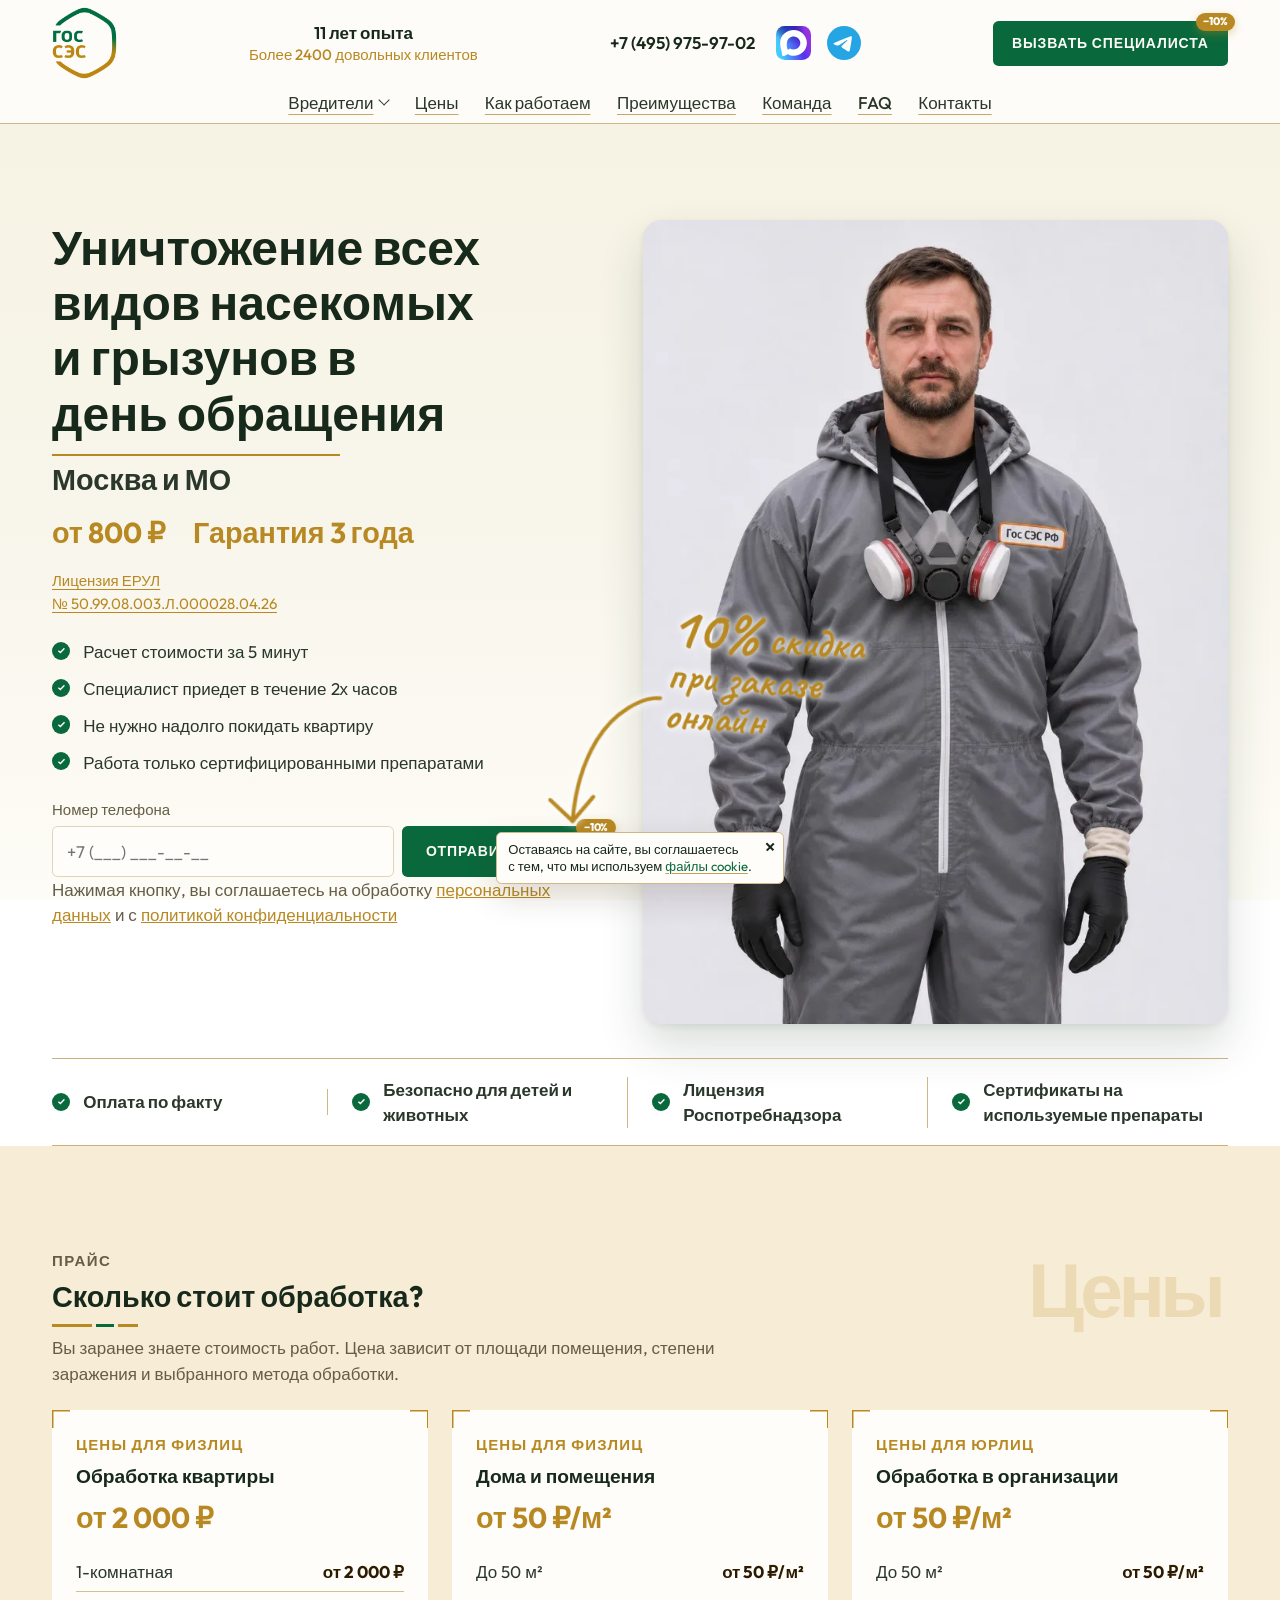
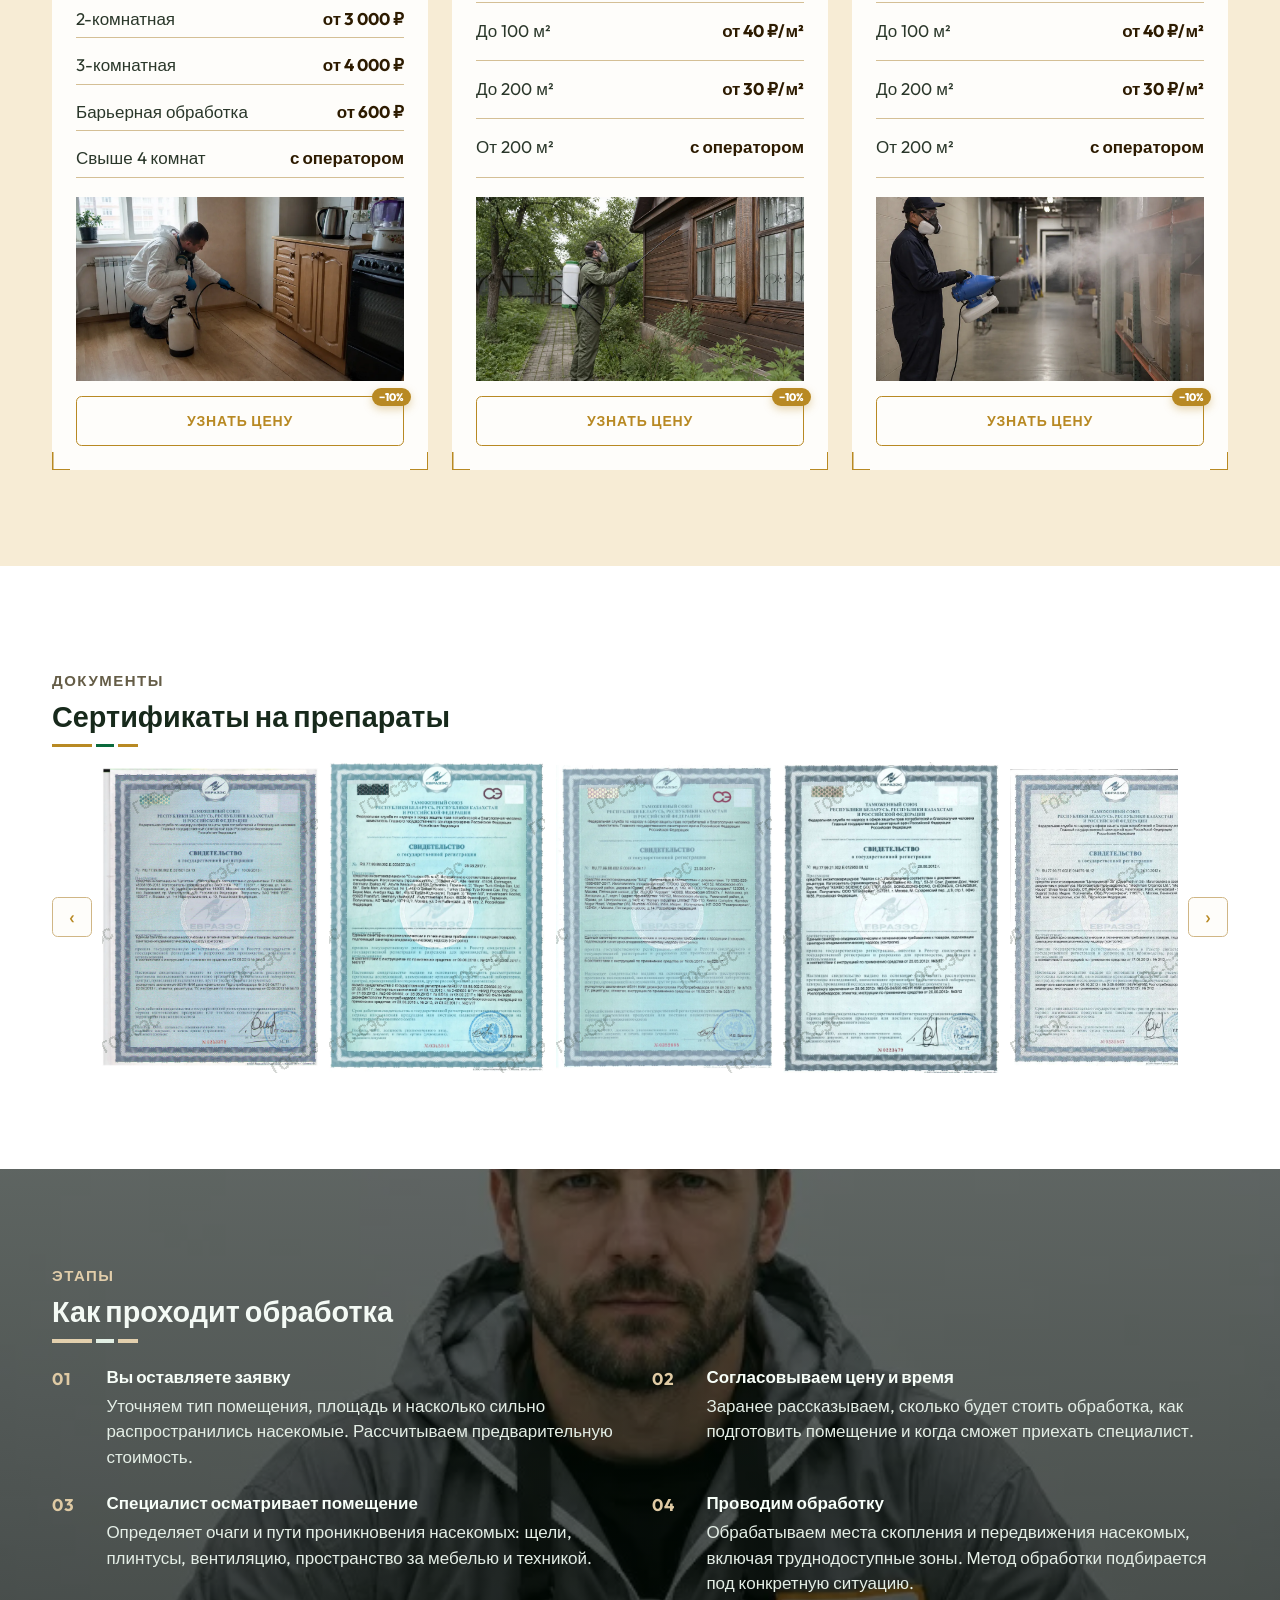
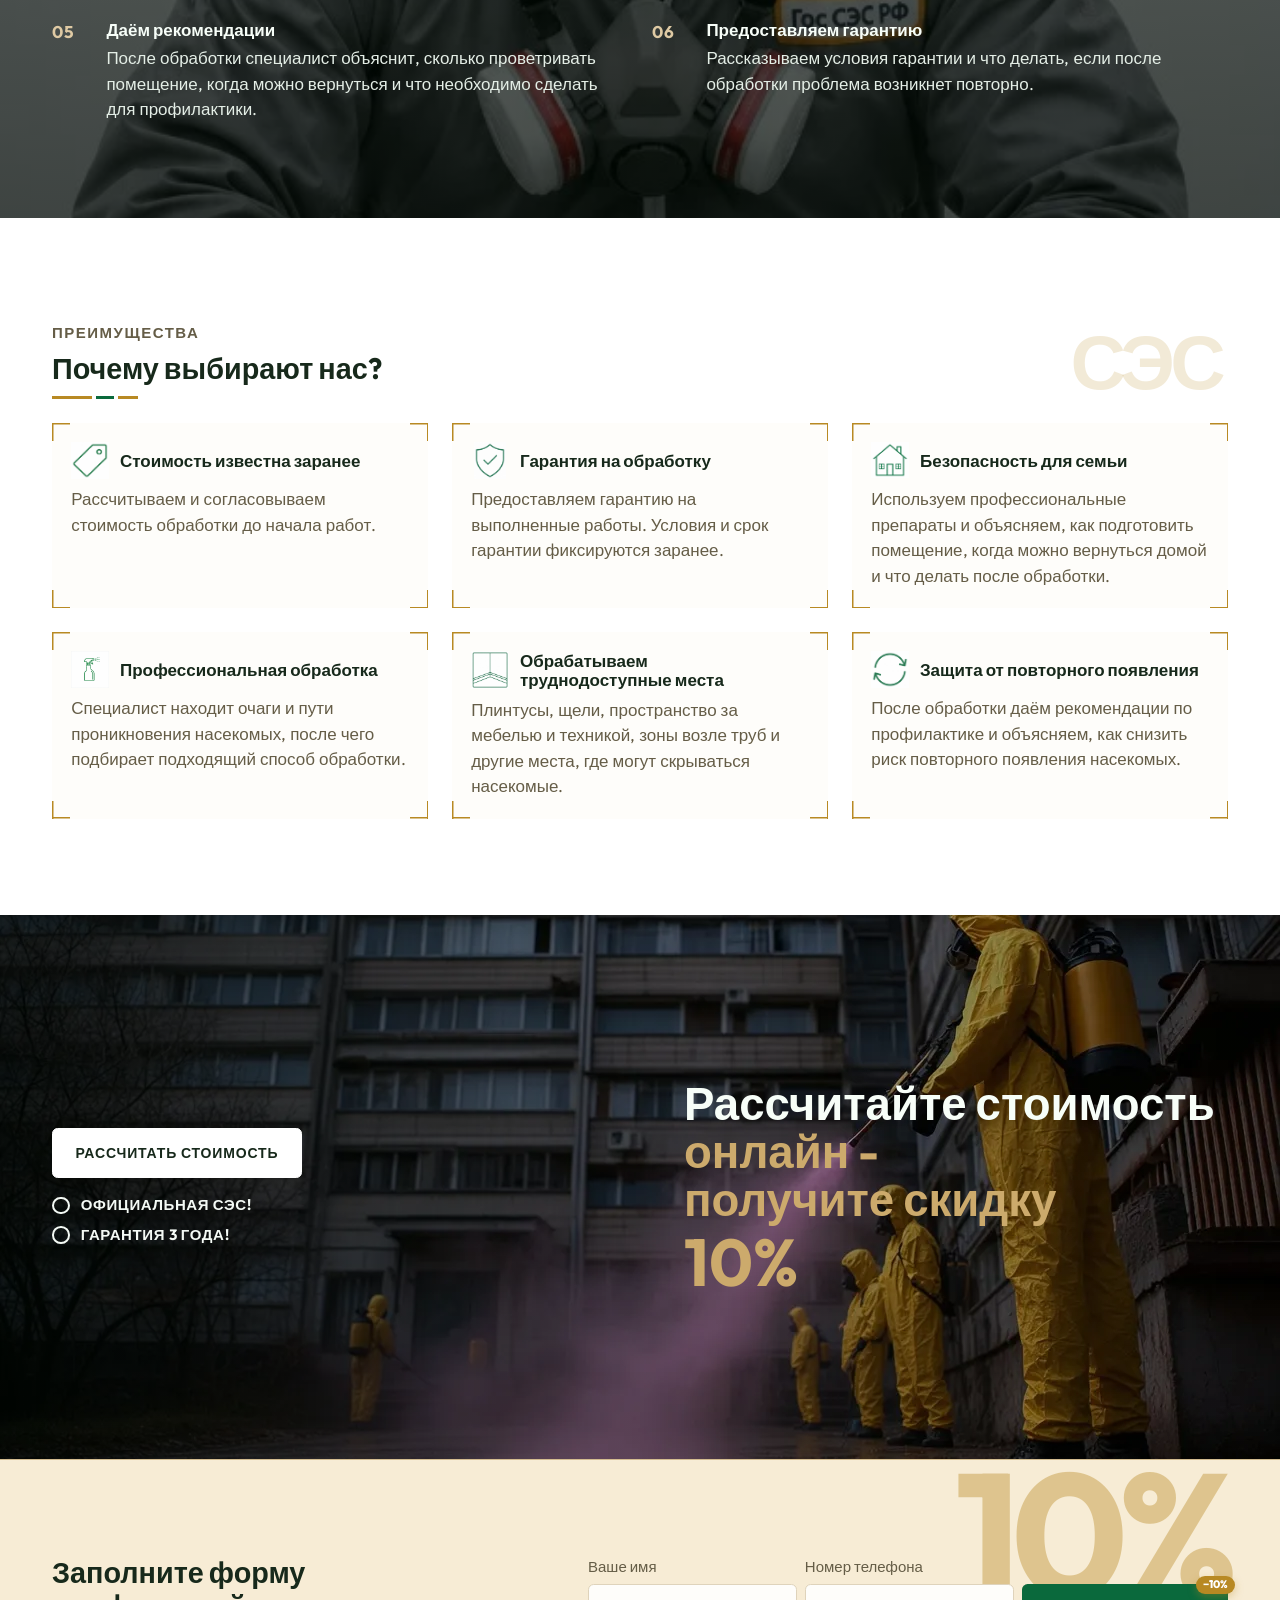
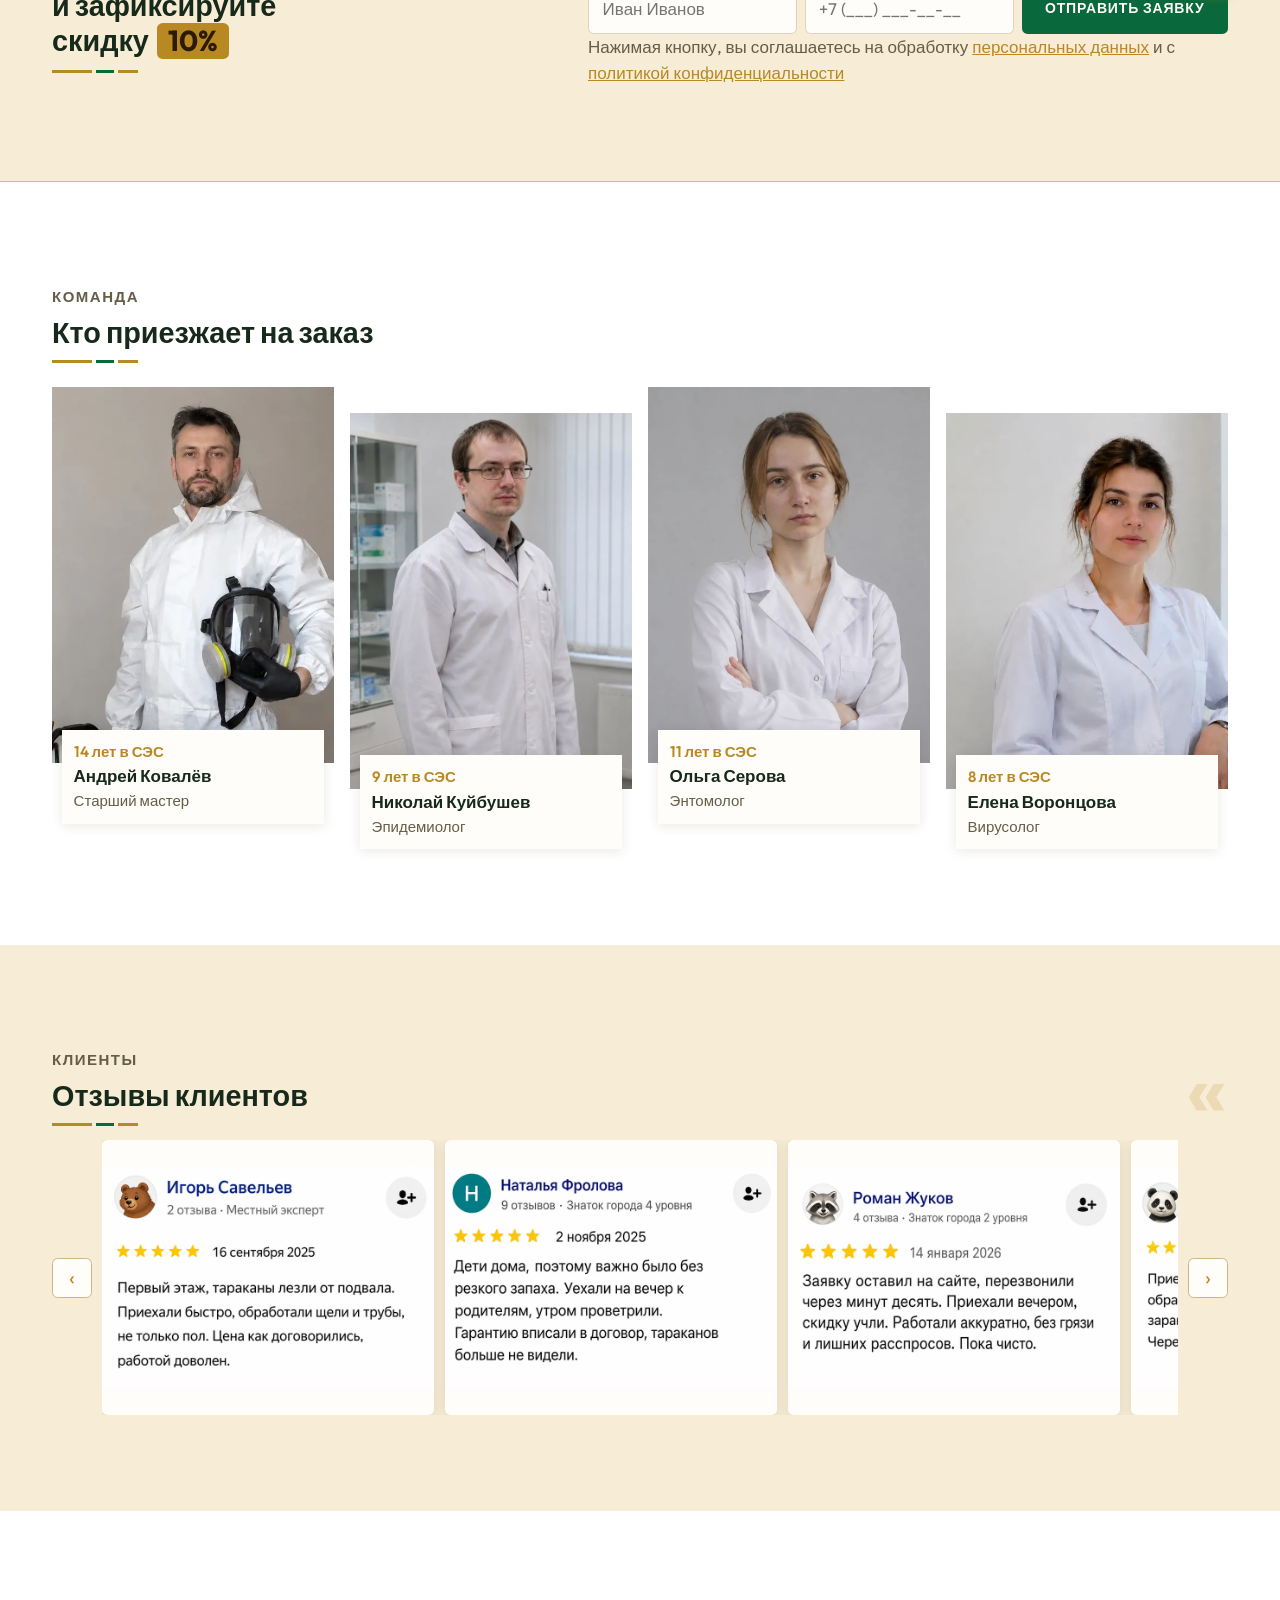
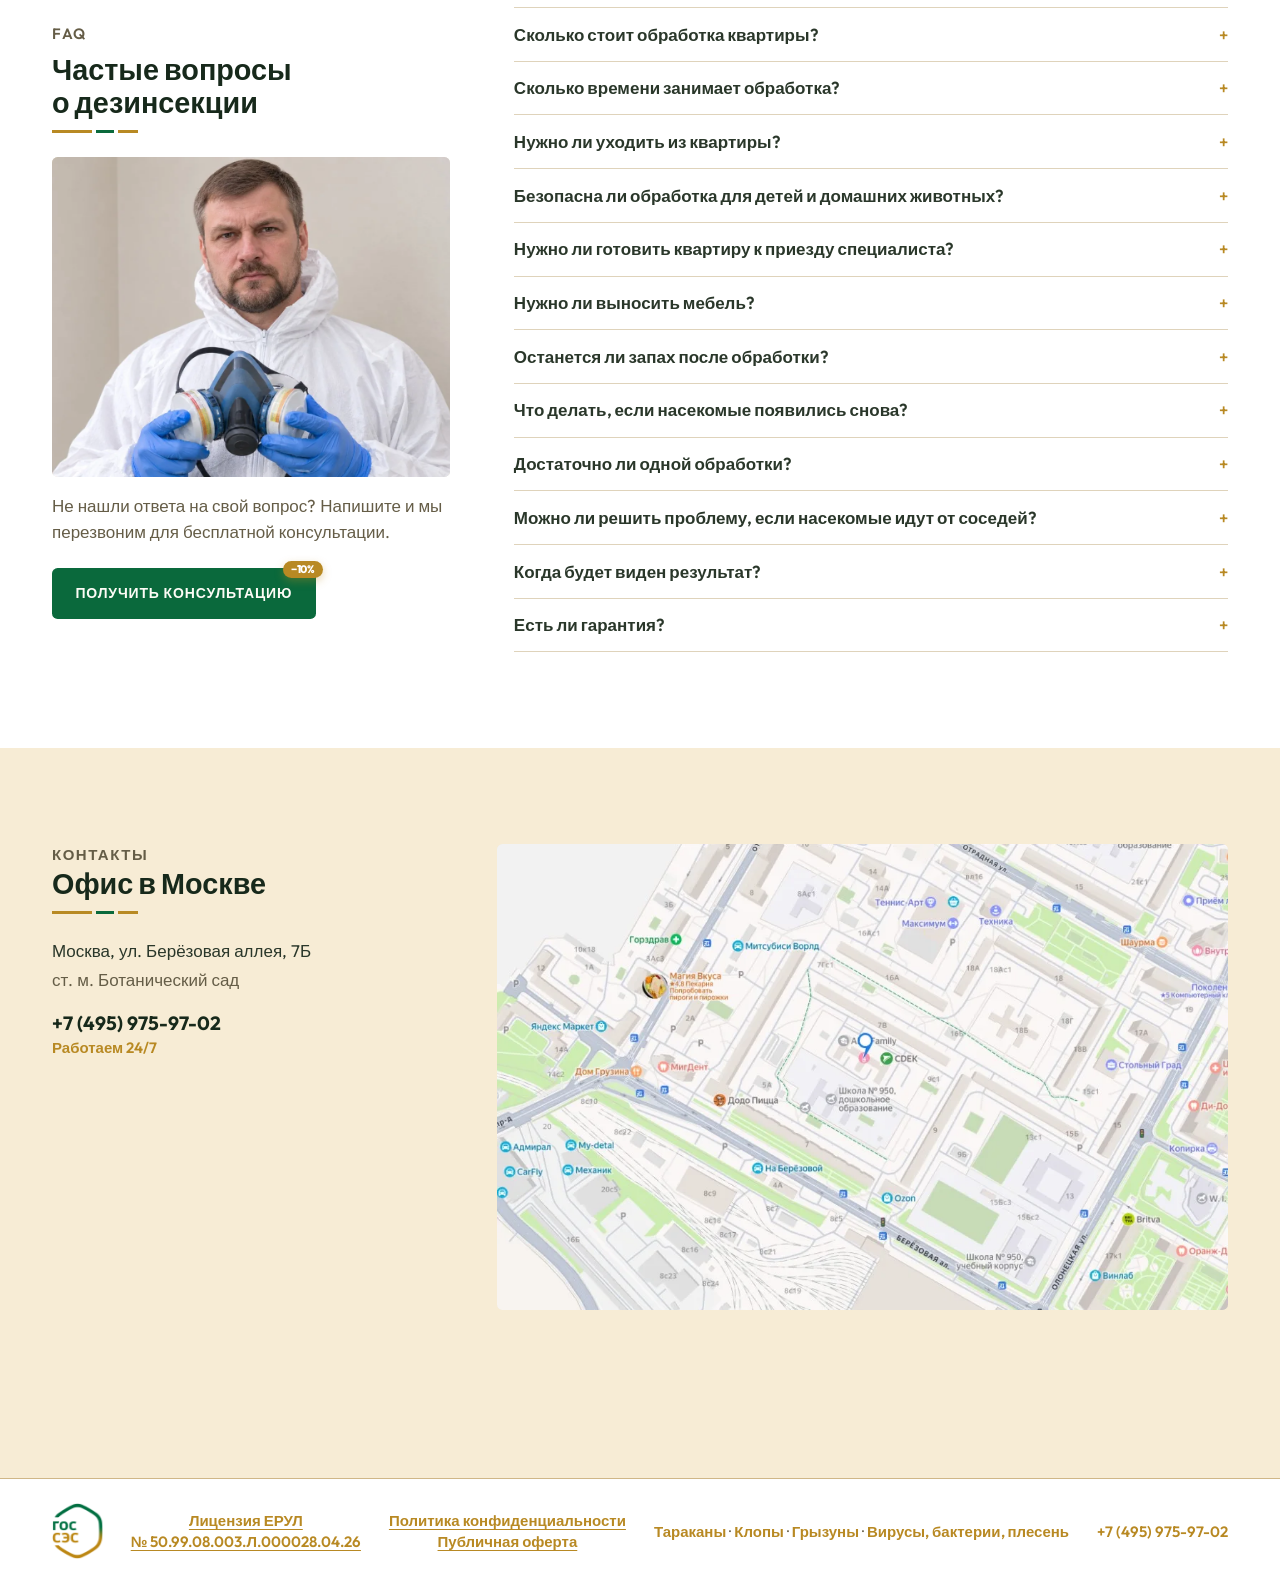
<file: index.html>
<!DOCTYPE html>
<html lang="ru">
<head>
    <meta charset="utf-8">
    <meta name="viewport" content="width=device-width, initial-scale=1">
    <title>Уничтожение всех видов насекомых и грызунов в день обращения</title>
    <meta name="description" content="Профессиональная обработка квартир и домов. Гарантия в договоре. Цена известна заранее. Выезд от 30–60 минут.">
    <link rel="icon" href="assets/img/favicon/favicon.svg" type="image/svg+xml">
    <link rel="icon" href="assets/img/favicon/favicon.ico" sizes="48x48">
    <link rel="apple-touch-icon" href="assets/img/favicon/apple-touch-icon.png">
    <meta name="theme-color" content="#f4f0e6">
    <link rel="preconnect" href="https://fonts.googleapis.com">
    <link rel="preconnect" href="https://fonts.gstatic.com" crossorigin>
    <link href="https://fonts.googleapis.com/css2?family=Caveat:wght@700&family=Outfit:wght@400;500;600;700&display=swap" rel="stylesheet">
    <link rel="stylesheet" href="assets/css/main.css">
    <!-- Yandex.Metrika counter -->
    <script type="text/javascript">
        (function(m,e,t,r,i,k,a){
            m[i]=m[i]||function(){(m[i].a=m[i].a||[]).push(arguments)};
            m[i].l=1*new Date();
            for (var j = 0; j < document.scripts.length; j++) {if (document.scripts[j].src === r) { return; }}
            k=e.createElement(t),a=e.getElementsByTagName(t)[0],k.async=1,k.src=r,a.parentNode.insertBefore(k,a)
        })(window, document,'script','https://mc.yandex.ru/metrika/tag.js?id=114209573', 'ym');

        ym(114209573, 'init', {ssr:true, webvisor:true, clickmap:true, ecommerce:"dataLayer", referrer: document.referrer, url: location.href, accurateTrackBounce:true, trackLinks:true});
    </script>
    <noscript><div><img src="https://mc.yandex.ru/watch/114209573" style="position:absolute; left:-9999px;" alt="" /></div></noscript>
    <!-- /Yandex.Metrika counter -->
</head>
<body>
    <header class="site-header">
        <div class="wrap">
            <a class="site-logo" href="index.html">
                <img src="assets/img/logo.webp" alt="ГОС СЭС">
                <span>ГОС СЭС</span>
            </a>
            <input class="nav-check visually-hidden" id="nav-on" type="checkbox">
            <div class="header-end">
                <div class="header-meta is-stats">
                    <p class="header-city">11 лет опыта</p>
                    <p class="header-hours">Более 2400 довольных клиентов</p>
                </div>
                <div class="header-mid">
                    <a class="header-phone" href="tel:+74959759702">+7 (495) 975-97-02</a>
                    <div class="header-social">
                        <a href="https://max.ru/u/f9LHodD0cOJitkMRdVPSU_ykallpCi2oolahQbnlsm-IitpahW5vZCmAij8" target="_blank" rel="noopener noreferrer"><img src="assets/img/social-max.svg" alt="Макс" width="24" height="24"></a>
                        <a href="https://t.me/dezcentrses" target="_blank" rel="noopener noreferrer"><img src="assets/img/social-tg.svg" alt="Telegram" width="24" height="24"></a>
                    </div>
                </div>
                <a class="btn btn-primary" href="#call" data-open-modal>Вызвать специалиста<span class="btn-off" aria-hidden="true">−10%</span></a>
            </div>
            <label class="nav-burger" for="nav-on">
                <span class="visually-hidden">Меню</span>
                <span class="nav-burger-icon" aria-hidden="true"></span>
            </label>
            <div class="nav-modal">
                <label class="nav-modal-dismiss" for="nav-on">
                    <span class="visually-hidden">Закрыть меню</span>
                </label>
                <div class="nav-modal-card">
                    <nav class="site-nav" aria-label="Разделы">
                        <details class="nav-drop">
                            <summary>Вредители</summary>
                            <div class="nav-drop-list">
                                <a href="tarakany.html">Тараканы</a>
                                <a href="klopy.html">Клопы</a>
                                <a href="gryzuny.html">Грызуны</a>
                                <a href="dezinfekciya.html">Вирусы, бактерии, плесень</a>
                            </div>
                        </details>
                        <a href="#services">Цены</a>
                        <a href="#process">Как работаем</a>
                        <a href="#why">Преимущества</a>
                        <a href="#team">Команда</a>
                        <a href="#faq">FAQ</a>
                        <a href="#contacts">Контакты</a>
                    </nav>
                    <div class="nav-modal-end">
                        <div class="header-meta is-stats">
                            <p class="header-city">11 лет опыта</p>
                            <p class="header-hours">Более 2400 довольных клиентов</p>
                        </div>
                        <div class="header-social">
                            <a href="https://max.ru/u/f9LHodD0cOJitkMRdVPSU_ykallpCi2oolahQbnlsm-IitpahW5vZCmAij8" target="_blank" rel="noopener noreferrer"><img src="assets/img/social-max.svg" alt="Макс" width="24" height="24"></a>
                            <a href="https://t.me/dezcentrses" target="_blank" rel="noopener noreferrer"><img src="assets/img/social-tg.svg" alt="Telegram" width="24" height="24"></a>
                        </div>
                        <a class="header-phone" href="tel:+74959759702">+7 (495) 975-97-02</a>
                        <a class="btn btn-primary" href="#call" data-open-modal>Вызвать специалиста<span class="btn-off" aria-hidden="true">−10%</span></a>
                    </div>
                </div>
            </div>
        </div>
    </header>

    <main id="content">
        <section class="hero">
            <div class="wrap hero-grid">
                <div class="hero-copy">
                    <div class="hero-lead">
                        <h1>Уничтожение всех видов насекомых и грызунов в день обращения</h1>
                        <p class="hero-place">Москва и МО</p>
                    </div>
                    <p class="hero-price"><span class="hero-price-sum">от 800 ₽</span><span class="hero-guarantee">Гарантия 3 года</span></p>
                    <p class="hero-license"><a href="assets/img/license-erul.webp" data-open-doc>Лицензия ЕРУЛ<br>№ 50.99.08.003.Л.000028.04.26</a></p>
                    <ul class="checks" role="list">
                        <li>Расчет стоимости за 5 минут</li>
                        <li>Специалист приедет в течение 2х часов</li>
                        <li>Не нужно надолго покидать квартиру</li>
                        <li>Работа только сертифицированными препаратами</li>
                    </ul>
                    <div class="hero-form">
                    <p class="hero-offer">
                        <span class="hero-offer-text"><b>10%</b> скидка при заказе онлайн</span>
                        <svg class="hero-offer-arrow" viewBox="0 0 160 136" fill="none" aria-hidden="true">
                            <path d="M148 16c-18-6-52 2-78 28-18 18-34 42-46 78"/>
                            <path d="M6 94 24 122 52 102"/>
                        </svg>
                    </p>
                    <div class="form-box">
                        <form action="#" method="post" novalidate>
                            <div class="form-row is-phone">
                                <div class="field">
                                    <label for="hero-phone">Номер телефона</label>
                                    <input id="hero-phone" name="phone" type="tel" inputmode="tel" autocomplete="tel" placeholder="+7 (___) ___-__-__" required>
                                </div>
                                <button class="btn btn-primary" type="submit">Отправить заявку<span class="btn-off" aria-hidden="true">−10%</span></button>
                            </div>
                            <p class="form-error" hidden></p>
                            <p class="form-note">Нажимая кнопку, вы соглашаетесь на обработку <a href="soglasie.html">персональных данных</a> и с <a href="privacy.html">политикой конфиденциальности</a></p>
                        </form>
                        <p class="form-done" hidden>Заявка принята. Перезвоним согласовать время.</p>
                    </div>
                    </div>
                </div>
                <figure class="hero-visual">
                    <img src="assets/img/hero.webp" alt="Специалист Гос СЭС в защитном костюме" width="745" height="1024" fetchpriority="high">
                </figure>
            </div>
        </section>

        <section class="trust" aria-label="Коротко">
            <ul class="trust-list checks wrap" role="list">
                <li>Оплата по факту</li>
                <li>Безопасно для детей и животных</li>
                <li>Лицензия Роспотребнадзора</li>
                <li>Сертификаты на используемые препараты</li>
            </ul>
        </section>

        <section class="section" id="services" data-mark="Цены">
            <div class="wrap">
                <div class="section-head">
                    <p class="section-kicker">Прайс</p>
                    <h2>Сколько стоит обработка?</h2>
                    <p>Вы заранее знаете стоимость работ. Цена зависит от площади помещения, степени заражения и выбранного метода обработки.</p>
                </div>
                <div class="price-board" id="price">
                    <article class="price-row mark-frame">
                        <p class="price-kind">Цены для физлиц</p>
                        <h3>Обработка квартиры</h3>
                        <p class="amount">от 2 000 ₽</p>
                        <ul class="price-list" role="list">
                            <li><span>1-комнатная</span><b>от 2 000 ₽</b></li>
                            <li><span>2-комнатная</span><b>от 3 000 ₽</b></li>
                            <li><span>3-комнатная</span><b>от 4 000 ₽</b></li>
                            <li><span>Барьерная обработка</span><b>от 600 ₽</b></li>
                            <li><span>Свыше 4 комнат</span><b>с оператором</b></li>
                        </ul>
                        <figure class="price-shot">
                            <img src="assets/img/price-apartment.webp" alt="Обработка квартиры" width="1200" height="800" loading="lazy">
                        </figure>
                        <a class="btn btn-ghost" href="#call" data-open-modal data-plan="Обработка квартиры">Узнать цену<span class="btn-off" aria-hidden="true">−10%</span></a>
                    </article>
                    <article class="price-row mark-frame">
                        <p class="price-kind">Цены для физлиц</p>
                        <h3>Дома и помещения</h3>
                        <p class="amount">от 50 ₽/м²</p>
                        <ul class="price-list" role="list">
                            <li><span>До 50 м²</span><b>от 50 ₽/м²</b></li>
                            <li><span>До 100 м²</span><b>от 40 ₽/м²</b></li>
                            <li><span>До 200 м²</span><b>от 30 ₽/м²</b></li>
                            <li><span>От 200 м²</span><b>с оператором</b></li>
                        </ul>
                        <figure class="price-shot">
                            <img src="assets/img/price-house.webp" alt="Обработка частного дома" width="1200" height="800" loading="lazy">
                        </figure>
                        <a class="btn btn-ghost" href="#call" data-open-modal data-plan="Дома и помещения">Узнать цену<span class="btn-off" aria-hidden="true">−10%</span></a>
                    </article>
                    <article class="price-row mark-frame">
                        <p class="price-kind">Цены для юрлиц</p>
                        <h3>Обработка в организации</h3>
                        <p class="amount">от 50 ₽/м²</p>
                        <ul class="price-list" role="list">
                            <li><span>До 50 м²</span><b>от 50 ₽/м²</b></li>
                            <li><span>До 100 м²</span><b>от 40 ₽/м²</b></li>
                            <li><span>До 200 м²</span><b>от 30 ₽/м²</b></li>
                            <li><span>От 200 м²</span><b>с оператором</b></li>
                        </ul>
                        <figure class="price-shot">
                            <img src="assets/img/price-org.webp" alt="Обработка организации" width="1200" height="800" loading="lazy">
                        </figure>
                        <a class="btn btn-ghost" href="#call" data-open-modal data-plan="Обработка в организации">Узнать цену<span class="btn-off" aria-hidden="true">−10%</span></a>
                    </article>
                </div>
            </div>
        </section>

        <section class="section" id="certs">
            <div class="wrap">
                <div class="section-head">
                    <p class="section-kicker">Документы</p>
                    <h2>Сертификаты на препараты</h2>
                </div>
                <div class="certs-carousel" data-shot-carousel="#cert-view">
                    <button class="certs-arrow is-prev" type="button" aria-label="Назад">‹</button>
                    <div class="certs-track">
                        <button class="certs-item" type="button" data-cert-src="assets/img/certs/01-cigatrin.webp">
                            <img src="assets/img/certs/01-cigatrin.webp" alt="Свидетельство: Цигатрин" width="1221" height="1680" loading="lazy">
                        </button>
                        <button class="certs-item" type="button" data-cert-src="assets/img/certs/02-solfac-ew50.webp">
                            <img src="assets/img/certs/02-solfac-ew50.webp" alt="Свидетельство: Сольфак EW 50" width="1187" height="1680" loading="lazy">
                        </button>
                        <button class="certs-item" type="button" data-cert-src="assets/img/certs/03-bac-2017.webp">
                            <img src="assets/img/certs/03-bac-2017.webp" alt="Свидетельство о государственной регистрации, 2017" width="1180" height="1680" loading="lazy">
                        </button>
                        <button class="certs-item" type="button" data-cert-src="assets/img/certs/04-sv-2012.webp">
                            <img src="assets/img/certs/04-sv-2012.webp" alt="Свидетельство о государственной регистрации, 2012" width="1197" height="1680" loading="lazy">
                        </button>
                        <button class="certs-item" type="button" data-cert-src="assets/img/certs/05-scan.webp">
                            <img src="assets/img/certs/05-scan.webp" alt="Свидетельство: Циперметрин 25" width="744" height="1024" loading="lazy">
                        </button>
                        <button class="certs-item" type="button" data-cert-src="assets/img/certs/06-agran.webp">
                            <img src="assets/img/certs/06-agran.webp" alt="Свидетельство: Агран" width="1187" height="1680" loading="lazy">
                        </button>
                        <button class="certs-item" type="button" data-cert-src="assets/img/certs/07-acetin-super.webp">
                            <img src="assets/img/certs/07-acetin-super.webp" alt="Свидетельство: Ацетин Супер КЭ" width="1188" height="1680" loading="lazy">
                        </button>
                        <button class="certs-item" type="button" data-cert-src="assets/img/certs/08-titan.webp">
                            <img src="assets/img/certs/08-titan.webp" alt="Свидетельство: Титан" width="1226" height="1680" loading="lazy">
                        </button>
                        <button class="certs-item" type="button" data-cert-src="assets/img/certs/09-imidin-forte.webp">
                            <img src="assets/img/certs/09-imidin-forte.webp" alt="Свидетельство: Имидин Фортэ" width="1177" height="1680" loading="lazy">
                        </button>
                        <button class="certs-item" type="button" data-cert-src="assets/img/certs/10-solfac-duo.webp">
                            <img src="assets/img/certs/10-solfac-duo.webp" alt="Свидетельство: Сольфак Дуо СК 7,5%" width="1187" height="1679" loading="lazy">
                        </button>
                        <button class="certs-item" type="button" data-cert-src="assets/img/certs/11-k-othrine.webp">
                            <img src="assets/img/certs/11-k-othrine.webp" alt="Свидетельство: К-Отрин СК 50" width="1186" height="1680" loading="lazy">
                        </button>
                        <button class="certs-item" type="button" data-cert-src="assets/img/certs/12-effectiv.webp">
                            <img src="assets/img/certs/12-effectiv.webp" alt="Свидетельство: Эффектив" width="1186" height="1680" loading="lazy">
                        </button>
                        <button class="certs-item" type="button" data-cert-src="assets/img/certs/13-bombei.webp">
                            <img src="assets/img/certs/13-bombei.webp" alt="Свидетельство: Бомбей" width="1188" height="1680" loading="lazy">
                        </button>
                    </div>
                    <button class="certs-arrow is-next" type="button" aria-label="Вперёд">›</button>
                </div>
            </div>
        </section>

        <section class="process" id="process">
            <div class="process-bg" aria-hidden="true">
                <img src="assets/img/process.webp" alt="" width="683" height="1024" loading="lazy">
            </div>
            <div class="wrap process-copy">
                <p class="section-kicker">Этапы</p>
                <h2>Как проходит обработка</h2>
                <ol class="process-list">
                    <li>
                        <span class="process-num" aria-hidden="true">01</span>
                        <div>
                            <h3>Вы оставляете заявку</h3>
                            <p>Уточняем тип помещения, площадь и насколько сильно распространились насекомые. Рассчитываем предварительную стоимость.</p>
                        </div>
                    </li>
                    <li>
                        <span class="process-num" aria-hidden="true">02</span>
                        <div>
                            <h3>Согласовываем цену и время</h3>
                            <p>Заранее рассказываем, сколько будет стоить обработка, как подготовить помещение и когда сможет приехать специалист.</p>
                        </div>
                    </li>
                    <li>
                        <span class="process-num" aria-hidden="true">03</span>
                        <div>
                            <h3>Специалист осматривает помещение</h3>
                            <p>Определяет очаги и пути проникновения насекомых: щели, плинтусы, вентиляцию, пространство за мебелью и техникой.</p>
                        </div>
                    </li>
                    <li>
                        <span class="process-num" aria-hidden="true">04</span>
                        <div>
                            <h3>Проводим обработку</h3>
                            <p>Обрабатываем места скопления и передвижения насекомых, включая труднодоступные зоны. Метод обработки подбирается под конкретную ситуацию.</p>
                        </div>
                    </li>
                    <li>
                        <span class="process-num" aria-hidden="true">05</span>
                        <div>
                            <h3>Даём рекомендации</h3>
                            <p>После обработки специалист объяснит, сколько проветривать помещение, когда можно вернуться и что необходимо сделать для профилактики.</p>
                        </div>
                    </li>
                    <li>
                        <span class="process-num" aria-hidden="true">06</span>
                        <div>
                            <h3>Предоставляем гарантию</h3>
                            <p>Рассказываем условия гарантии и что делать, если после обработки проблема возникнет повторно.</p>
                        </div>
                    </li>
                </ol>
            </div>
        </section>

        <section class="section" id="why" data-mark="СЭС">
            <div class="wrap">
                <div class="section-head">
                    <p class="section-kicker">Преимущества</p>
                    <h2>Почему выбирают нас?</h2>
                </div>
                <ul class="reasons-list" role="list">
                    <li>
                        <div class="reasons-head">
                            <img src="assets/img/icons/icon-price.webp" alt="" width="48" height="48">
                            <h3>Стоимость известна заранее</h3>
                        </div>
                        <p>Рассчитываем и согласовываем стоимость обработки до начала работ.</p>
                    </li>
                    <li>
                        <div class="reasons-head">
                            <img src="assets/img/icons/icon-guarantee.webp" alt="" width="48" height="48">
                            <h3>Гарантия на обработку</h3>
                        </div>
                        <p>Предоставляем гарантию на выполненные работы. Условия и срок гарантии фиксируются заранее.</p>
                    </li>
                    <li>
                        <div class="reasons-head">
                            <img src="assets/img/icons/icon-family.webp" alt="" width="48" height="48">
                            <h3>Безопасность для семьи</h3>
                        </div>
                        <p>Используем профессиональные препараты и объясняем, как подготовить помещение, когда можно вернуться домой и что делать после обработки.</p>
                    </li>
                    <li>
                        <div class="reasons-head">
                            <img src="assets/img/icons/icon-treatment.webp" alt="" width="48" height="48">
                            <h3>Профессиональная обработка</h3>
                        </div>
                        <p>Специалист находит очаги и пути проникновения насекомых, после чего подбирает подходящий способ обработки.</p>
                    </li>
                    <li>
                        <div class="reasons-head">
                            <img src="assets/img/icons/icon-corners.webp" alt="" width="48" height="48">
                            <h3>Обрабатываем труднодоступные места</h3>
                        </div>
                        <p>Плинтусы, щели, пространство за мебелью и техникой, зоны возле труб и другие места, где могут скрываться насекомые.</p>
                    </li>
                    <li>
                        <div class="reasons-head">
                            <img src="assets/img/icons/icon-prevention.webp" alt="" width="48" height="48">
                            <h3>Защита от повторного появления</h3>
                        </div>
                        <p>После обработки даём рекомендации по профилактике и объясняем, как снизить риск повторного появления насекомых.</p>
                    </li>
                </ul>
            </div>
        </section>

        <section class="quiz">
            <div class="quiz-bg" aria-hidden="true">
                <img src="assets/img/quiz-treatment.webp" alt="" width="1280" height="720" loading="lazy">
            </div>
            <div class="wrap quiz-grid">
                <div class="quiz-side">
                    <button class="btn quiz-start" type="button">Рассчитать стоимость</button>
                    <ul class="quiz-points" role="list">
                        <li>Официальная СЭС!</li>
                        <li>Гарантия 3 года!</li>
                    </ul>
                </div>
                <div class="quiz-copy">
                    <h2>Рассчитайте стоимость<span class="quiz-offer">онлайн - получите скидку</span><span class="quiz-off">10%</span></h2>
                </div>
            </div>
            <div class="wrap quiz-panel is-off">
                <button class="quiz-back" type="button"><img src="assets/img/quiz/back.svg" alt="" width="24" height="24">Назад</button>
                <div class="quiz-step">
                    <h3 tabindex="-1">Какая у вас проблема?</h3>
                    <div class="quiz-options">
                        <button class="quiz-option" type="button" data-quiz-value="Насекомые">
                            <img src="assets/img/quiz/bug.svg" alt="" width="48" height="48">
                            <span>Насекомые</span>
                        </button>
                        <button class="quiz-option" type="button" data-quiz-value="Грызуны">
                            <img src="assets/img/quiz/rodent.svg" alt="" width="48" height="48">
                            <span>Грызуны</span>
                        </button>
                        <button class="quiz-option" type="button" data-quiz-value="Запах">
                            <img src="assets/img/quiz/smell.svg" alt="" width="48" height="48">
                            <span>Запах</span>
                        </button>
                        <button class="quiz-option" type="button" data-quiz-value="Плесень">
                            <img src="assets/img/quiz/mold.svg" alt="" width="48" height="48">
                            <span>Плесень</span>
                        </button>
                        <button class="quiz-option" type="button" data-quiz-value="Другое">
                            <img src="assets/img/quiz/other.svg" alt="" width="48" height="48">
                            <span>Другое</span>
                        </button>
                    </div>
                </div>
                <div class="quiz-step is-off">
                    <h3 tabindex="-1">Где необходимо произвести обработку?</h3>
                    <div class="quiz-options">
                        <button class="quiz-option" type="button" data-quiz-value="Квартира">
                            <img src="assets/img/quiz/flat.svg" alt="" width="48" height="48">
                            <span>Квартира</span>
                        </button>
                        <button class="quiz-option" type="button" data-quiz-value="Дом">
                            <img src="assets/img/quiz/house.svg" alt="" width="48" height="48">
                            <span>Дом</span>
                        </button>
                        <button class="quiz-option" type="button" data-quiz-value="Участок">
                            <img src="assets/img/quiz/plot.svg" alt="" width="48" height="48">
                            <span>Участок</span>
                        </button>
                        <button class="quiz-option" type="button" data-quiz-value="Коммерческое помещение">
                            <img src="assets/img/quiz/shop.svg" alt="" width="48" height="48">
                            <span>Коммерческое помещение</span>
                        </button>
                        <button class="quiz-option" type="button" data-quiz-value="Другое">
                            <img src="assets/img/quiz/other.svg" alt="" width="48" height="48">
                            <span>Другое</span>
                        </button>
                    </div>
                </div>
                <div class="quiz-step is-off">
                    <h3 tabindex="-1">Как быстро требуется обработка?</h3>
                    <div class="quiz-options">
                        <button class="quiz-option" type="button" data-quiz-value="Срочно — сегодня">
                            <img src="assets/img/quiz/clock.svg" alt="" width="48" height="48">
                            <span>Срочно — сегодня</span>
                        </button>
                        <button class="quiz-option" type="button" data-quiz-value="В ближайшие 2–3 дня">
                            <img src="assets/img/quiz/calendar.svg" alt="" width="48" height="48">
                            <span>В ближайшие 2–3 дня</span>
                        </button>
                        <button class="quiz-option" type="button" data-quiz-value="В течение недели">
                            <img src="assets/img/quiz/week.svg" alt="" width="48" height="48">
                            <span>В течение недели</span>
                        </button>
                        <button class="quiz-option" type="button" data-quiz-value="Другое">
                            <img src="assets/img/quiz/other.svg" alt="" width="48" height="48">
                            <span>Другое</span>
                        </button>
                    </div>
                </div>
                <div class="quiz-step is-off">
                    <h3 tabindex="-1">Уже пробовали бороться с проблемой?</h3>
                    <div class="quiz-options">
                        <button class="quiz-option" type="button" data-quiz-value="Да, самостоятельно, но без результата">
                            <img src="assets/img/quiz/self.svg" alt="" width="48" height="48">
                            <span>Да, самостоятельно, но без результата</span>
                        </button>
                        <button class="quiz-option" type="button" data-quiz-value="Да, вызывали других специалистов — не помогло">
                            <img src="assets/img/quiz/specialists.svg" alt="" width="48" height="48">
                            <span>Да, вызывали других специалистов — не помогло</span>
                        </button>
                        <button class="quiz-option" type="button" data-quiz-value="Нет, сразу к профессионалам">
                            <img src="assets/img/quiz/shield.svg" alt="" width="48" height="48">
                            <span>Нет, сразу к профессионалам</span>
                        </button>
                    </div>
                </div>
                <form class="quiz-form quiz-step is-off" action="#" method="post" novalidate>
                    <h3 tabindex="-1">Куда отправить расчёт?</h3>
                    <input type="hidden" name="note" value="">
                    <div class="quiz-body">
                    <div class="quiz-fields">
                        <div class="field">
                            <label for="quiz-phone">Номер телефона</label>
                            <input id="quiz-phone" name="phone" type="tel" inputmode="tel" autocomplete="tel" maxlength="18" placeholder="+7 (___) ___-__-__" required>
                        </div>
                        <div class="field">
                            <label for="quiz-name">Ваше имя</label>
                            <input id="quiz-name" name="name" type="text" autocomplete="name" required>
                        </div>
                    </div>
                    <label class="quiz-consent">
                        <input type="checkbox" name="consent">
                        <span>Я согласен(-на) на обработку <a href="soglasie.html">персональных данных</a> и с <a href="privacy.html">политикой конфиденциальности</a></span>
                    </label>
                    <p class="form-error" hidden></p>
                    <button class="btn btn-primary" type="submit">Отправить</button>
                    </div>
                </form>
            </div>
        </section>

        <section class="lead" id="lead">
            <div class="wrap lead-grid">
                <h2>Заполните форму и зафиксируйте скидку <span class="lead-off">10%</span></h2>
                <div class="form-box">
                    <form action="#" method="post" novalidate>
                        <div class="form-row is-lead">
                            <div class="field">
                                <label for="lead-name">Ваше имя</label>
                                <input id="lead-name" name="name" type="text" autocomplete="name" placeholder="Иван Иванов" required>
                            </div>
                            <div class="field">
                                <label for="lead-phone">Номер телефона</label>
                                <input id="lead-phone" name="phone" type="tel" inputmode="tel" autocomplete="tel" placeholder="+7 (___) ___-__-__" required>
                            </div>
                            <button class="btn btn-primary" type="submit">Отправить заявку<span class="btn-off" aria-hidden="true">−10%</span></button>
                        </div>
                        <p class="form-error" hidden></p>
                        <p class="form-note">Нажимая кнопку, вы соглашаетесь на обработку <a href="soglasie.html">персональных данных</a> и с <a href="privacy.html">политикой конфиденциальности</a></p>
                    </form>
                    <p class="form-done" hidden>Заявка принята. Перезвоним и зафиксируем скидку.</p>
                </div>
            </div>
        </section>

        <section class="section team" id="team">
            <div class="wrap">
                <div class="section-head">
                    <p class="section-kicker">Команда</p>
                    <h2>Кто приезжает на заказ</h2>
                </div>
                <ul class="team-list" role="list">
                    <li>
                        <figure class="team-card">
                            <img src="assets/img/team-master.webp" alt="Андрей Ковалёв, старший мастер" width="1024" height="682" loading="lazy">
                            <figcaption>
                                <p class="team-years">14 лет в СЭС</p>
                                <h3>Андрей Ковалёв</h3>
                                <p>Старший мастер</p>
                            </figcaption>
                        </figure>
                    </li>
                    <li>
                        <figure class="team-card">
                            <img class="is-down" src="assets/img/team-epidemiolog.webp" alt="Николай Куйбушев, эпидемиолог" width="682" height="1024" loading="lazy">
                            <figcaption>
                                <p class="team-years">9 лет в СЭС</p>
                                <h3>Николай Куйбушев</h3>
                                <p>Эпидемиолог</p>
                            </figcaption>
                        </figure>
                    </li>
                    <li>
                        <figure class="team-card">
                            <img src="assets/img/team-entomolog.webp" alt="Ольга Серова, энтомолог" width="1024" height="1004" loading="lazy">
                            <figcaption>
                                <p class="team-years">11 лет в СЭС</p>
                                <h3>Ольга Серова</h3>
                                <p>Энтомолог</p>
                            </figcaption>
                        </figure>
                    </li>
                    <li>
                        <figure class="team-card">
                            <img class="is-side" src="assets/img/team-virolog.webp" alt="Елена Воронцова, вирусолог" width="1024" height="682" loading="lazy">
                            <figcaption>
                                <p class="team-years">8 лет в СЭС</p>
                                <h3>Елена Воронцова</h3>
                                <p>Вирусолог</p>
                            </figcaption>
                        </figure>
                    </li>
                </ul>
            </div>
        </section>

        <section class="reviews" id="reviews" data-mark="«">
            <div class="wrap">
                <div class="section-head">
                    <p class="section-kicker">Клиенты</p>
                    <h2>Отзывы клиентов</h2>
                </div>
                <div class="certs-carousel reviews-carousel" data-shot-carousel="#review-view">
                    <button class="certs-arrow is-prev" type="button" aria-label="Назад">‹</button>
                    <div class="certs-track">
                        <button class="certs-item" type="button" data-cert-src="assets/img/reviews/review-maps-igor.webp">
                            <img src="assets/img/reviews/review-maps-igor.webp" alt="Отзыв Игоря Савельева на Яндекс Картах" width="1536" height="1024" loading="lazy">
                        </button>
                        <button class="certs-item" type="button" data-cert-src="assets/img/reviews/review-maps-natalya.webp">
                            <img src="assets/img/reviews/review-maps-natalya.webp" alt="Отзыв Натальи Фроловой на Яндекс Картах" width="1536" height="1024" loading="lazy">
                        </button>
                        <button class="certs-item" type="button" data-cert-src="assets/img/reviews/review-maps-roman.webp">
                            <img src="assets/img/reviews/review-maps-roman.webp" alt="Отзыв Романа Жукова на Яндекс Картах" width="1536" height="1024" loading="lazy">
                        </button>
                        <button class="certs-item" type="button" data-cert-src="assets/img/reviews/review-maps-maria.webp">
                            <img src="assets/img/reviews/review-maps-maria.webp" alt="Отзыв Марии Соколовой на Яндекс Картах" width="1536" height="1024" loading="lazy">
                        </button>
                        <button class="certs-item" type="button" data-cert-src="assets/img/reviews/review-maps-anna.webp">
                            <img src="assets/img/reviews/review-maps-anna.webp" alt="Отзыв Анны Кузнецовой на Яндекс Картах" width="959" height="609" loading="lazy">
                        </button>
                        <button class="certs-item" type="button" data-cert-src="assets/img/reviews/review-maps-andrey.webp">
                            <img src="assets/img/reviews/review-maps-andrey.webp" alt="Отзыв Андрея Белова на Яндекс Картах" width="1536" height="1024" loading="lazy">
                        </button>
                        <button class="certs-item" type="button" data-cert-src="assets/img/reviews/review-maps-dmitry.webp">
                            <img src="assets/img/reviews/review-maps-dmitry.webp" alt="Отзыв Дмитрия Орлова на Яндекс Картах" width="960" height="617" loading="lazy">
                        </button>
                        <button class="certs-item" type="button" data-cert-src="assets/img/reviews/review-maps-elena.webp">
                            <img src="assets/img/reviews/review-maps-elena.webp" alt="Отзыв Елены Смирновой на Яндекс Картах" width="956" height="792" loading="lazy">
                        </button>
                        <button class="certs-item" type="button" data-cert-src="assets/img/reviews/review-maps-olga.webp">
                            <img src="assets/img/reviews/review-maps-olga.webp" alt="Отзыв Ольги Васильевой на Яндекс Картах" width="1536" height="1024" loading="lazy">
                        </button>
                        <button class="certs-item" type="button" data-cert-src="assets/img/reviews/review-maps-ivan.webp">
                            <img src="assets/img/reviews/review-maps-ivan.webp" alt="Отзыв Ивана Петрова на Яндекс Картах" width="952" height="750" loading="lazy">
                        </button>
                    </div>
                    <button class="certs-arrow is-next" type="button" aria-label="Вперёд">›</button>
                </div>
            </div>
        </section>

        <section class="section faq" id="faq">
            <div class="wrap faq-grid">
                <div class="faq-intro">
                    <p class="section-kicker">FAQ</p>
                    <h2>Частые вопросы о дезинсекции</h2>
                    <figure class="faq-shot">
                        <img src="assets/img/faq.webp" alt="Специалист со средством защиты" width="1024" height="768" loading="lazy">
                    </figure>
                    <p>Не нашли ответа на свой вопрос? Напишите и мы перезвоним для бесплатной консультации.</p>
                    <a class="btn btn-primary" href="#call" data-open-modal>Получить консультацию<span class="btn-off" aria-hidden="true">−10%</span></a>
                </div>
                <div class="faq-list">
                    <details>
                        <summary>Сколько стоит обработка квартиры?</summary>
                        <p>Стоимость зависит от площади помещения, вида насекомых, степени заражения и выбранного метода. Предварительную цену специалист рассчитает до выезда после нескольких уточняющих вопросов.</p>
                    </details>
                    <details>
                        <summary>Сколько времени занимает обработка?</summary>
                        <p>Продолжительность зависит от площади и степени заражения. В большинстве случаев обработка обычной квартиры занимает около 30–60 минут.</p>
                    </details>
                    <details>
                        <summary>Нужно ли уходить из квартиры?</summary>
                        <p>Во время обработки в помещении не должны находиться посторонние люди и домашние животные. Специалист заранее расскажет, когда можно будет вернуться и сколько времени необходимо проветривать квартиру.</p>
                    </details>
                    <details>
                        <summary>Безопасна ли обработка для детей и домашних животных?</summary>
                        <p>Используем профессиональные средства для дезинсекции и соблюдаем требования к их применению. Перед обработкой расскажем, как подготовить помещение, продукты, детские вещи и домашних животных.</p>
                    </details>
                    <details>
                        <summary>Нужно ли готовить квартиру к приезду специалиста?</summary>
                        <p>Да, но сложной подготовки обычно не требуется. Необходимо убрать открытые продукты и посуду, обеспечить доступ к плинтусам и местам возможного скопления насекомых. Подробную инструкцию дадим заранее.</p>
                    </details>
                    <details>
                        <summary>Нужно ли выносить мебель?</summary>
                        <p>Обычно нет. Важно обеспечить специалисту доступ к плинтусам, трубам, пространству под раковиной и другим скрытым зонам.</p>
                    </details>
                    <details>
                        <summary>Останется ли запах после обработки?</summary>
                        <p>Это зависит от применяемого препарата и способа обработки. После завершения работ специалист расскажет, сколько необходимо проветривать помещение и какие поверхности следует протереть.</p>
                    </details>
                    <details>
                        <summary>Что делать, если насекомые появились снова?</summary>
                        <p>Повторное появление возможно, например, если они проникают из соседних квартир или общедомовых помещений. Специалист поможет определить возможные пути проникновения и даст рекомендации по профилактике. Если случай подпадает под условия гарантии, действуем согласно гарантийным обязательствам.</p>
                    </details>
                    <details>
                        <summary>Достаточно ли одной обработки?</summary>
                        <p>Во многих случаях одной профессиональной обработки достаточно, однако результат зависит от степени заражения, состояния помещения и источника появления насекомых. При сложных случаях специалист заранее объяснит, может ли потребоваться повторная обработка.</p>
                    </details>
                    <details>
                        <summary>Можно ли решить проблему, если насекомые идут от соседей?</summary>
                        <p>Обработка позволяет уничтожить насекомых в квартире и значительно снизить риск их повторного появления. Дополнительно специалист может рекомендовать обработку путей проникновения — вентиляции, щелей, зон возле труб и коммуникаций.</p>
                    </details>
                    <details>
                        <summary>Когда будет виден результат?</summary>
                        <p>Часть насекомых погибает во время и вскоре после обработки, однако действие препаратов продолжается некоторое время. Поэтому отдельные особи могут встречаться и после проведения дезинсекции.</p>
                    </details>
                    <details>
                        <summary>Есть ли гарантия?</summary>
                        <p>Да, на обработку предоставляется гарантия в соответствии с условиями оказания услуги. Срок и условия гарантии сообщаем до начала работ.</p>
                    </details>
                </div>
            </div>
        </section>

        <section class="section contacts" id="contacts">
            <div class="wrap contacts-grid">
                <div class="contacts-copy">
                    <div class="section-head">
                        <p class="section-kicker">Контакты</p>
                        <h2>Офис в Москве</h2>
                    </div>
                    <address class="contacts-address">
                        <p>Москва, ул. Берёзовая аллея, 7Б</p>
                        <p class="contacts-metro">ст. м. Ботанический сад</p>
                    </address>
                    <p><a class="contacts-phone" href="tel:+74959759702">+7 (495) 975-97-02</a></p>
                    <p class="contacts-hours">Работаем 24/7</p>
                </div>
                <div class="contacts-map">
                    <img src="assets/img/office-map.webp" alt="Офис на карте: Москва, ул. Берёзовая аллея, 7Б" width="1024" height="653" loading="lazy">
                </div>
            </div>
        </section>
    </main>

    <footer class="site-footer">
        <div class="wrap">
            <a class="site-logo" href="index.html">
                <img src="assets/img/logo.webp" alt="ГОС СЭС">
                <span>ГОС СЭС</span>
            </a>
            <p><a class="is-doc" href="assets/img/license-erul.webp" data-open-doc>Лицензия ЕРУЛ<br>№ 50.99.08.003.Л.000028.04.26</a></p>
            <p><a class="is-doc" href="privacy.html">Политика конфиденциальности</a><br><a class="is-doc" href="oferta.html">Публичная оферта</a></p>
            <p><a href="tarakany.html">Тараканы</a> · <a href="klopy.html">Клопы</a> · <a href="gryzuny.html">Грызуны</a> · <a href="dezinfekciya.html">Вирусы, бактерии, плесень</a></p>
            <p><a href="tel:+74959759702">+7 (495) 975-97-02</a></p>
        </div>
    </footer>

    <dialog class="modal" id="call" aria-labelledby="call-title">
        <button class="modal-close" type="button" data-close-modal aria-label="Закрыть"></button>
        <h2 id="call-title">Оставьте номер</h2>
        <div class="modal-deal">
            <span class="modal-deal-badge">−10%</span>
            <p class="modal-deal-text">Зафиксируем скидку 10% для заказа с сайта</p>
        </div>
        <p class="modal-lead">Перезвоним и согласуем время выезда.</p>
        <div class="form-box">
            <form action="#" method="post" novalidate>
                <input type="hidden" id="lead-plan" name="plan" value="">
                <div class="field">
                    <label for="modal-name">Ваше имя</label>
                    <input id="modal-name" name="name" type="text" autocomplete="name" placeholder="Иван Иванов" required>
                </div>
                <div class="field">
                    <label for="modal-phone">Номер телефона</label>
                    <input id="modal-phone" name="phone" type="tel" inputmode="tel" autocomplete="tel" placeholder="+7 (___) ___-__-__" required>
                </div>
                <button class="btn btn-primary" type="submit">Отправить заявку<span class="btn-off" aria-hidden="true">−10%</span></button>
                <p class="form-error" hidden></p>
                <p class="form-note">Нажимая кнопку, вы соглашаетесь на обработку <a href="soglasie.html">персональных данных</a> и с <a href="privacy.html">политикой конфиденциальности</a></p>
            </form>
            <p class="form-done" hidden>Заявка принята. Перезвоним согласовать время.</p>
        </div>
    </dialog>

    <dialog class="cert-lightbox" id="cert-view" aria-label="Просмотр сертификата">
        <button class="cert-lightbox-close" type="button" data-cert-close aria-label="Закрыть"></button>
        <div class="cert-lightbox-stage">
            <button class="certs-arrow is-prev" type="button" data-cert-prev aria-label="Предыдущий">‹</button>
            <img alt="">
            <button class="certs-arrow is-next" type="button" data-cert-next aria-label="Следующий">›</button>
        </div>
    </dialog>

    <dialog class="cert-lightbox" id="review-view" aria-label="Просмотр отзыва">
        <button class="cert-lightbox-close" type="button" data-cert-close aria-label="Закрыть"></button>
        <div class="cert-lightbox-stage">
            <button class="certs-arrow is-prev" type="button" data-cert-prev aria-label="Предыдущий">‹</button>
            <img alt="">
            <button class="certs-arrow is-next" type="button" data-cert-next aria-label="Следующий">›</button>
        </div>
    </dialog>

    <dialog class="cert-lightbox" id="license-view" aria-label="Просмотр лицензии">
        <button class="cert-lightbox-close" type="button" data-cert-close aria-label="Закрыть"></button>
        <div class="cert-lightbox-stage">
            <img src="assets/img/license-erul.webp" alt="Лицензия ЕРУЛ № 50.99.08.003.Л.000028.04.26" width="1309" height="1853">
        </div>
    </dialog>

    <script src="assets/js/media.js"></script>
    <script src="assets/js/nav.js" defer></script>
    <script src="assets/js/forms.js" defer></script>
    <script src="assets/js/quiz.js" defer></script>
    <script src="assets/js/certs.js" defer></script>
    <div class="cookie" id="cookie" hidden>
        <p>Оставаясь на сайте, вы соглашаетесь<br>с тем, что мы используем <a href="cookies.html">файлы cookie</a>.</p>
        <button class="cookie-x" type="button" aria-label="Закрыть"></button>
    </div>
    <script src="assets/js/cookie.js"></script>

    <link rel="stylesheet" href="https://cdn.envybox.io/widget/cbk.css">
    <script type="text/javascript" src="https://cdn.envybox.io/widget/cbk.js?wcb_code=e65398c9c5c36e1660ae6822b784f4d7" charset="UTF-8" async></script>
</body>
</html>
</file>
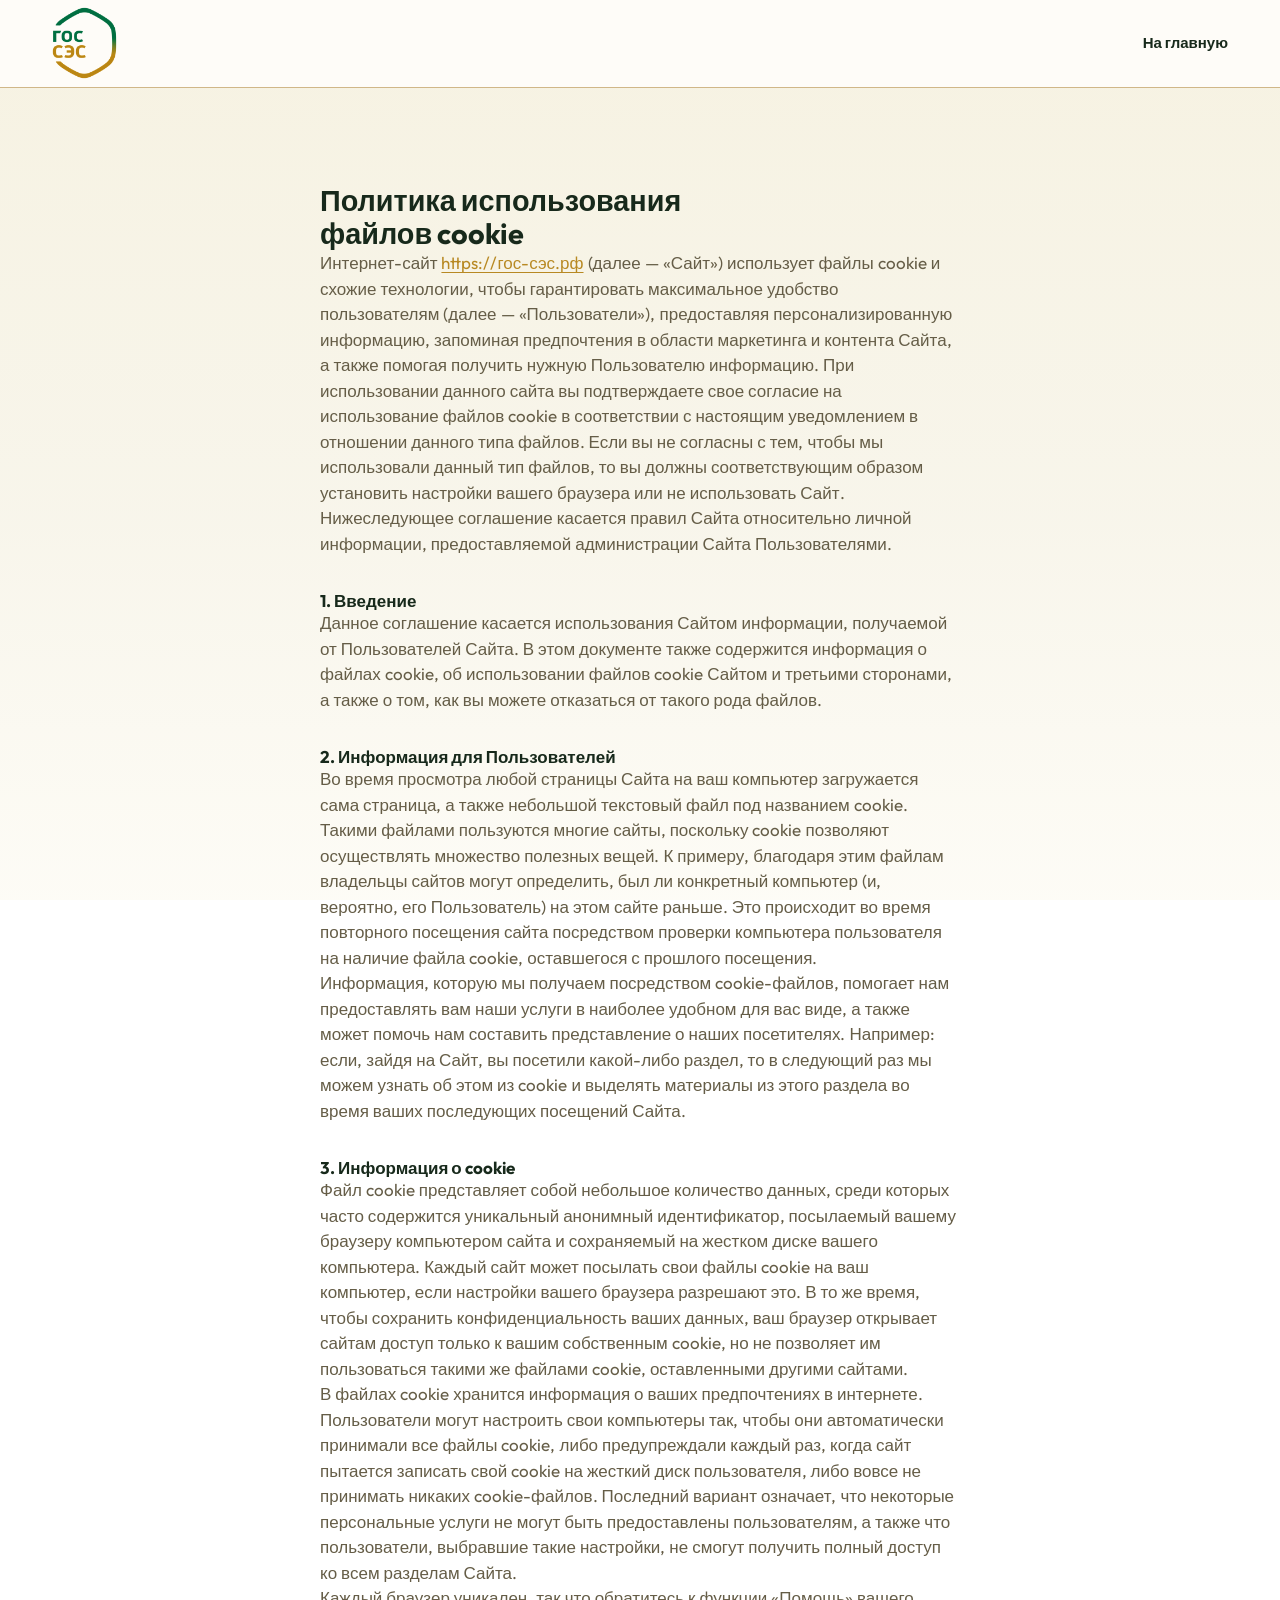
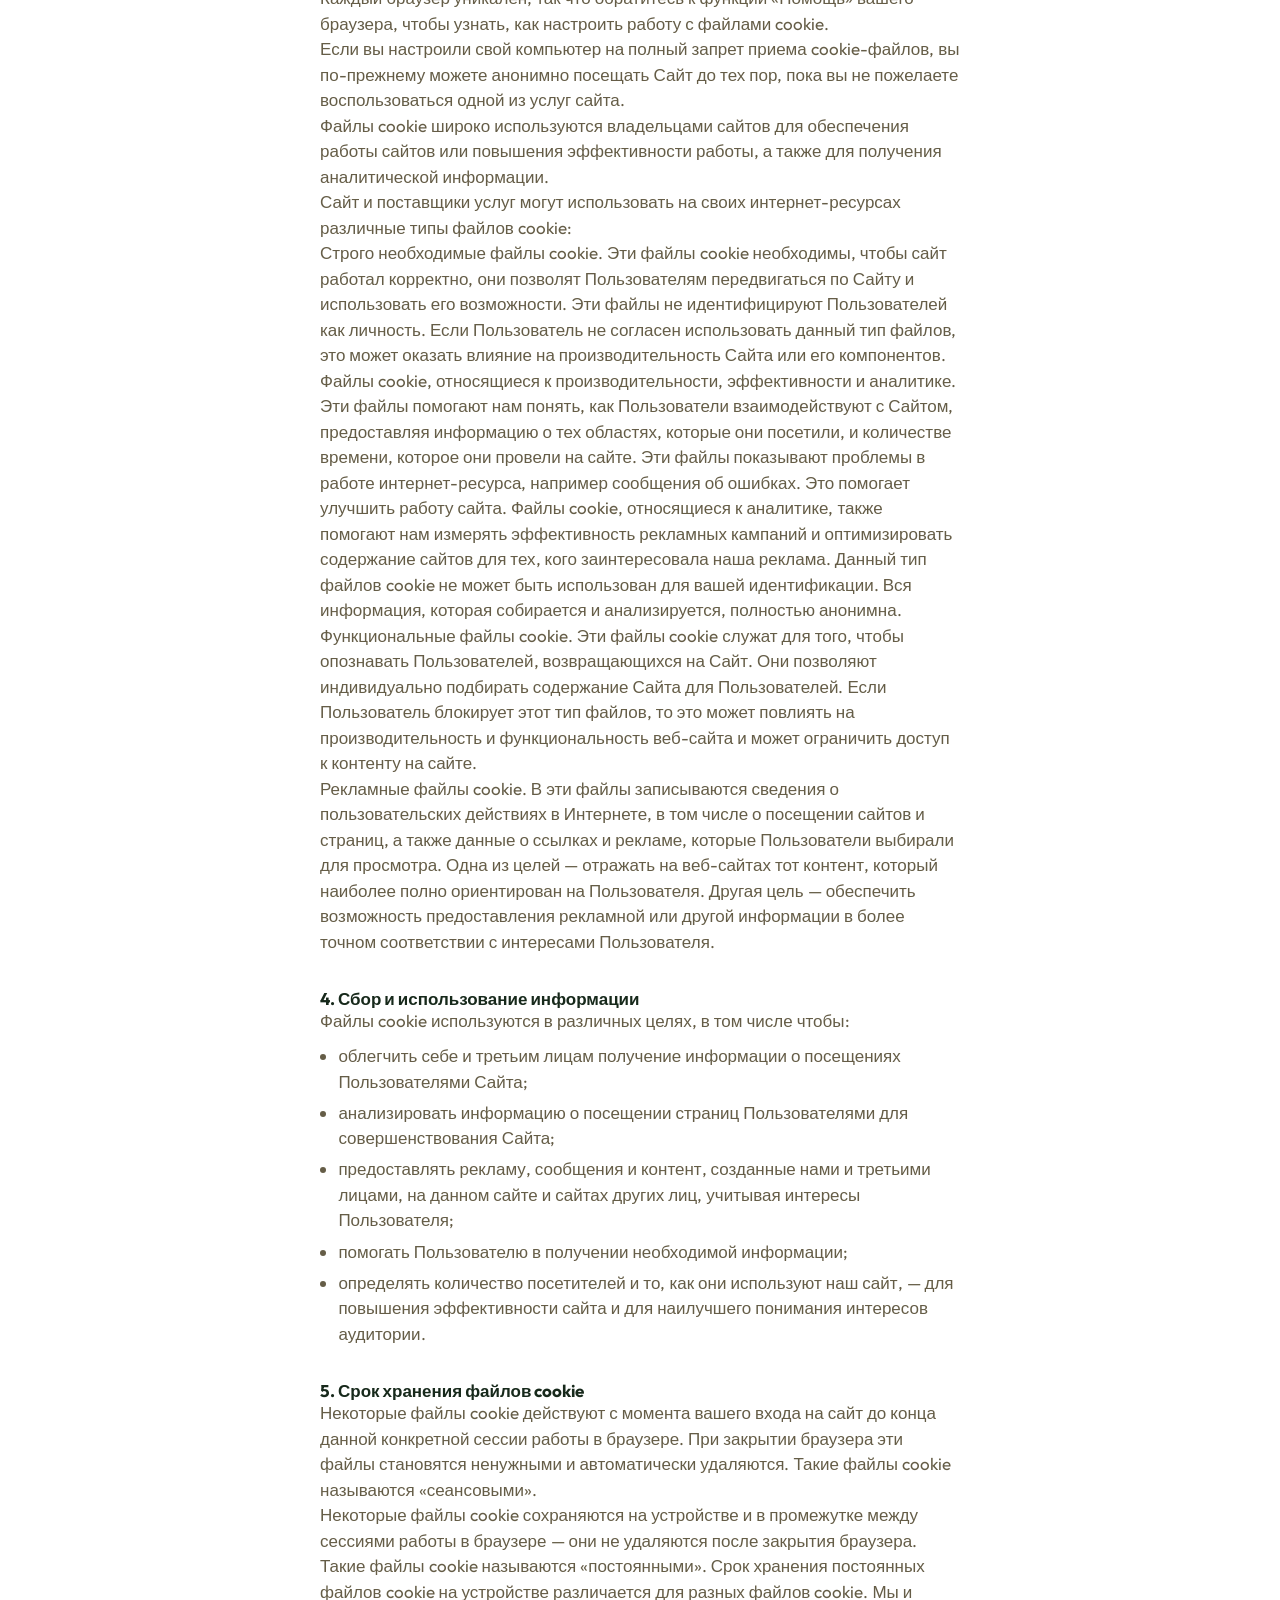
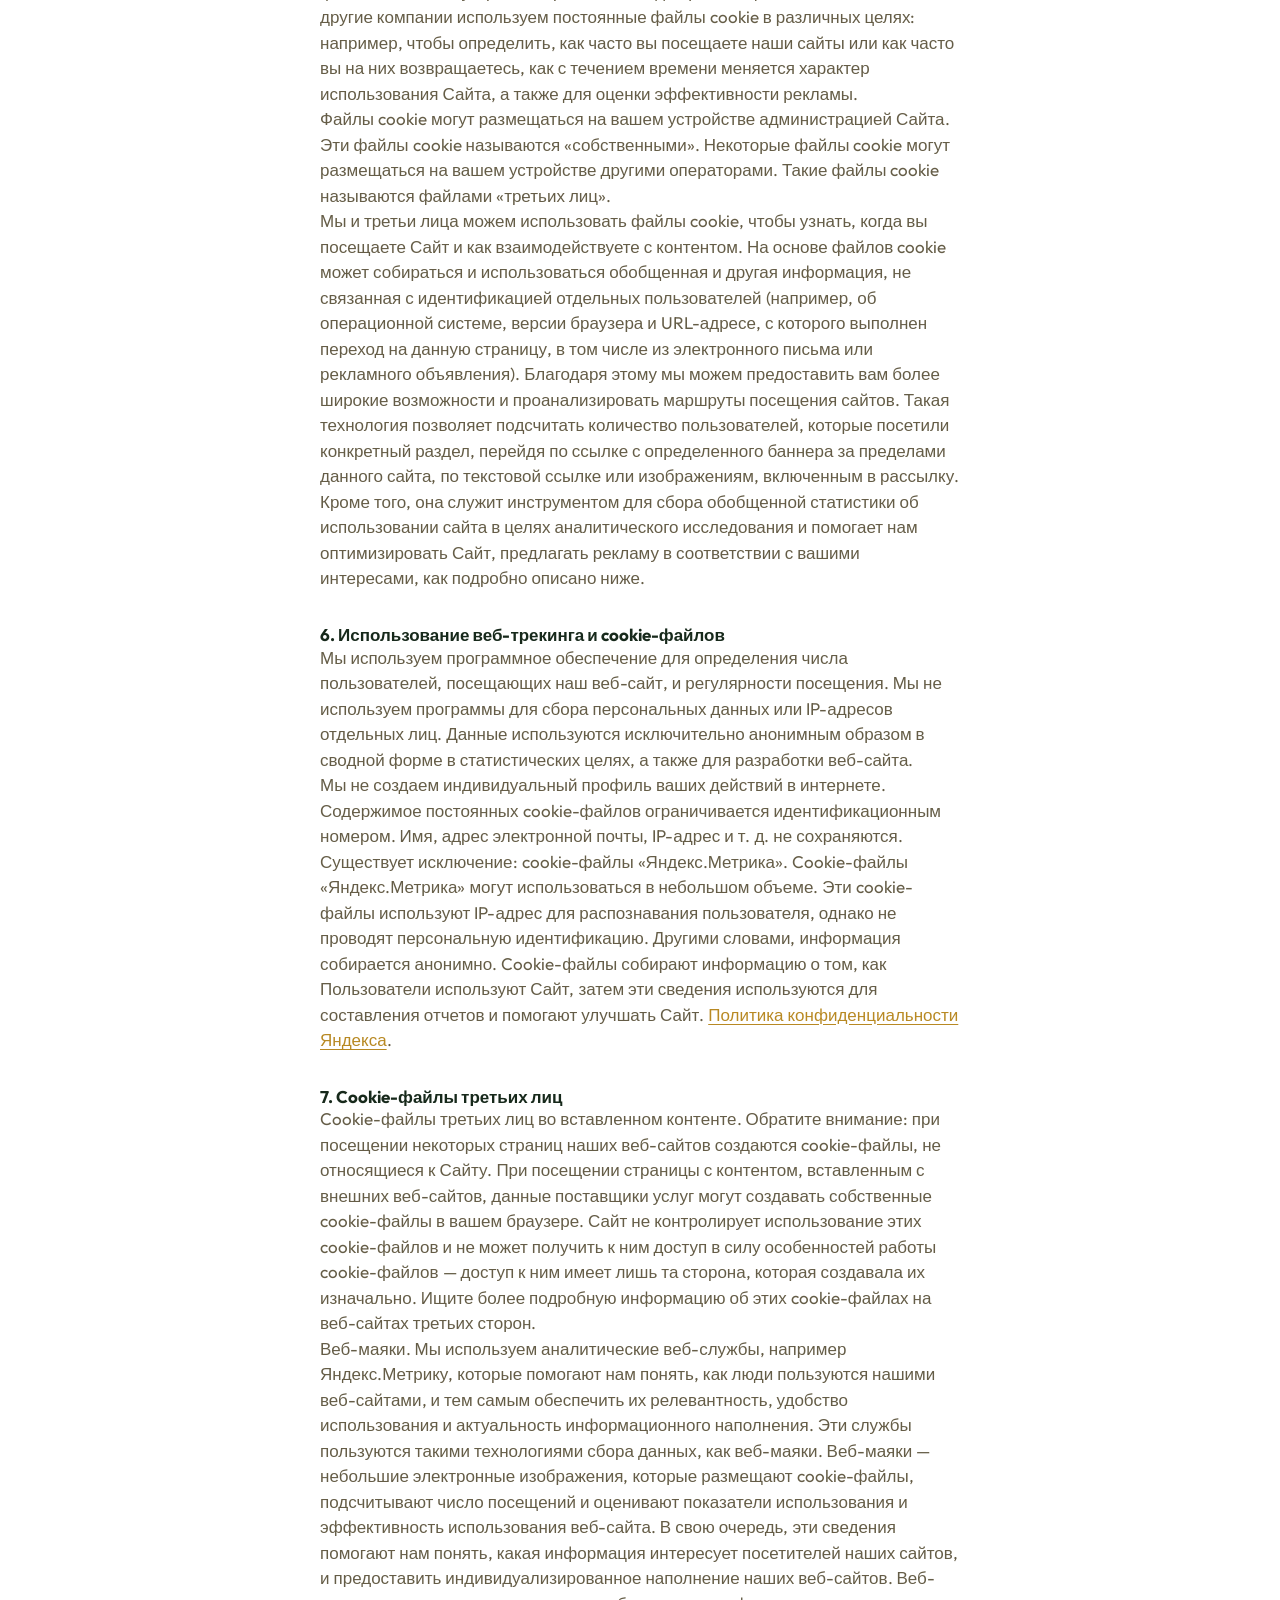
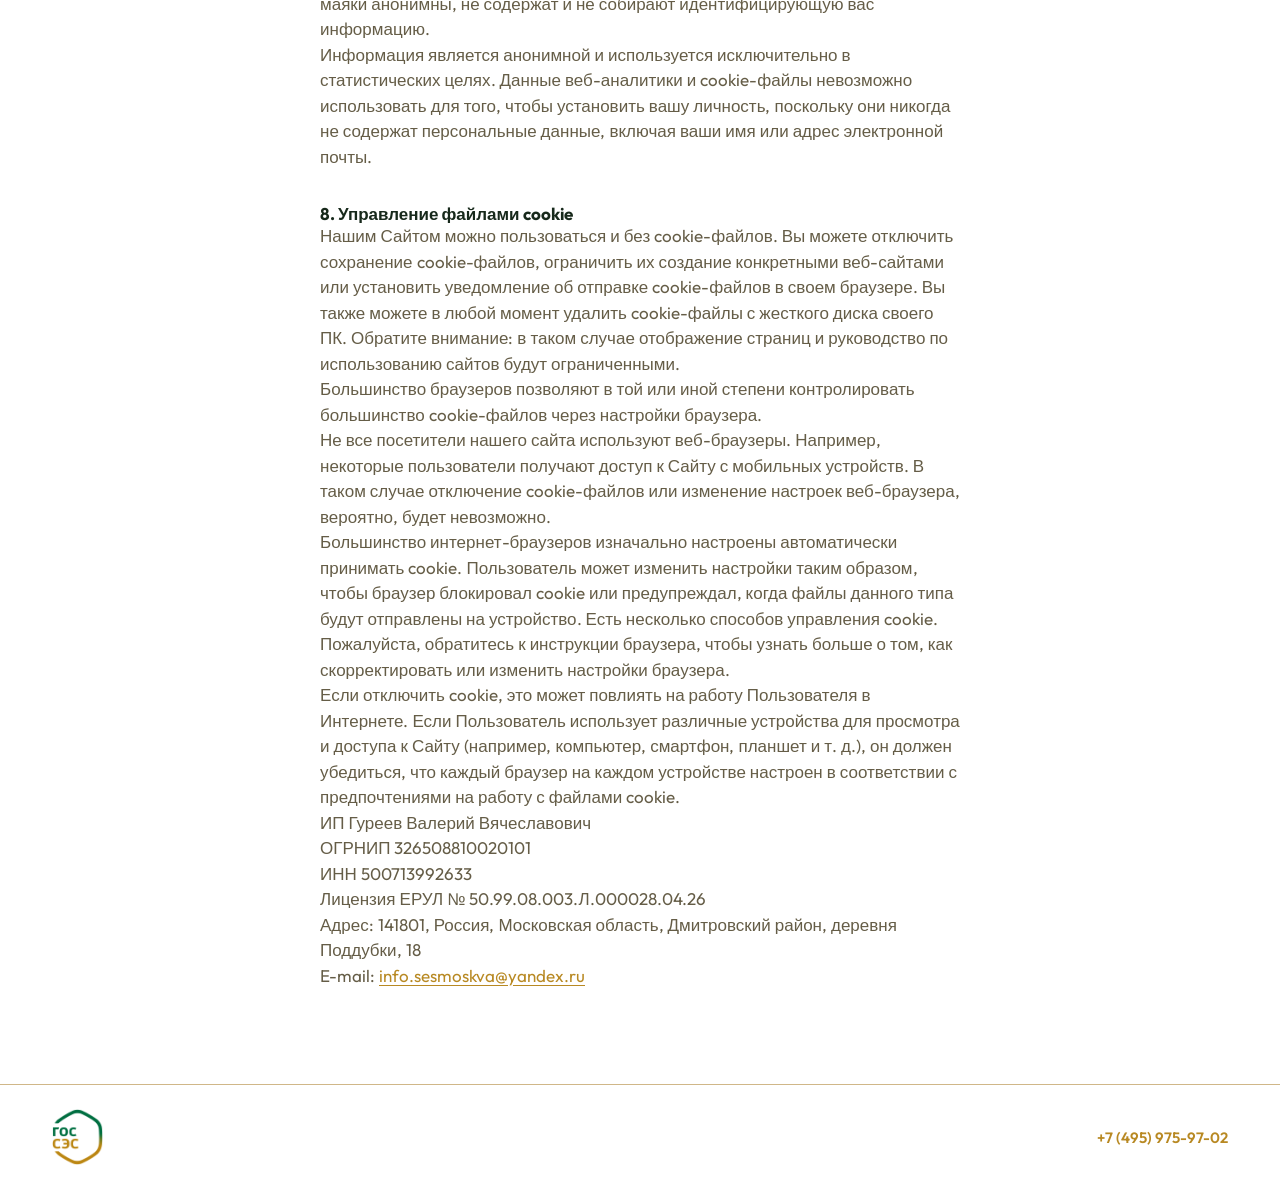
<file: cookies.html>
<!DOCTYPE html>
<html lang="ru">
<head>
    <meta charset="utf-8">
    <meta name="viewport" content="width=device-width, initial-scale=1">
    <title>Политика использования файлов cookie — ГОС СЭС</title>
    <meta name="description" content="Как сайт гос-сэс.рф использует файлы cookie.">
    <link rel="icon" href="assets/img/favicon/favicon.svg" type="image/svg+xml">
    <link rel="icon" href="assets/img/favicon/favicon.ico" sizes="48x48">
    <link rel="apple-touch-icon" href="assets/img/favicon/apple-touch-icon.png">
    <meta name="theme-color" content="#f4f0e6">
    <link rel="preconnect" href="https://fonts.googleapis.com">
    <link rel="preconnect" href="https://fonts.gstatic.com" crossorigin>
    <link href="https://fonts.googleapis.com/css2?family=Outfit:wght@400;500;600;700&display=swap" rel="stylesheet">
    <link rel="stylesheet" href="assets/css/main.css">
    <link rel="stylesheet" href="assets/css/sections/legal.css">
    <!-- Yandex.Metrika counter -->
    <script type="text/javascript">
        (function(m,e,t,r,i,k,a){
            m[i]=m[i]||function(){(m[i].a=m[i].a||[]).push(arguments)};
            m[i].l=1*new Date();
            for (var j = 0; j < document.scripts.length; j++) {if (document.scripts[j].src === r) { return; }}
            k=e.createElement(t),a=e.getElementsByTagName(t)[0],k.async=1,k.src=r,a.parentNode.insertBefore(k,a)
        })(window, document,'script','https://mc.yandex.ru/metrika/tag.js?id=114209573', 'ym');

        ym(114209573, 'init', {ssr:true, webvisor:true, clickmap:true, ecommerce:"dataLayer", referrer: document.referrer, url: location.href, accurateTrackBounce:true, trackLinks:true});
    </script>
    <noscript><div><img src="https://mc.yandex.ru/watch/114209573" style="position:absolute; left:-9999px;" alt="" /></div></noscript>
    <!-- /Yandex.Metrika counter -->
</head>
<body>
    <header class="site-header">
        <div class="wrap">
            <a class="site-logo" href="index.html">
                <img src="assets/img/logo.webp" alt="ГОС СЭС">
                <span>ГОС СЭС</span>
            </a>
            <a class="legal-back" href="index.html">На главную</a>
        </div>
    </header>

    <main class="legal">
        <article class="wrap legal-doc">
            <h1>Политика использования файлов cookie</h1>
            <p>Интернет-сайт <a href="https://гос-сэс.рф">https://гос-сэс.рф</a> (далее — «Сайт») использует файлы cookie и схожие технологии, чтобы гарантировать максимальное удобство пользователям (далее — «Пользователи»), предоставляя персонализированную информацию, запоминая предпочтения в области маркетинга и контента Сайта, а также помогая получить нужную Пользователю информацию. При использовании данного сайта вы подтверждаете свое согласие на использование файлов cookie в соответствии с настоящим уведомлением в отношении данного типа файлов. Если вы не согласны с тем, чтобы мы использовали данный тип файлов, то вы должны соответствующим образом установить настройки вашего браузера или не использовать Сайт.</p>
            <p>Нижеследующее соглашение касается правил Сайта относительно личной информации, предоставляемой администрации Сайта Пользователями.</p>

            <h2>1. Введение</h2>
            <p>Данное соглашение касается использования Сайтом информации, получаемой от Пользователей Сайта. В этом документе также содержится информация о файлах cookie, об использовании файлов cookie Сайтом и третьими сторонами, а также о том, как вы можете отказаться от такого рода файлов.</p>

            <h2>2. Информация для Пользователей</h2>
            <p>Во время просмотра любой страницы Сайта на ваш компьютер загружается сама страница, а также небольшой текстовый файл под названием cookie. Такими файлами пользуются многие сайты, поскольку cookie позволяют осуществлять множество полезных вещей. К примеру, благодаря этим файлам владельцы сайтов могут определить, был ли конкретный компьютер (и, вероятно, его Пользователь) на этом сайте раньше. Это происходит во время повторного посещения сайта посредством проверки компьютера пользователя на наличие файла cookie, оставшегося с прошлого посещения.</p>
            <p>Информация, которую мы получаем посредством cookie-файлов, помогает нам предоставлять вам наши услуги в наиболее удобном для вас виде, а также может помочь нам составить представление о наших посетителях. Например: если, зайдя на Сайт, вы посетили какой-либо раздел, то в следующий раз мы можем узнать об этом из cookie и выделять материалы из этого раздела во время ваших последующих посещений Сайта.</p>

            <h2>3. Информация о cookie</h2>
            <p>Файл cookie представляет собой небольшое количество данных, среди которых часто содержится уникальный анонимный идентификатор, посылаемый вашему браузеру компьютером сайта и сохраняемый на жестком диске вашего компьютера. Каждый сайт может посылать свои файлы cookie на ваш компьютер, если настройки вашего браузера разрешают это. В то же время, чтобы сохранить конфиденциальность ваших данных, ваш браузер открывает сайтам доступ только к вашим собственным cookie, но не позволяет им пользоваться такими же файлами cookie, оставленными другими сайтами.</p>
            <p>В файлах cookie хранится информация о ваших предпочтениях в интернете. Пользователи могут настроить свои компьютеры так, чтобы они автоматически принимали все файлы cookie, либо предупреждали каждый раз, когда сайт пытается записать свой cookie на жесткий диск пользователя, либо вовсе не принимать никаких cookie-файлов. Последний вариант означает, что некоторые персональные услуги не могут быть предоставлены пользователям, а также что пользователи, выбравшие такие настройки, не смогут получить полный доступ ко всем разделам Сайта.</p>
            <p>Каждый браузер уникален, так что обратитесь к функции «Помощь» вашего браузера, чтобы узнать, как настроить работу с файлами cookie.</p>
            <p>Если вы настроили свой компьютер на полный запрет приема cookie-файлов, вы по-прежнему можете анонимно посещать Сайт до тех пор, пока вы не пожелаете воспользоваться одной из услуг сайта.</p>
            <p>Файлы cookie широко используются владельцами сайтов для обеспечения работы сайтов или повышения эффективности работы, а также для получения аналитической информации.</p>
            <p>Сайт и поставщики услуг могут использовать на своих интернет-ресурсах различные типы файлов cookie:</p>
            <p>Строго необходимые файлы cookie. Эти файлы cookie необходимы, чтобы сайт работал корректно, они позволят Пользователям передвигаться по Сайту и использовать его возможности. Эти файлы не идентифицируют Пользователей как личность. Если Пользователь не согласен использовать данный тип файлов, это может оказать влияние на производительность Сайта или его компонентов.</p>
            <p>Файлы cookie, относящиеся к производительности, эффективности и аналитике. Эти файлы помогают нам понять, как Пользователи взаимодействуют с Сайтом, предоставляя информацию о тех областях, которые они посетили, и количестве времени, которое они провели на сайте. Эти файлы показывают проблемы в работе интернет-ресурса, например сообщения об ошибках. Это помогает улучшить работу сайта. Файлы cookie, относящиеся к аналитике, также помогают нам измерять эффективность рекламных кампаний и оптимизировать содержание сайтов для тех, кого заинтересовала наша реклама. Данный тип файлов cookie не может быть использован для вашей идентификации. Вся информация, которая собирается и анализируется, полностью анонимна.</p>
            <p>Функциональные файлы cookie. Эти файлы cookie служат для того, чтобы опознавать Пользователей, возвращающихся на Сайт. Они позволяют индивидуально подбирать содержание Сайта для Пользователей. Если Пользователь блокирует этот тип файлов, то это может повлиять на производительность и функциональность веб-сайта и может ограничить доступ к контенту на сайте.</p>
            <p>Рекламные файлы cookie. В эти файлы записываются сведения о пользовательских действиях в Интернете, в том числе о посещении сайтов и страниц, а также данные о ссылках и рекламе, которые Пользователи выбирали для просмотра. Одна из целей — отражать на веб-сайтах тот контент, который наиболее полно ориентирован на Пользователя. Другая цель — обеспечить возможность предоставления рекламной или другой информации в более точном соответствии с интересами Пользователя.</p>

            <h2>4. Сбор и использование информации</h2>
            <p>Файлы cookie используются в различных целях, в том числе чтобы:</p>
            <ul>
                <li>облегчить себе и третьим лицам получение информации о посещениях Пользователями Сайта;</li>
                <li>анализировать информацию о посещении страниц Пользователями для совершенствования Сайта;</li>
                <li>предоставлять рекламу, сообщения и контент, созданные нами и третьими лицами, на данном сайте и сайтах других лиц, учитывая интересы Пользователя;</li>
                <li>помогать Пользователю в получении необходимой информации;</li>
                <li>определять количество посетителей и то, как они используют наш сайт, — для повышения эффективности сайта и для наилучшего понимания интересов аудитории.</li>
            </ul>

            <h2>5. Срок хранения файлов cookie</h2>
            <p>Некоторые файлы cookie действуют с момента вашего входа на сайт до конца данной конкретной сессии работы в браузере. При закрытии браузера эти файлы становятся ненужными и автоматически удаляются. Такие файлы cookie называются «сеансовыми».</p>
            <p>Некоторые файлы cookie сохраняются на устройстве и в промежутке между сессиями работы в браузере — они не удаляются после закрытия браузера. Такие файлы cookie называются «постоянными». Срок хранения постоянных файлов cookie на устройстве различается для разных файлов cookie. Мы и другие компании используем постоянные файлы cookie в различных целях: например, чтобы определить, как часто вы посещаете наши сайты или как часто вы на них возвращаетесь, как с течением времени меняется характер использования Сайта, а также для оценки эффективности рекламы.</p>
            <p>Файлы cookie могут размещаться на вашем устройстве администрацией Сайта. Эти файлы cookie называются «собственными». Некоторые файлы cookie могут размещаться на вашем устройстве другими операторами. Такие файлы cookie называются файлами «третьих лиц».</p>
            <p>Мы и третьи лица можем использовать файлы cookie, чтобы узнать, когда вы посещаете Сайт и как взаимодействуете с контентом. На основе файлов cookie может собираться и использоваться обобщенная и другая информация, не связанная с идентификацией отдельных пользователей (например, об операционной системе, версии браузера и URL-адресе, с которого выполнен переход на данную страницу, в том числе из электронного письма или рекламного объявления). Благодаря этому мы можем предоставить вам более широкие возможности и проанализировать маршруты посещения сайтов. Такая технология позволяет подсчитать количество пользователей, которые посетили конкретный раздел, перейдя по ссылке с определенного баннера за пределами данного сайта, по текстовой ссылке или изображениям, включенным в рассылку. Кроме того, она служит инструментом для сбора обобщенной статистики об использовании сайта в целях аналитического исследования и помогает нам оптимизировать Сайт, предлагать рекламу в соответствии с вашими интересами, как подробно описано ниже.</p>

            <h2>6. Использование веб-трекинга и cookie-файлов</h2>
            <p>Мы используем программное обеспечение для определения числа пользователей, посещающих наш веб-сайт, и регулярности посещения. Мы не используем программы для сбора персональных данных или IP-адресов отдельных лиц. Данные используются исключительно анонимным образом в сводной форме в статистических целях, а также для разработки веб-сайта.</p>
            <p>Мы не создаем индивидуальный профиль ваших действий в интернете. Содержимое постоянных cookie-файлов ограничивается идентификационным номером. Имя, адрес электронной почты, IP-адрес и т. д. не сохраняются.</p>
            <p>Существует исключение: cookie-файлы «Яндекс.Метрика». Cookie-файлы «Яндекс.Метрика» могут использоваться в небольшом объеме. Эти cookie-файлы используют IP-адрес для распознавания пользователя, однако не проводят персональную идентификацию. Другими словами, информация собирается анонимно. Cookie-файлы собирают информацию о том, как Пользователи используют Сайт, затем эти сведения используются для составления отчетов и помогают улучшать Сайт. <a href="https://yandex.ru/legal/confidential/">Политика конфиденциальности Яндекса</a>.</p>

            <h2>7. Cookie-файлы третьих лиц</h2>
            <p>Cookie-файлы третьих лиц во вставленном контенте. Обратите внимание: при посещении некоторых страниц наших веб-сайтов создаются cookie-файлы, не относящиеся к Сайту. При посещении страницы с контентом, вставленным с внешних веб-сайтов, данные поставщики услуг могут создавать собственные cookie-файлы в вашем браузере. Сайт не контролирует использование этих cookie-файлов и не может получить к ним доступ в силу особенностей работы cookie-файлов — доступ к ним имеет лишь та сторона, которая создавала их изначально. Ищите более подробную информацию об этих cookie-файлах на веб-сайтах третьих сторон.</p>
            <p>Веб-маяки. Мы используем аналитические веб-службы, например Яндекс.Метрику, которые помогают нам понять, как люди пользуются нашими веб-сайтами, и тем самым обеспечить их релевантность, удобство использования и актуальность информационного наполнения. Эти службы пользуются такими технологиями сбора данных, как веб-маяки. Веб-маяки — небольшие электронные изображения, которые размещают cookie-файлы, подсчитывают число посещений и оценивают показатели использования и эффективность использования веб-сайта. В свою очередь, эти сведения помогают нам понять, какая информация интересует посетителей наших сайтов, и предоставить индивидуализированное наполнение наших веб-сайтов. Веб-маяки анонимны, не содержат и не собирают идентифицирующую вас информацию.</p>
            <p>Информация является анонимной и используется исключительно в статистических целях. Данные веб-аналитики и cookie-файлы невозможно использовать для того, чтобы установить вашу личность, поскольку они никогда не содержат персональные данные, включая ваши имя или адрес электронной почты.</p>

            <h2>8. Управление файлами cookie</h2>
            <p>Нашим Сайтом можно пользоваться и без cookie-файлов. Вы можете отключить сохранение cookie-файлов, ограничить их создание конкретными веб-сайтами или установить уведомление об отправке cookie-файлов в своем браузере. Вы также можете в любой момент удалить cookie-файлы с жесткого диска своего ПК. Обратите внимание: в таком случае отображение страниц и руководство по использованию сайтов будут ограниченными.</p>
            <p>Большинство браузеров позволяют в той или иной степени контролировать большинство cookie-файлов через настройки браузера.</p>
            <p>Не все посетители нашего сайта используют веб-браузеры. Например, некоторые пользователи получают доступ к Сайту с мобильных устройств. В таком случае отключение cookie-файлов или изменение настроек веб-браузера, вероятно, будет невозможно.</p>
            <p>Большинство интернет-браузеров изначально настроены автоматически принимать cookie. Пользователь может изменить настройки таким образом, чтобы браузер блокировал cookie или предупреждал, когда файлы данного типа будут отправлены на устройство. Есть несколько способов управления cookie. Пожалуйста, обратитесь к инструкции браузера, чтобы узнать больше о том, как скорректировать или изменить настройки браузера.</p>
            <p>Если отключить cookie, это может повлиять на работу Пользователя в Интернете. Если Пользователь использует различные устройства для просмотра и доступа к Сайту (например, компьютер, смартфон, планшет и т. д.), он должен убедиться, что каждый браузер на каждом устройстве настроен в соответствии с предпочтениями на работу с файлами cookie.</p>

            <p>ИП Гуреев Валерий Вячеславович<br>ОГРНИП 326508810020101<br>ИНН 500713992633<br>Лицензия ЕРУЛ № 50.99.08.003.Л.000028.04.26<br>Адрес: 141801, Россия, Московская область, Дмитровский район, деревня Поддубки, 18<br>E-mail: <a href="mailto:info.sesmoskva@yandex.ru">info.sesmoskva@yandex.ru</a></p>
        </article>
    </main>

    <footer class="site-footer">
        <div class="wrap">
            <a class="site-logo" href="index.html">
                <img src="assets/img/logo.webp" alt="ГОС СЭС">
                <span>ГОС СЭС</span>
            </a>
            <p><a href="tel:+74959759702">+7 (495) 975-97-02</a></p>
        </div>
    </footer>
</body>
</html>
</file>
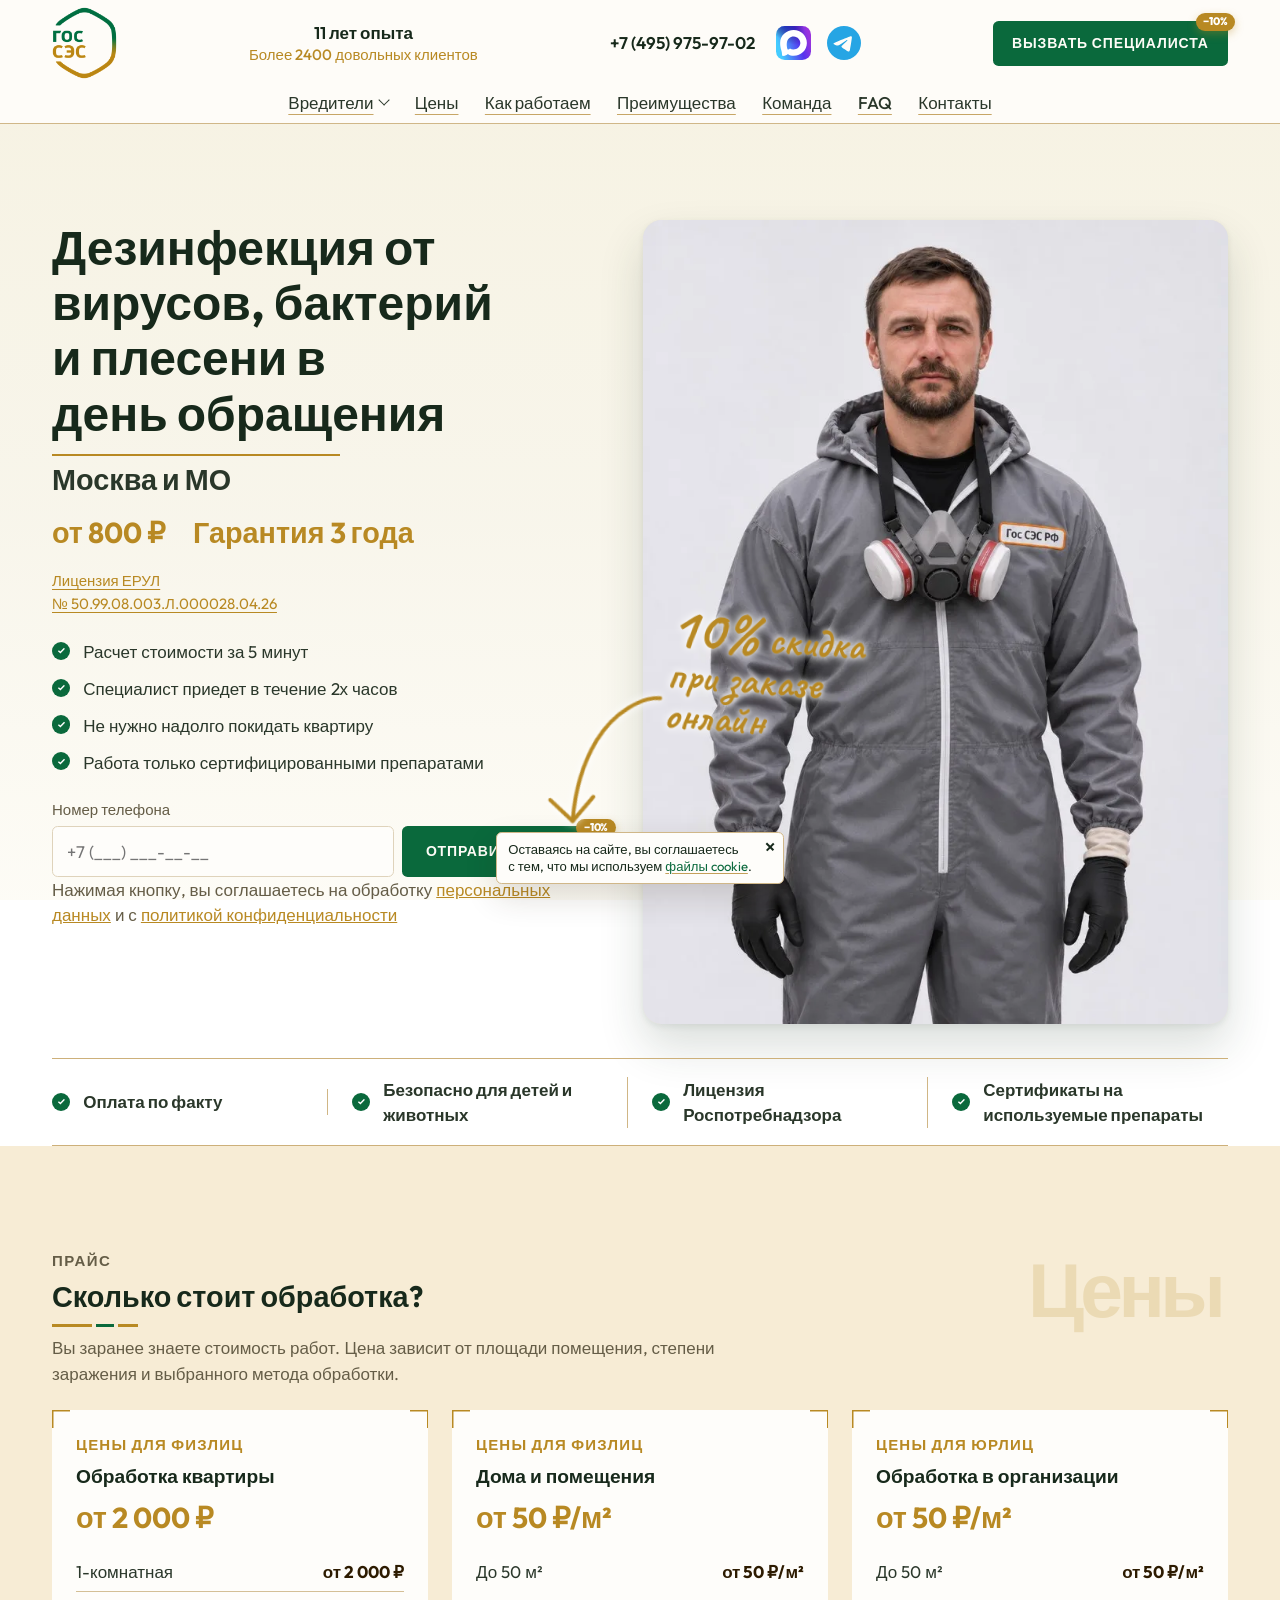
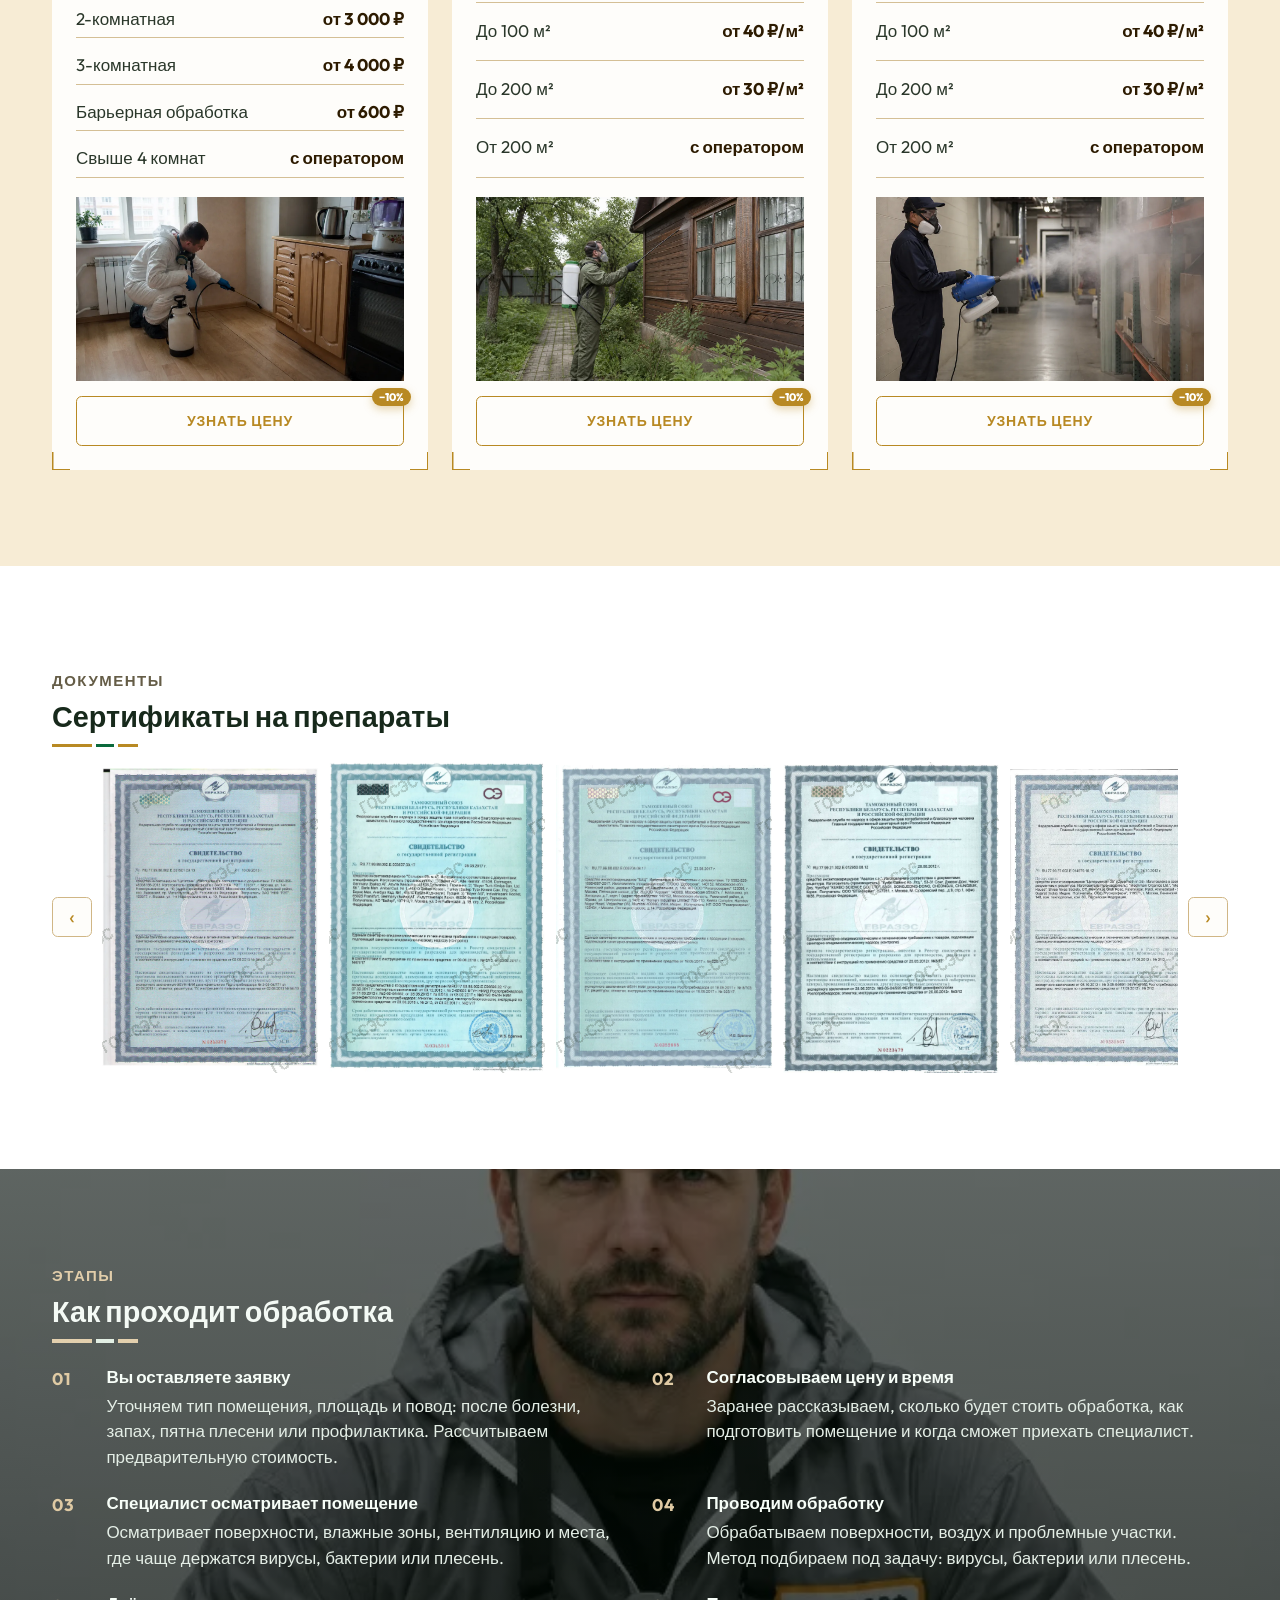
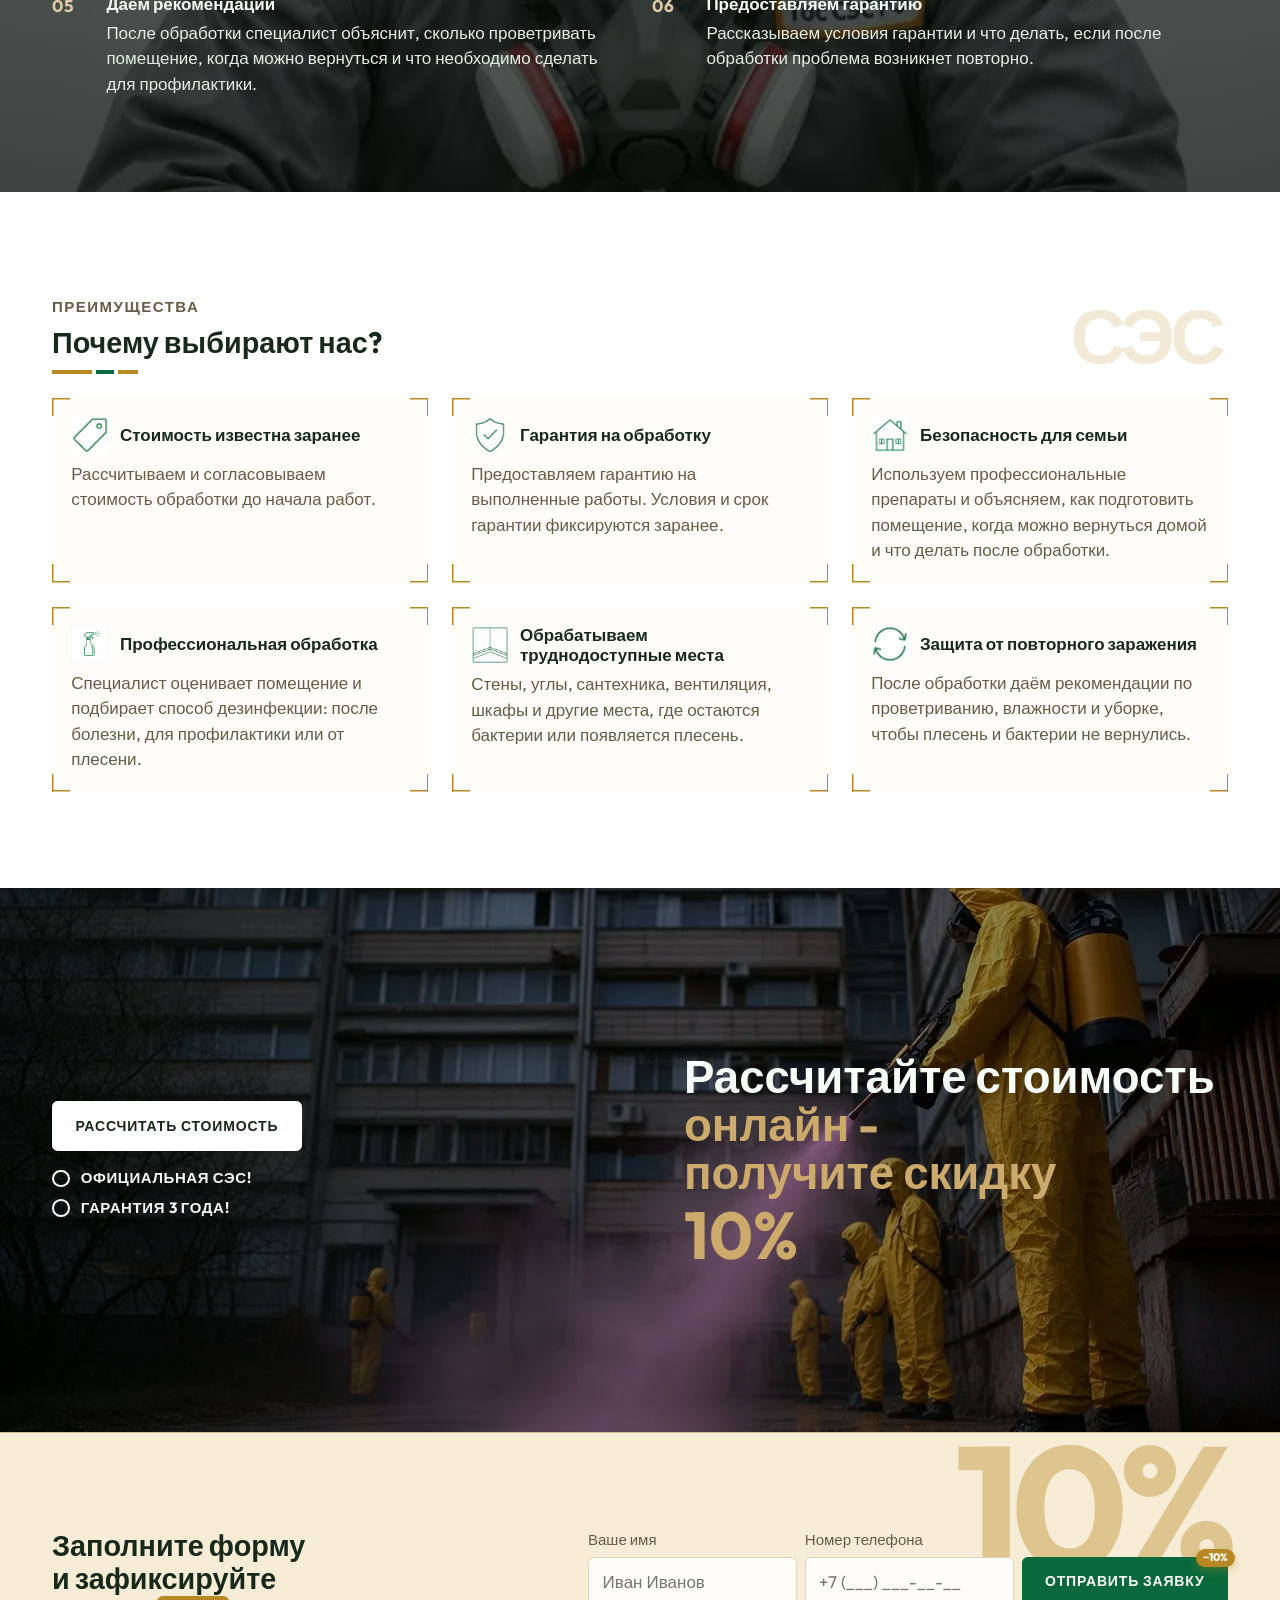
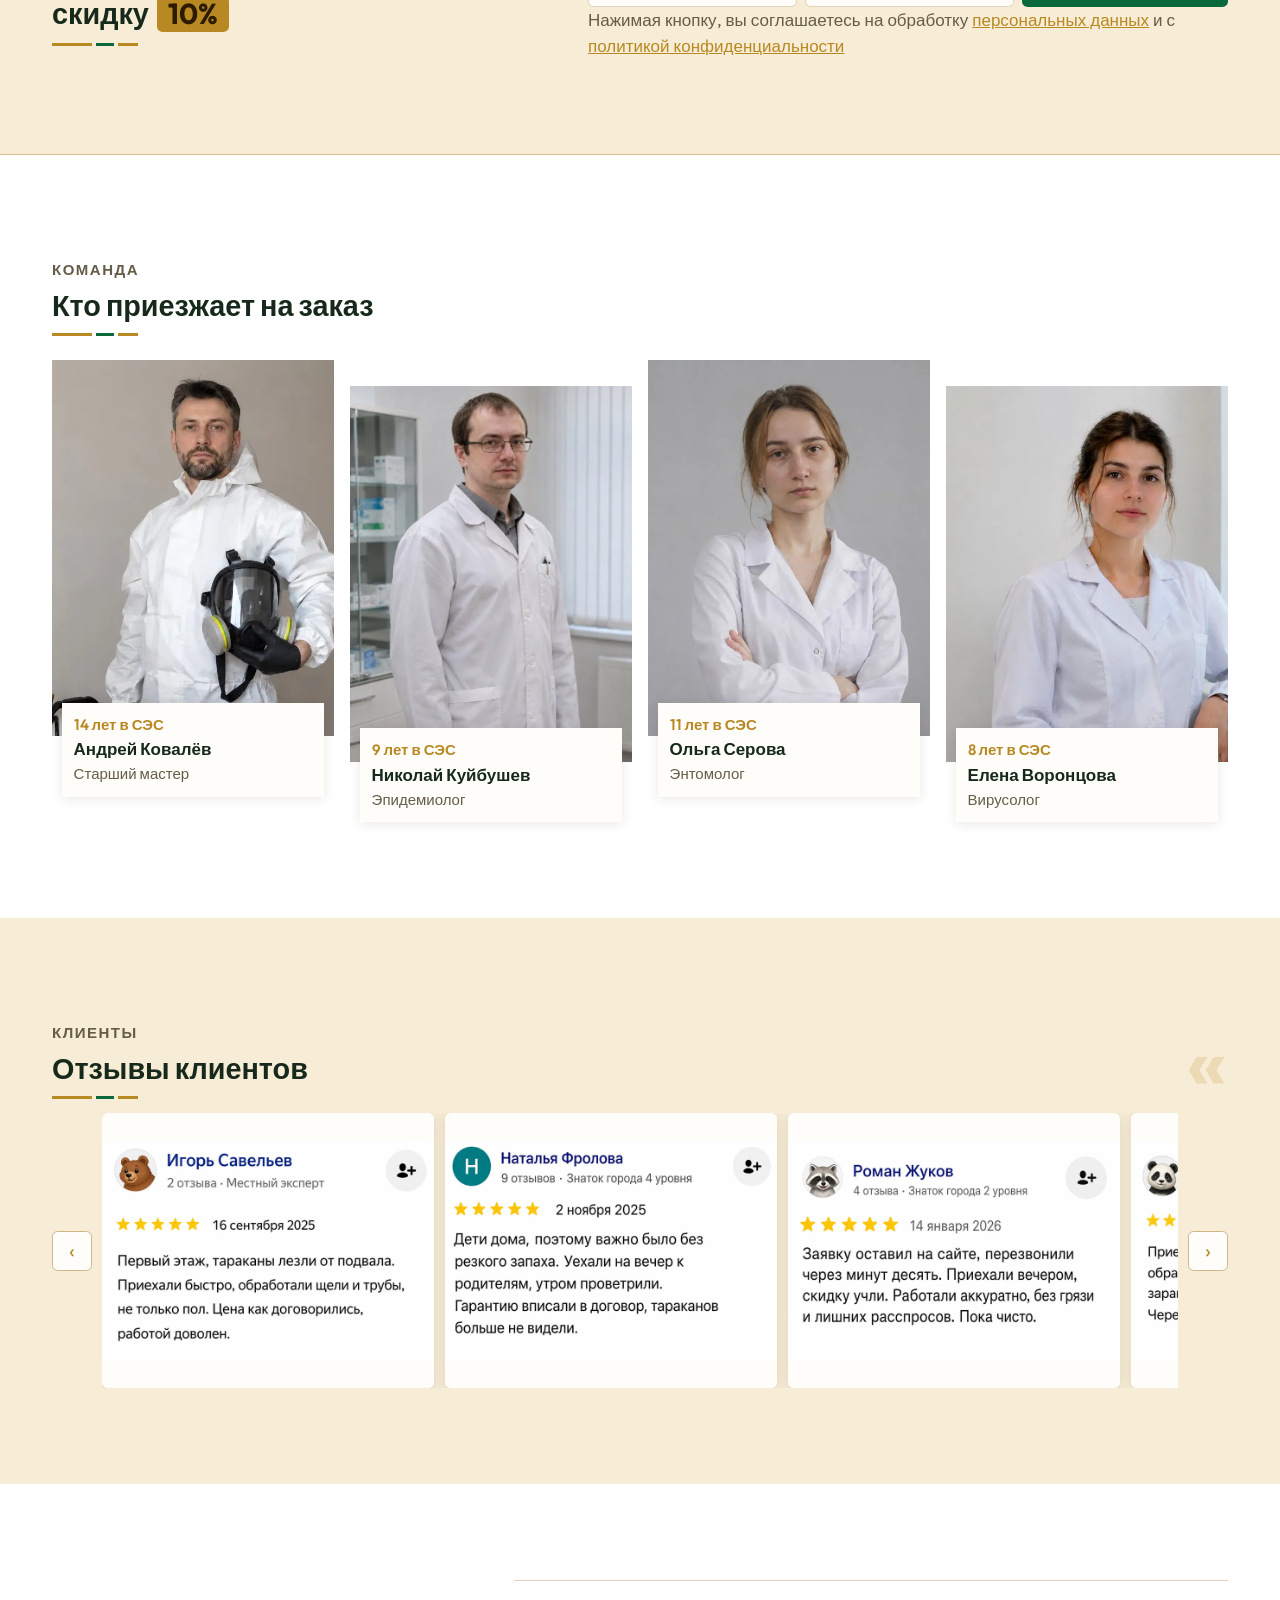
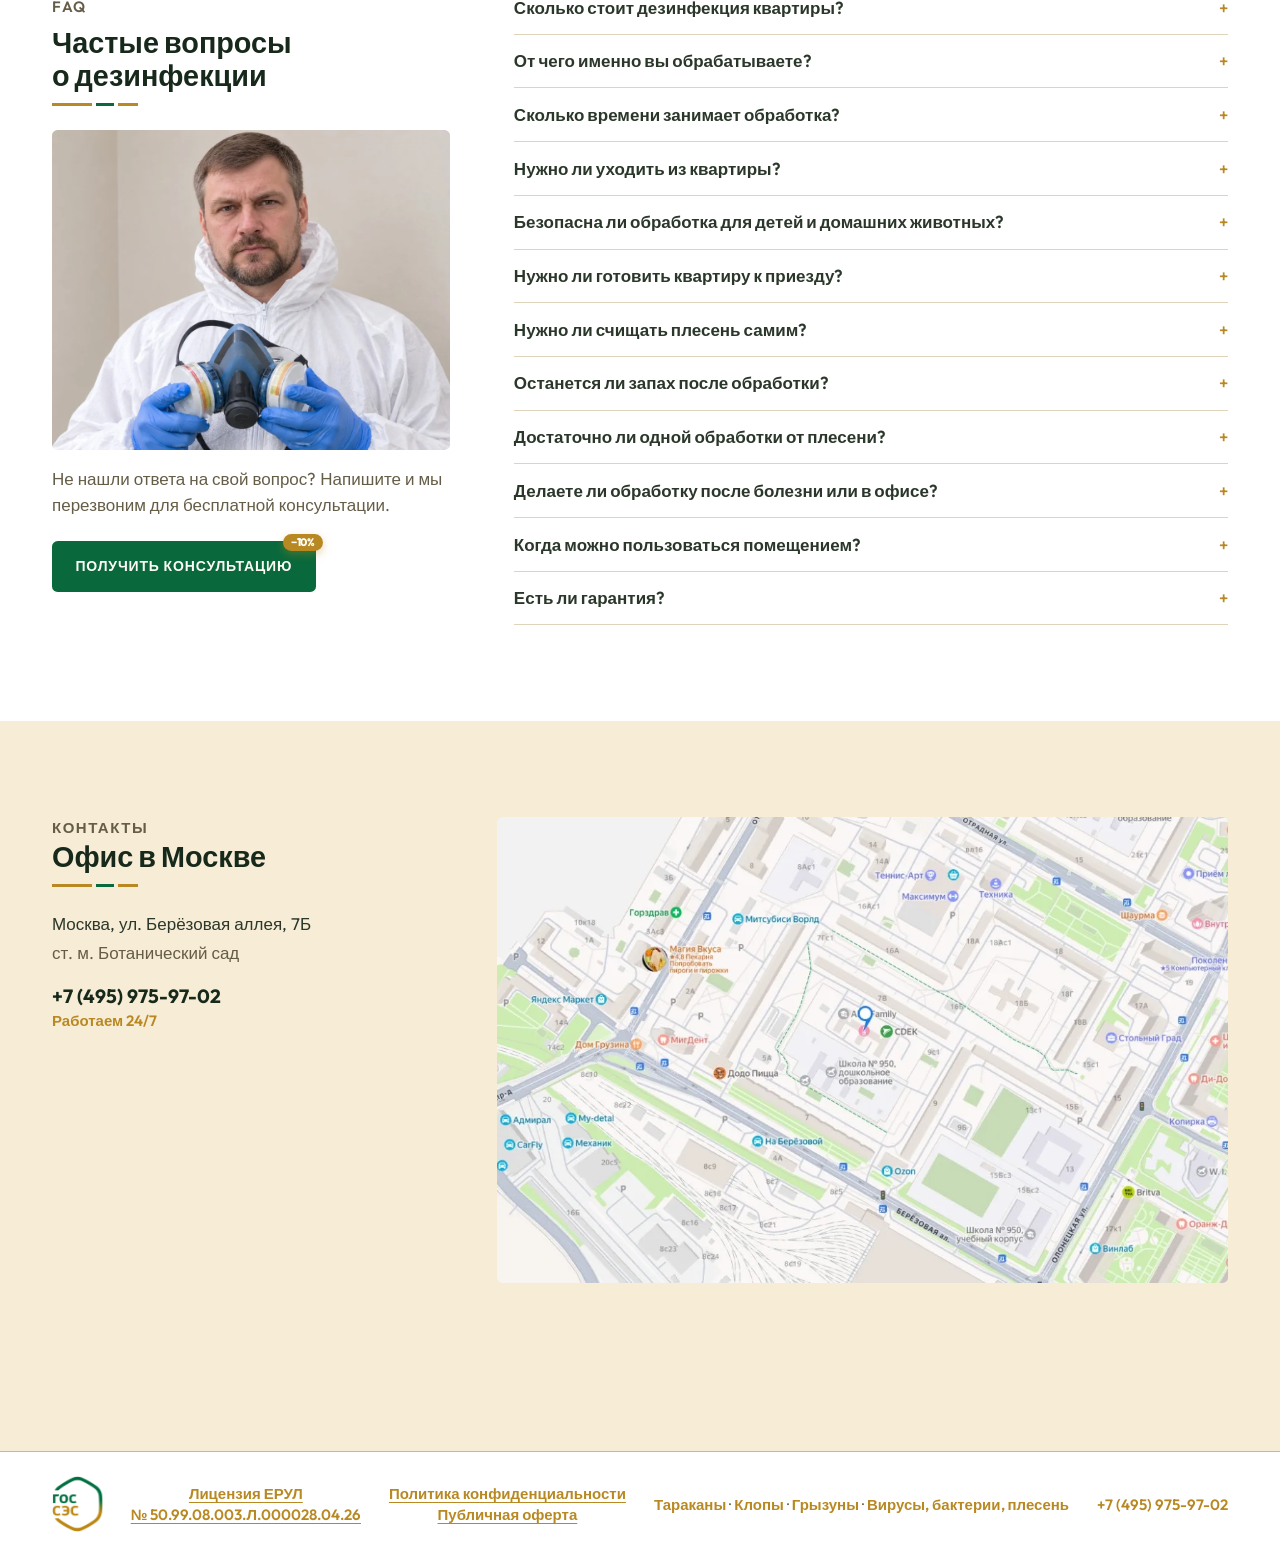
<file: dezinfekciya.html>
<!DOCTYPE html>
<html lang="ru">
<head>
    <meta charset="utf-8">
    <meta name="viewport" content="width=device-width, initial-scale=1">
    <title>Дезинфекция от вирусов, бактерий и плесени в день обращения</title>
    <meta name="description" content="Профессиональная дезинфекция помещений от вирусов, бактерий и плесени. Цена известна заранее. Выезд от 30–60 минут.">
    <link rel="icon" href="assets/img/favicon/favicon.svg" type="image/svg+xml">
    <link rel="icon" href="assets/img/favicon/favicon.ico" sizes="48x48">
    <link rel="apple-touch-icon" href="assets/img/favicon/apple-touch-icon.png">
    <meta name="theme-color" content="#f4f0e6">
    <link rel="preconnect" href="https://fonts.googleapis.com">
    <link rel="preconnect" href="https://fonts.gstatic.com" crossorigin>
    <link href="https://fonts.googleapis.com/css2?family=Caveat:wght@700&family=Outfit:wght@400;500;600;700&display=swap" rel="stylesheet">
    <link rel="stylesheet" href="assets/css/main.css">
    <!-- Yandex.Metrika counter -->
    <script type="text/javascript">
        (function(m,e,t,r,i,k,a){
            m[i]=m[i]||function(){(m[i].a=m[i].a||[]).push(arguments)};
            m[i].l=1*new Date();
            for (var j = 0; j < document.scripts.length; j++) {if (document.scripts[j].src === r) { return; }}
            k=e.createElement(t),a=e.getElementsByTagName(t)[0],k.async=1,k.src=r,a.parentNode.insertBefore(k,a)
        })(window, document,'script','https://mc.yandex.ru/metrika/tag.js?id=114209573', 'ym');

        ym(114209573, 'init', {ssr:true, webvisor:true, clickmap:true, ecommerce:"dataLayer", referrer: document.referrer, url: location.href, accurateTrackBounce:true, trackLinks:true});
    </script>
    <noscript><div><img src="https://mc.yandex.ru/watch/114209573" style="position:absolute; left:-9999px;" alt="" /></div></noscript>
    <!-- /Yandex.Metrika counter -->
</head>
<body>
    <header class="site-header">
        <div class="wrap">
            <a class="site-logo" href="index.html">
                <img src="assets/img/logo.webp" alt="ГОС СЭС">
                <span>ГОС СЭС</span>
            </a>
            <input class="nav-check visually-hidden" id="nav-on" type="checkbox">
            <div class="header-end">
                <div class="header-meta is-stats">
                    <p class="header-city">11 лет опыта</p>
                    <p class="header-hours">Более 2400 довольных клиентов</p>
                </div>
                <div class="header-mid">
                    <a class="header-phone" href="tel:+74959759702">+7 (495) 975-97-02</a>
                    <div class="header-social">
                        <a href="https://max.ru/u/f9LHodD0cOJitkMRdVPSU_ykallpCi2oolahQbnlsm-IitpahW5vZCmAij8" target="_blank" rel="noopener noreferrer"><img src="assets/img/social-max.svg" alt="Макс" width="24" height="24"></a>
                        <a href="https://t.me/dezcentrses" target="_blank" rel="noopener noreferrer"><img src="assets/img/social-tg.svg" alt="Telegram" width="24" height="24"></a>
                    </div>
                </div>
                <a class="btn btn-primary" href="#call" data-open-modal>Вызвать специалиста<span class="btn-off" aria-hidden="true">−10%</span></a>
            </div>
            <label class="nav-burger" for="nav-on">
                <span class="visually-hidden">Меню</span>
                <span class="nav-burger-icon" aria-hidden="true"></span>
            </label>
            <div class="nav-modal">
                <label class="nav-modal-dismiss" for="nav-on">
                    <span class="visually-hidden">Закрыть меню</span>
                </label>
                <div class="nav-modal-card">
                    <nav class="site-nav" aria-label="Разделы">
                        <details class="nav-drop">
                            <summary>Вредители</summary>
                            <div class="nav-drop-list">
                                <a href="tarakany.html">Тараканы</a>
                                <a href="klopy.html">Клопы</a>
                                <a href="gryzuny.html">Грызуны</a>
                                <a href="dezinfekciya.html">Вирусы, бактерии, плесень</a>
                            </div>
                        </details>
                        <a href="#services">Цены</a>
                        <a href="#process">Как работаем</a>
                        <a href="#why">Преимущества</a>
                        <a href="#team">Команда</a>
                        <a href="#faq">FAQ</a>
                        <a href="#contacts">Контакты</a>
                    </nav>
                    <div class="nav-modal-end">
                        <div class="header-meta is-stats">
                            <p class="header-city">11 лет опыта</p>
                            <p class="header-hours">Более 2400 довольных клиентов</p>
                        </div>
                        <div class="header-social">
                            <a href="https://max.ru/u/f9LHodD0cOJitkMRdVPSU_ykallpCi2oolahQbnlsm-IitpahW5vZCmAij8" target="_blank" rel="noopener noreferrer"><img src="assets/img/social-max.svg" alt="Макс" width="24" height="24"></a>
                            <a href="https://t.me/dezcentrses" target="_blank" rel="noopener noreferrer"><img src="assets/img/social-tg.svg" alt="Telegram" width="24" height="24"></a>
                        </div>
                        <a class="header-phone" href="tel:+74959759702">+7 (495) 975-97-02</a>
                        <a class="btn btn-primary" href="#call" data-open-modal>Вызвать специалиста<span class="btn-off" aria-hidden="true">−10%</span></a>
                    </div>
                </div>
            </div>
        </div>
    </header>

    <main id="content">
        <section class="hero">
            <div class="wrap hero-grid">
                <div class="hero-copy">
                    <div class="hero-lead">
                        <h1>Дезинфекция от вирусов, бактерий и плесени в день обращения</h1>
                        <p class="hero-place">Москва и МО</p>
                    </div>
                    <p class="hero-price"><span class="hero-price-sum">от 800 ₽</span><span class="hero-guarantee">Гарантия 3 года</span></p>
                    <p class="hero-license"><a href="assets/img/license-erul.webp" data-open-doc>Лицензия ЕРУЛ<br>№ 50.99.08.003.Л.000028.04.26</a></p>
                    <ul class="checks" role="list">
                        <li>Расчет стоимости за 5 минут</li>
                        <li>Специалист приедет в течение 2х часов</li>
                        <li>Не нужно надолго покидать квартиру</li>
                        <li>Работа только сертифицированными препаратами</li>
                    </ul>
                    <div class="hero-form">
                    <p class="hero-offer">
                        <span class="hero-offer-text"><b>10%</b> скидка при заказе онлайн</span>
                        <svg class="hero-offer-arrow" viewBox="0 0 160 136" fill="none" aria-hidden="true">
                            <path d="M148 16c-18-6-52 2-78 28-18 18-34 42-46 78"/>
                            <path d="M6 94 24 122 52 102"/>
                        </svg>
                    </p>
                    <div class="form-box">
                        <form action="#" method="post" novalidate>
                            <div class="form-row is-phone">
                                <div class="field">
                                    <label for="hero-phone">Номер телефона</label>
                                    <input id="hero-phone" name="phone" type="tel" inputmode="tel" autocomplete="tel" placeholder="+7 (___) ___-__-__" required>
                                </div>
                                <button class="btn btn-primary" type="submit">Отправить заявку<span class="btn-off" aria-hidden="true">−10%</span></button>
                            </div>
                            <p class="form-error" hidden></p>
                            <p class="form-note">Нажимая кнопку, вы соглашаетесь на обработку <a href="soglasie.html">персональных данных</a> и с <a href="privacy.html">политикой конфиденциальности</a></p>
                        </form>
                        <p class="form-done" hidden>Заявка принята. Перезвоним согласовать время.</p>
                    </div>
                    </div>
                </div>
                <figure class="hero-visual">
                    <img src="assets/img/hero.webp" alt="Специалист Гос СЭС в защитном костюме" width="745" height="1024" fetchpriority="high">
                </figure>
            </div>
        </section>

        <section class="trust" aria-label="Коротко">
            <ul class="trust-list checks wrap" role="list">
                <li>Оплата по факту</li>
                <li>Безопасно для детей и животных</li>
                <li>Лицензия Роспотребнадзора</li>
                <li>Сертификаты на используемые препараты</li>
            </ul>
        </section>

        <section class="section" id="services" data-mark="Цены">
            <div class="wrap">
                <div class="section-head">
                    <p class="section-kicker">Прайс</p>
                    <h2>Сколько стоит обработка?</h2>
                    <p>Вы заранее знаете стоимость работ. Цена зависит от площади помещения, степени заражения и выбранного метода обработки.</p>
                </div>
                <div class="price-board" id="price">
                    <article class="price-row mark-frame">
                        <p class="price-kind">Цены для физлиц</p>
                        <h3>Обработка квартиры</h3>
                        <p class="amount">от 2 000 ₽</p>
                        <ul class="price-list" role="list">
                            <li><span>1-комнатная</span><b>от 2 000 ₽</b></li>
                            <li><span>2-комнатная</span><b>от 3 000 ₽</b></li>
                            <li><span>3-комнатная</span><b>от 4 000 ₽</b></li>
                            <li><span>Барьерная обработка</span><b>от 600 ₽</b></li>
                            <li><span>Свыше 4 комнат</span><b>с оператором</b></li>
                        </ul>
                        <figure class="price-shot">
                            <img src="assets/img/price-apartment.webp" alt="Обработка квартиры" width="1200" height="800" loading="lazy">
                        </figure>
                        <a class="btn btn-ghost" href="#call" data-open-modal data-plan="Обработка квартиры">Узнать цену<span class="btn-off" aria-hidden="true">−10%</span></a>
                    </article>
                    <article class="price-row mark-frame">
                        <p class="price-kind">Цены для физлиц</p>
                        <h3>Дома и помещения</h3>
                        <p class="amount">от 50 ₽/м²</p>
                        <ul class="price-list" role="list">
                            <li><span>До 50 м²</span><b>от 50 ₽/м²</b></li>
                            <li><span>До 100 м²</span><b>от 40 ₽/м²</b></li>
                            <li><span>До 200 м²</span><b>от 30 ₽/м²</b></li>
                            <li><span>От 200 м²</span><b>с оператором</b></li>
                        </ul>
                        <figure class="price-shot">
                            <img src="assets/img/price-house.webp" alt="Обработка частного дома" width="1200" height="800" loading="lazy">
                        </figure>
                        <a class="btn btn-ghost" href="#call" data-open-modal data-plan="Дома и помещения">Узнать цену<span class="btn-off" aria-hidden="true">−10%</span></a>
                    </article>
                    <article class="price-row mark-frame">
                        <p class="price-kind">Цены для юрлиц</p>
                        <h3>Обработка в организации</h3>
                        <p class="amount">от 50 ₽/м²</p>
                        <ul class="price-list" role="list">
                            <li><span>До 50 м²</span><b>от 50 ₽/м²</b></li>
                            <li><span>До 100 м²</span><b>от 40 ₽/м²</b></li>
                            <li><span>До 200 м²</span><b>от 30 ₽/м²</b></li>
                            <li><span>От 200 м²</span><b>с оператором</b></li>
                        </ul>
                        <figure class="price-shot">
                            <img src="assets/img/price-org.webp" alt="Обработка организации" width="1200" height="800" loading="lazy">
                        </figure>
                        <a class="btn btn-ghost" href="#call" data-open-modal data-plan="Обработка в организации">Узнать цену<span class="btn-off" aria-hidden="true">−10%</span></a>
                    </article>
                </div>
            </div>
        </section>

        <section class="section" id="certs">
            <div class="wrap">
                <div class="section-head">
                    <p class="section-kicker">Документы</p>
                    <h2>Сертификаты на препараты</h2>
                </div>
                <div class="certs-carousel" data-shot-carousel="#cert-view">
                    <button class="certs-arrow is-prev" type="button" aria-label="Назад">‹</button>
                    <div class="certs-track">
                        <button class="certs-item" type="button" data-cert-src="assets/img/certs/01-cigatrin.webp">
                            <img src="assets/img/certs/01-cigatrin.webp" alt="Свидетельство: Цигатрин" width="1221" height="1680" loading="lazy">
                        </button>
                        <button class="certs-item" type="button" data-cert-src="assets/img/certs/02-solfac-ew50.webp">
                            <img src="assets/img/certs/02-solfac-ew50.webp" alt="Свидетельство: Сольфак EW 50" width="1187" height="1680" loading="lazy">
                        </button>
                        <button class="certs-item" type="button" data-cert-src="assets/img/certs/03-bac-2017.webp">
                            <img src="assets/img/certs/03-bac-2017.webp" alt="Свидетельство о государственной регистрации, 2017" width="1180" height="1680" loading="lazy">
                        </button>
                        <button class="certs-item" type="button" data-cert-src="assets/img/certs/04-sv-2012.webp">
                            <img src="assets/img/certs/04-sv-2012.webp" alt="Свидетельство о государственной регистрации, 2012" width="1197" height="1680" loading="lazy">
                        </button>
                        <button class="certs-item" type="button" data-cert-src="assets/img/certs/05-scan.webp">
                            <img src="assets/img/certs/05-scan.webp" alt="Свидетельство: Циперметрин 25" width="744" height="1024" loading="lazy">
                        </button>
                        <button class="certs-item" type="button" data-cert-src="assets/img/certs/06-agran.webp">
                            <img src="assets/img/certs/06-agran.webp" alt="Свидетельство: Агран" width="1187" height="1680" loading="lazy">
                        </button>
                        <button class="certs-item" type="button" data-cert-src="assets/img/certs/07-acetin-super.webp">
                            <img src="assets/img/certs/07-acetin-super.webp" alt="Свидетельство: Ацетин Супер КЭ" width="1188" height="1680" loading="lazy">
                        </button>
                        <button class="certs-item" type="button" data-cert-src="assets/img/certs/08-titan.webp">
                            <img src="assets/img/certs/08-titan.webp" alt="Свидетельство: Титан" width="1226" height="1680" loading="lazy">
                        </button>
                        <button class="certs-item" type="button" data-cert-src="assets/img/certs/09-imidin-forte.webp">
                            <img src="assets/img/certs/09-imidin-forte.webp" alt="Свидетельство: Имидин Фортэ" width="1177" height="1680" loading="lazy">
                        </button>
                        <button class="certs-item" type="button" data-cert-src="assets/img/certs/10-solfac-duo.webp">
                            <img src="assets/img/certs/10-solfac-duo.webp" alt="Свидетельство: Сольфак Дуо СК 7,5%" width="1187" height="1679" loading="lazy">
                        </button>
                        <button class="certs-item" type="button" data-cert-src="assets/img/certs/11-k-othrine.webp">
                            <img src="assets/img/certs/11-k-othrine.webp" alt="Свидетельство: К-Отрин СК 50" width="1186" height="1680" loading="lazy">
                        </button>
                        <button class="certs-item" type="button" data-cert-src="assets/img/certs/12-effectiv.webp">
                            <img src="assets/img/certs/12-effectiv.webp" alt="Свидетельство: Эффектив" width="1186" height="1680" loading="lazy">
                        </button>
                        <button class="certs-item" type="button" data-cert-src="assets/img/certs/13-bombei.webp">
                            <img src="assets/img/certs/13-bombei.webp" alt="Свидетельство: Бомбей" width="1188" height="1680" loading="lazy">
                        </button>
                    </div>
                    <button class="certs-arrow is-next" type="button" aria-label="Вперёд">›</button>
                </div>
            </div>
        </section>

        <section class="process" id="process">
            <div class="process-bg" aria-hidden="true">
                <img src="assets/img/process.webp" alt="" width="683" height="1024" loading="lazy">
            </div>
            <div class="wrap process-copy">
                <p class="section-kicker">Этапы</p>
                <h2>Как проходит обработка</h2>
                <ol class="process-list">
                    <li>
                        <span class="process-num" aria-hidden="true">01</span>
                        <div>
                            <h3>Вы оставляете заявку</h3>
                            <p>Уточняем тип помещения, площадь и повод: после болезни, запах, пятна плесени или профилактика. Рассчитываем предварительную стоимость.</p>
                        </div>
                    </li>
                    <li>
                        <span class="process-num" aria-hidden="true">02</span>
                        <div>
                            <h3>Согласовываем цену и время</h3>
                            <p>Заранее рассказываем, сколько будет стоить обработка, как подготовить помещение и когда сможет приехать специалист.</p>
                        </div>
                    </li>
                    <li>
                        <span class="process-num" aria-hidden="true">03</span>
                        <div>
                            <h3>Специалист осматривает помещение</h3>
                            <p>Осматривает поверхности, влажные зоны, вентиляцию и места, где чаще держатся вирусы, бактерии или плесень.</p>
                        </div>
                    </li>
                    <li>
                        <span class="process-num" aria-hidden="true">04</span>
                        <div>
                            <h3>Проводим обработку</h3>
                            <p>Обрабатываем поверхности, воздух и проблемные участки. Метод подбираем под задачу: вирусы, бактерии или плесень.</p>
                        </div>
                    </li>
                    <li>
                        <span class="process-num" aria-hidden="true">05</span>
                        <div>
                            <h3>Даём рекомендации</h3>
                            <p>После обработки специалист объяснит, сколько проветривать помещение, когда можно вернуться и что необходимо сделать для профилактики.</p>
                        </div>
                    </li>
                    <li>
                        <span class="process-num" aria-hidden="true">06</span>
                        <div>
                            <h3>Предоставляем гарантию</h3>
                            <p>Рассказываем условия гарантии и что делать, если после обработки проблема возникнет повторно.</p>
                        </div>
                    </li>
                </ol>
            </div>
        </section>

        <section class="section" id="why" data-mark="СЭС">
            <div class="wrap">
                <div class="section-head">
                    <p class="section-kicker">Преимущества</p>
                    <h2>Почему выбирают нас?</h2>
                </div>
                <ul class="reasons-list" role="list">
                    <li>
                        <div class="reasons-head">
                            <img src="assets/img/icons/icon-price.webp" alt="" width="48" height="48">
                            <h3>Стоимость известна заранее</h3>
                        </div>
                        <p>Рассчитываем и согласовываем стоимость обработки до начала работ.</p>
                    </li>
                    <li>
                        <div class="reasons-head">
                            <img src="assets/img/icons/icon-guarantee.webp" alt="" width="48" height="48">
                            <h3>Гарантия на обработку</h3>
                        </div>
                        <p>Предоставляем гарантию на выполненные работы. Условия и срок гарантии фиксируются заранее.</p>
                    </li>
                    <li>
                        <div class="reasons-head">
                            <img src="assets/img/icons/icon-family.webp" alt="" width="48" height="48">
                            <h3>Безопасность для семьи</h3>
                        </div>
                        <p>Используем профессиональные препараты и объясняем, как подготовить помещение, когда можно вернуться домой и что делать после обработки.</p>
                    </li>
                    <li>
                        <div class="reasons-head">
                            <img src="assets/img/icons/icon-treatment.webp" alt="" width="48" height="48">
                            <h3>Профессиональная обработка</h3>
                        </div>
                        <p>Специалист оценивает помещение и подбирает способ дезинфекции: после болезни, для профилактики или от плесени.</p>
                    </li>
                    <li>
                        <div class="reasons-head">
                            <img src="assets/img/icons/icon-corners.webp" alt="" width="48" height="48">
                            <h3>Обрабатываем труднодоступные места</h3>
                        </div>
                        <p>Стены, углы, сантехника, вентиляция, шкафы и другие места, где остаются бактерии или появляется плесень.</p>
                    </li>
                    <li>
                        <div class="reasons-head">
                            <img src="assets/img/icons/icon-prevention.webp" alt="" width="48" height="48">
                            <h3>Защита от повторного заражения</h3>
                        </div>
                        <p>После обработки даём рекомендации по проветриванию, влажности и уборке, чтобы плесень и бактерии не вернулись.</p>
                    </li>
                </ul>
            </div>
        </section>

        <section class="quiz">
            <div class="quiz-bg" aria-hidden="true">
                <img src="assets/img/quiz-treatment.webp" alt="" width="1280" height="720" loading="lazy">
            </div>
            <div class="wrap quiz-grid">
                <div class="quiz-side">
                    <button class="btn quiz-start" type="button">Рассчитать стоимость</button>
                    <ul class="quiz-points" role="list">
                        <li>Официальная СЭС!</li>
                        <li>Гарантия 3 года!</li>
                    </ul>
                </div>
                <div class="quiz-copy">
                    <h2>Рассчитайте стоимость<span class="quiz-offer">онлайн - получите скидку</span><span class="quiz-off">10%</span></h2>
                </div>
            </div>
            <div class="wrap quiz-panel is-off">
                <button class="quiz-back" type="button"><img src="assets/img/quiz/back.svg" alt="" width="24" height="24">Назад</button>
                <div class="quiz-step">
                    <h3 tabindex="-1">Какая у вас проблема?</h3>
                    <div class="quiz-options">
                        <button class="quiz-option" type="button" data-quiz-value="Насекомые">
                            <img src="assets/img/quiz/bug.svg" alt="" width="48" height="48">
                            <span>Насекомые</span>
                        </button>
                        <button class="quiz-option" type="button" data-quiz-value="Грызуны">
                            <img src="assets/img/quiz/rodent.svg" alt="" width="48" height="48">
                            <span>Грызуны</span>
                        </button>
                        <button class="quiz-option" type="button" data-quiz-value="Запах">
                            <img src="assets/img/quiz/smell.svg" alt="" width="48" height="48">
                            <span>Запах</span>
                        </button>
                        <button class="quiz-option" type="button" data-quiz-value="Плесень">
                            <img src="assets/img/quiz/mold.svg" alt="" width="48" height="48">
                            <span>Плесень</span>
                        </button>
                        <button class="quiz-option" type="button" data-quiz-value="Другое">
                            <img src="assets/img/quiz/other.svg" alt="" width="48" height="48">
                            <span>Другое</span>
                        </button>
                    </div>
                </div>
                <div class="quiz-step is-off">
                    <h3 tabindex="-1">Где необходимо произвести обработку?</h3>
                    <div class="quiz-options">
                        <button class="quiz-option" type="button" data-quiz-value="Квартира">
                            <img src="assets/img/quiz/flat.svg" alt="" width="48" height="48">
                            <span>Квартира</span>
                        </button>
                        <button class="quiz-option" type="button" data-quiz-value="Дом">
                            <img src="assets/img/quiz/house.svg" alt="" width="48" height="48">
                            <span>Дом</span>
                        </button>
                        <button class="quiz-option" type="button" data-quiz-value="Участок">
                            <img src="assets/img/quiz/plot.svg" alt="" width="48" height="48">
                            <span>Участок</span>
                        </button>
                        <button class="quiz-option" type="button" data-quiz-value="Коммерческое помещение">
                            <img src="assets/img/quiz/shop.svg" alt="" width="48" height="48">
                            <span>Коммерческое помещение</span>
                        </button>
                        <button class="quiz-option" type="button" data-quiz-value="Другое">
                            <img src="assets/img/quiz/other.svg" alt="" width="48" height="48">
                            <span>Другое</span>
                        </button>
                    </div>
                </div>
                <div class="quiz-step is-off">
                    <h3 tabindex="-1">Как быстро требуется обработка?</h3>
                    <div class="quiz-options">
                        <button class="quiz-option" type="button" data-quiz-value="Срочно — сегодня">
                            <img src="assets/img/quiz/clock.svg" alt="" width="48" height="48">
                            <span>Срочно — сегодня</span>
                        </button>
                        <button class="quiz-option" type="button" data-quiz-value="В ближайшие 2–3 дня">
                            <img src="assets/img/quiz/calendar.svg" alt="" width="48" height="48">
                            <span>В ближайшие 2–3 дня</span>
                        </button>
                        <button class="quiz-option" type="button" data-quiz-value="В течение недели">
                            <img src="assets/img/quiz/week.svg" alt="" width="48" height="48">
                            <span>В течение недели</span>
                        </button>
                        <button class="quiz-option" type="button" data-quiz-value="Другое">
                            <img src="assets/img/quiz/other.svg" alt="" width="48" height="48">
                            <span>Другое</span>
                        </button>
                    </div>
                </div>
                <div class="quiz-step is-off">
                    <h3 tabindex="-1">Уже пробовали бороться с проблемой?</h3>
                    <div class="quiz-options">
                        <button class="quiz-option" type="button" data-quiz-value="Да, самостоятельно, но без результата">
                            <img src="assets/img/quiz/self.svg" alt="" width="48" height="48">
                            <span>Да, самостоятельно, но без результата</span>
                        </button>
                        <button class="quiz-option" type="button" data-quiz-value="Да, вызывали других специалистов — не помогло">
                            <img src="assets/img/quiz/specialists.svg" alt="" width="48" height="48">
                            <span>Да, вызывали других специалистов — не помогло</span>
                        </button>
                        <button class="quiz-option" type="button" data-quiz-value="Нет, сразу к профессионалам">
                            <img src="assets/img/quiz/shield.svg" alt="" width="48" height="48">
                            <span>Нет, сразу к профессионалам</span>
                        </button>
                    </div>
                </div>
                <form class="quiz-form quiz-step is-off" action="#" method="post" novalidate>
                    <h3 tabindex="-1">Куда отправить расчёт?</h3>
                    <input type="hidden" name="note" value="">
                    <div class="quiz-body">
                    <div class="quiz-fields">
                        <div class="field">
                            <label for="quiz-phone">Номер телефона</label>
                            <input id="quiz-phone" name="phone" type="tel" inputmode="tel" autocomplete="tel" maxlength="18" placeholder="+7 (___) ___-__-__" required>
                        </div>
                        <div class="field">
                            <label for="quiz-name">Ваше имя</label>
                            <input id="quiz-name" name="name" type="text" autocomplete="name" required>
                        </div>
                    </div>
                    <label class="quiz-consent">
                        <input type="checkbox" name="consent">
                        <span>Я согласен(-на) на обработку <a href="soglasie.html">персональных данных</a> и с <a href="privacy.html">политикой конфиденциальности</a></span>
                    </label>
                    <p class="form-error" hidden></p>
                    <button class="btn btn-primary" type="submit">Отправить</button>
                    </div>
                </form>
            </div>
        </section>

        <section class="lead" id="lead">
            <div class="wrap lead-grid">
                <h2>Заполните форму и зафиксируйте скидку <span class="lead-off">10%</span></h2>
                <div class="form-box">
                    <form action="#" method="post" novalidate>
                        <div class="form-row is-lead">
                            <div class="field">
                                <label for="lead-name">Ваше имя</label>
                                <input id="lead-name" name="name" type="text" autocomplete="name" placeholder="Иван Иванов" required>
                            </div>
                            <div class="field">
                                <label for="lead-phone">Номер телефона</label>
                                <input id="lead-phone" name="phone" type="tel" inputmode="tel" autocomplete="tel" placeholder="+7 (___) ___-__-__" required>
                            </div>
                            <button class="btn btn-primary" type="submit">Отправить заявку<span class="btn-off" aria-hidden="true">−10%</span></button>
                        </div>
                        <p class="form-error" hidden></p>
                        <p class="form-note">Нажимая кнопку, вы соглашаетесь на обработку <a href="soglasie.html">персональных данных</a> и с <a href="privacy.html">политикой конфиденциальности</a></p>
                    </form>
                    <p class="form-done" hidden>Заявка принята. Перезвоним и зафиксируем скидку.</p>
                </div>
            </div>
        </section>

        <section class="section team" id="team">
            <div class="wrap">
                <div class="section-head">
                    <p class="section-kicker">Команда</p>
                    <h2>Кто приезжает на заказ</h2>
                </div>
                <ul class="team-list" role="list">
                    <li>
                        <figure class="team-card">
                            <img src="assets/img/team-master.webp" alt="Андрей Ковалёв, старший мастер" width="1024" height="682" loading="lazy">
                            <figcaption>
                                <p class="team-years">14 лет в СЭС</p>
                                <h3>Андрей Ковалёв</h3>
                                <p>Старший мастер</p>
                            </figcaption>
                        </figure>
                    </li>
                    <li>
                        <figure class="team-card">
                            <img class="is-down" src="assets/img/team-epidemiolog.webp" alt="Николай Куйбушев, эпидемиолог" width="682" height="1024" loading="lazy">
                            <figcaption>
                                <p class="team-years">9 лет в СЭС</p>
                                <h3>Николай Куйбушев</h3>
                                <p>Эпидемиолог</p>
                            </figcaption>
                        </figure>
                    </li>
                    <li>
                        <figure class="team-card">
                            <img src="assets/img/team-entomolog.webp" alt="Ольга Серова, энтомолог" width="1024" height="1004" loading="lazy">
                            <figcaption>
                                <p class="team-years">11 лет в СЭС</p>
                                <h3>Ольга Серова</h3>
                                <p>Энтомолог</p>
                            </figcaption>
                        </figure>
                    </li>
                    <li>
                        <figure class="team-card">
                            <img class="is-side" src="assets/img/team-virolog.webp" alt="Елена Воронцова, вирусолог" width="1024" height="682" loading="lazy">
                            <figcaption>
                                <p class="team-years">8 лет в СЭС</p>
                                <h3>Елена Воронцова</h3>
                                <p>Вирусолог</p>
                            </figcaption>
                        </figure>
                    </li>
                </ul>
            </div>
        </section>

        <section class="reviews" id="reviews" data-mark="«">
            <div class="wrap">
                <div class="section-head">
                    <p class="section-kicker">Клиенты</p>
                    <h2>Отзывы клиентов</h2>
                </div>
                <div class="certs-carousel reviews-carousel" data-shot-carousel="#review-view">
                    <button class="certs-arrow is-prev" type="button" aria-label="Назад">‹</button>
                    <div class="certs-track">
                        <button class="certs-item" type="button" data-cert-src="assets/img/reviews/review-maps-igor.webp">
                            <img src="assets/img/reviews/review-maps-igor.webp" alt="Отзыв Игоря Савельева на Яндекс Картах" width="1536" height="1024" loading="lazy">
                        </button>
                        <button class="certs-item" type="button" data-cert-src="assets/img/reviews/review-maps-natalya.webp">
                            <img src="assets/img/reviews/review-maps-natalya.webp" alt="Отзыв Натальи Фроловой на Яндекс Картах" width="1536" height="1024" loading="lazy">
                        </button>
                        <button class="certs-item" type="button" data-cert-src="assets/img/reviews/review-maps-roman.webp">
                            <img src="assets/img/reviews/review-maps-roman.webp" alt="Отзыв Романа Жукова на Яндекс Картах" width="1536" height="1024" loading="lazy">
                        </button>
                        <button class="certs-item" type="button" data-cert-src="assets/img/reviews/review-maps-maria.webp">
                            <img src="assets/img/reviews/review-maps-maria.webp" alt="Отзыв Марии Соколовой на Яндекс Картах" width="1536" height="1024" loading="lazy">
                        </button>
                        <button class="certs-item" type="button" data-cert-src="assets/img/reviews/review-maps-anna.webp">
                            <img src="assets/img/reviews/review-maps-anna.webp" alt="Отзыв Анны Кузнецовой на Яндекс Картах" width="959" height="609" loading="lazy">
                        </button>
                        <button class="certs-item" type="button" data-cert-src="assets/img/reviews/review-maps-andrey.webp">
                            <img src="assets/img/reviews/review-maps-andrey.webp" alt="Отзыв Андрея Белова на Яндекс Картах" width="1536" height="1024" loading="lazy">
                        </button>
                        <button class="certs-item" type="button" data-cert-src="assets/img/reviews/review-maps-dmitry.webp">
                            <img src="assets/img/reviews/review-maps-dmitry.webp" alt="Отзыв Дмитрия Орлова на Яндекс Картах" width="960" height="617" loading="lazy">
                        </button>
                        <button class="certs-item" type="button" data-cert-src="assets/img/reviews/review-maps-elena.webp">
                            <img src="assets/img/reviews/review-maps-elena.webp" alt="Отзыв Елены Смирновой на Яндекс Картах" width="956" height="792" loading="lazy">
                        </button>
                        <button class="certs-item" type="button" data-cert-src="assets/img/reviews/review-maps-olga.webp">
                            <img src="assets/img/reviews/review-maps-olga.webp" alt="Отзыв Ольги Васильевой на Яндекс Картах" width="1536" height="1024" loading="lazy">
                        </button>
                        <button class="certs-item" type="button" data-cert-src="assets/img/reviews/review-maps-ivan.webp">
                            <img src="assets/img/reviews/review-maps-ivan.webp" alt="Отзыв Ивана Петрова на Яндекс Картах" width="952" height="750" loading="lazy">
                        </button>
                    </div>
                    <button class="certs-arrow is-next" type="button" aria-label="Вперёд">›</button>
                </div>
            </div>
        </section>

        <section class="section faq" id="faq">
            <div class="wrap faq-grid">
                <div class="faq-intro">
                    <p class="section-kicker">FAQ</p>
                    <h2>Частые вопросы о дезинфекции</h2>
                    <figure class="faq-shot">
                        <img src="assets/img/faq.webp" alt="Специалист со средством защиты" width="1024" height="768" loading="lazy">
                    </figure>
                    <p>Не нашли ответа на свой вопрос? Напишите и мы перезвоним для бесплатной консультации.</p>
                    <a class="btn btn-primary" href="#call" data-open-modal>Получить консультацию<span class="btn-off" aria-hidden="true">−10%</span></a>
                </div>
                <div class="faq-list">
                    <details>
                        <summary>Сколько стоит дезинфекция квартиры?</summary>
                        <p>Цена зависит от площади, повода обработки и того, нужна ли работа по плесени или только обработка поверхностей после болезни. Предварительную стоимость назовём до выезда.</p>
                    </details>
                    <details>
                        <summary>От чего именно вы обрабатываете?</summary>
                        <p>От вирусов и бактерий — после болезни, в офисе или для профилактики. От плесени — на стенах, в ванной, на откосах и во влажных зонах. Средство и объём работ подбираем под задачу.</p>
                    </details>
                    <details>
                        <summary>Сколько времени занимает обработка?</summary>
                        <p>Обычная квартира — около 40–90 минут. Если плесень на большой площади или нужно пройти несколько помещений, время согласуем заранее.</p>
                    </details>
                    <details>
                        <summary>Нужно ли уходить из квартиры?</summary>
                        <p>На время обработки в помещении не должно быть людей и животных. Специалист скажет, когда можно вернуться и сколько проветривать.</p>
                    </details>
                    <details>
                        <summary>Безопасна ли обработка для детей и домашних животных?</summary>
                        <p>Используем профессиональные средства для дезинфекции по инструкции. Перед выездом расскажем, как убрать продукты, детские вещи и животных и когда можно пользоваться помещением.</p>
                    </details>
                    <details>
                        <summary>Нужно ли готовить квартиру к приезду?</summary>
                        <p>Уберите открытые продукты и посуду, обеспечьте доступ к стенам, санузлу, вентиляции и участкам с плесенью. Сложной подготовки обычно не нужно — инструкцию дадим заранее.</p>
                    </details>
                    <details>
                        <summary>Нужно ли счищать плесень самим?</summary>
                        <p>До приезда лучше не счищать насухо и не закрашивать. Специалист обработает очаг и подскажет, что делать с влажностью, чтобы плесень не вернулась.</p>
                    </details>
                    <details>
                        <summary>Останется ли запах после обработки?</summary>
                        <p>Зависит от препарата. После работ скажем, сколько проветривать и какие поверхности протереть.</p>
                    </details>
                    <details>
                        <summary>Достаточно ли одной обработки от плесени?</summary>
                        <p>Очаг обрабатываем за выезд, но если течёт труба или нет вентиляции, плесень может вернуться. Об этом скажем сразу и дадим рекомендации по влажности.</p>
                    </details>
                    <details>
                        <summary>Делаете ли обработку после болезни или в офисе?</summary>
                        <p>Да. Обрабатываем квартиры после гриппа и других инфекций, а также офисы, кабинеты и общие зоны — от вирусов и бактерий.</p>
                    </details>
                    <details>
                        <summary>Когда можно пользоваться помещением?</summary>
                        <p>После проветривания в срок, который назовёт специалист. Обычно это несколько часов. Точное время зависит от препарата и площади.</p>
                    </details>
                    <details>
                        <summary>Есть ли гарантия?</summary>
                        <p>Да, на дезинфекцию даём гарантию по условиям договора. Срок и условия сообщаем до начала работ.</p>
                    </details>
                </div>
            </div>
        </section>

        <section class="section contacts" id="contacts">
            <div class="wrap contacts-grid">
                <div class="contacts-copy">
                    <div class="section-head">
                        <p class="section-kicker">Контакты</p>
                        <h2>Офис в Москве</h2>
                    </div>
                    <address class="contacts-address">
                        <p>Москва, ул. Берёзовая аллея, 7Б</p>
                        <p class="contacts-metro">ст. м. Ботанический сад</p>
                    </address>
                    <p><a class="contacts-phone" href="tel:+74959759702">+7 (495) 975-97-02</a></p>
                    <p class="contacts-hours">Работаем 24/7</p>
                </div>
                <div class="contacts-map">
                    <img src="assets/img/office-map.webp" alt="Офис на карте: Москва, ул. Берёзовая аллея, 7Б" width="1024" height="653" loading="lazy">
                </div>
            </div>
        </section>
    </main>

    <footer class="site-footer">
        <div class="wrap">
            <a class="site-logo" href="index.html">
                <img src="assets/img/logo.webp" alt="ГОС СЭС">
                <span>ГОС СЭС</span>
            </a>
            <p><a class="is-doc" href="assets/img/license-erul.webp" data-open-doc>Лицензия ЕРУЛ<br>№ 50.99.08.003.Л.000028.04.26</a></p>
            <p><a class="is-doc" href="privacy.html">Политика конфиденциальности</a><br><a class="is-doc" href="oferta.html">Публичная оферта</a></p>
            <p><a href="tarakany.html">Тараканы</a> · <a href="klopy.html">Клопы</a> · <a href="gryzuny.html">Грызуны</a> · <a href="dezinfekciya.html">Вирусы, бактерии, плесень</a></p>
            <p><a href="tel:+74959759702">+7 (495) 975-97-02</a></p>
        </div>
    </footer>

    <dialog class="modal" id="call" aria-labelledby="call-title">
        <button class="modal-close" type="button" data-close-modal aria-label="Закрыть"></button>
        <h2 id="call-title">Оставьте номер</h2>
        <div class="modal-deal">
            <span class="modal-deal-badge">−10%</span>
            <p class="modal-deal-text">Зафиксируем скидку 10% для заказа с сайта</p>
        </div>
        <p class="modal-lead">Перезвоним и согласуем время выезда.</p>
        <div class="form-box">
            <form action="#" method="post" novalidate>
                <input type="hidden" id="lead-plan" name="plan" value="">
                <div class="field">
                    <label for="modal-name">Ваше имя</label>
                    <input id="modal-name" name="name" type="text" autocomplete="name" placeholder="Иван Иванов" required>
                </div>
                <div class="field">
                    <label for="modal-phone">Номер телефона</label>
                    <input id="modal-phone" name="phone" type="tel" inputmode="tel" autocomplete="tel" placeholder="+7 (___) ___-__-__" required>
                </div>
                <button class="btn btn-primary" type="submit">Отправить заявку<span class="btn-off" aria-hidden="true">−10%</span></button>
                <p class="form-error" hidden></p>
                <p class="form-note">Нажимая кнопку, вы соглашаетесь на обработку <a href="soglasie.html">персональных данных</a> и с <a href="privacy.html">политикой конфиденциальности</a></p>
            </form>
            <p class="form-done" hidden>Заявка принята. Перезвоним согласовать время.</p>
        </div>
    </dialog>

    <dialog class="cert-lightbox" id="cert-view" aria-label="Просмотр сертификата">
        <button class="cert-lightbox-close" type="button" data-cert-close aria-label="Закрыть"></button>
        <div class="cert-lightbox-stage">
            <button class="certs-arrow is-prev" type="button" data-cert-prev aria-label="Предыдущий">‹</button>
            <img alt="">
            <button class="certs-arrow is-next" type="button" data-cert-next aria-label="Следующий">›</button>
        </div>
    </dialog>

    <dialog class="cert-lightbox" id="review-view" aria-label="Просмотр отзыва">
        <button class="cert-lightbox-close" type="button" data-cert-close aria-label="Закрыть"></button>
        <div class="cert-lightbox-stage">
            <button class="certs-arrow is-prev" type="button" data-cert-prev aria-label="Предыдущий">‹</button>
            <img alt="">
            <button class="certs-arrow is-next" type="button" data-cert-next aria-label="Следующий">›</button>
        </div>
    </dialog>

    <dialog class="cert-lightbox" id="license-view" aria-label="Просмотр лицензии">
        <button class="cert-lightbox-close" type="button" data-cert-close aria-label="Закрыть"></button>
        <div class="cert-lightbox-stage">
            <img src="assets/img/license-erul.webp" alt="Лицензия ЕРУЛ № 50.99.08.003.Л.000028.04.26" width="1309" height="1853">
        </div>
    </dialog>

    <script src="assets/js/media.js"></script>
    <script src="assets/js/nav.js" defer></script>
    <script src="assets/js/forms.js" defer></script>
    <script src="assets/js/quiz.js" defer></script>
    <script src="assets/js/certs.js" defer></script>
    <div class="cookie" id="cookie" hidden>
        <p>Оставаясь на сайте, вы соглашаетесь<br>с тем, что мы используем <a href="cookies.html">файлы cookie</a>.</p>
        <button class="cookie-x" type="button" aria-label="Закрыть"></button>
    </div>
    <script src="assets/js/cookie.js"></script>

    <link rel="stylesheet" href="https://cdn.envybox.io/widget/cbk.css">
    <script type="text/javascript" src="https://cdn.envybox.io/widget/cbk.js?wcb_code=e65398c9c5c36e1660ae6822b784f4d7" charset="UTF-8" async></script>
</body>
</html>
</file>
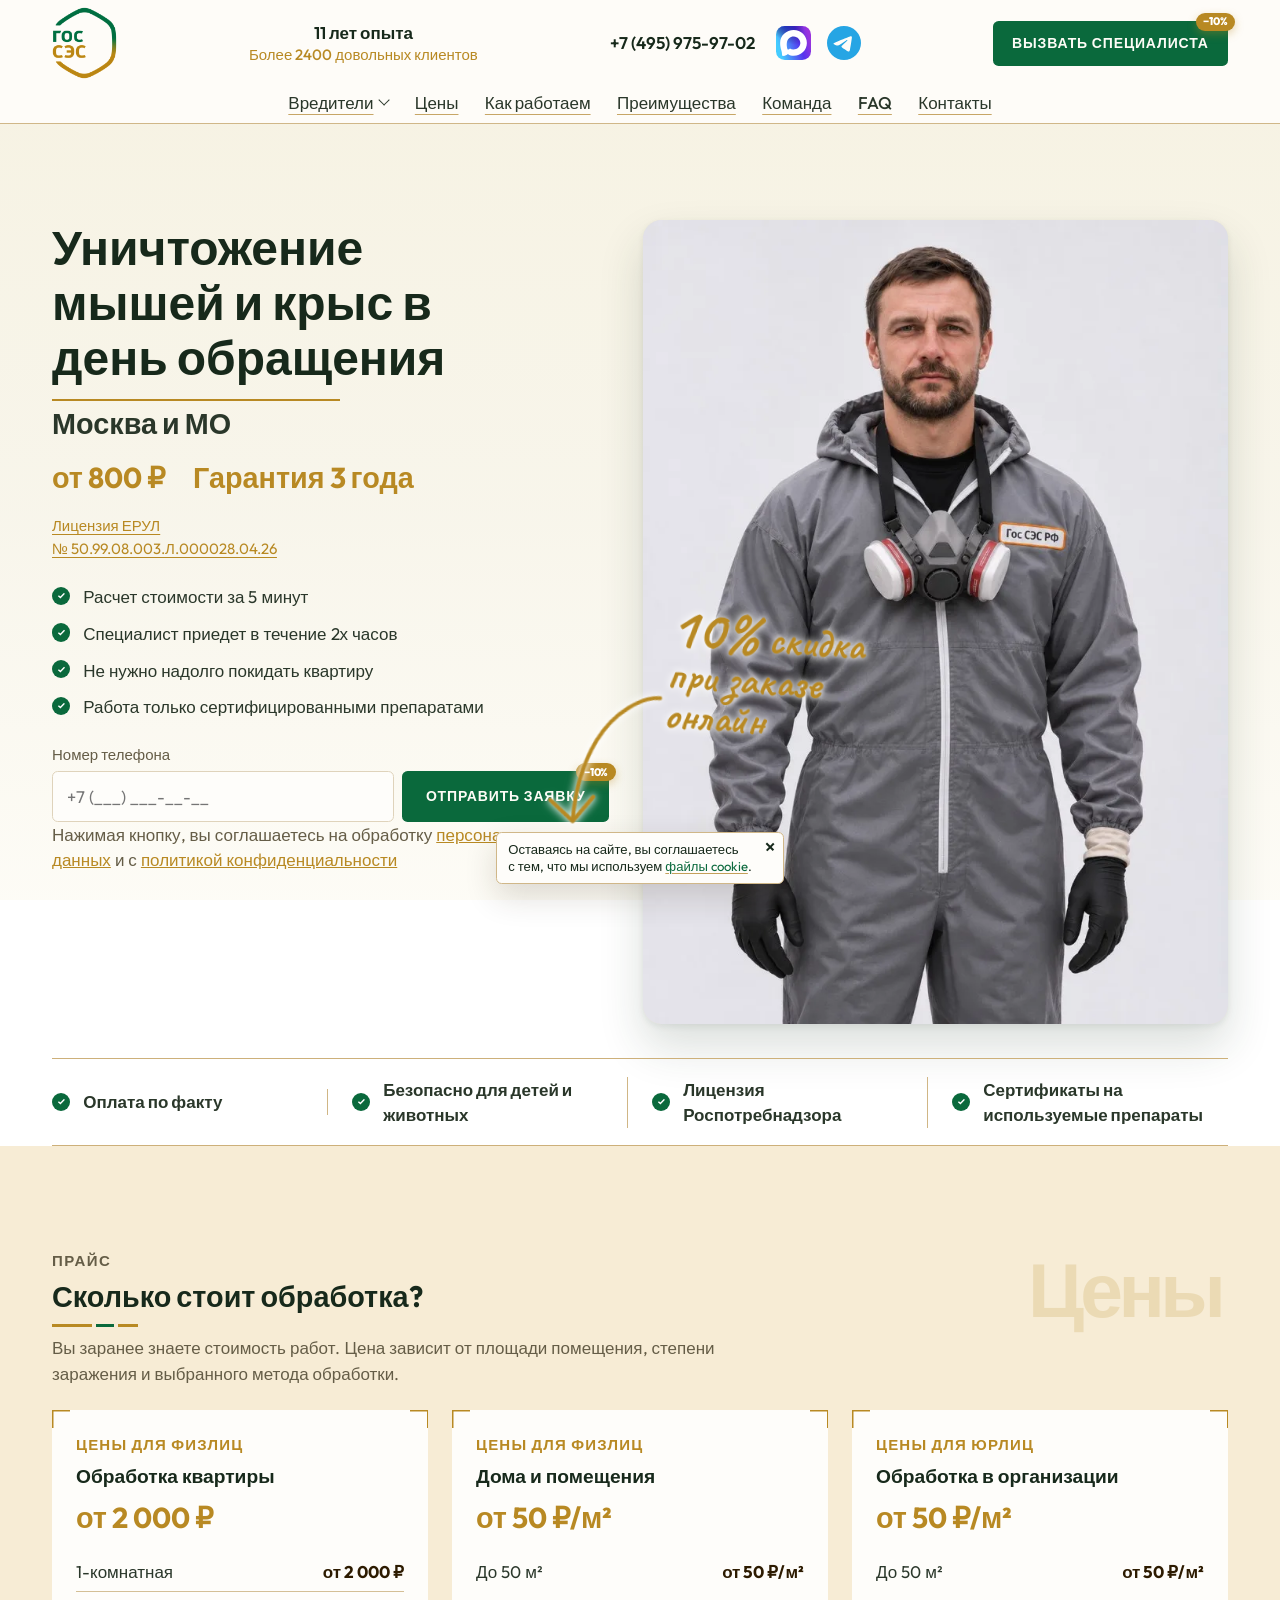
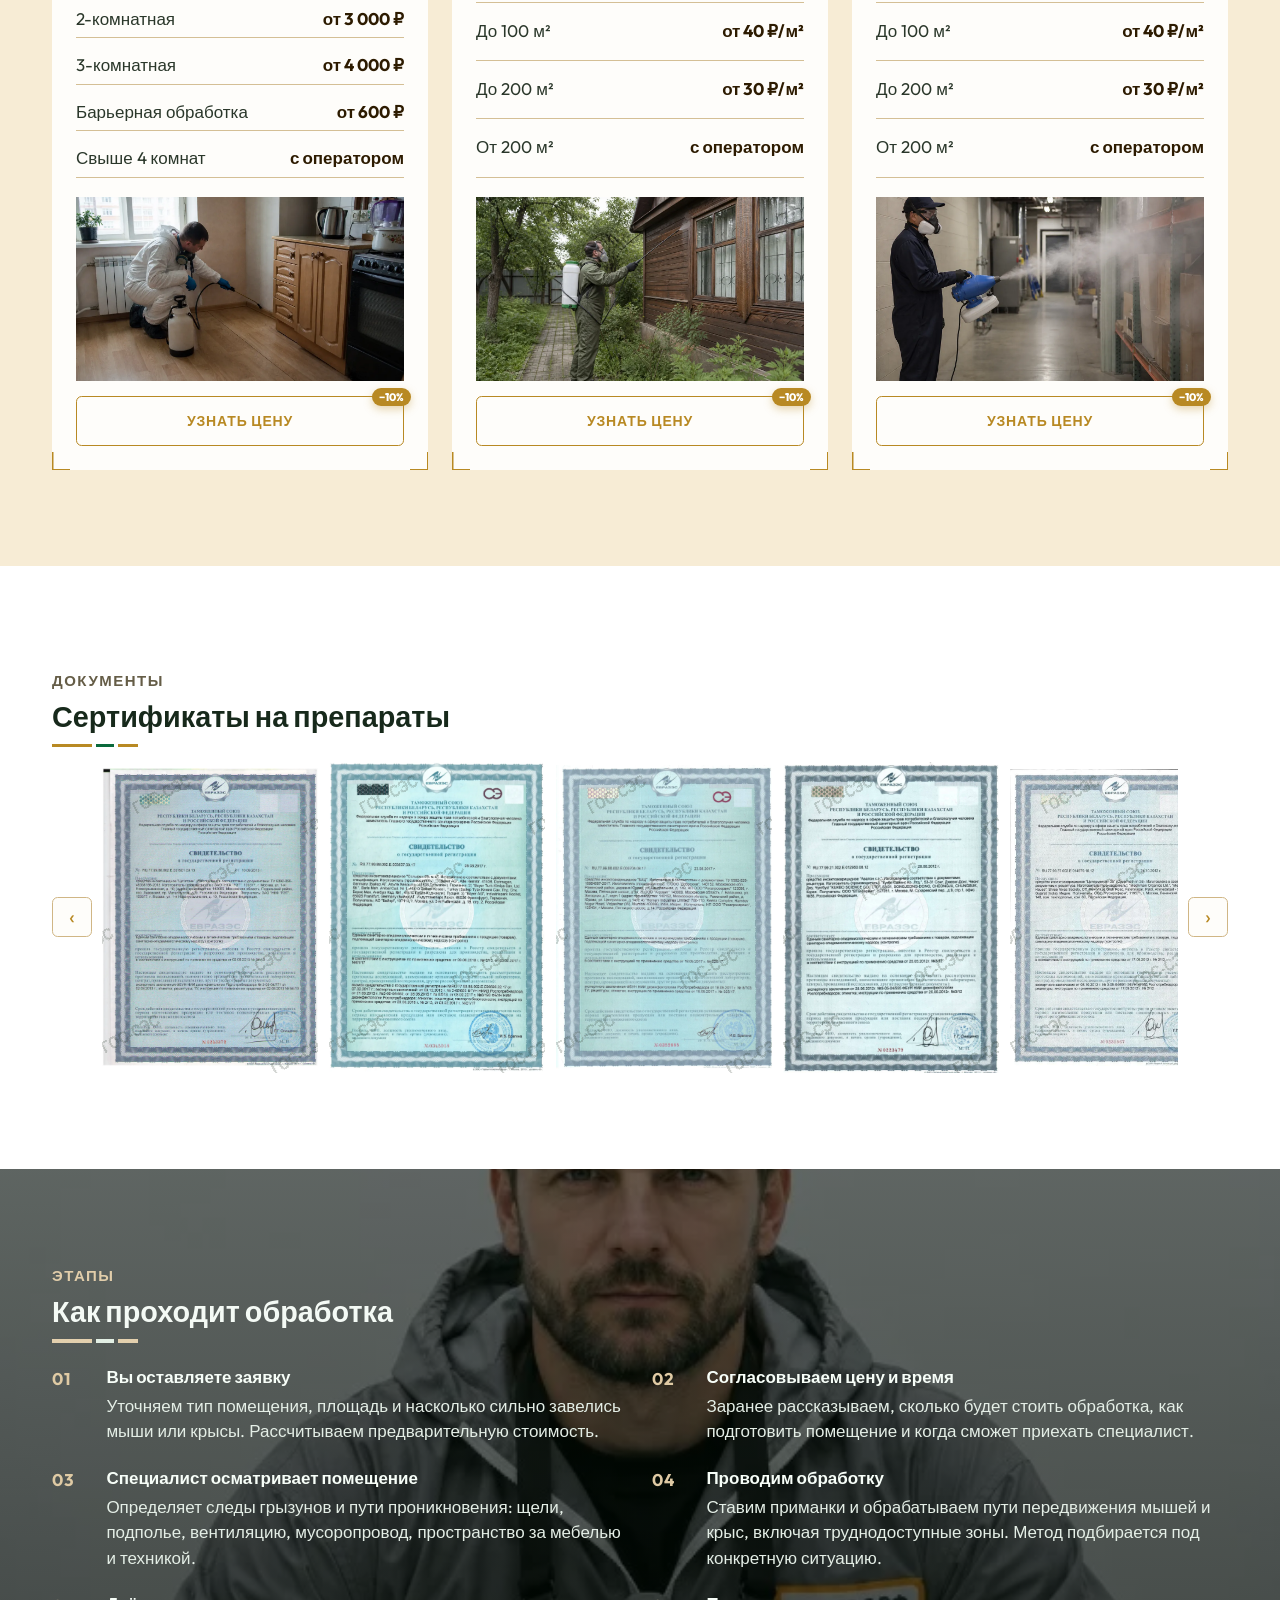
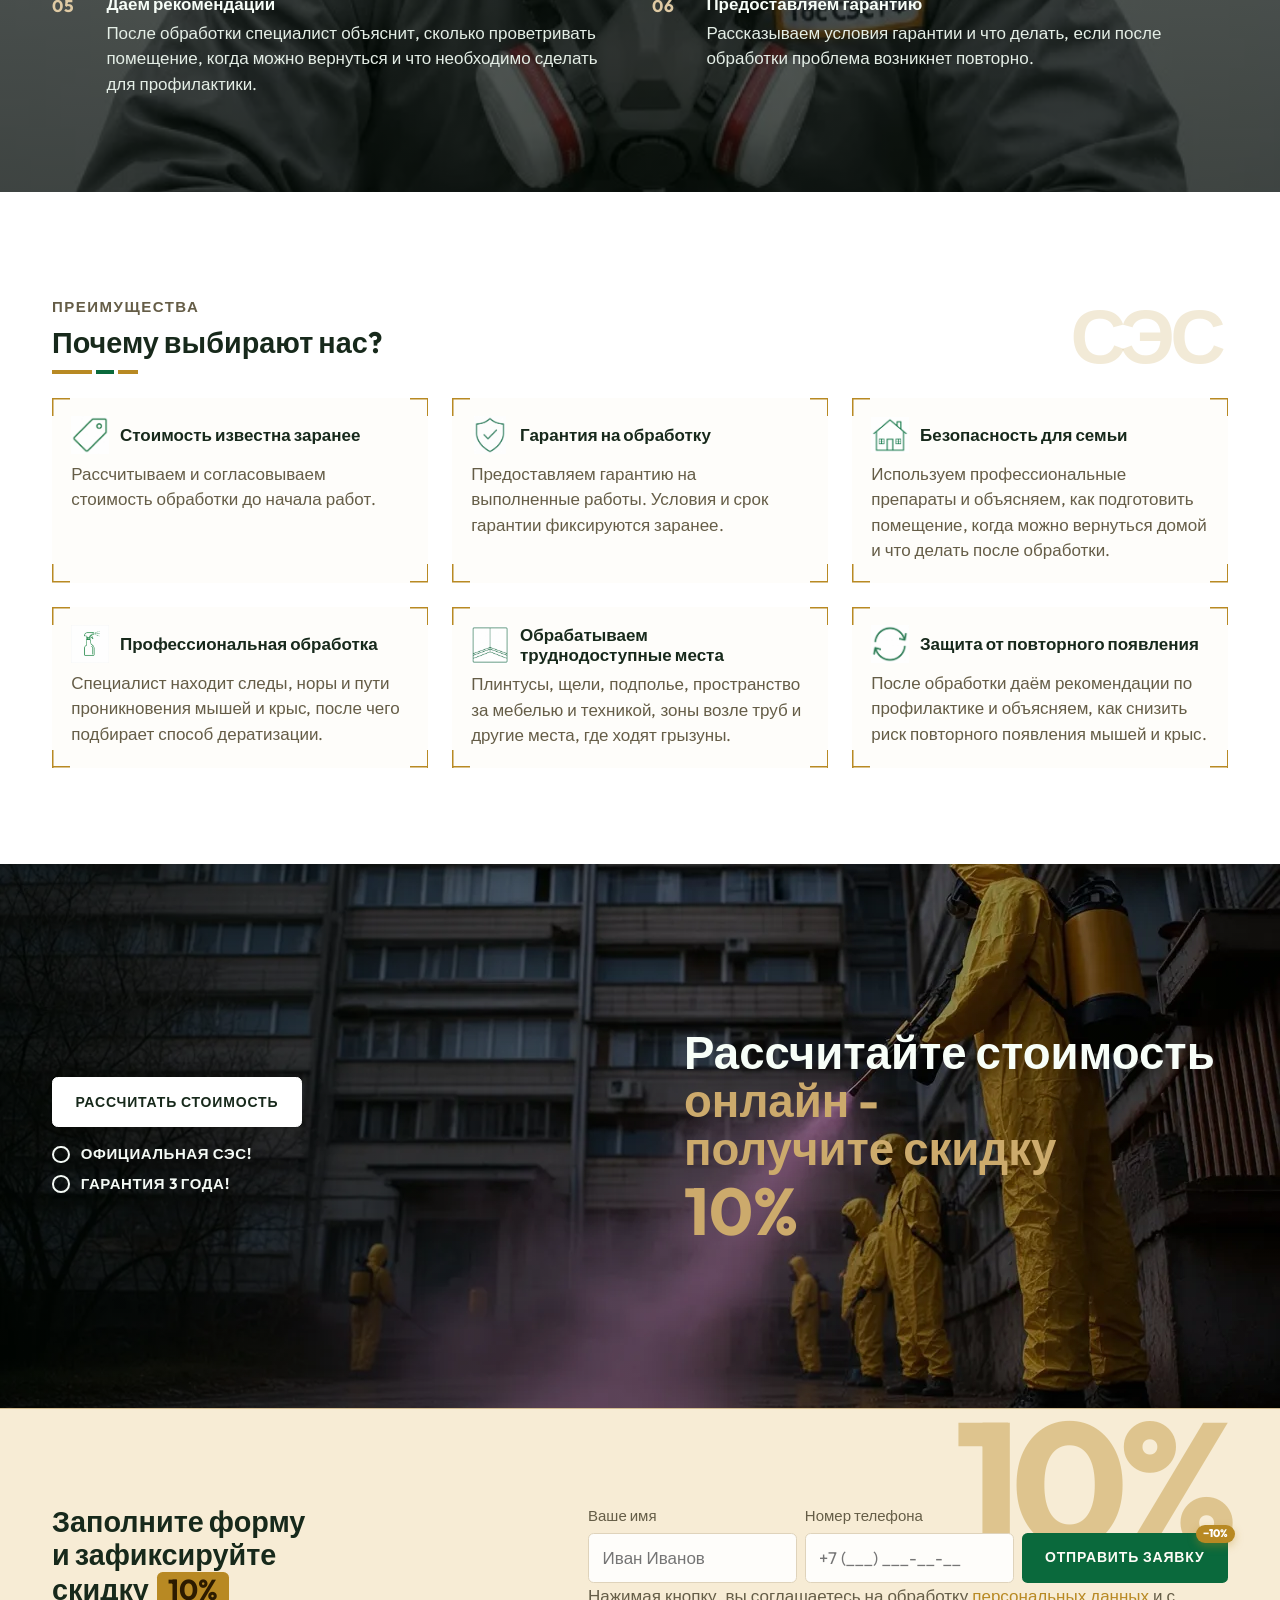
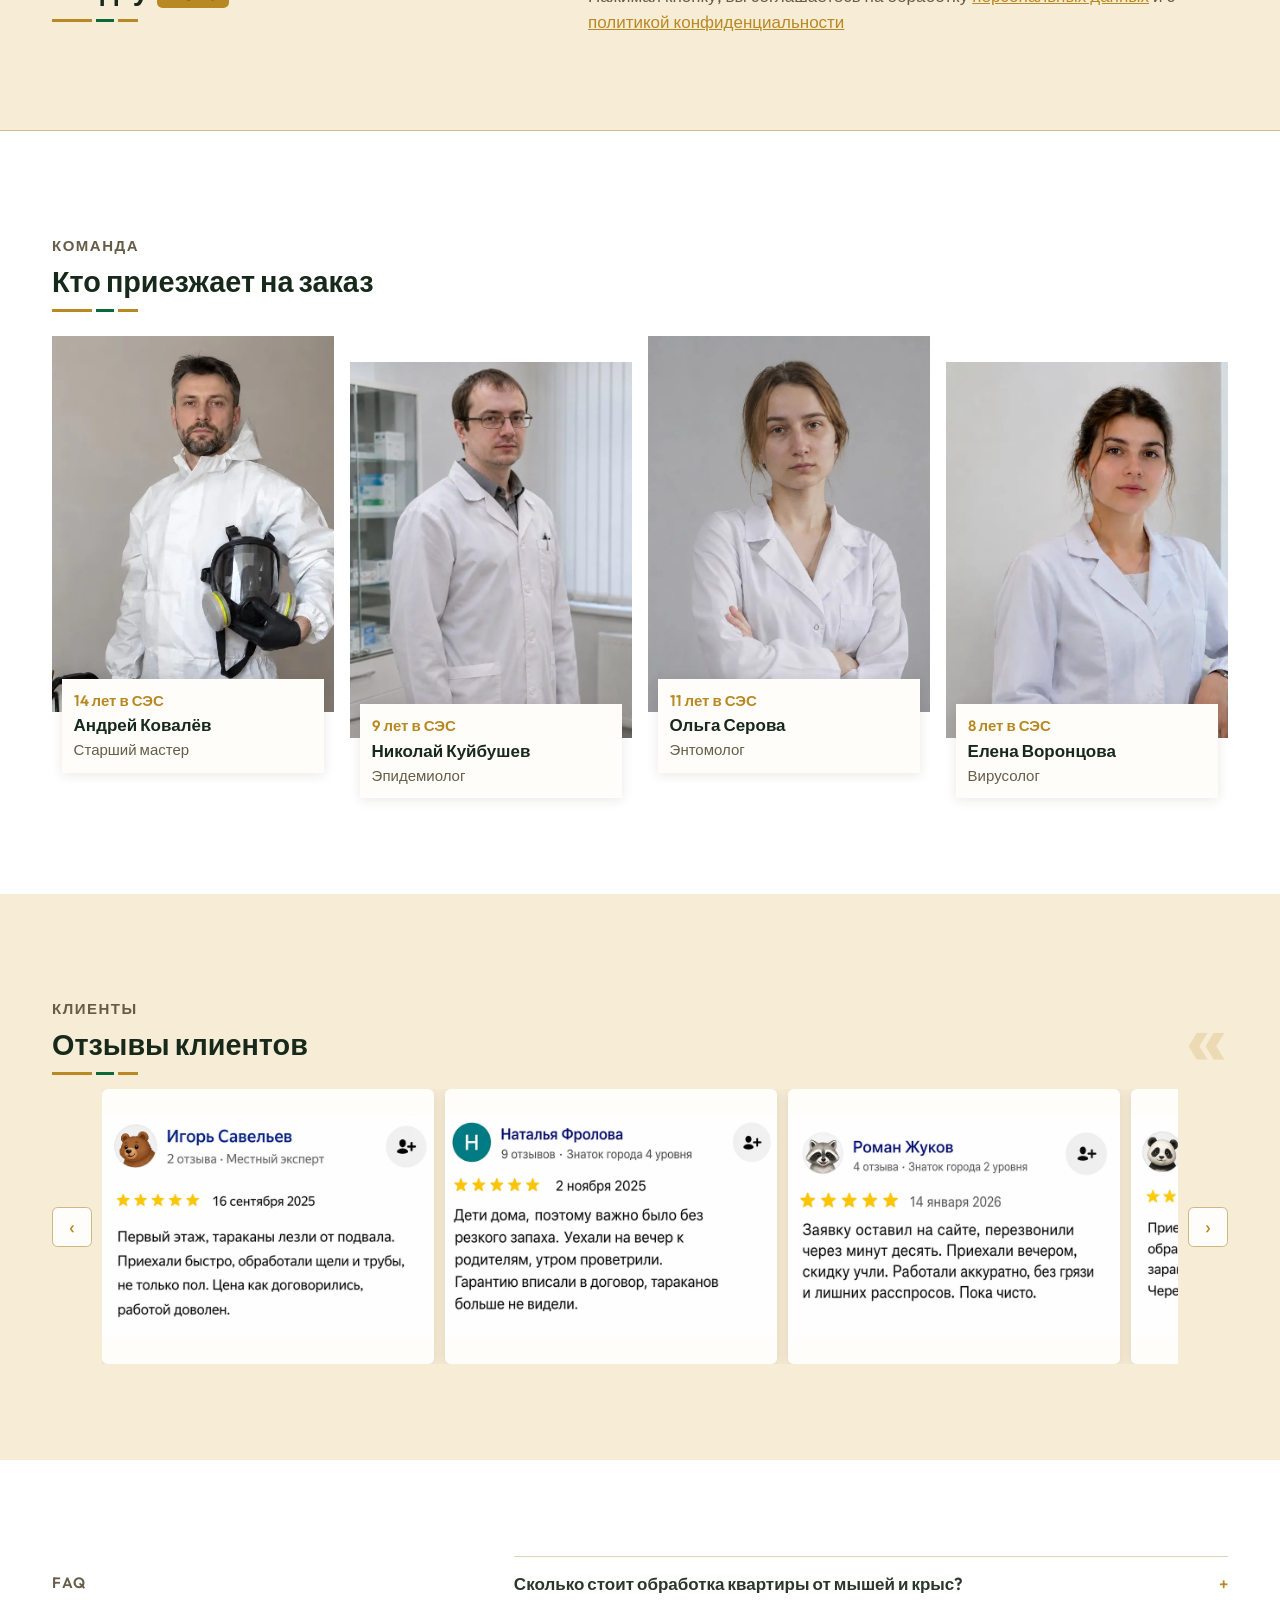
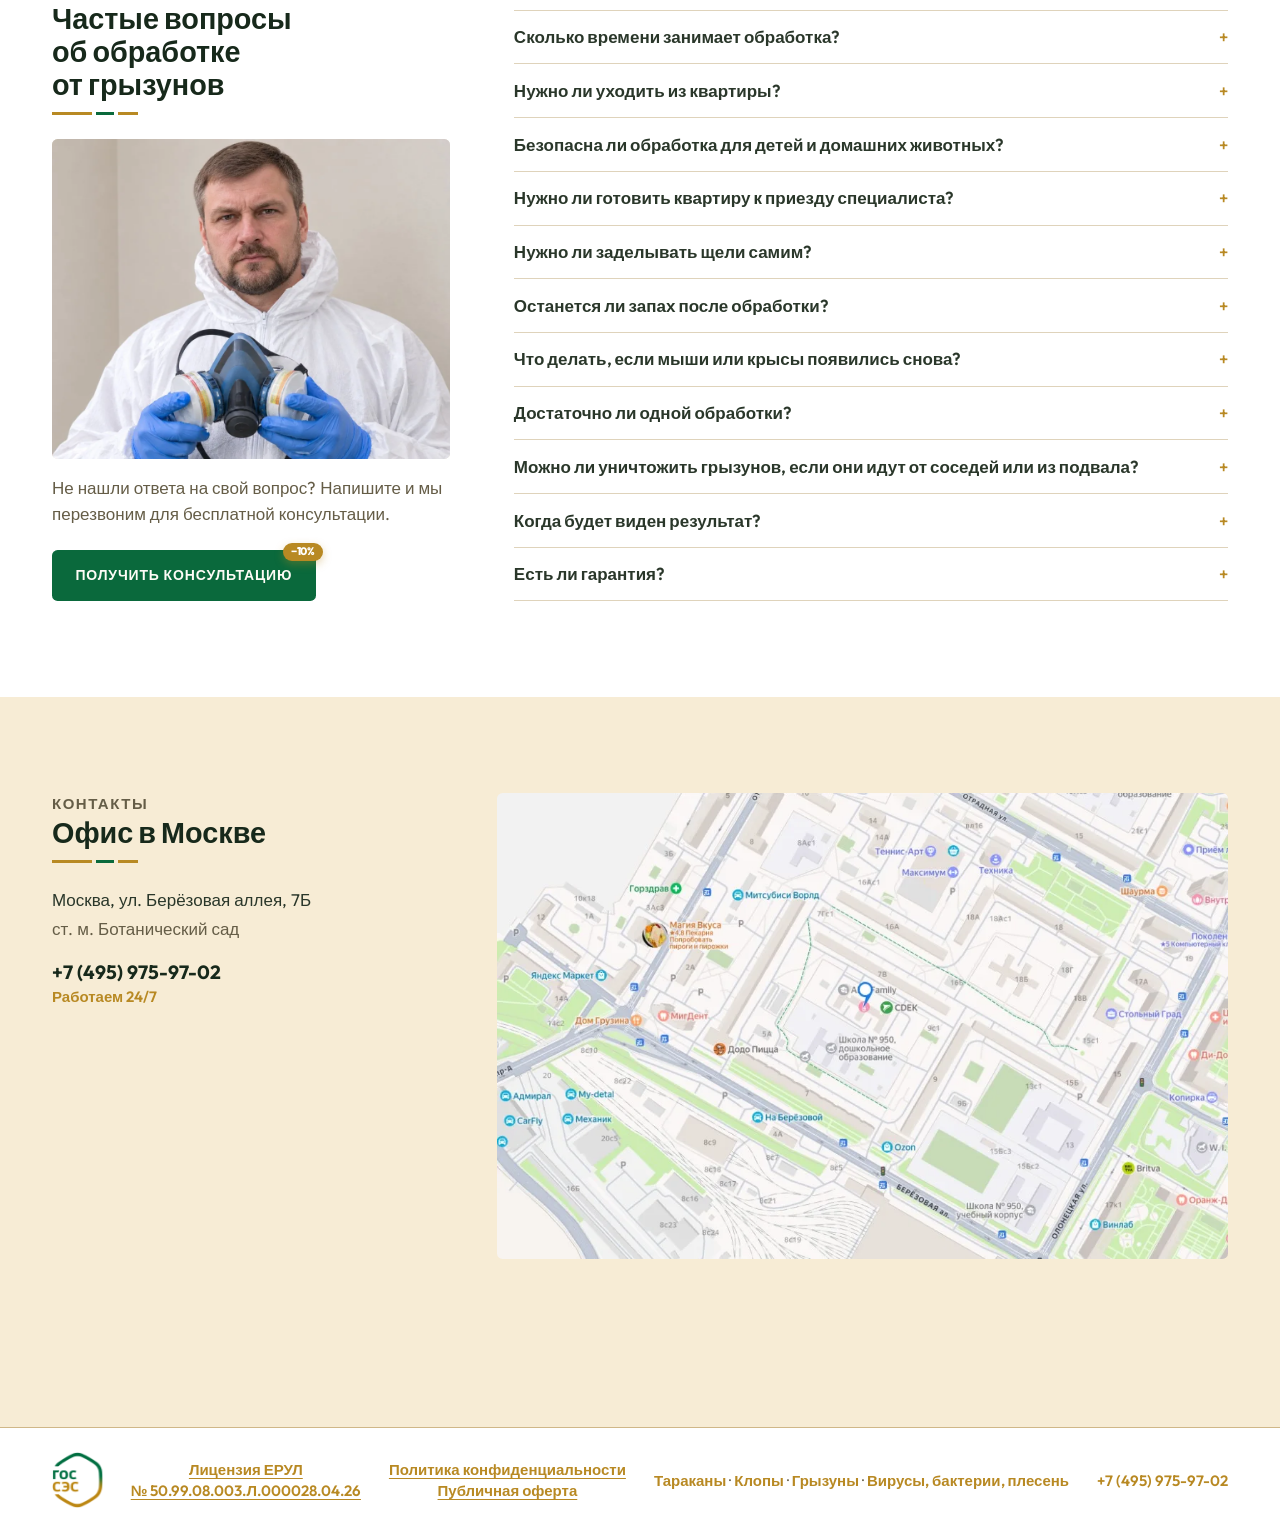
<file: gryzuny.html>
<!DOCTYPE html>
<html lang="ru">
<head>
    <meta charset="utf-8">
    <meta name="viewport" content="width=device-width, initial-scale=1">
    <title>Уничтожение мышей и крыс в день обращения</title>
    <meta name="description" content="Дератизация от мышей и крыс с гарантией в договоре. Цена известна заранее. Выезд от 30–60 минут.">
    <link rel="icon" href="assets/img/favicon/favicon.svg" type="image/svg+xml">
    <link rel="icon" href="assets/img/favicon/favicon.ico" sizes="48x48">
    <link rel="apple-touch-icon" href="assets/img/favicon/apple-touch-icon.png">
    <meta name="theme-color" content="#f4f0e6">
    <link rel="preconnect" href="https://fonts.googleapis.com">
    <link rel="preconnect" href="https://fonts.gstatic.com" crossorigin>
    <link href="https://fonts.googleapis.com/css2?family=Caveat:wght@700&family=Outfit:wght@400;500;600;700&display=swap" rel="stylesheet">
    <link rel="stylesheet" href="assets/css/main.css">
    <!-- Yandex.Metrika counter -->
    <script type="text/javascript">
        (function(m,e,t,r,i,k,a){
            m[i]=m[i]||function(){(m[i].a=m[i].a||[]).push(arguments)};
            m[i].l=1*new Date();
            for (var j = 0; j < document.scripts.length; j++) {if (document.scripts[j].src === r) { return; }}
            k=e.createElement(t),a=e.getElementsByTagName(t)[0],k.async=1,k.src=r,a.parentNode.insertBefore(k,a)
        })(window, document,'script','https://mc.yandex.ru/metrika/tag.js?id=114209573', 'ym');

        ym(114209573, 'init', {ssr:true, webvisor:true, clickmap:true, ecommerce:"dataLayer", referrer: document.referrer, url: location.href, accurateTrackBounce:true, trackLinks:true});
    </script>
    <noscript><div><img src="https://mc.yandex.ru/watch/114209573" style="position:absolute; left:-9999px;" alt="" /></div></noscript>
    <!-- /Yandex.Metrika counter -->
</head>
<body>
    <header class="site-header">
        <div class="wrap">
            <a class="site-logo" href="index.html">
                <img src="assets/img/logo.webp" alt="ГОС СЭС">
                <span>ГОС СЭС</span>
            </a>
            <input class="nav-check visually-hidden" id="nav-on" type="checkbox">
            <div class="header-end">
                <div class="header-meta is-stats">
                    <p class="header-city">11 лет опыта</p>
                    <p class="header-hours">Более 2400 довольных клиентов</p>
                </div>
                <div class="header-mid">
                    <a class="header-phone" href="tel:+74959759702">+7 (495) 975-97-02</a>
                    <div class="header-social">
                        <a href="https://max.ru/u/f9LHodD0cOJitkMRdVPSU_ykallpCi2oolahQbnlsm-IitpahW5vZCmAij8" target="_blank" rel="noopener noreferrer"><img src="assets/img/social-max.svg" alt="Макс" width="24" height="24"></a>
                        <a href="https://t.me/dezcentrses" target="_blank" rel="noopener noreferrer"><img src="assets/img/social-tg.svg" alt="Telegram" width="24" height="24"></a>
                    </div>
                </div>
                <a class="btn btn-primary" href="#call" data-open-modal>Вызвать специалиста<span class="btn-off" aria-hidden="true">−10%</span></a>
            </div>
            <label class="nav-burger" for="nav-on">
                <span class="visually-hidden">Меню</span>
                <span class="nav-burger-icon" aria-hidden="true"></span>
            </label>
            <div class="nav-modal">
                <label class="nav-modal-dismiss" for="nav-on">
                    <span class="visually-hidden">Закрыть меню</span>
                </label>
                <div class="nav-modal-card">
                    <nav class="site-nav" aria-label="Разделы">
                        <details class="nav-drop">
                            <summary>Вредители</summary>
                            <div class="nav-drop-list">
                                <a href="tarakany.html">Тараканы</a>
                                <a href="klopy.html">Клопы</a>
                                <a href="gryzuny.html">Грызуны</a>
                                <a href="dezinfekciya.html">Вирусы, бактерии, плесень</a>
                            </div>
                        </details>
                        <a href="#services">Цены</a>
                        <a href="#process">Как работаем</a>
                        <a href="#why">Преимущества</a>
                        <a href="#team">Команда</a>
                        <a href="#faq">FAQ</a>
                        <a href="#contacts">Контакты</a>
                    </nav>
                    <div class="nav-modal-end">
                        <div class="header-meta is-stats">
                            <p class="header-city">11 лет опыта</p>
                            <p class="header-hours">Более 2400 довольных клиентов</p>
                        </div>
                        <div class="header-social">
                            <a href="https://max.ru/u/f9LHodD0cOJitkMRdVPSU_ykallpCi2oolahQbnlsm-IitpahW5vZCmAij8" target="_blank" rel="noopener noreferrer"><img src="assets/img/social-max.svg" alt="Макс" width="24" height="24"></a>
                            <a href="https://t.me/dezcentrses" target="_blank" rel="noopener noreferrer"><img src="assets/img/social-tg.svg" alt="Telegram" width="24" height="24"></a>
                        </div>
                        <a class="header-phone" href="tel:+74959759702">+7 (495) 975-97-02</a>
                        <a class="btn btn-primary" href="#call" data-open-modal>Вызвать специалиста<span class="btn-off" aria-hidden="true">−10%</span></a>
                    </div>
                </div>
            </div>
        </div>
    </header>

    <main id="content">
        <section class="hero">
            <div class="wrap hero-grid">
                <div class="hero-copy">
                    <div class="hero-lead">
                        <h1>Уничтожение мышей и крыс в день обращения</h1>
                        <p class="hero-place">Москва и МО</p>
                    </div>
                    <p class="hero-price"><span class="hero-price-sum">от 800 ₽</span><span class="hero-guarantee">Гарантия 3 года</span></p>
                    <p class="hero-license"><a href="assets/img/license-erul.webp" data-open-doc>Лицензия ЕРУЛ<br>№ 50.99.08.003.Л.000028.04.26</a></p>
                    <ul class="checks" role="list">
                        <li>Расчет стоимости за 5 минут</li>
                        <li>Специалист приедет в течение 2х часов</li>
                        <li>Не нужно надолго покидать квартиру</li>
                        <li>Работа только сертифицированными препаратами</li>
                    </ul>
                    <div class="hero-form">
                    <p class="hero-offer">
                        <span class="hero-offer-text"><b>10%</b> скидка при заказе онлайн</span>
                        <svg class="hero-offer-arrow" viewBox="0 0 160 136" fill="none" aria-hidden="true">
                            <path d="M148 16c-18-6-52 2-78 28-18 18-34 42-46 78"/>
                            <path d="M6 94 24 122 52 102"/>
                        </svg>
                    </p>
                    <div class="form-box">
                        <form action="#" method="post" novalidate>
                            <div class="form-row is-phone">
                                <div class="field">
                                    <label for="hero-phone">Номер телефона</label>
                                    <input id="hero-phone" name="phone" type="tel" inputmode="tel" autocomplete="tel" placeholder="+7 (___) ___-__-__" required>
                                </div>
                                <button class="btn btn-primary" type="submit">Отправить заявку<span class="btn-off" aria-hidden="true">−10%</span></button>
                            </div>
                            <p class="form-error" hidden></p>
                            <p class="form-note">Нажимая кнопку, вы соглашаетесь на обработку <a href="soglasie.html">персональных данных</a> и с <a href="privacy.html">политикой конфиденциальности</a></p>
                        </form>
                        <p class="form-done" hidden>Заявка принята. Перезвоним согласовать время.</p>
                    </div>
                    </div>
                </div>
                <figure class="hero-visual">
                    <img src="assets/img/hero.webp" alt="Специалист Гос СЭС в защитном костюме" width="745" height="1024" fetchpriority="high">
                </figure>
            </div>
        </section>

        <section class="trust" aria-label="Коротко">
            <ul class="trust-list checks wrap" role="list">
                <li>Оплата по факту</li>
                <li>Безопасно для детей и животных</li>
                <li>Лицензия Роспотребнадзора</li>
                <li>Сертификаты на используемые препараты</li>
            </ul>
        </section>

        <section class="section" id="services" data-mark="Цены">
            <div class="wrap">
                <div class="section-head">
                    <p class="section-kicker">Прайс</p>
                    <h2>Сколько стоит обработка?</h2>
                    <p>Вы заранее знаете стоимость работ. Цена зависит от площади помещения, степени заражения и выбранного метода обработки.</p>
                </div>
                <div class="price-board" id="price">
                    <article class="price-row mark-frame">
                        <p class="price-kind">Цены для физлиц</p>
                        <h3>Обработка квартиры</h3>
                        <p class="amount">от 2 000 ₽</p>
                        <ul class="price-list" role="list">
                            <li><span>1-комнатная</span><b>от 2 000 ₽</b></li>
                            <li><span>2-комнатная</span><b>от 3 000 ₽</b></li>
                            <li><span>3-комнатная</span><b>от 4 000 ₽</b></li>
                            <li><span>Барьерная обработка</span><b>от 600 ₽</b></li>
                            <li><span>Свыше 4 комнат</span><b>с оператором</b></li>
                        </ul>
                        <figure class="price-shot">
                            <img src="assets/img/price-apartment.webp" alt="Обработка квартиры" width="1200" height="800" loading="lazy">
                        </figure>
                        <a class="btn btn-ghost" href="#call" data-open-modal data-plan="Обработка квартиры">Узнать цену<span class="btn-off" aria-hidden="true">−10%</span></a>
                    </article>
                    <article class="price-row mark-frame">
                        <p class="price-kind">Цены для физлиц</p>
                        <h3>Дома и помещения</h3>
                        <p class="amount">от 50 ₽/м²</p>
                        <ul class="price-list" role="list">
                            <li><span>До 50 м²</span><b>от 50 ₽/м²</b></li>
                            <li><span>До 100 м²</span><b>от 40 ₽/м²</b></li>
                            <li><span>До 200 м²</span><b>от 30 ₽/м²</b></li>
                            <li><span>От 200 м²</span><b>с оператором</b></li>
                        </ul>
                        <figure class="price-shot">
                            <img src="assets/img/price-house.webp" alt="Обработка частного дома" width="1200" height="800" loading="lazy">
                        </figure>
                        <a class="btn btn-ghost" href="#call" data-open-modal data-plan="Дома и помещения">Узнать цену<span class="btn-off" aria-hidden="true">−10%</span></a>
                    </article>
                    <article class="price-row mark-frame">
                        <p class="price-kind">Цены для юрлиц</p>
                        <h3>Обработка в организации</h3>
                        <p class="amount">от 50 ₽/м²</p>
                        <ul class="price-list" role="list">
                            <li><span>До 50 м²</span><b>от 50 ₽/м²</b></li>
                            <li><span>До 100 м²</span><b>от 40 ₽/м²</b></li>
                            <li><span>До 200 м²</span><b>от 30 ₽/м²</b></li>
                            <li><span>От 200 м²</span><b>с оператором</b></li>
                        </ul>
                        <figure class="price-shot">
                            <img src="assets/img/price-org.webp" alt="Обработка организации" width="1200" height="800" loading="lazy">
                        </figure>
                        <a class="btn btn-ghost" href="#call" data-open-modal data-plan="Обработка в организации">Узнать цену<span class="btn-off" aria-hidden="true">−10%</span></a>
                    </article>
                </div>
            </div>
        </section>

        <section class="section" id="certs">
            <div class="wrap">
                <div class="section-head">
                    <p class="section-kicker">Документы</p>
                    <h2>Сертификаты на препараты</h2>
                </div>
                <div class="certs-carousel" data-shot-carousel="#cert-view">
                    <button class="certs-arrow is-prev" type="button" aria-label="Назад">‹</button>
                    <div class="certs-track">
                        <button class="certs-item" type="button" data-cert-src="assets/img/certs/01-cigatrin.webp">
                            <img src="assets/img/certs/01-cigatrin.webp" alt="Свидетельство: Цигатрин" width="1221" height="1680" loading="lazy">
                        </button>
                        <button class="certs-item" type="button" data-cert-src="assets/img/certs/02-solfac-ew50.webp">
                            <img src="assets/img/certs/02-solfac-ew50.webp" alt="Свидетельство: Сольфак EW 50" width="1187" height="1680" loading="lazy">
                        </button>
                        <button class="certs-item" type="button" data-cert-src="assets/img/certs/03-bac-2017.webp">
                            <img src="assets/img/certs/03-bac-2017.webp" alt="Свидетельство о государственной регистрации, 2017" width="1180" height="1680" loading="lazy">
                        </button>
                        <button class="certs-item" type="button" data-cert-src="assets/img/certs/04-sv-2012.webp">
                            <img src="assets/img/certs/04-sv-2012.webp" alt="Свидетельство о государственной регистрации, 2012" width="1197" height="1680" loading="lazy">
                        </button>
                        <button class="certs-item" type="button" data-cert-src="assets/img/certs/05-scan.webp">
                            <img src="assets/img/certs/05-scan.webp" alt="Свидетельство: Циперметрин 25" width="744" height="1024" loading="lazy">
                        </button>
                        <button class="certs-item" type="button" data-cert-src="assets/img/certs/06-agran.webp">
                            <img src="assets/img/certs/06-agran.webp" alt="Свидетельство: Агран" width="1187" height="1680" loading="lazy">
                        </button>
                        <button class="certs-item" type="button" data-cert-src="assets/img/certs/07-acetin-super.webp">
                            <img src="assets/img/certs/07-acetin-super.webp" alt="Свидетельство: Ацетин Супер КЭ" width="1188" height="1680" loading="lazy">
                        </button>
                        <button class="certs-item" type="button" data-cert-src="assets/img/certs/08-titan.webp">
                            <img src="assets/img/certs/08-titan.webp" alt="Свидетельство: Титан" width="1226" height="1680" loading="lazy">
                        </button>
                        <button class="certs-item" type="button" data-cert-src="assets/img/certs/09-imidin-forte.webp">
                            <img src="assets/img/certs/09-imidin-forte.webp" alt="Свидетельство: Имидин Фортэ" width="1177" height="1680" loading="lazy">
                        </button>
                        <button class="certs-item" type="button" data-cert-src="assets/img/certs/10-solfac-duo.webp">
                            <img src="assets/img/certs/10-solfac-duo.webp" alt="Свидетельство: Сольфак Дуо СК 7,5%" width="1187" height="1679" loading="lazy">
                        </button>
                        <button class="certs-item" type="button" data-cert-src="assets/img/certs/11-k-othrine.webp">
                            <img src="assets/img/certs/11-k-othrine.webp" alt="Свидетельство: К-Отрин СК 50" width="1186" height="1680" loading="lazy">
                        </button>
                        <button class="certs-item" type="button" data-cert-src="assets/img/certs/12-effectiv.webp">
                            <img src="assets/img/certs/12-effectiv.webp" alt="Свидетельство: Эффектив" width="1186" height="1680" loading="lazy">
                        </button>
                        <button class="certs-item" type="button" data-cert-src="assets/img/certs/13-bombei.webp">
                            <img src="assets/img/certs/13-bombei.webp" alt="Свидетельство: Бомбей" width="1188" height="1680" loading="lazy">
                        </button>
                    </div>
                    <button class="certs-arrow is-next" type="button" aria-label="Вперёд">›</button>
                </div>
            </div>
        </section>

        <section class="process" id="process">
            <div class="process-bg" aria-hidden="true">
                <img src="assets/img/process.webp" alt="" width="683" height="1024" loading="lazy">
            </div>
            <div class="wrap process-copy">
                <p class="section-kicker">Этапы</p>
                <h2>Как проходит обработка</h2>
                <ol class="process-list">
                    <li>
                        <span class="process-num" aria-hidden="true">01</span>
                        <div>
                            <h3>Вы оставляете заявку</h3>
                            <p>Уточняем тип помещения, площадь и насколько сильно завелись мыши или крысы. Рассчитываем предварительную стоимость.</p>
                        </div>
                    </li>
                    <li>
                        <span class="process-num" aria-hidden="true">02</span>
                        <div>
                            <h3>Согласовываем цену и время</h3>
                            <p>Заранее рассказываем, сколько будет стоить обработка, как подготовить помещение и когда сможет приехать специалист.</p>
                        </div>
                    </li>
                    <li>
                        <span class="process-num" aria-hidden="true">03</span>
                        <div>
                            <h3>Специалист осматривает помещение</h3>
                            <p>Определяет следы грызунов и пути проникновения: щели, подполье, вентиляцию, мусоропровод, пространство за мебелью и техникой.</p>
                        </div>
                    </li>
                    <li>
                        <span class="process-num" aria-hidden="true">04</span>
                        <div>
                            <h3>Проводим обработку</h3>
                            <p>Ставим приманки и обрабатываем пути передвижения мышей и крыс, включая труднодоступные зоны. Метод подбирается под конкретную ситуацию.</p>
                        </div>
                    </li>
                    <li>
                        <span class="process-num" aria-hidden="true">05</span>
                        <div>
                            <h3>Даём рекомендации</h3>
                            <p>После обработки специалист объяснит, сколько проветривать помещение, когда можно вернуться и что необходимо сделать для профилактики.</p>
                        </div>
                    </li>
                    <li>
                        <span class="process-num" aria-hidden="true">06</span>
                        <div>
                            <h3>Предоставляем гарантию</h3>
                            <p>Рассказываем условия гарантии и что делать, если после обработки проблема возникнет повторно.</p>
                        </div>
                    </li>
                </ol>
            </div>
        </section>

        <section class="section" id="why" data-mark="СЭС">
            <div class="wrap">
                <div class="section-head">
                    <p class="section-kicker">Преимущества</p>
                    <h2>Почему выбирают нас?</h2>
                </div>
                <ul class="reasons-list" role="list">
                    <li>
                        <div class="reasons-head">
                            <img src="assets/img/icons/icon-price.webp" alt="" width="48" height="48">
                            <h3>Стоимость известна заранее</h3>
                        </div>
                        <p>Рассчитываем и согласовываем стоимость обработки до начала работ.</p>
                    </li>
                    <li>
                        <div class="reasons-head">
                            <img src="assets/img/icons/icon-guarantee.webp" alt="" width="48" height="48">
                            <h3>Гарантия на обработку</h3>
                        </div>
                        <p>Предоставляем гарантию на выполненные работы. Условия и срок гарантии фиксируются заранее.</p>
                    </li>
                    <li>
                        <div class="reasons-head">
                            <img src="assets/img/icons/icon-family.webp" alt="" width="48" height="48">
                            <h3>Безопасность для семьи</h3>
                        </div>
                        <p>Используем профессиональные препараты и объясняем, как подготовить помещение, когда можно вернуться домой и что делать после обработки.</p>
                    </li>
                    <li>
                        <div class="reasons-head">
                            <img src="assets/img/icons/icon-treatment.webp" alt="" width="48" height="48">
                            <h3>Профессиональная обработка</h3>
                        </div>
                        <p>Специалист находит следы, норы и пути проникновения мышей и крыс, после чего подбирает способ дератизации.</p>
                    </li>
                    <li>
                        <div class="reasons-head">
                            <img src="assets/img/icons/icon-corners.webp" alt="" width="48" height="48">
                            <h3>Обрабатываем труднодоступные места</h3>
                        </div>
                        <p>Плинтусы, щели, подполье, пространство за мебелью и техникой, зоны возле труб и другие места, где ходят грызуны.</p>
                    </li>
                    <li>
                        <div class="reasons-head">
                            <img src="assets/img/icons/icon-prevention.webp" alt="" width="48" height="48">
                            <h3>Защита от повторного появления</h3>
                        </div>
                        <p>После обработки даём рекомендации по профилактике и объясняем, как снизить риск повторного появления мышей и крыс.</p>
                    </li>
                </ul>
            </div>
        </section>

        <section class="quiz">
            <div class="quiz-bg" aria-hidden="true">
                <img src="assets/img/quiz-treatment.webp" alt="" width="1280" height="720" loading="lazy">
            </div>
            <div class="wrap quiz-grid">
                <div class="quiz-side">
                    <button class="btn quiz-start" type="button">Рассчитать стоимость</button>
                    <ul class="quiz-points" role="list">
                        <li>Официальная СЭС!</li>
                        <li>Гарантия 3 года!</li>
                    </ul>
                </div>
                <div class="quiz-copy">
                    <h2>Рассчитайте стоимость<span class="quiz-offer">онлайн - получите скидку</span><span class="quiz-off">10%</span></h2>
                </div>
            </div>
            <div class="wrap quiz-panel is-off">
                <button class="quiz-back" type="button"><img src="assets/img/quiz/back.svg" alt="" width="24" height="24">Назад</button>
                <div class="quiz-step">
                    <h3 tabindex="-1">Какая у вас проблема?</h3>
                    <div class="quiz-options">
                        <button class="quiz-option" type="button" data-quiz-value="Насекомые">
                            <img src="assets/img/quiz/bug.svg" alt="" width="48" height="48">
                            <span>Насекомые</span>
                        </button>
                        <button class="quiz-option" type="button" data-quiz-value="Грызуны">
                            <img src="assets/img/quiz/rodent.svg" alt="" width="48" height="48">
                            <span>Грызуны</span>
                        </button>
                        <button class="quiz-option" type="button" data-quiz-value="Запах">
                            <img src="assets/img/quiz/smell.svg" alt="" width="48" height="48">
                            <span>Запах</span>
                        </button>
                        <button class="quiz-option" type="button" data-quiz-value="Плесень">
                            <img src="assets/img/quiz/mold.svg" alt="" width="48" height="48">
                            <span>Плесень</span>
                        </button>
                        <button class="quiz-option" type="button" data-quiz-value="Другое">
                            <img src="assets/img/quiz/other.svg" alt="" width="48" height="48">
                            <span>Другое</span>
                        </button>
                    </div>
                </div>
                <div class="quiz-step is-off">
                    <h3 tabindex="-1">Где необходимо произвести обработку?</h3>
                    <div class="quiz-options">
                        <button class="quiz-option" type="button" data-quiz-value="Квартира">
                            <img src="assets/img/quiz/flat.svg" alt="" width="48" height="48">
                            <span>Квартира</span>
                        </button>
                        <button class="quiz-option" type="button" data-quiz-value="Дом">
                            <img src="assets/img/quiz/house.svg" alt="" width="48" height="48">
                            <span>Дом</span>
                        </button>
                        <button class="quiz-option" type="button" data-quiz-value="Участок">
                            <img src="assets/img/quiz/plot.svg" alt="" width="48" height="48">
                            <span>Участок</span>
                        </button>
                        <button class="quiz-option" type="button" data-quiz-value="Коммерческое помещение">
                            <img src="assets/img/quiz/shop.svg" alt="" width="48" height="48">
                            <span>Коммерческое помещение</span>
                        </button>
                        <button class="quiz-option" type="button" data-quiz-value="Другое">
                            <img src="assets/img/quiz/other.svg" alt="" width="48" height="48">
                            <span>Другое</span>
                        </button>
                    </div>
                </div>
                <div class="quiz-step is-off">
                    <h3 tabindex="-1">Как быстро требуется обработка?</h3>
                    <div class="quiz-options">
                        <button class="quiz-option" type="button" data-quiz-value="Срочно — сегодня">
                            <img src="assets/img/quiz/clock.svg" alt="" width="48" height="48">
                            <span>Срочно — сегодня</span>
                        </button>
                        <button class="quiz-option" type="button" data-quiz-value="В ближайшие 2–3 дня">
                            <img src="assets/img/quiz/calendar.svg" alt="" width="48" height="48">
                            <span>В ближайшие 2–3 дня</span>
                        </button>
                        <button class="quiz-option" type="button" data-quiz-value="В течение недели">
                            <img src="assets/img/quiz/week.svg" alt="" width="48" height="48">
                            <span>В течение недели</span>
                        </button>
                        <button class="quiz-option" type="button" data-quiz-value="Другое">
                            <img src="assets/img/quiz/other.svg" alt="" width="48" height="48">
                            <span>Другое</span>
                        </button>
                    </div>
                </div>
                <div class="quiz-step is-off">
                    <h3 tabindex="-1">Уже пробовали бороться с проблемой?</h3>
                    <div class="quiz-options">
                        <button class="quiz-option" type="button" data-quiz-value="Да, самостоятельно, но без результата">
                            <img src="assets/img/quiz/self.svg" alt="" width="48" height="48">
                            <span>Да, самостоятельно, но без результата</span>
                        </button>
                        <button class="quiz-option" type="button" data-quiz-value="Да, вызывали других специалистов — не помогло">
                            <img src="assets/img/quiz/specialists.svg" alt="" width="48" height="48">
                            <span>Да, вызывали других специалистов — не помогло</span>
                        </button>
                        <button class="quiz-option" type="button" data-quiz-value="Нет, сразу к профессионалам">
                            <img src="assets/img/quiz/shield.svg" alt="" width="48" height="48">
                            <span>Нет, сразу к профессионалам</span>
                        </button>
                    </div>
                </div>
                <form class="quiz-form quiz-step is-off" action="#" method="post" novalidate>
                    <h3 tabindex="-1">Куда отправить расчёт?</h3>
                    <input type="hidden" name="note" value="">
                    <div class="quiz-body">
                    <div class="quiz-fields">
                        <div class="field">
                            <label for="quiz-phone">Номер телефона</label>
                            <input id="quiz-phone" name="phone" type="tel" inputmode="tel" autocomplete="tel" maxlength="18" placeholder="+7 (___) ___-__-__" required>
                        </div>
                        <div class="field">
                            <label for="quiz-name">Ваше имя</label>
                            <input id="quiz-name" name="name" type="text" autocomplete="name" required>
                        </div>
                    </div>
                    <label class="quiz-consent">
                        <input type="checkbox" name="consent">
                        <span>Я согласен(-на) на обработку <a href="soglasie.html">персональных данных</a> и с <a href="privacy.html">политикой конфиденциальности</a></span>
                    </label>
                    <p class="form-error" hidden></p>
                    <button class="btn btn-primary" type="submit">Отправить</button>
                    </div>
                </form>
            </div>
        </section>

        <section class="lead" id="lead">
            <div class="wrap lead-grid">
                <h2>Заполните форму и зафиксируйте скидку <span class="lead-off">10%</span></h2>
                <div class="form-box">
                    <form action="#" method="post" novalidate>
                        <div class="form-row is-lead">
                            <div class="field">
                                <label for="lead-name">Ваше имя</label>
                                <input id="lead-name" name="name" type="text" autocomplete="name" placeholder="Иван Иванов" required>
                            </div>
                            <div class="field">
                                <label for="lead-phone">Номер телефона</label>
                                <input id="lead-phone" name="phone" type="tel" inputmode="tel" autocomplete="tel" placeholder="+7 (___) ___-__-__" required>
                            </div>
                            <button class="btn btn-primary" type="submit">Отправить заявку<span class="btn-off" aria-hidden="true">−10%</span></button>
                        </div>
                        <p class="form-error" hidden></p>
                        <p class="form-note">Нажимая кнопку, вы соглашаетесь на обработку <a href="soglasie.html">персональных данных</a> и с <a href="privacy.html">политикой конфиденциальности</a></p>
                    </form>
                    <p class="form-done" hidden>Заявка принята. Перезвоним и зафиксируем скидку.</p>
                </div>
            </div>
        </section>

        <section class="section team" id="team">
            <div class="wrap">
                <div class="section-head">
                    <p class="section-kicker">Команда</p>
                    <h2>Кто приезжает на заказ</h2>
                </div>
                <ul class="team-list" role="list">
                    <li>
                        <figure class="team-card">
                            <img src="assets/img/team-master.webp" alt="Андрей Ковалёв, старший мастер" width="1024" height="682" loading="lazy">
                            <figcaption>
                                <p class="team-years">14 лет в СЭС</p>
                                <h3>Андрей Ковалёв</h3>
                                <p>Старший мастер</p>
                            </figcaption>
                        </figure>
                    </li>
                    <li>
                        <figure class="team-card">
                            <img class="is-down" src="assets/img/team-epidemiolog.webp" alt="Николай Куйбушев, эпидемиолог" width="682" height="1024" loading="lazy">
                            <figcaption>
                                <p class="team-years">9 лет в СЭС</p>
                                <h3>Николай Куйбушев</h3>
                                <p>Эпидемиолог</p>
                            </figcaption>
                        </figure>
                    </li>
                    <li>
                        <figure class="team-card">
                            <img src="assets/img/team-entomolog.webp" alt="Ольга Серова, энтомолог" width="1024" height="1004" loading="lazy">
                            <figcaption>
                                <p class="team-years">11 лет в СЭС</p>
                                <h3>Ольга Серова</h3>
                                <p>Энтомолог</p>
                            </figcaption>
                        </figure>
                    </li>
                    <li>
                        <figure class="team-card">
                            <img class="is-side" src="assets/img/team-virolog.webp" alt="Елена Воронцова, вирусолог" width="1024" height="682" loading="lazy">
                            <figcaption>
                                <p class="team-years">8 лет в СЭС</p>
                                <h3>Елена Воронцова</h3>
                                <p>Вирусолог</p>
                            </figcaption>
                        </figure>
                    </li>
                </ul>
            </div>
        </section>

        <section class="reviews" id="reviews" data-mark="«">
            <div class="wrap">
                <div class="section-head">
                    <p class="section-kicker">Клиенты</p>
                    <h2>Отзывы клиентов</h2>
                </div>
                <div class="certs-carousel reviews-carousel" data-shot-carousel="#review-view">
                    <button class="certs-arrow is-prev" type="button" aria-label="Назад">‹</button>
                    <div class="certs-track">
                        <button class="certs-item" type="button" data-cert-src="assets/img/reviews/review-maps-igor.webp">
                            <img src="assets/img/reviews/review-maps-igor.webp" alt="Отзыв Игоря Савельева на Яндекс Картах" width="1536" height="1024" loading="lazy">
                        </button>
                        <button class="certs-item" type="button" data-cert-src="assets/img/reviews/review-maps-natalya.webp">
                            <img src="assets/img/reviews/review-maps-natalya.webp" alt="Отзыв Натальи Фроловой на Яндекс Картах" width="1536" height="1024" loading="lazy">
                        </button>
                        <button class="certs-item" type="button" data-cert-src="assets/img/reviews/review-maps-roman.webp">
                            <img src="assets/img/reviews/review-maps-roman.webp" alt="Отзыв Романа Жукова на Яндекс Картах" width="1536" height="1024" loading="lazy">
                        </button>
                        <button class="certs-item" type="button" data-cert-src="assets/img/reviews/review-maps-maria.webp">
                            <img src="assets/img/reviews/review-maps-maria.webp" alt="Отзыв Марии Соколовой на Яндекс Картах" width="1536" height="1024" loading="lazy">
                        </button>
                        <button class="certs-item" type="button" data-cert-src="assets/img/reviews/review-maps-anna.webp">
                            <img src="assets/img/reviews/review-maps-anna.webp" alt="Отзыв Анны Кузнецовой на Яндекс Картах" width="959" height="609" loading="lazy">
                        </button>
                        <button class="certs-item" type="button" data-cert-src="assets/img/reviews/review-maps-andrey.webp">
                            <img src="assets/img/reviews/review-maps-andrey.webp" alt="Отзыв Андрея Белова на Яндекс Картах" width="1536" height="1024" loading="lazy">
                        </button>
                        <button class="certs-item" type="button" data-cert-src="assets/img/reviews/review-maps-dmitry.webp">
                            <img src="assets/img/reviews/review-maps-dmitry.webp" alt="Отзыв Дмитрия Орлова на Яндекс Картах" width="960" height="617" loading="lazy">
                        </button>
                        <button class="certs-item" type="button" data-cert-src="assets/img/reviews/review-maps-elena.webp">
                            <img src="assets/img/reviews/review-maps-elena.webp" alt="Отзыв Елены Смирновой на Яндекс Картах" width="956" height="792" loading="lazy">
                        </button>
                        <button class="certs-item" type="button" data-cert-src="assets/img/reviews/review-maps-olga.webp">
                            <img src="assets/img/reviews/review-maps-olga.webp" alt="Отзыв Ольги Васильевой на Яндекс Картах" width="1536" height="1024" loading="lazy">
                        </button>
                        <button class="certs-item" type="button" data-cert-src="assets/img/reviews/review-maps-ivan.webp">
                            <img src="assets/img/reviews/review-maps-ivan.webp" alt="Отзыв Ивана Петрова на Яндекс Картах" width="952" height="750" loading="lazy">
                        </button>
                    </div>
                    <button class="certs-arrow is-next" type="button" aria-label="Вперёд">›</button>
                </div>
            </div>
        </section>

        <section class="section faq" id="faq">
            <div class="wrap faq-grid">
                <div class="faq-intro">
                    <p class="section-kicker">FAQ</p>
                    <h2>Частые вопросы об обработке от грызунов</h2>
                    <figure class="faq-shot">
                        <img src="assets/img/faq.webp" alt="Специалист со средством защиты" width="1024" height="768" loading="lazy">
                    </figure>
                    <p>Не нашли ответа на свой вопрос? Напишите и мы перезвоним для бесплатной консультации.</p>
                    <a class="btn btn-primary" href="#call" data-open-modal>Получить консультацию<span class="btn-off" aria-hidden="true">−10%</span></a>
                </div>
                <div class="faq-list">
                    <details>
                        <summary>Сколько стоит обработка квартиры от мышей и крыс?</summary>
                        <p>Стоимость зависит от площади, вида грызунов и того, откуда они заходят — из квартиры, подвала или соседних помещений. Предварительную цену специалист рассчитает до выезда после нескольких уточняющих вопросов.</p>
                    </details>
                    <details>
                        <summary>Сколько времени занимает обработка?</summary>
                        <p>Осмотр путей и установка приманок в обычной квартире занимают около 40–90 минут. Если нужно обработать подвал, коммуникации или частный дом, время согласуем заранее.</p>
                    </details>
                    <details>
                        <summary>Нужно ли уходить из квартиры?</summary>
                        <p>При работе с закрытыми приманками обычно не нужно надолго покидать жильё. Если дополнительно обрабатывают пути проникновения, специалист заранее скажет, нужно ли временно вывести детей и животных и сколько проветривать.</p>
                    </details>
                    <details>
                        <summary>Безопасна ли обработка для детей и домашних животных?</summary>
                        <p>Приманки ставим в закрытые станции, недоступные детям и питомцам. Перед выездом расскажем, куда убрать корм животных, как закрыть клетки и что нельзя трогать после установки.</p>
                    </details>
                    <details>
                        <summary>Нужно ли готовить квартиру к приезду специалиста?</summary>
                        <p>Сложной подготовки обычно не требуется. Уберите открытые продукты, обеспечьте доступ к плинтусам, подполью, шкафам под мойкой и местам, где слышен шорох или видны погрызы. Инструкцию дадим заранее.</p>
                    </details>
                    <details>
                        <summary>Нужно ли заделывать щели самим?</summary>
                        <p>До выезда — не обязательно. Специалист найдёт норы и щели, поставит приманки и подскажет, что закрыть после обработки: вентиляцию, отверстия у труб, зазоры у плинтусов. Если заделать всё сразу, грызуны могут остаться внутри.</p>
                    </details>
                    <details>
                        <summary>Останется ли запах после обработки?</summary>
                        <p>Закрытые приманки почти не пахнут. Если дополнительно обрабатывают пути проникновения, специалист скажет, сколько проветривать и какие поверхности протереть.</p>
                    </details>
                    <details>
                        <summary>Что делать, если мыши или крысы появились снова?</summary>
                        <p>Часто они снова заходят из подвала, мусоропровода или соседних квартир. Специалист поможет найти ход и даст рекомендации по профилактике. Если случай подпадает под гарантию, действуем по её условиям.</p>
                    </details>
                    <details>
                        <summary>Достаточно ли одной обработки?</summary>
                        <p>Приманки работают несколько дней, поэтому результат виден не сразу. При сильном заражении или постоянном источнике снаружи специалист заранее скажет, нужен ли контрольный выезд.</p>
                    </details>
                    <details>
                        <summary>Можно ли уничтожить грызунов, если они идут от соседей или из подвала?</summary>
                        <p>В квартире мышей и крыс убираем, но если ход остаётся открытым, они могут вернуться. Дополнительно рекомендуем закрыть вентиляцию, щели и зоны у труб после того, как приманки сработают.</p>
                    </details>
                    <details>
                        <summary>Когда будет виден результат?</summary>
                        <p>Активность обычно снижается в первые дни. Приманки продолжают действовать, поэтому отдельные зверьки могут ещё попадаться. Шорох и новые погрызы должны прекратиться в ближайшую неделю.</p>
                    </details>
                    <details>
                        <summary>Есть ли гарантия?</summary>
                        <p>Да, на дератизацию даём гарантию по условиям договора. Срок и условия сообщаем до начала работ.</p>
                    </details>
                </div>
            </div>
        </section>

        <section class="section contacts" id="contacts">
            <div class="wrap contacts-grid">
                <div class="contacts-copy">
                    <div class="section-head">
                        <p class="section-kicker">Контакты</p>
                        <h2>Офис в Москве</h2>
                    </div>
                    <address class="contacts-address">
                        <p>Москва, ул. Берёзовая аллея, 7Б</p>
                        <p class="contacts-metro">ст. м. Ботанический сад</p>
                    </address>
                    <p><a class="contacts-phone" href="tel:+74959759702">+7 (495) 975-97-02</a></p>
                    <p class="contacts-hours">Работаем 24/7</p>
                </div>
                <div class="contacts-map">
                    <img src="assets/img/office-map.webp" alt="Офис на карте: Москва, ул. Берёзовая аллея, 7Б" width="1024" height="653" loading="lazy">
                </div>
            </div>
        </section>
    </main>

    <footer class="site-footer">
        <div class="wrap">
            <a class="site-logo" href="index.html">
                <img src="assets/img/logo.webp" alt="ГОС СЭС">
                <span>ГОС СЭС</span>
            </a>
            <p><a class="is-doc" href="assets/img/license-erul.webp" data-open-doc>Лицензия ЕРУЛ<br>№ 50.99.08.003.Л.000028.04.26</a></p>
            <p><a class="is-doc" href="privacy.html">Политика конфиденциальности</a><br><a class="is-doc" href="oferta.html">Публичная оферта</a></p>
            <p><a href="tarakany.html">Тараканы</a> · <a href="klopy.html">Клопы</a> · <a href="gryzuny.html">Грызуны</a> · <a href="dezinfekciya.html">Вирусы, бактерии, плесень</a></p>
            <p><a href="tel:+74959759702">+7 (495) 975-97-02</a></p>
        </div>
    </footer>

    <dialog class="modal" id="call" aria-labelledby="call-title">
        <button class="modal-close" type="button" data-close-modal aria-label="Закрыть"></button>
        <h2 id="call-title">Оставьте номер</h2>
        <div class="modal-deal">
            <span class="modal-deal-badge">−10%</span>
            <p class="modal-deal-text">Зафиксируем скидку 10% для заказа с сайта</p>
        </div>
        <p class="modal-lead">Перезвоним и согласуем время выезда.</p>
        <div class="form-box">
            <form action="#" method="post" novalidate>
                <input type="hidden" id="lead-plan" name="plan" value="">
                <div class="field">
                    <label for="modal-name">Ваше имя</label>
                    <input id="modal-name" name="name" type="text" autocomplete="name" placeholder="Иван Иванов" required>
                </div>
                <div class="field">
                    <label for="modal-phone">Номер телефона</label>
                    <input id="modal-phone" name="phone" type="tel" inputmode="tel" autocomplete="tel" placeholder="+7 (___) ___-__-__" required>
                </div>
                <button class="btn btn-primary" type="submit">Отправить заявку<span class="btn-off" aria-hidden="true">−10%</span></button>
                <p class="form-error" hidden></p>
                <p class="form-note">Нажимая кнопку, вы соглашаетесь на обработку <a href="soglasie.html">персональных данных</a> и с <a href="privacy.html">политикой конфиденциальности</a></p>
            </form>
            <p class="form-done" hidden>Заявка принята. Перезвоним согласовать время.</p>
        </div>
    </dialog>

    <dialog class="cert-lightbox" id="cert-view" aria-label="Просмотр сертификата">
        <button class="cert-lightbox-close" type="button" data-cert-close aria-label="Закрыть"></button>
        <div class="cert-lightbox-stage">
            <button class="certs-arrow is-prev" type="button" data-cert-prev aria-label="Предыдущий">‹</button>
            <img alt="">
            <button class="certs-arrow is-next" type="button" data-cert-next aria-label="Следующий">›</button>
        </div>
    </dialog>

    <dialog class="cert-lightbox" id="review-view" aria-label="Просмотр отзыва">
        <button class="cert-lightbox-close" type="button" data-cert-close aria-label="Закрыть"></button>
        <div class="cert-lightbox-stage">
            <button class="certs-arrow is-prev" type="button" data-cert-prev aria-label="Предыдущий">‹</button>
            <img alt="">
            <button class="certs-arrow is-next" type="button" data-cert-next aria-label="Следующий">›</button>
        </div>
    </dialog>

    <dialog class="cert-lightbox" id="license-view" aria-label="Просмотр лицензии">
        <button class="cert-lightbox-close" type="button" data-cert-close aria-label="Закрыть"></button>
        <div class="cert-lightbox-stage">
            <img src="assets/img/license-erul.webp" alt="Лицензия ЕРУЛ № 50.99.08.003.Л.000028.04.26" width="1309" height="1853">
        </div>
    </dialog>

    <script src="assets/js/media.js"></script>
    <script src="assets/js/nav.js" defer></script>
    <script src="assets/js/forms.js" defer></script>
    <script src="assets/js/quiz.js" defer></script>
    <script src="assets/js/certs.js" defer></script>
    <div class="cookie" id="cookie" hidden>
        <p>Оставаясь на сайте, вы соглашаетесь<br>с тем, что мы используем <a href="cookies.html">файлы cookie</a>.</p>
        <button class="cookie-x" type="button" aria-label="Закрыть"></button>
    </div>
    <script src="assets/js/cookie.js"></script>

    <link rel="stylesheet" href="https://cdn.envybox.io/widget/cbk.css">
    <script type="text/javascript" src="https://cdn.envybox.io/widget/cbk.js?wcb_code=e65398c9c5c36e1660ae6822b784f4d7" charset="UTF-8" async></script>
</body>
</html>
</file>
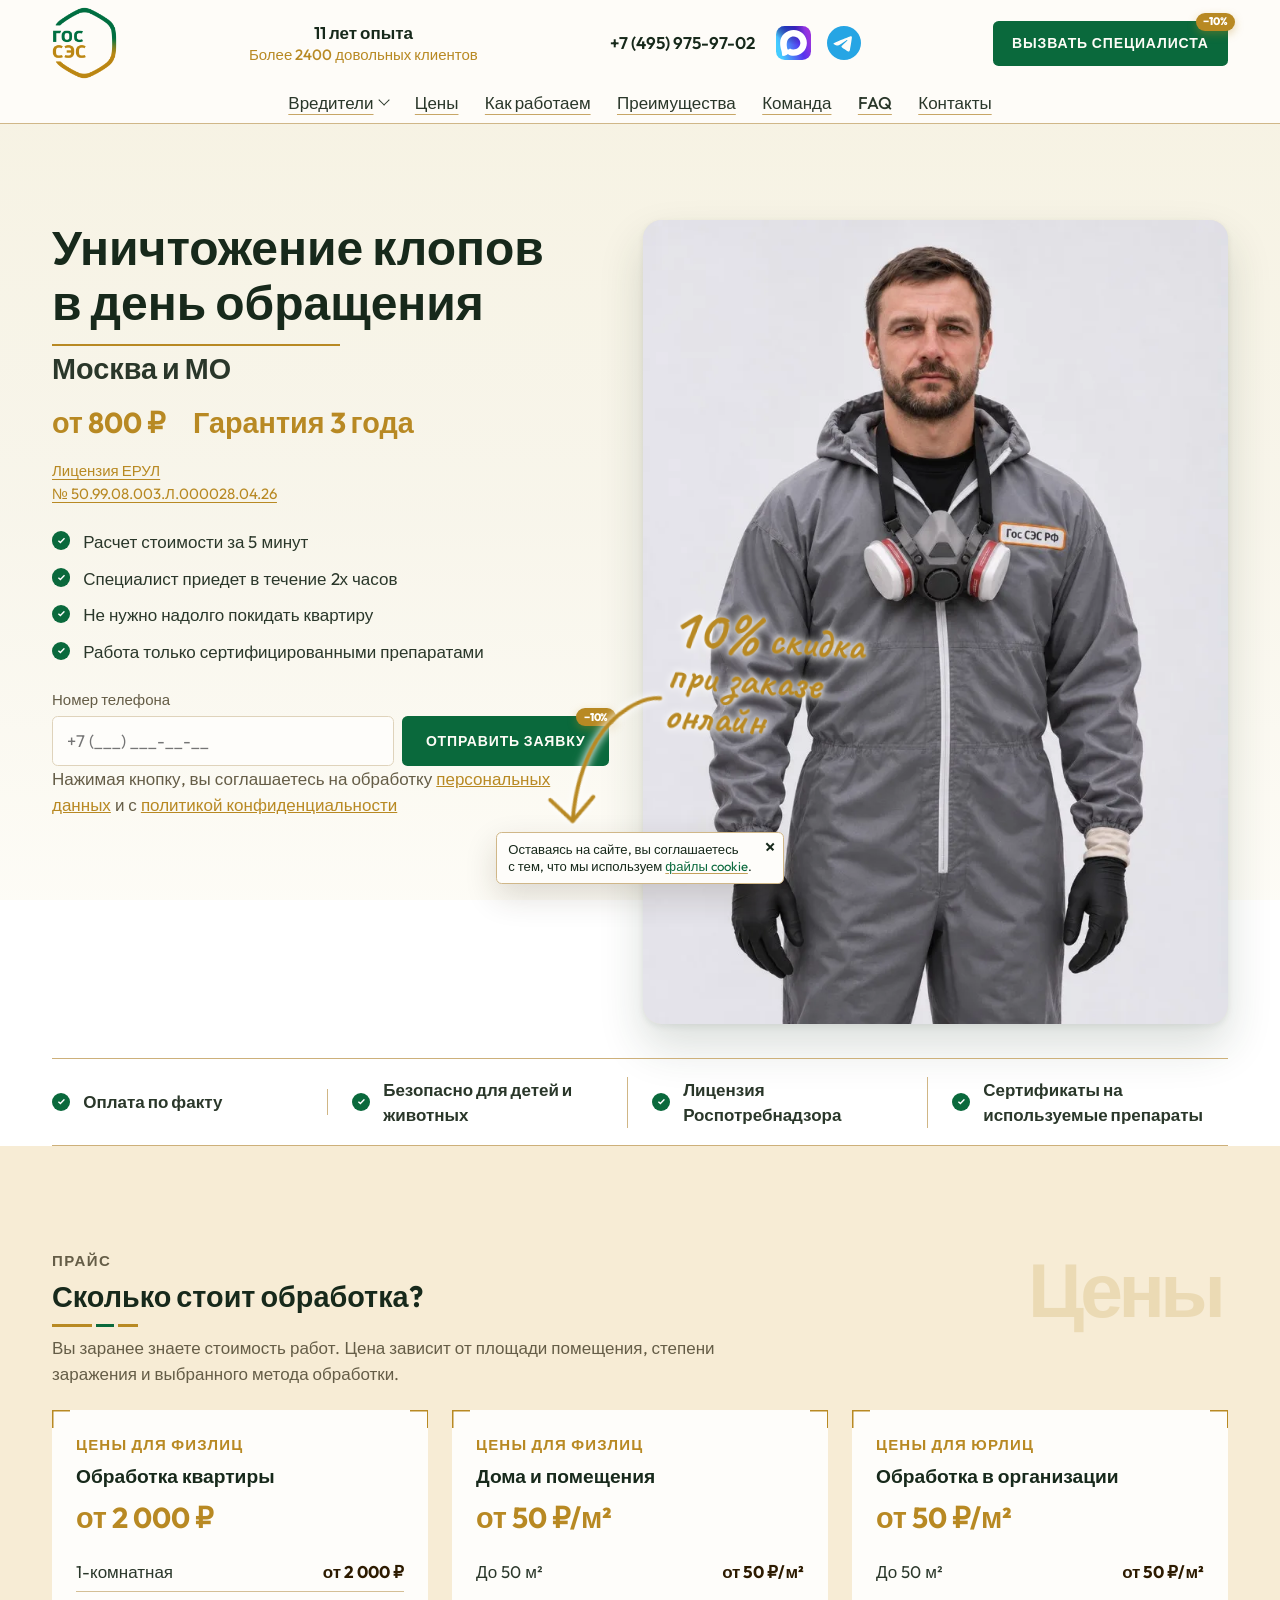
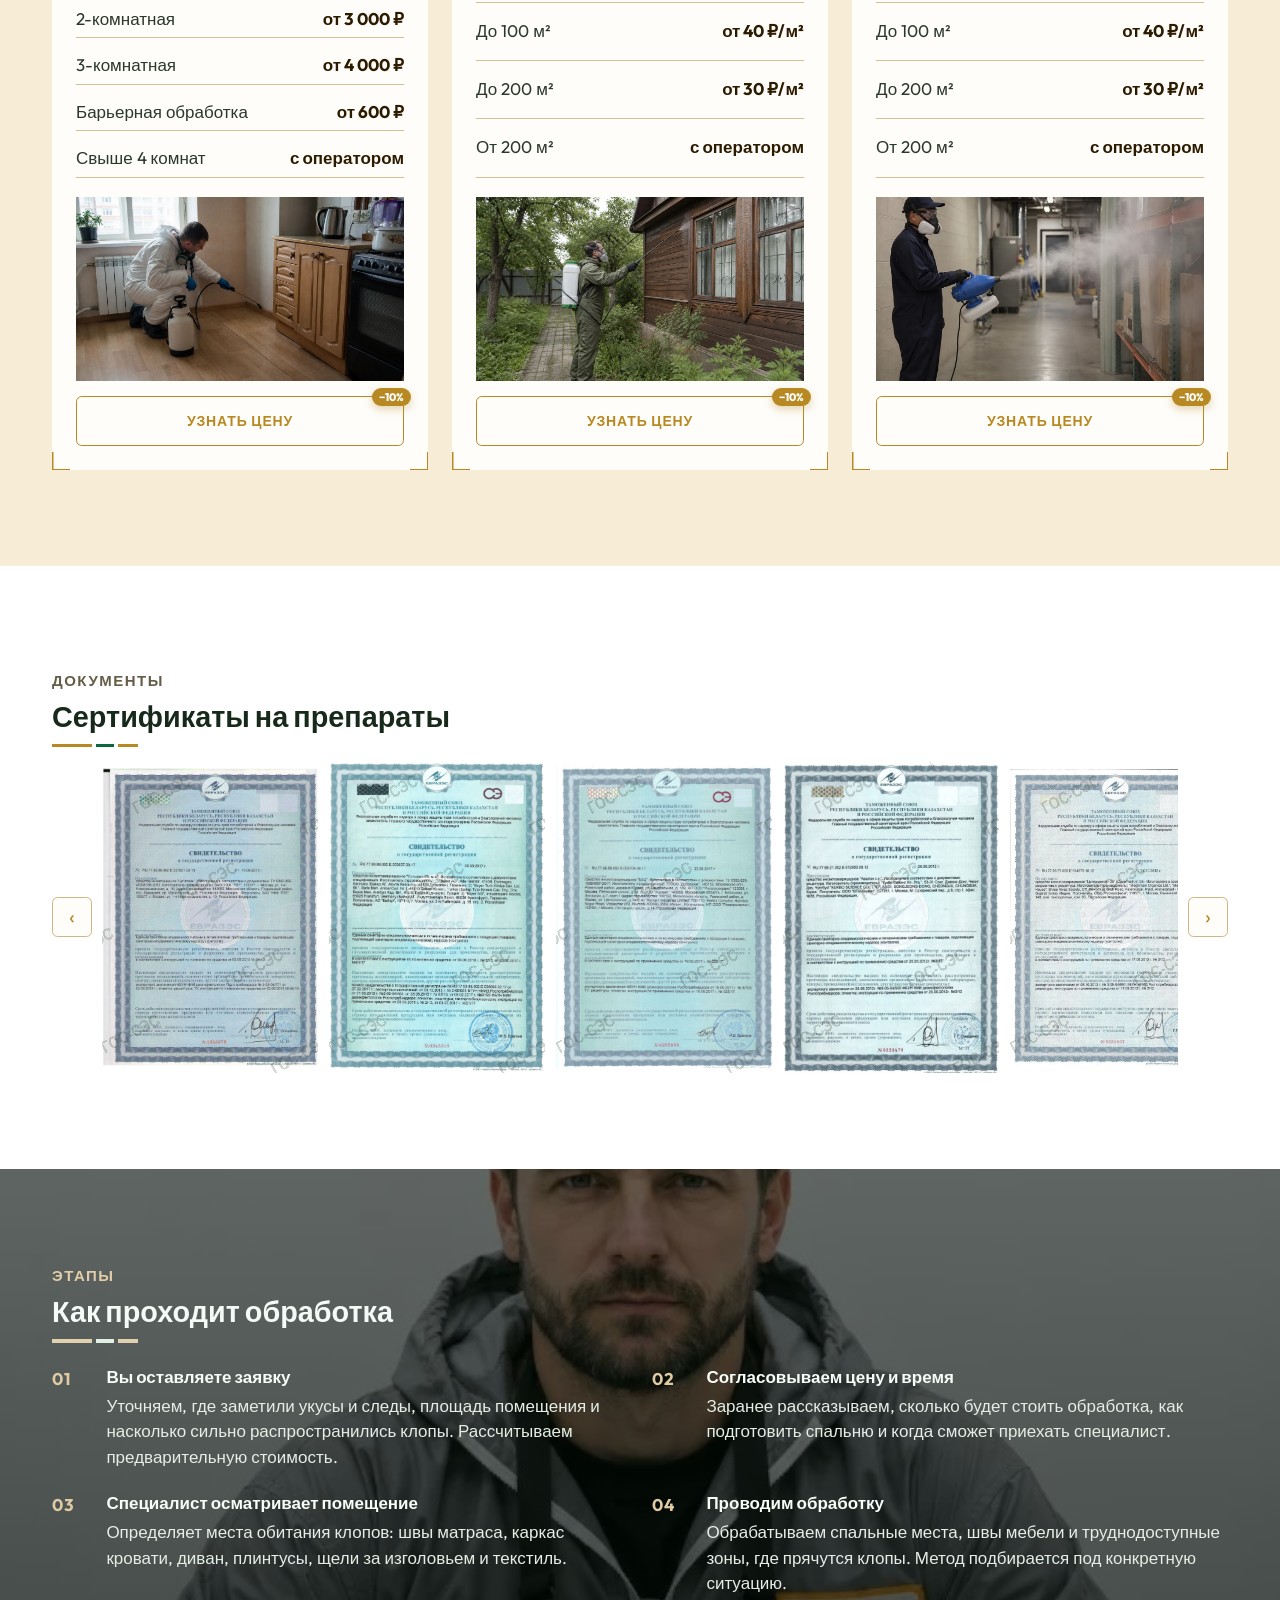
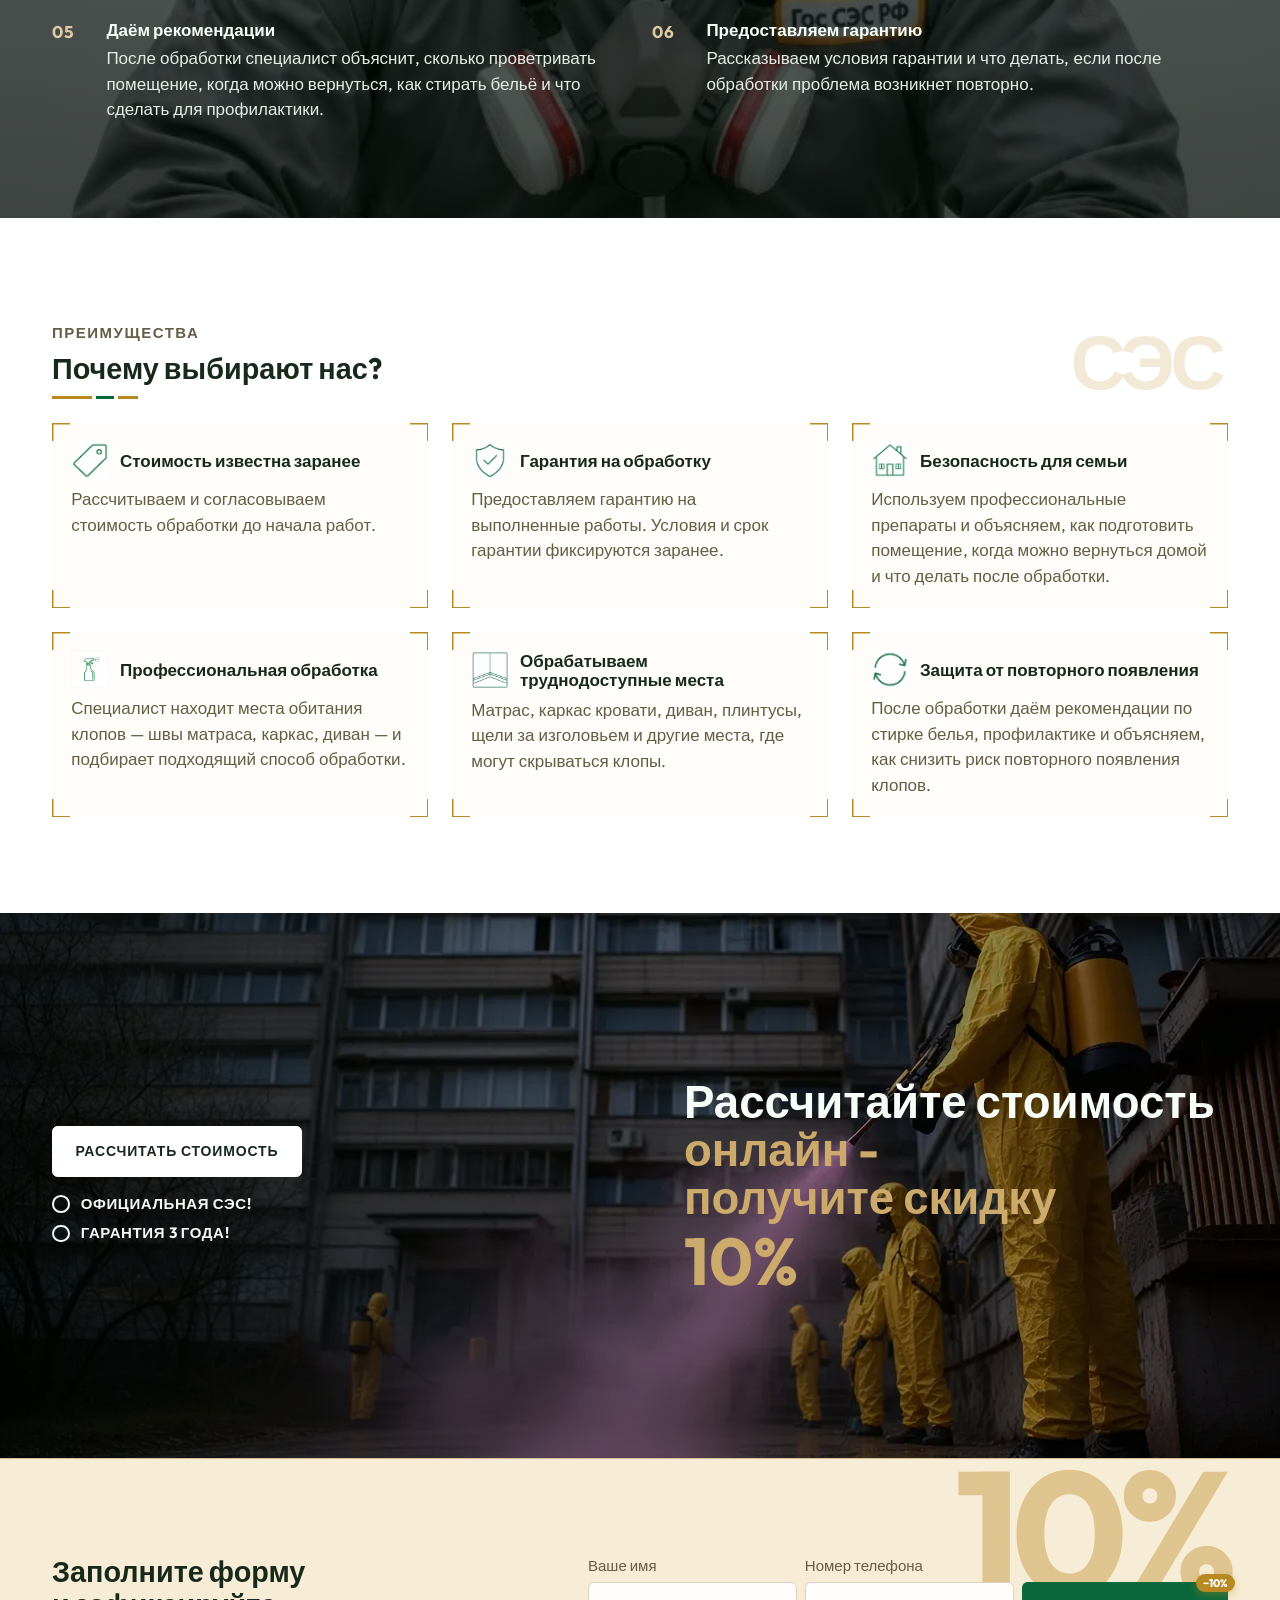
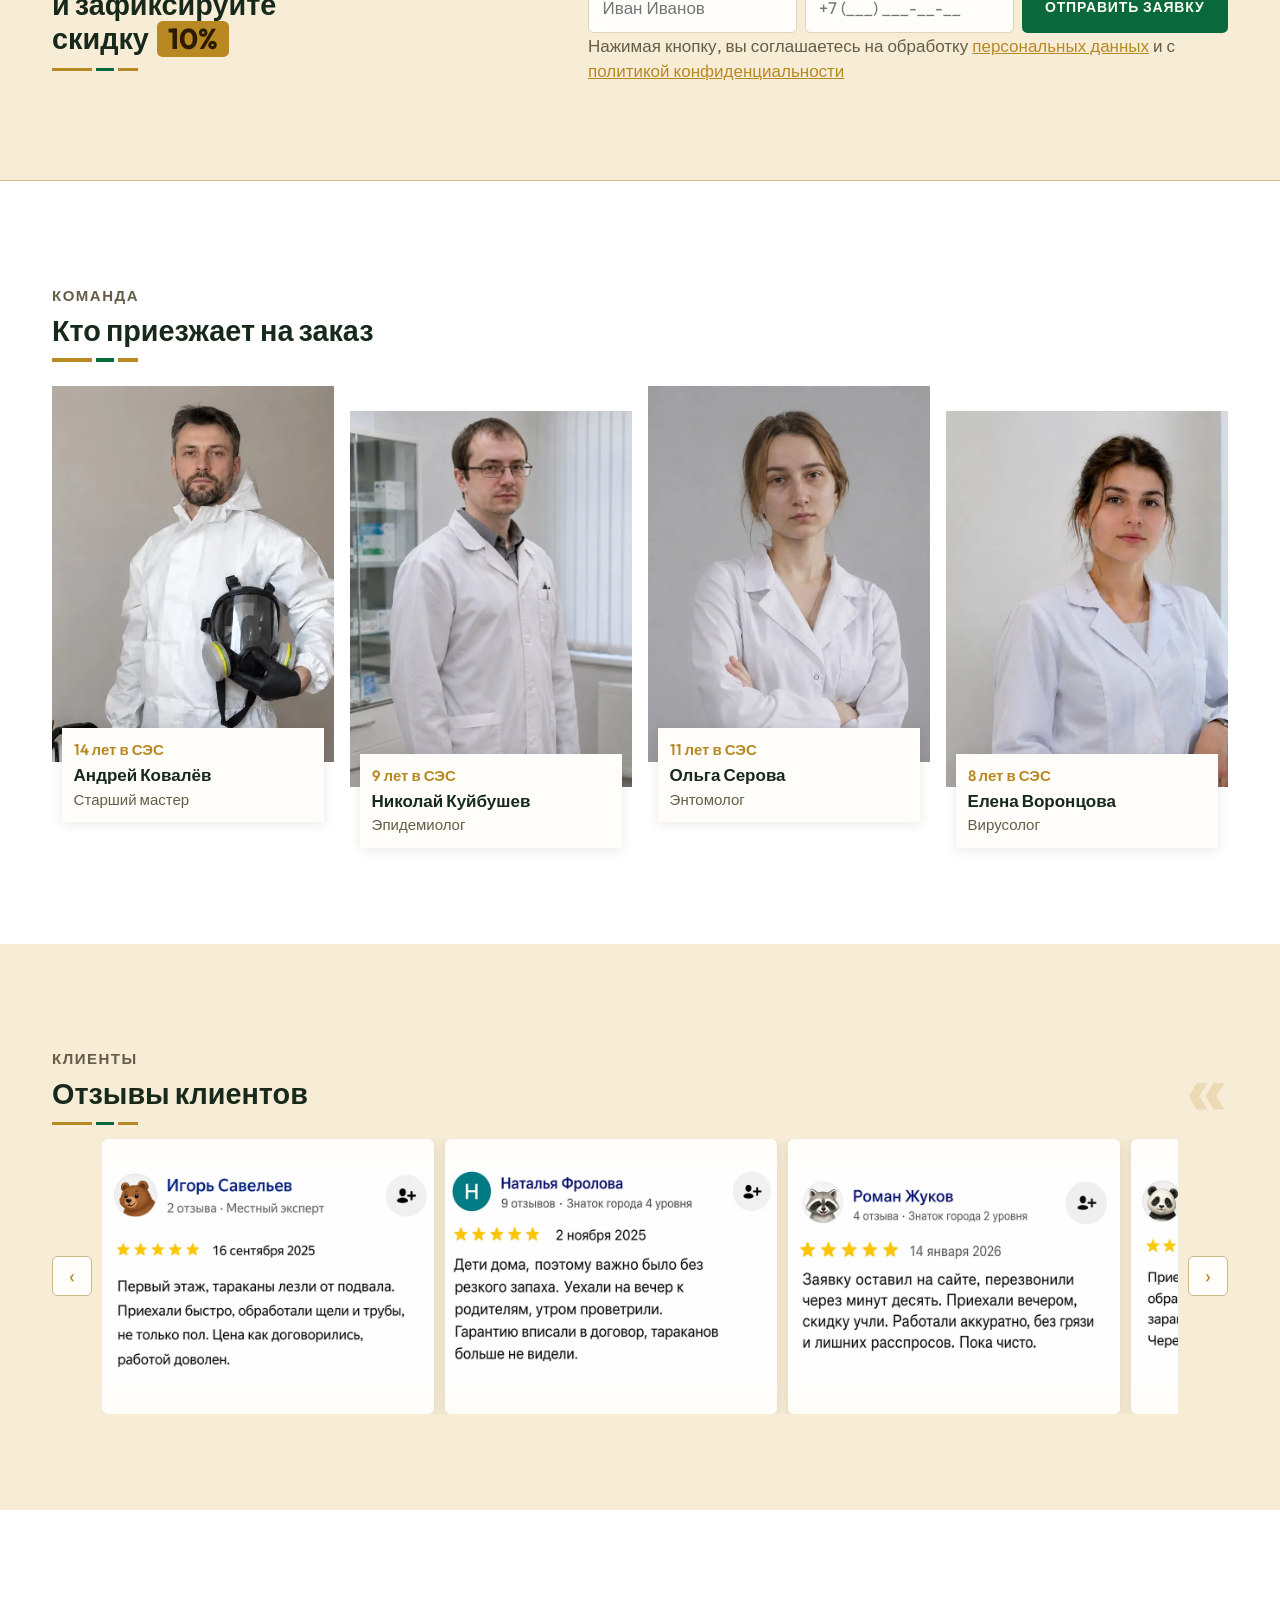
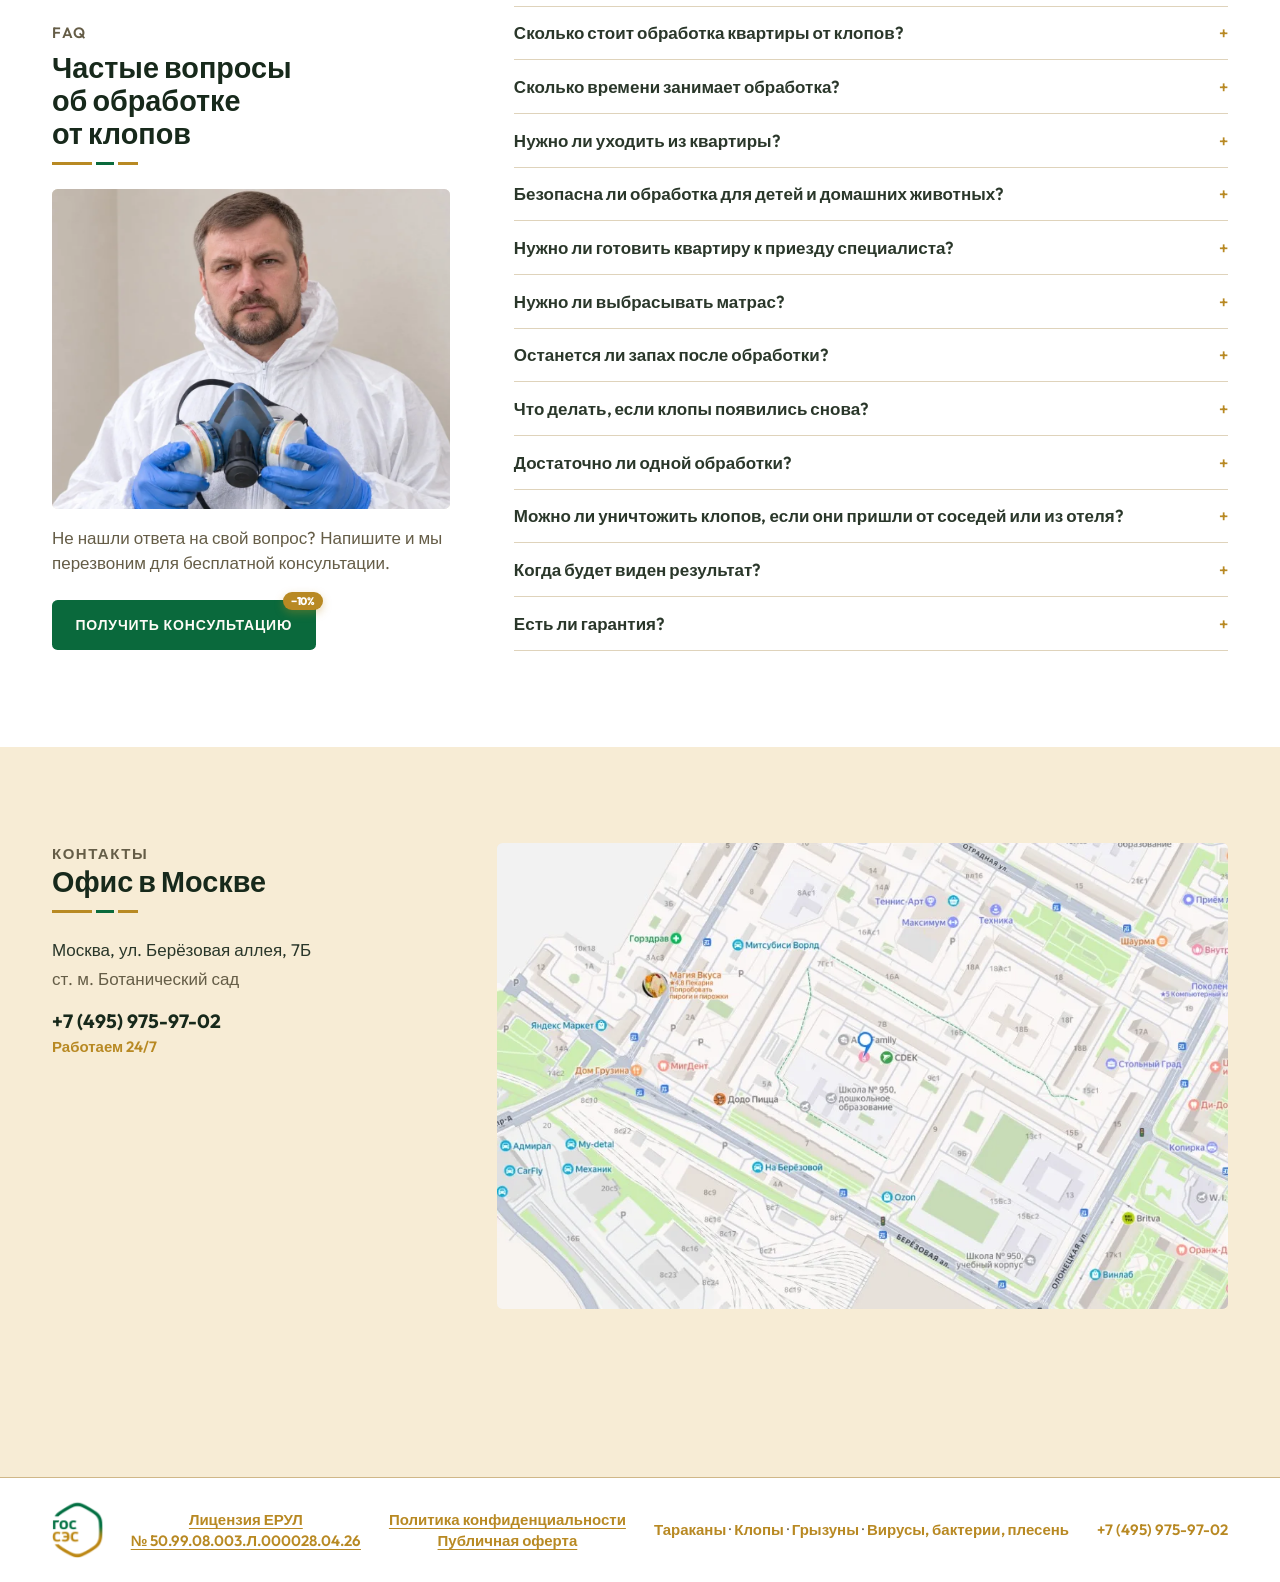
<file: klopy.html>
<!DOCTYPE html>
<html lang="ru">
<head>
    <meta charset="utf-8">
    <meta name="viewport" content="width=device-width, initial-scale=1">
    <title>Уничтожение клопов в день обращения</title>
    <meta name="description" content="Дезинсекция от клопов с гарантией в договоре. Цена известна заранее. Выезд от 30–60 минут.">
    <link rel="icon" href="assets/img/favicon/favicon.svg" type="image/svg+xml">
    <link rel="icon" href="assets/img/favicon/favicon.ico" sizes="48x48">
    <link rel="apple-touch-icon" href="assets/img/favicon/apple-touch-icon.png">
    <meta name="theme-color" content="#f4f0e6">
    <link rel="preconnect" href="https://fonts.googleapis.com">
    <link rel="preconnect" href="https://fonts.gstatic.com" crossorigin>
    <link href="https://fonts.googleapis.com/css2?family=Caveat:wght@700&family=Outfit:wght@400;500;600;700&display=swap" rel="stylesheet">
    <link rel="stylesheet" href="assets/css/main.css">
    <!-- Yandex.Metrika counter -->
    <script type="text/javascript">
        (function(m,e,t,r,i,k,a){
            m[i]=m[i]||function(){(m[i].a=m[i].a||[]).push(arguments)};
            m[i].l=1*new Date();
            for (var j = 0; j < document.scripts.length; j++) {if (document.scripts[j].src === r) { return; }}
            k=e.createElement(t),a=e.getElementsByTagName(t)[0],k.async=1,k.src=r,a.parentNode.insertBefore(k,a)
        })(window, document,'script','https://mc.yandex.ru/metrika/tag.js?id=114209573', 'ym');

        ym(114209573, 'init', {ssr:true, webvisor:true, clickmap:true, ecommerce:"dataLayer", referrer: document.referrer, url: location.href, accurateTrackBounce:true, trackLinks:true});
    </script>
    <noscript><div><img src="https://mc.yandex.ru/watch/114209573" style="position:absolute; left:-9999px;" alt="" /></div></noscript>
    <!-- /Yandex.Metrika counter -->
</head>
<body>
    <header class="site-header">
        <div class="wrap">
            <a class="site-logo" href="index.html">
                <img src="assets/img/logo.webp" alt="ГОС СЭС">
                <span>ГОС СЭС</span>
            </a>
            <input class="nav-check visually-hidden" id="nav-on" type="checkbox">
            <div class="header-end">
                <div class="header-meta is-stats">
                    <p class="header-city">11 лет опыта</p>
                    <p class="header-hours">Более 2400 довольных клиентов</p>
                </div>
                <div class="header-mid">
                    <a class="header-phone" href="tel:+74959759702">+7 (495) 975-97-02</a>
                    <div class="header-social">
                        <a href="https://max.ru/u/f9LHodD0cOJitkMRdVPSU_ykallpCi2oolahQbnlsm-IitpahW5vZCmAij8" target="_blank" rel="noopener noreferrer"><img src="assets/img/social-max.svg" alt="Макс" width="24" height="24"></a>
                        <a href="https://t.me/dezcentrses" target="_blank" rel="noopener noreferrer"><img src="assets/img/social-tg.svg" alt="Telegram" width="24" height="24"></a>
                    </div>
                </div>
                <a class="btn btn-primary" href="#call" data-open-modal>Вызвать специалиста<span class="btn-off" aria-hidden="true">−10%</span></a>
            </div>
            <label class="nav-burger" for="nav-on">
                <span class="visually-hidden">Меню</span>
                <span class="nav-burger-icon" aria-hidden="true"></span>
            </label>
            <div class="nav-modal">
                <label class="nav-modal-dismiss" for="nav-on">
                    <span class="visually-hidden">Закрыть меню</span>
                </label>
                <div class="nav-modal-card">
                    <nav class="site-nav" aria-label="Разделы">
                        <details class="nav-drop">
                            <summary>Вредители</summary>
                            <div class="nav-drop-list">
                                <a href="tarakany.html">Тараканы</a>
                                <a href="klopy.html">Клопы</a>
                                <a href="gryzuny.html">Грызуны</a>
                                <a href="dezinfekciya.html">Вирусы, бактерии, плесень</a>
                            </div>
                        </details>
                        <a href="#services">Цены</a>
                        <a href="#process">Как работаем</a>
                        <a href="#why">Преимущества</a>
                        <a href="#team">Команда</a>
                        <a href="#faq">FAQ</a>
                        <a href="#contacts">Контакты</a>
                    </nav>
                    <div class="nav-modal-end">
                        <div class="header-meta is-stats">
                            <p class="header-city">11 лет опыта</p>
                            <p class="header-hours">Более 2400 довольных клиентов</p>
                        </div>
                        <div class="header-social">
                            <a href="https://max.ru/u/f9LHodD0cOJitkMRdVPSU_ykallpCi2oolahQbnlsm-IitpahW5vZCmAij8" target="_blank" rel="noopener noreferrer"><img src="assets/img/social-max.svg" alt="Макс" width="24" height="24"></a>
                            <a href="https://t.me/dezcentrses" target="_blank" rel="noopener noreferrer"><img src="assets/img/social-tg.svg" alt="Telegram" width="24" height="24"></a>
                        </div>
                        <a class="header-phone" href="tel:+74959759702">+7 (495) 975-97-02</a>
                        <a class="btn btn-primary" href="#call" data-open-modal>Вызвать специалиста<span class="btn-off" aria-hidden="true">−10%</span></a>
                    </div>
                </div>
            </div>
        </div>
    </header>

    <main id="content">
        <section class="hero">
            <div class="wrap hero-grid">
                <div class="hero-copy">
                    <div class="hero-lead">
                        <h1>Уничтожение клопов в день обращения</h1>
                        <p class="hero-place">Москва и МО</p>
                    </div>
                    <p class="hero-price"><span class="hero-price-sum">от 800 ₽</span><span class="hero-guarantee">Гарантия 3 года</span></p>
                    <p class="hero-license"><a href="assets/img/license-erul.webp" data-open-doc>Лицензия ЕРУЛ<br>№ 50.99.08.003.Л.000028.04.26</a></p>
                    <ul class="checks" role="list">
                        <li>Расчет стоимости за 5 минут</li>
                        <li>Специалист приедет в течение 2х часов</li>
                        <li>Не нужно надолго покидать квартиру</li>
                        <li>Работа только сертифицированными препаратами</li>
                    </ul>
                    <div class="hero-form">
                    <p class="hero-offer">
                        <span class="hero-offer-text"><b>10%</b> скидка при заказе онлайн</span>
                        <svg class="hero-offer-arrow" viewBox="0 0 160 136" fill="none" aria-hidden="true">
                            <path d="M148 16c-18-6-52 2-78 28-18 18-34 42-46 78"/>
                            <path d="M6 94 24 122 52 102"/>
                        </svg>
                    </p>
                    <div class="form-box">
                        <form action="#" method="post" novalidate>
                            <div class="form-row is-phone">
                                <div class="field">
                                    <label for="hero-phone">Номер телефона</label>
                                    <input id="hero-phone" name="phone" type="tel" inputmode="tel" autocomplete="tel" placeholder="+7 (___) ___-__-__" required>
                                </div>
                                <button class="btn btn-primary" type="submit">Отправить заявку<span class="btn-off" aria-hidden="true">−10%</span></button>
                            </div>
                            <p class="form-error" hidden></p>
                            <p class="form-note">Нажимая кнопку, вы соглашаетесь на обработку <a href="soglasie.html">персональных данных</a> и с <a href="privacy.html">политикой конфиденциальности</a></p>
                        </form>
                        <p class="form-done" hidden>Заявка принята. Перезвоним согласовать время.</p>
                    </div>
                    </div>
                </div>
                <figure class="hero-visual">
                    <img src="assets/img/hero.webp" alt="Специалист Гос СЭС в защитном костюме" width="745" height="1024" fetchpriority="high">
                </figure>
            </div>
        </section>

        <section class="trust" aria-label="Коротко">
            <ul class="trust-list checks wrap" role="list">
                <li>Оплата по факту</li>
                <li>Безопасно для детей и животных</li>
                <li>Лицензия Роспотребнадзора</li>
                <li>Сертификаты на используемые препараты</li>
            </ul>
        </section>

        <section class="section" id="services" data-mark="Цены">
            <div class="wrap">
                <div class="section-head">
                    <p class="section-kicker">Прайс</p>
                    <h2>Сколько стоит обработка?</h2>
                    <p>Вы заранее знаете стоимость работ. Цена зависит от площади помещения, степени заражения и выбранного метода обработки.</p>
                </div>
                <div class="price-board" id="price">
                    <article class="price-row mark-frame">
                        <p class="price-kind">Цены для физлиц</p>
                        <h3>Обработка квартиры</h3>
                        <p class="amount">от 2 000 ₽</p>
                        <ul class="price-list" role="list">
                            <li><span>1-комнатная</span><b>от 2 000 ₽</b></li>
                            <li><span>2-комнатная</span><b>от 3 000 ₽</b></li>
                            <li><span>3-комнатная</span><b>от 4 000 ₽</b></li>
                            <li><span>Барьерная обработка</span><b>от 600 ₽</b></li>
                            <li><span>Свыше 4 комнат</span><b>с оператором</b></li>
                        </ul>
                        <figure class="price-shot">
                            <img src="assets/img/price-apartment.webp" alt="Обработка квартиры" width="1200" height="800" loading="lazy">
                        </figure>
                        <a class="btn btn-ghost" href="#call" data-open-modal data-plan="Обработка квартиры">Узнать цену<span class="btn-off" aria-hidden="true">−10%</span></a>
                    </article>
                    <article class="price-row mark-frame">
                        <p class="price-kind">Цены для физлиц</p>
                        <h3>Дома и помещения</h3>
                        <p class="amount">от 50 ₽/м²</p>
                        <ul class="price-list" role="list">
                            <li><span>До 50 м²</span><b>от 50 ₽/м²</b></li>
                            <li><span>До 100 м²</span><b>от 40 ₽/м²</b></li>
                            <li><span>До 200 м²</span><b>от 30 ₽/м²</b></li>
                            <li><span>От 200 м²</span><b>с оператором</b></li>
                        </ul>
                        <figure class="price-shot">
                            <img src="assets/img/price-house.webp" alt="Обработка частного дома" width="1200" height="800" loading="lazy">
                        </figure>
                        <a class="btn btn-ghost" href="#call" data-open-modal data-plan="Дома и помещения">Узнать цену<span class="btn-off" aria-hidden="true">−10%</span></a>
                    </article>
                    <article class="price-row mark-frame">
                        <p class="price-kind">Цены для юрлиц</p>
                        <h3>Обработка в организации</h3>
                        <p class="amount">от 50 ₽/м²</p>
                        <ul class="price-list" role="list">
                            <li><span>До 50 м²</span><b>от 50 ₽/м²</b></li>
                            <li><span>До 100 м²</span><b>от 40 ₽/м²</b></li>
                            <li><span>До 200 м²</span><b>от 30 ₽/м²</b></li>
                            <li><span>От 200 м²</span><b>с оператором</b></li>
                        </ul>
                        <figure class="price-shot">
                            <img src="assets/img/price-org.webp" alt="Обработка организации" width="1200" height="800" loading="lazy">
                        </figure>
                        <a class="btn btn-ghost" href="#call" data-open-modal data-plan="Обработка в организации">Узнать цену<span class="btn-off" aria-hidden="true">−10%</span></a>
                    </article>
                </div>
            </div>
        </section>

        <section class="section" id="certs">
            <div class="wrap">
                <div class="section-head">
                    <p class="section-kicker">Документы</p>
                    <h2>Сертификаты на препараты</h2>
                </div>
                <div class="certs-carousel" data-shot-carousel="#cert-view">
                    <button class="certs-arrow is-prev" type="button" aria-label="Назад">‹</button>
                    <div class="certs-track">
                        <button class="certs-item" type="button" data-cert-src="assets/img/certs/01-cigatrin.webp">
                            <img src="assets/img/certs/01-cigatrin.webp" alt="Свидетельство: Цигатрин" width="1221" height="1680" loading="lazy">
                        </button>
                        <button class="certs-item" type="button" data-cert-src="assets/img/certs/02-solfac-ew50.webp">
                            <img src="assets/img/certs/02-solfac-ew50.webp" alt="Свидетельство: Сольфак EW 50" width="1187" height="1680" loading="lazy">
                        </button>
                        <button class="certs-item" type="button" data-cert-src="assets/img/certs/03-bac-2017.webp">
                            <img src="assets/img/certs/03-bac-2017.webp" alt="Свидетельство о государственной регистрации, 2017" width="1180" height="1680" loading="lazy">
                        </button>
                        <button class="certs-item" type="button" data-cert-src="assets/img/certs/04-sv-2012.webp">
                            <img src="assets/img/certs/04-sv-2012.webp" alt="Свидетельство о государственной регистрации, 2012" width="1197" height="1680" loading="lazy">
                        </button>
                        <button class="certs-item" type="button" data-cert-src="assets/img/certs/05-scan.webp">
                            <img src="assets/img/certs/05-scan.webp" alt="Свидетельство: Циперметрин 25" width="744" height="1024" loading="lazy">
                        </button>
                        <button class="certs-item" type="button" data-cert-src="assets/img/certs/06-agran.webp">
                            <img src="assets/img/certs/06-agran.webp" alt="Свидетельство: Агран" width="1187" height="1680" loading="lazy">
                        </button>
                        <button class="certs-item" type="button" data-cert-src="assets/img/certs/07-acetin-super.webp">
                            <img src="assets/img/certs/07-acetin-super.webp" alt="Свидетельство: Ацетин Супер КЭ" width="1188" height="1680" loading="lazy">
                        </button>
                        <button class="certs-item" type="button" data-cert-src="assets/img/certs/08-titan.webp">
                            <img src="assets/img/certs/08-titan.webp" alt="Свидетельство: Титан" width="1226" height="1680" loading="lazy">
                        </button>
                        <button class="certs-item" type="button" data-cert-src="assets/img/certs/09-imidin-forte.webp">
                            <img src="assets/img/certs/09-imidin-forte.webp" alt="Свидетельство: Имидин Фортэ" width="1177" height="1680" loading="lazy">
                        </button>
                        <button class="certs-item" type="button" data-cert-src="assets/img/certs/10-solfac-duo.webp">
                            <img src="assets/img/certs/10-solfac-duo.webp" alt="Свидетельство: Сольфак Дуо СК 7,5%" width="1187" height="1679" loading="lazy">
                        </button>
                        <button class="certs-item" type="button" data-cert-src="assets/img/certs/11-k-othrine.webp">
                            <img src="assets/img/certs/11-k-othrine.webp" alt="Свидетельство: К-Отрин СК 50" width="1186" height="1680" loading="lazy">
                        </button>
                        <button class="certs-item" type="button" data-cert-src="assets/img/certs/12-effectiv.webp">
                            <img src="assets/img/certs/12-effectiv.webp" alt="Свидетельство: Эффектив" width="1186" height="1680" loading="lazy">
                        </button>
                        <button class="certs-item" type="button" data-cert-src="assets/img/certs/13-bombei.webp">
                            <img src="assets/img/certs/13-bombei.webp" alt="Свидетельство: Бомбей" width="1188" height="1680" loading="lazy">
                        </button>
                    </div>
                    <button class="certs-arrow is-next" type="button" aria-label="Вперёд">›</button>
                </div>
            </div>
        </section>

        <section class="process" id="process">
            <div class="process-bg" aria-hidden="true">
                <img src="assets/img/process.webp" alt="" width="683" height="1024" loading="lazy">
            </div>
            <div class="wrap process-copy">
                <p class="section-kicker">Этапы</p>
                <h2>Как проходит обработка</h2>
                <ol class="process-list">
                    <li>
                        <span class="process-num" aria-hidden="true">01</span>
                        <div>
                            <h3>Вы оставляете заявку</h3>
                            <p>Уточняем, где заметили укусы и следы, площадь помещения и насколько сильно распространились клопы. Рассчитываем предварительную стоимость.</p>
                        </div>
                    </li>
                    <li>
                        <span class="process-num" aria-hidden="true">02</span>
                        <div>
                            <h3>Согласовываем цену и время</h3>
                            <p>Заранее рассказываем, сколько будет стоить обработка, как подготовить спальню и когда сможет приехать специалист.</p>
                        </div>
                    </li>
                    <li>
                        <span class="process-num" aria-hidden="true">03</span>
                        <div>
                            <h3>Специалист осматривает помещение</h3>
                            <p>Определяет места обитания клопов: швы матраса, каркас кровати, диван, плинтусы, щели за изголовьем и текстиль.</p>
                        </div>
                    </li>
                    <li>
                        <span class="process-num" aria-hidden="true">04</span>
                        <div>
                            <h3>Проводим обработку</h3>
                            <p>Обрабатываем спальные места, швы мебели и труднодоступные зоны, где прячутся клопы. Метод подбирается под конкретную ситуацию.</p>
                        </div>
                    </li>
                    <li>
                        <span class="process-num" aria-hidden="true">05</span>
                        <div>
                            <h3>Даём рекомендации</h3>
                            <p>После обработки специалист объяснит, сколько проветривать помещение, когда можно вернуться, как стирать бельё и что сделать для профилактики.</p>
                        </div>
                    </li>
                    <li>
                        <span class="process-num" aria-hidden="true">06</span>
                        <div>
                            <h3>Предоставляем гарантию</h3>
                            <p>Рассказываем условия гарантии и что делать, если после обработки проблема возникнет повторно.</p>
                        </div>
                    </li>
                </ol>
            </div>
        </section>

        <section class="section" id="why" data-mark="СЭС">
            <div class="wrap">
                <div class="section-head">
                    <p class="section-kicker">Преимущества</p>
                    <h2>Почему выбирают нас?</h2>
                </div>
                <ul class="reasons-list" role="list">
                    <li>
                        <div class="reasons-head">
                            <img src="assets/img/icons/icon-price.webp" alt="" width="48" height="48">
                            <h3>Стоимость известна заранее</h3>
                        </div>
                        <p>Рассчитываем и согласовываем стоимость обработки до начала работ.</p>
                    </li>
                    <li>
                        <div class="reasons-head">
                            <img src="assets/img/icons/icon-guarantee.webp" alt="" width="48" height="48">
                            <h3>Гарантия на обработку</h3>
                        </div>
                        <p>Предоставляем гарантию на выполненные работы. Условия и срок гарантии фиксируются заранее.</p>
                    </li>
                    <li>
                        <div class="reasons-head">
                            <img src="assets/img/icons/icon-family.webp" alt="" width="48" height="48">
                            <h3>Безопасность для семьи</h3>
                        </div>
                        <p>Используем профессиональные препараты и объясняем, как подготовить помещение, когда можно вернуться домой и что делать после обработки.</p>
                    </li>
                    <li>
                        <div class="reasons-head">
                            <img src="assets/img/icons/icon-treatment.webp" alt="" width="48" height="48">
                            <h3>Профессиональная обработка</h3>
                        </div>
                        <p>Специалист находит места обитания клопов — швы матраса, каркас, диван — и подбирает подходящий способ обработки.</p>
                    </li>
                    <li>
                        <div class="reasons-head">
                            <img src="assets/img/icons/icon-corners.webp" alt="" width="48" height="48">
                            <h3>Обрабатываем труднодоступные места</h3>
                        </div>
                        <p>Матрас, каркас кровати, диван, плинтусы, щели за изголовьем и другие места, где могут скрываться клопы.</p>
                    </li>
                    <li>
                        <div class="reasons-head">
                            <img src="assets/img/icons/icon-prevention.webp" alt="" width="48" height="48">
                            <h3>Защита от повторного появления</h3>
                        </div>
                        <p>После обработки даём рекомендации по стирке белья, профилактике и объясняем, как снизить риск повторного появления клопов.</p>
                    </li>
                </ul>
            </div>
        </section>

        <section class="quiz">
            <div class="quiz-bg" aria-hidden="true">
                <img src="assets/img/quiz-treatment.webp" alt="" width="1280" height="720" loading="lazy">
            </div>
            <div class="wrap quiz-grid">
                <div class="quiz-side">
                    <button class="btn quiz-start" type="button">Рассчитать стоимость</button>
                    <ul class="quiz-points" role="list">
                        <li>Официальная СЭС!</li>
                        <li>Гарантия 3 года!</li>
                    </ul>
                </div>
                <div class="quiz-copy">
                    <h2>Рассчитайте стоимость<span class="quiz-offer">онлайн - получите скидку</span><span class="quiz-off">10%</span></h2>
                </div>
            </div>
            <div class="wrap quiz-panel is-off">
                <button class="quiz-back" type="button"><img src="assets/img/quiz/back.svg" alt="" width="24" height="24">Назад</button>
                <div class="quiz-step">
                    <h3 tabindex="-1">Какая у вас проблема?</h3>
                    <div class="quiz-options">
                        <button class="quiz-option" type="button" data-quiz-value="Насекомые">
                            <img src="assets/img/quiz/bug.svg" alt="" width="48" height="48">
                            <span>Насекомые</span>
                        </button>
                        <button class="quiz-option" type="button" data-quiz-value="Грызуны">
                            <img src="assets/img/quiz/rodent.svg" alt="" width="48" height="48">
                            <span>Грызуны</span>
                        </button>
                        <button class="quiz-option" type="button" data-quiz-value="Запах">
                            <img src="assets/img/quiz/smell.svg" alt="" width="48" height="48">
                            <span>Запах</span>
                        </button>
                        <button class="quiz-option" type="button" data-quiz-value="Плесень">
                            <img src="assets/img/quiz/mold.svg" alt="" width="48" height="48">
                            <span>Плесень</span>
                        </button>
                        <button class="quiz-option" type="button" data-quiz-value="Другое">
                            <img src="assets/img/quiz/other.svg" alt="" width="48" height="48">
                            <span>Другое</span>
                        </button>
                    </div>
                </div>
                <div class="quiz-step is-off">
                    <h3 tabindex="-1">Где необходимо произвести обработку?</h3>
                    <div class="quiz-options">
                        <button class="quiz-option" type="button" data-quiz-value="Квартира">
                            <img src="assets/img/quiz/flat.svg" alt="" width="48" height="48">
                            <span>Квартира</span>
                        </button>
                        <button class="quiz-option" type="button" data-quiz-value="Дом">
                            <img src="assets/img/quiz/house.svg" alt="" width="48" height="48">
                            <span>Дом</span>
                        </button>
                        <button class="quiz-option" type="button" data-quiz-value="Участок">
                            <img src="assets/img/quiz/plot.svg" alt="" width="48" height="48">
                            <span>Участок</span>
                        </button>
                        <button class="quiz-option" type="button" data-quiz-value="Коммерческое помещение">
                            <img src="assets/img/quiz/shop.svg" alt="" width="48" height="48">
                            <span>Коммерческое помещение</span>
                        </button>
                        <button class="quiz-option" type="button" data-quiz-value="Другое">
                            <img src="assets/img/quiz/other.svg" alt="" width="48" height="48">
                            <span>Другое</span>
                        </button>
                    </div>
                </div>
                <div class="quiz-step is-off">
                    <h3 tabindex="-1">Как быстро требуется обработка?</h3>
                    <div class="quiz-options">
                        <button class="quiz-option" type="button" data-quiz-value="Срочно — сегодня">
                            <img src="assets/img/quiz/clock.svg" alt="" width="48" height="48">
                            <span>Срочно — сегодня</span>
                        </button>
                        <button class="quiz-option" type="button" data-quiz-value="В ближайшие 2–3 дня">
                            <img src="assets/img/quiz/calendar.svg" alt="" width="48" height="48">
                            <span>В ближайшие 2–3 дня</span>
                        </button>
                        <button class="quiz-option" type="button" data-quiz-value="В течение недели">
                            <img src="assets/img/quiz/week.svg" alt="" width="48" height="48">
                            <span>В течение недели</span>
                        </button>
                        <button class="quiz-option" type="button" data-quiz-value="Другое">
                            <img src="assets/img/quiz/other.svg" alt="" width="48" height="48">
                            <span>Другое</span>
                        </button>
                    </div>
                </div>
                <div class="quiz-step is-off">
                    <h3 tabindex="-1">Уже пробовали бороться с проблемой?</h3>
                    <div class="quiz-options">
                        <button class="quiz-option" type="button" data-quiz-value="Да, самостоятельно, но без результата">
                            <img src="assets/img/quiz/self.svg" alt="" width="48" height="48">
                            <span>Да, самостоятельно, но без результата</span>
                        </button>
                        <button class="quiz-option" type="button" data-quiz-value="Да, вызывали других специалистов — не помогло">
                            <img src="assets/img/quiz/specialists.svg" alt="" width="48" height="48">
                            <span>Да, вызывали других специалистов — не помогло</span>
                        </button>
                        <button class="quiz-option" type="button" data-quiz-value="Нет, сразу к профессионалам">
                            <img src="assets/img/quiz/shield.svg" alt="" width="48" height="48">
                            <span>Нет, сразу к профессионалам</span>
                        </button>
                    </div>
                </div>
                <form class="quiz-form quiz-step is-off" action="#" method="post" novalidate>
                    <h3 tabindex="-1">Куда отправить расчёт?</h3>
                    <input type="hidden" name="note" value="">
                    <div class="quiz-body">
                    <div class="quiz-fields">
                        <div class="field">
                            <label for="quiz-phone">Номер телефона</label>
                            <input id="quiz-phone" name="phone" type="tel" inputmode="tel" autocomplete="tel" maxlength="18" placeholder="+7 (___) ___-__-__" required>
                        </div>
                        <div class="field">
                            <label for="quiz-name">Ваше имя</label>
                            <input id="quiz-name" name="name" type="text" autocomplete="name" required>
                        </div>
                    </div>
                    <label class="quiz-consent">
                        <input type="checkbox" name="consent">
                        <span>Я согласен(-на) на обработку <a href="soglasie.html">персональных данных</a> и с <a href="privacy.html">политикой конфиденциальности</a></span>
                    </label>
                    <p class="form-error" hidden></p>
                    <button class="btn btn-primary" type="submit">Отправить</button>
                    </div>
                </form>
            </div>
        </section>

        <section class="lead" id="lead">
            <div class="wrap lead-grid">
                <h2>Заполните форму и зафиксируйте скидку <span class="lead-off">10%</span></h2>
                <div class="form-box">
                    <form action="#" method="post" novalidate>
                        <div class="form-row is-lead">
                            <div class="field">
                                <label for="lead-name">Ваше имя</label>
                                <input id="lead-name" name="name" type="text" autocomplete="name" placeholder="Иван Иванов" required>
                            </div>
                            <div class="field">
                                <label for="lead-phone">Номер телефона</label>
                                <input id="lead-phone" name="phone" type="tel" inputmode="tel" autocomplete="tel" placeholder="+7 (___) ___-__-__" required>
                            </div>
                            <button class="btn btn-primary" type="submit">Отправить заявку<span class="btn-off" aria-hidden="true">−10%</span></button>
                        </div>
                        <p class="form-error" hidden></p>
                        <p class="form-note">Нажимая кнопку, вы соглашаетесь на обработку <a href="soglasie.html">персональных данных</a> и с <a href="privacy.html">политикой конфиденциальности</a></p>
                    </form>
                    <p class="form-done" hidden>Заявка принята. Перезвоним и зафиксируем скидку.</p>
                </div>
            </div>
        </section>

        <section class="section team" id="team">
            <div class="wrap">
                <div class="section-head">
                    <p class="section-kicker">Команда</p>
                    <h2>Кто приезжает на заказ</h2>
                </div>
                <ul class="team-list" role="list">
                    <li>
                        <figure class="team-card">
                            <img src="assets/img/team-master.webp" alt="Андрей Ковалёв, старший мастер" width="1024" height="682" loading="lazy">
                            <figcaption>
                                <p class="team-years">14 лет в СЭС</p>
                                <h3>Андрей Ковалёв</h3>
                                <p>Старший мастер</p>
                            </figcaption>
                        </figure>
                    </li>
                    <li>
                        <figure class="team-card">
                            <img class="is-down" src="assets/img/team-epidemiolog.webp" alt="Николай Куйбушев, эпидемиолог" width="682" height="1024" loading="lazy">
                            <figcaption>
                                <p class="team-years">9 лет в СЭС</p>
                                <h3>Николай Куйбушев</h3>
                                <p>Эпидемиолог</p>
                            </figcaption>
                        </figure>
                    </li>
                    <li>
                        <figure class="team-card">
                            <img src="assets/img/team-entomolog.webp" alt="Ольга Серова, энтомолог" width="1024" height="1004" loading="lazy">
                            <figcaption>
                                <p class="team-years">11 лет в СЭС</p>
                                <h3>Ольга Серова</h3>
                                <p>Энтомолог</p>
                            </figcaption>
                        </figure>
                    </li>
                    <li>
                        <figure class="team-card">
                            <img class="is-side" src="assets/img/team-virolog.webp" alt="Елена Воронцова, вирусолог" width="1024" height="682" loading="lazy">
                            <figcaption>
                                <p class="team-years">8 лет в СЭС</p>
                                <h3>Елена Воронцова</h3>
                                <p>Вирусолог</p>
                            </figcaption>
                        </figure>
                    </li>
                </ul>
            </div>
        </section>

        <section class="reviews" id="reviews" data-mark="«">
            <div class="wrap">
                <div class="section-head">
                    <p class="section-kicker">Клиенты</p>
                    <h2>Отзывы клиентов</h2>
                </div>
                <div class="certs-carousel reviews-carousel" data-shot-carousel="#review-view">
                    <button class="certs-arrow is-prev" type="button" aria-label="Назад">‹</button>
                    <div class="certs-track">
                        <button class="certs-item" type="button" data-cert-src="assets/img/reviews/review-maps-igor.webp">
                            <img src="assets/img/reviews/review-maps-igor.webp" alt="Отзыв Игоря Савельева на Яндекс Картах" width="1536" height="1024" loading="lazy">
                        </button>
                        <button class="certs-item" type="button" data-cert-src="assets/img/reviews/review-maps-natalya.webp">
                            <img src="assets/img/reviews/review-maps-natalya.webp" alt="Отзыв Натальи Фроловой на Яндекс Картах" width="1536" height="1024" loading="lazy">
                        </button>
                        <button class="certs-item" type="button" data-cert-src="assets/img/reviews/review-maps-roman.webp">
                            <img src="assets/img/reviews/review-maps-roman.webp" alt="Отзыв Романа Жукова на Яндекс Картах" width="1536" height="1024" loading="lazy">
                        </button>
                        <button class="certs-item" type="button" data-cert-src="assets/img/reviews/review-maps-maria.webp">
                            <img src="assets/img/reviews/review-maps-maria.webp" alt="Отзыв Марии Соколовой на Яндекс Картах" width="1536" height="1024" loading="lazy">
                        </button>
                        <button class="certs-item" type="button" data-cert-src="assets/img/reviews/review-maps-anna.webp">
                            <img src="assets/img/reviews/review-maps-anna.webp" alt="Отзыв Анны Кузнецовой на Яндекс Картах" width="959" height="609" loading="lazy">
                        </button>
                        <button class="certs-item" type="button" data-cert-src="assets/img/reviews/review-maps-andrey.webp">
                            <img src="assets/img/reviews/review-maps-andrey.webp" alt="Отзыв Андрея Белова на Яндекс Картах" width="1536" height="1024" loading="lazy">
                        </button>
                        <button class="certs-item" type="button" data-cert-src="assets/img/reviews/review-maps-dmitry.webp">
                            <img src="assets/img/reviews/review-maps-dmitry.webp" alt="Отзыв Дмитрия Орлова на Яндекс Картах" width="960" height="617" loading="lazy">
                        </button>
                        <button class="certs-item" type="button" data-cert-src="assets/img/reviews/review-maps-elena.webp">
                            <img src="assets/img/reviews/review-maps-elena.webp" alt="Отзыв Елены Смирновой на Яндекс Картах" width="956" height="792" loading="lazy">
                        </button>
                        <button class="certs-item" type="button" data-cert-src="assets/img/reviews/review-maps-olga.webp">
                            <img src="assets/img/reviews/review-maps-olga.webp" alt="Отзыв Ольги Васильевой на Яндекс Картах" width="1536" height="1024" loading="lazy">
                        </button>
                        <button class="certs-item" type="button" data-cert-src="assets/img/reviews/review-maps-ivan.webp">
                            <img src="assets/img/reviews/review-maps-ivan.webp" alt="Отзыв Ивана Петрова на Яндекс Картах" width="952" height="750" loading="lazy">
                        </button>
                    </div>
                    <button class="certs-arrow is-next" type="button" aria-label="Вперёд">›</button>
                </div>
            </div>
        </section>

        <section class="section faq" id="faq">
            <div class="wrap faq-grid">
                <div class="faq-intro">
                    <p class="section-kicker">FAQ</p>
                    <h2>Частые вопросы об обработке от клопов</h2>
                    <figure class="faq-shot">
                        <img src="assets/img/faq.webp" alt="Специалист со средством защиты" width="1024" height="768" loading="lazy">
                    </figure>
                    <p>Не нашли ответа на свой вопрос? Напишите и мы перезвоним для бесплатной консультации.</p>
                    <a class="btn btn-primary" href="#call" data-open-modal>Получить консультацию<span class="btn-off" aria-hidden="true">−10%</span></a>
                </div>
                <div class="faq-list">
                    <details>
                        <summary>Сколько стоит обработка квартиры от клопов?</summary>
                        <p>Стоимость зависит от площади помещения, степени заражения и выбранного метода обработки. Предварительную цену специалист рассчитает до выезда после нескольких уточняющих вопросов.</p>
                    </details>
                    <details>
                        <summary>Сколько времени занимает обработка?</summary>
                        <p>Продолжительность зависит от площади, количества спальных мест и степени заражения. В большинстве случаев обработка обычной квартиры занимает около 40–90 минут.</p>
                    </details>
                    <details>
                        <summary>Нужно ли уходить из квартиры?</summary>
                        <p>Во время обработки в помещении не должны находиться посторонние люди и домашние животные. Специалист заранее расскажет, когда можно будет вернуться и сколько времени необходимо проветривать квартиру.</p>
                    </details>
                    <details>
                        <summary>Безопасна ли обработка для детей и домашних животных?</summary>
                        <p>Используем профессиональные средства для дезинсекции и соблюдаем требования к их применению. Перед обработкой расскажем, как подготовить помещение, постельное бельё, детские вещи и домашних животных.</p>
                    </details>
                    <details>
                        <summary>Нужно ли готовить квартиру к приезду специалиста?</summary>
                        <p>Да, но сложной подготовки обычно не требуется. Снимаем постельное бельё, отодвигаем кровать от стены и обеспечиваем доступ к матрасу, каркасу и плинтусам. Подробную инструкцию дадим заранее.</p>
                    </details>
                    <details>
                        <summary>Нужно ли выбрасывать матрас?</summary>
                        <p>Обычно нет. Профессиональная обработка позволяет сохранить матрас и мебель. Важно обеспечить специалисту доступ к швам, каркасу и пространству за изголовьем.</p>
                    </details>
                    <details>
                        <summary>Останется ли запах после обработки?</summary>
                        <p>Это зависит от применяемого препарата и способа обработки. После завершения работ специалист расскажет, сколько необходимо проветривать помещение и какие поверхности следует протереть.</p>
                    </details>
                    <details>
                        <summary>Что делать, если клопы появились снова?</summary>
                        <p>Повторное появление возможно, например, если насекомые проникают из соседних квартир или остались яйца в скрытых местах. Специалист поможет найти источник и даст рекомендации по профилактике. Если случай подпадает под условия гарантии, действуем согласно гарантийным обязательствам.</p>
                    </details>
                    <details>
                        <summary>Достаточно ли одной обработки?</summary>
                        <p>Во многих случаях одной профессиональной обработки достаточно, однако клопы откладывают яйца, поэтому при сильном заражении специалист заранее объяснит, может ли потребоваться повторный выезд.</p>
                    </details>
                    <details>
                        <summary>Можно ли уничтожить клопов, если они пришли от соседей или из отеля?</summary>
                        <p>Обработка уничтожает насекомых в квартире и снижает риск их возвращения. Дополнительно специалист может рекомендовать обработку дивана, щелей, зон у стен и мест, куда клопы заносятся с вещами.</p>
                    </details>
                    <details>
                        <summary>Когда будет виден результат?</summary>
                        <p>Часть насекомых погибает во время и вскоре после обработки, однако действие препаратов продолжается некоторое время. Укусы обычно прекращаются в ближайшие дни, отдельные насекомые могут встречаться и после дезинсекции.</p>
                    </details>
                    <details>
                        <summary>Есть ли гарантия?</summary>
                        <p>Да, на обработку предоставляется гарантия в соответствии с условиями оказания услуги. Срок и условия гарантии сообщаем до начала работ.</p>
                    </details>
                </div>
            </div>
        </section>

        <section class="section contacts" id="contacts">
            <div class="wrap contacts-grid">
                <div class="contacts-copy">
                    <div class="section-head">
                        <p class="section-kicker">Контакты</p>
                        <h2>Офис в Москве</h2>
                    </div>
                    <address class="contacts-address">
                        <p>Москва, ул. Берёзовая аллея, 7Б</p>
                        <p class="contacts-metro">ст. м. Ботанический сад</p>
                    </address>
                    <p><a class="contacts-phone" href="tel:+74959759702">+7 (495) 975-97-02</a></p>
                    <p class="contacts-hours">Работаем 24/7</p>
                </div>
                <div class="contacts-map">
                    <img src="assets/img/office-map.webp" alt="Офис на карте: Москва, ул. Берёзовая аллея, 7Б" width="1024" height="653" loading="lazy">
                </div>
            </div>
        </section>
    </main>

    <footer class="site-footer">
        <div class="wrap">
            <a class="site-logo" href="index.html">
                <img src="assets/img/logo.webp" alt="ГОС СЭС">
                <span>ГОС СЭС</span>
            </a>
            <p><a class="is-doc" href="assets/img/license-erul.webp" data-open-doc>Лицензия ЕРУЛ<br>№ 50.99.08.003.Л.000028.04.26</a></p>
            <p><a class="is-doc" href="privacy.html">Политика конфиденциальности</a><br><a class="is-doc" href="oferta.html">Публичная оферта</a></p>
            <p><a href="tarakany.html">Тараканы</a> · <a href="klopy.html">Клопы</a> · <a href="gryzuny.html">Грызуны</a> · <a href="dezinfekciya.html">Вирусы, бактерии, плесень</a></p>
            <p><a href="tel:+74959759702">+7 (495) 975-97-02</a></p>
        </div>
    </footer>

    <dialog class="modal" id="call" aria-labelledby="call-title">
        <button class="modal-close" type="button" data-close-modal aria-label="Закрыть"></button>
        <h2 id="call-title">Оставьте номер</h2>
        <div class="modal-deal">
            <span class="modal-deal-badge">−10%</span>
            <p class="modal-deal-text">Зафиксируем скидку 10% для заказа с сайта</p>
        </div>
        <p class="modal-lead">Перезвоним и согласуем время выезда.</p>
        <div class="form-box">
            <form action="#" method="post" novalidate>
                <input type="hidden" id="lead-plan" name="plan" value="">
                <div class="field">
                    <label for="modal-name">Ваше имя</label>
                    <input id="modal-name" name="name" type="text" autocomplete="name" placeholder="Иван Иванов" required>
                </div>
                <div class="field">
                    <label for="modal-phone">Номер телефона</label>
                    <input id="modal-phone" name="phone" type="tel" inputmode="tel" autocomplete="tel" placeholder="+7 (___) ___-__-__" required>
                </div>
                <button class="btn btn-primary" type="submit">Отправить заявку<span class="btn-off" aria-hidden="true">−10%</span></button>
                <p class="form-error" hidden></p>
                <p class="form-note">Нажимая кнопку, вы соглашаетесь на обработку <a href="soglasie.html">персональных данных</a> и с <a href="privacy.html">политикой конфиденциальности</a></p>
            </form>
            <p class="form-done" hidden>Заявка принята. Перезвоним согласовать время.</p>
        </div>
    </dialog>

    <dialog class="cert-lightbox" id="cert-view" aria-label="Просмотр сертификата">
        <button class="cert-lightbox-close" type="button" data-cert-close aria-label="Закрыть"></button>
        <div class="cert-lightbox-stage">
            <button class="certs-arrow is-prev" type="button" data-cert-prev aria-label="Предыдущий">‹</button>
            <img alt="">
            <button class="certs-arrow is-next" type="button" data-cert-next aria-label="Следующий">›</button>
        </div>
    </dialog>

    <dialog class="cert-lightbox" id="review-view" aria-label="Просмотр отзыва">
        <button class="cert-lightbox-close" type="button" data-cert-close aria-label="Закрыть"></button>
        <div class="cert-lightbox-stage">
            <button class="certs-arrow is-prev" type="button" data-cert-prev aria-label="Предыдущий">‹</button>
            <img alt="">
            <button class="certs-arrow is-next" type="button" data-cert-next aria-label="Следующий">›</button>
        </div>
    </dialog>

    <dialog class="cert-lightbox" id="license-view" aria-label="Просмотр лицензии">
        <button class="cert-lightbox-close" type="button" data-cert-close aria-label="Закрыть"></button>
        <div class="cert-lightbox-stage">
            <img src="assets/img/license-erul.webp" alt="Лицензия ЕРУЛ № 50.99.08.003.Л.000028.04.26" width="1309" height="1853">
        </div>
    </dialog>

    <script src="assets/js/media.js"></script>
    <script src="assets/js/nav.js" defer></script>
    <script src="assets/js/forms.js" defer></script>
    <script src="assets/js/quiz.js" defer></script>
    <script src="assets/js/certs.js" defer></script>
    <div class="cookie" id="cookie" hidden>
        <p>Оставаясь на сайте, вы соглашаетесь<br>с тем, что мы используем <a href="cookies.html">файлы cookie</a>.</p>
        <button class="cookie-x" type="button" aria-label="Закрыть"></button>
    </div>
    <script src="assets/js/cookie.js"></script>

    <link rel="stylesheet" href="https://cdn.envybox.io/widget/cbk.css">
    <script type="text/javascript" src="https://cdn.envybox.io/widget/cbk.js?wcb_code=e65398c9c5c36e1660ae6822b784f4d7" charset="UTF-8" async></script>
</body>
</html>
</file>
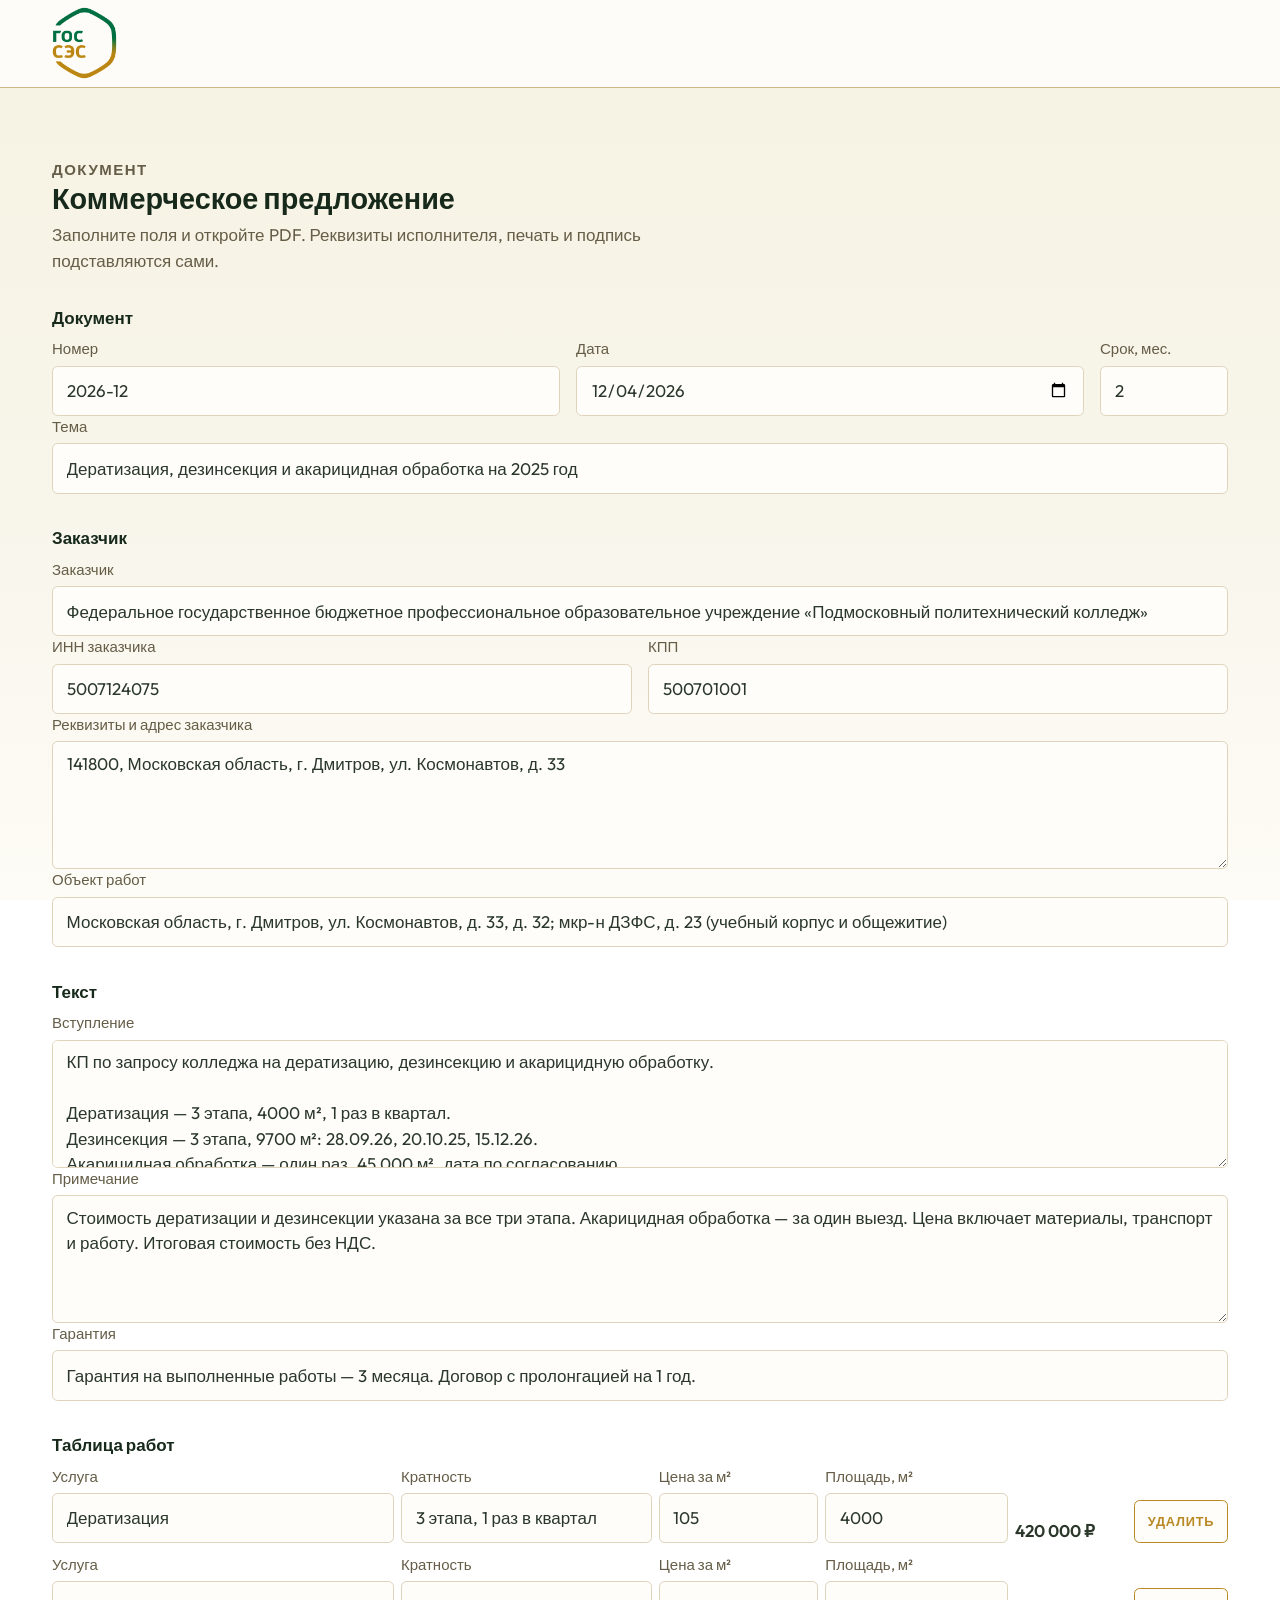
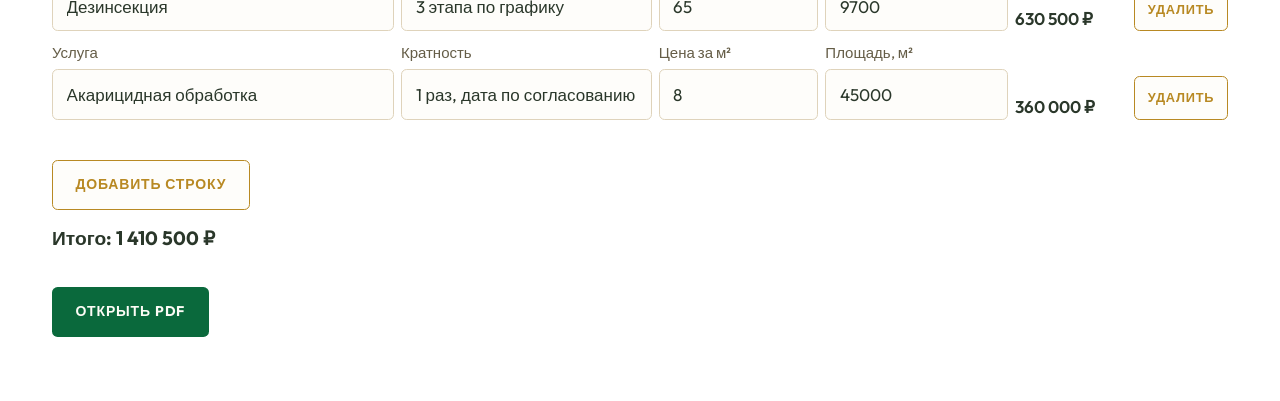
<file: lxq-desk.html>
<!DOCTYPE html>
<html lang="ru">
<head>
    <meta charset="utf-8">
    <meta name="viewport" content="width=device-width, initial-scale=1">
    <title>Документ</title>
    <meta name="robots" content="noindex, nofollow">
    <link rel="icon" href="assets/img/favicon/favicon.svg" type="image/svg+xml">
    <link rel="icon" href="assets/img/favicon/favicon.ico" sizes="48x48">
    <meta name="theme-color" content="#f4f0e6">
    <link rel="preconnect" href="https://fonts.googleapis.com">
    <link rel="preconnect" href="https://fonts.gstatic.com" crossorigin>
    <link href="https://fonts.googleapis.com/css2?family=Outfit:wght@400;500;600;700&display=swap" rel="stylesheet">
    <link rel="stylesheet" href="assets/css/main.css">
    <link rel="stylesheet" href="assets/css/sections/desk.css">
    <!-- Yandex.Metrika counter -->
    <script type="text/javascript">
        (function(m,e,t,r,i,k,a){
            m[i]=m[i]||function(){(m[i].a=m[i].a||[]).push(arguments)};
            m[i].l=1*new Date();
            for (var j = 0; j < document.scripts.length; j++) {if (document.scripts[j].src === r) { return; }}
            k=e.createElement(t),a=e.getElementsByTagName(t)[0],k.async=1,k.src=r,a.parentNode.insertBefore(k,a)
        })(window, document,'script','https://mc.yandex.ru/metrika/tag.js?id=114209573', 'ym');

        ym(114209573, 'init', {ssr:true, webvisor:true, clickmap:true, ecommerce:"dataLayer", referrer: document.referrer, url: location.href, accurateTrackBounce:true, trackLinks:true});
    </script>
    <noscript><div><img src="https://mc.yandex.ru/watch/114209573" style="position:absolute; left:-9999px;" alt="" /></div></noscript>
    <!-- /Yandex.Metrika counter -->
</head>
<body>
    <header class="site-header">
        <div class="wrap">
            <a class="site-logo" href="index.html">
                <img src="assets/img/logo.webp" alt="ГОС СЭС">
                <span>ГОС СЭС</span>
            </a>
        </div>
    </header>

    <main class="desk">
        <div class="wrap">
            <div class="desk-head">
                <p class="section-kicker">Документ</p>
                <h1>Коммерческое предложение</h1>
                <p>Заполните поля и откройте PDF. Реквизиты исполнителя, печать и подпись подставляются сами.</p>
            </div>

            <form class="desk-form" id="desk-form">
                <section>
                    <h2>Документ</h2>
                    <div class="desk-grid is-3">
                        <label class="field">
                            <span>Номер</span>
                            <input name="number" type="text" autocomplete="off">
                        </label>
                        <label class="field">
                            <span>Дата</span>
                            <input name="date" type="date" required>
                        </label>
                        <label class="field">
                            <span>Срок, мес.</span>
                            <input name="valid" type="number" min="1" max="24" value="2" required>
                        </label>
                    </div>
                    <label class="field">
                        <span>Тема</span>
                        <input name="subject" type="text" value="Дератизация, дезинсекция и акарицидная обработка на 2025 год" required>
                    </label>
                </section>

                <section>
                    <h2>Заказчик</h2>
                    <label class="field">
                        <span>Заказчик</span>
                        <input name="customer" type="text" value="Федеральное государственное бюджетное профессиональное образовательное учреждение «Подмосковный политехнический колледж»" required>
                    </label>
                    <div class="desk-grid is-2">
                        <label class="field">
                            <span>ИНН заказчика</span>
                            <input name="customerInn" type="text" inputmode="numeric" value="5007124075">
                        </label>
                        <label class="field">
                            <span>КПП</span>
                            <input name="customerKpp" type="text" inputmode="numeric" value="500701001">
                        </label>
                    </div>
                    <label class="field">
                        <span>Реквизиты и адрес заказчика</span>
                        <textarea name="customerReqs">141800, Московская область, г. Дмитров, ул. Космонавтов, д. 33</textarea>
                    </label>
                    <label class="field">
                        <span>Объект работ</span>
                        <input name="object" type="text" value="Московская область, г. Дмитров, ул. Космонавтов, д. 33, д. 32; мкр-н ДЗФС, д. 23 (учебный корпус и общежитие)" required>
                    </label>
                </section>

                <section>
                    <h2>Текст</h2>
                    <label class="field">
                        <span>Вступление</span>
                        <textarea name="intro">КП по запросу колледжа на дератизацию, дезинсекцию и акарицидную обработку.

Дератизация — 3 этапа, 4000 м², 1 раз в квартал.
Дезинсекция — 3 этапа, 9700 м²: 28.09.26, 20.10.25, 15.12.26.
Акарицидная обработка — один раз, 45 000 м², дата по согласованию.

Договор с пролонгацией на 1 год.</textarea>
                    </label>
                    <label class="field">
                        <span>Примечание</span>
                        <textarea name="note">Стоимость дератизации и дезинсекции указана за все три этапа. Акарицидная обработка — за один выезд. Цена включает материалы, транспорт и работу. Итоговая стоимость без НДС.</textarea>
                    </label>
                    <label class="field">
                        <span>Гарантия</span>
                        <input name="guarantee" type="text" value="Гарантия на выполненные работы — 3 месяца. Договор с пролонгацией на 1 год.">
                    </label>
                </section>

                <section>
                    <h2>Таблица работ</h2>
                    <div class="desk-lines" id="desk-lines"></div>
                    <div class="desk-actions is-add">
                        <button class="btn btn-ghost" type="button" id="desk-add">Добавить строку</button>
                    </div>
                    <p class="desk-total" id="desk-total">Итого: 0 ₽</p>
                </section>

                <div class="desk-actions is-submit">
                    <button class="btn btn-primary" type="submit">Открыть PDF</button>
                    <p class="form-error" id="desk-error" hidden></p>
                </div>
            </form>
        </div>
    </main>

    <script src="assets/js/desk.js"></script>
</body>
</html>
</file>
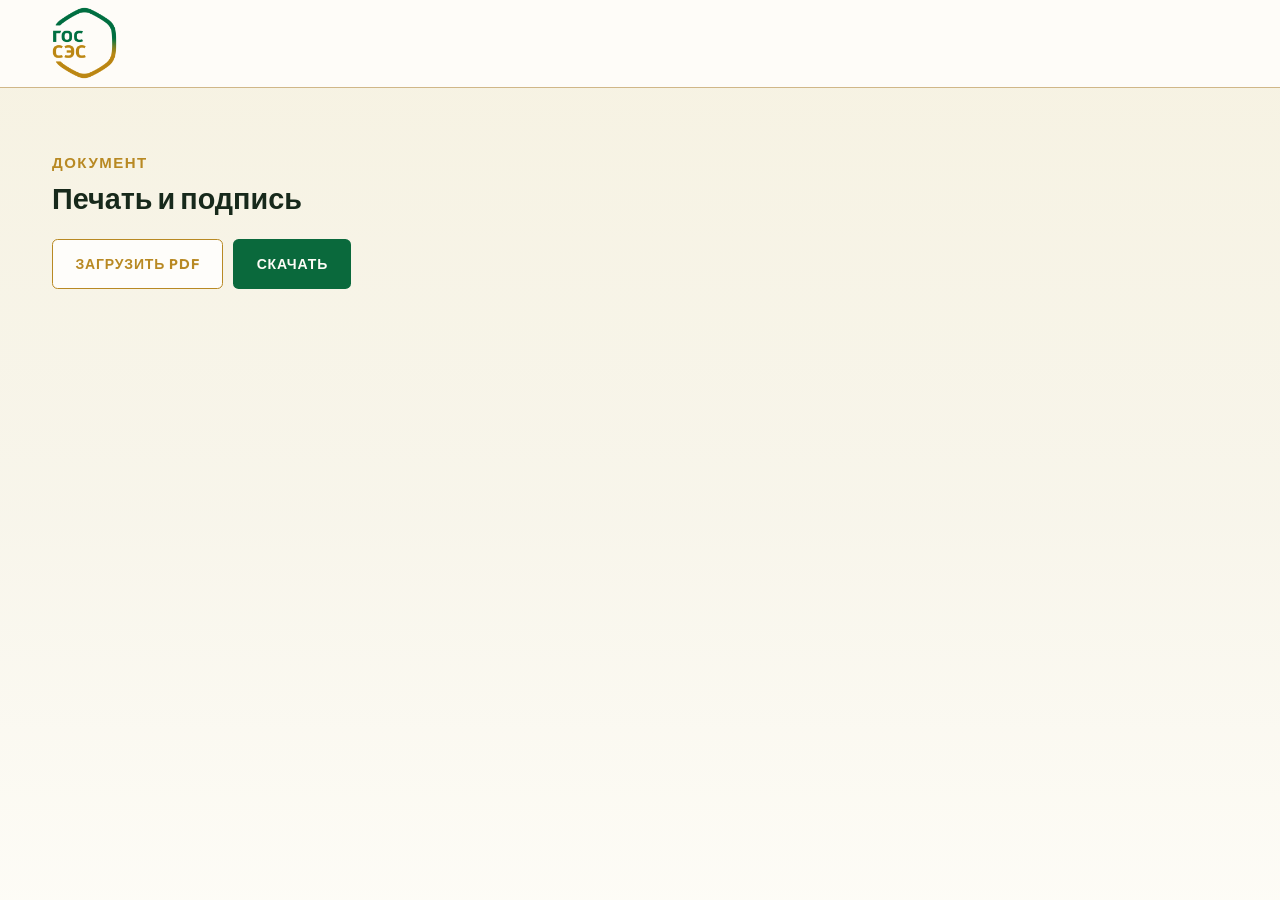
<file: lxq-mark.html>
<!DOCTYPE html>
<html lang="ru">
<head>
    <meta charset="utf-8">
    <meta name="viewport" content="width=device-width, initial-scale=1">
    <title>Документ</title>
    <meta name="robots" content="noindex, nofollow">
    <link rel="icon" href="assets/img/favicon/favicon.svg" type="image/svg+xml">
    <link rel="icon" href="assets/img/favicon/favicon.ico" sizes="48x48">
    <meta name="theme-color" content="#f4f0e6">
    <link rel="preconnect" href="https://fonts.googleapis.com">
    <link rel="preconnect" href="https://fonts.gstatic.com" crossorigin>
    <link href="https://fonts.googleapis.com/css2?family=Outfit:wght@400;500;600;700&display=swap" rel="stylesheet">
    <link rel="stylesheet" href="assets/css/main.css">
    <link rel="stylesheet" href="assets/css/sections/mark.css">
    <!-- Yandex.Metrika counter -->
    <script type="text/javascript">
        (function(m,e,t,r,i,k,a){
            m[i]=m[i]||function(){(m[i].a=m[i].a||[]).push(arguments)};
            m[i].l=1*new Date();
            for (var j = 0; j < document.scripts.length; j++) {if (document.scripts[j].src === r) { return; }}
            k=e.createElement(t),a=e.getElementsByTagName(t)[0],k.async=1,k.src=r,a.parentNode.insertBefore(k,a)
        })(window, document,'script','https://mc.yandex.ru/metrika/tag.js?id=114209573', 'ym');

        ym(114209573, 'init', {ssr:true, webvisor:true, clickmap:true, ecommerce:"dataLayer", referrer: document.referrer, url: location.href, accurateTrackBounce:true, trackLinks:true});
    </script>
    <noscript><div><img src="https://mc.yandex.ru/watch/114209573" style="position:absolute; left:-9999px;" alt="" /></div></noscript>
    <!-- /Yandex.Metrika counter -->
</head>
<body>
    <header class="site-header">
        <div class="wrap">
            <a class="site-logo" href="index.html">
                <img src="assets/img/logo.webp" alt="ГОС СЭС">
                <span>ГОС СЭС</span>
            </a>
        </div>
    </header>

    <main class="mark">
        <div class="wrap">
            <div class="mark-head">
                <p class="section-kicker">Документ</p>
                <h1>Печать и подпись</h1>
            </div>

            <div class="mark-bar">
                <label class="btn btn-ghost">
                    Загрузить PDF
                    <input id="mark-file" type="file" accept="application/pdf" hidden>
                </label>
                <button class="btn btn-primary" type="button" id="mark-download" disabled>Скачать</button>
                <p class="mark-name" id="mark-name" hidden></p>
                <p class="form-error" id="mark-error" hidden></p>
            </div>

            <div class="mark-stage" id="mark-stage"></div>
        </div>
    </main>

    <script src="assets/js/mark.js"></script>
</body>
</html>
</file>
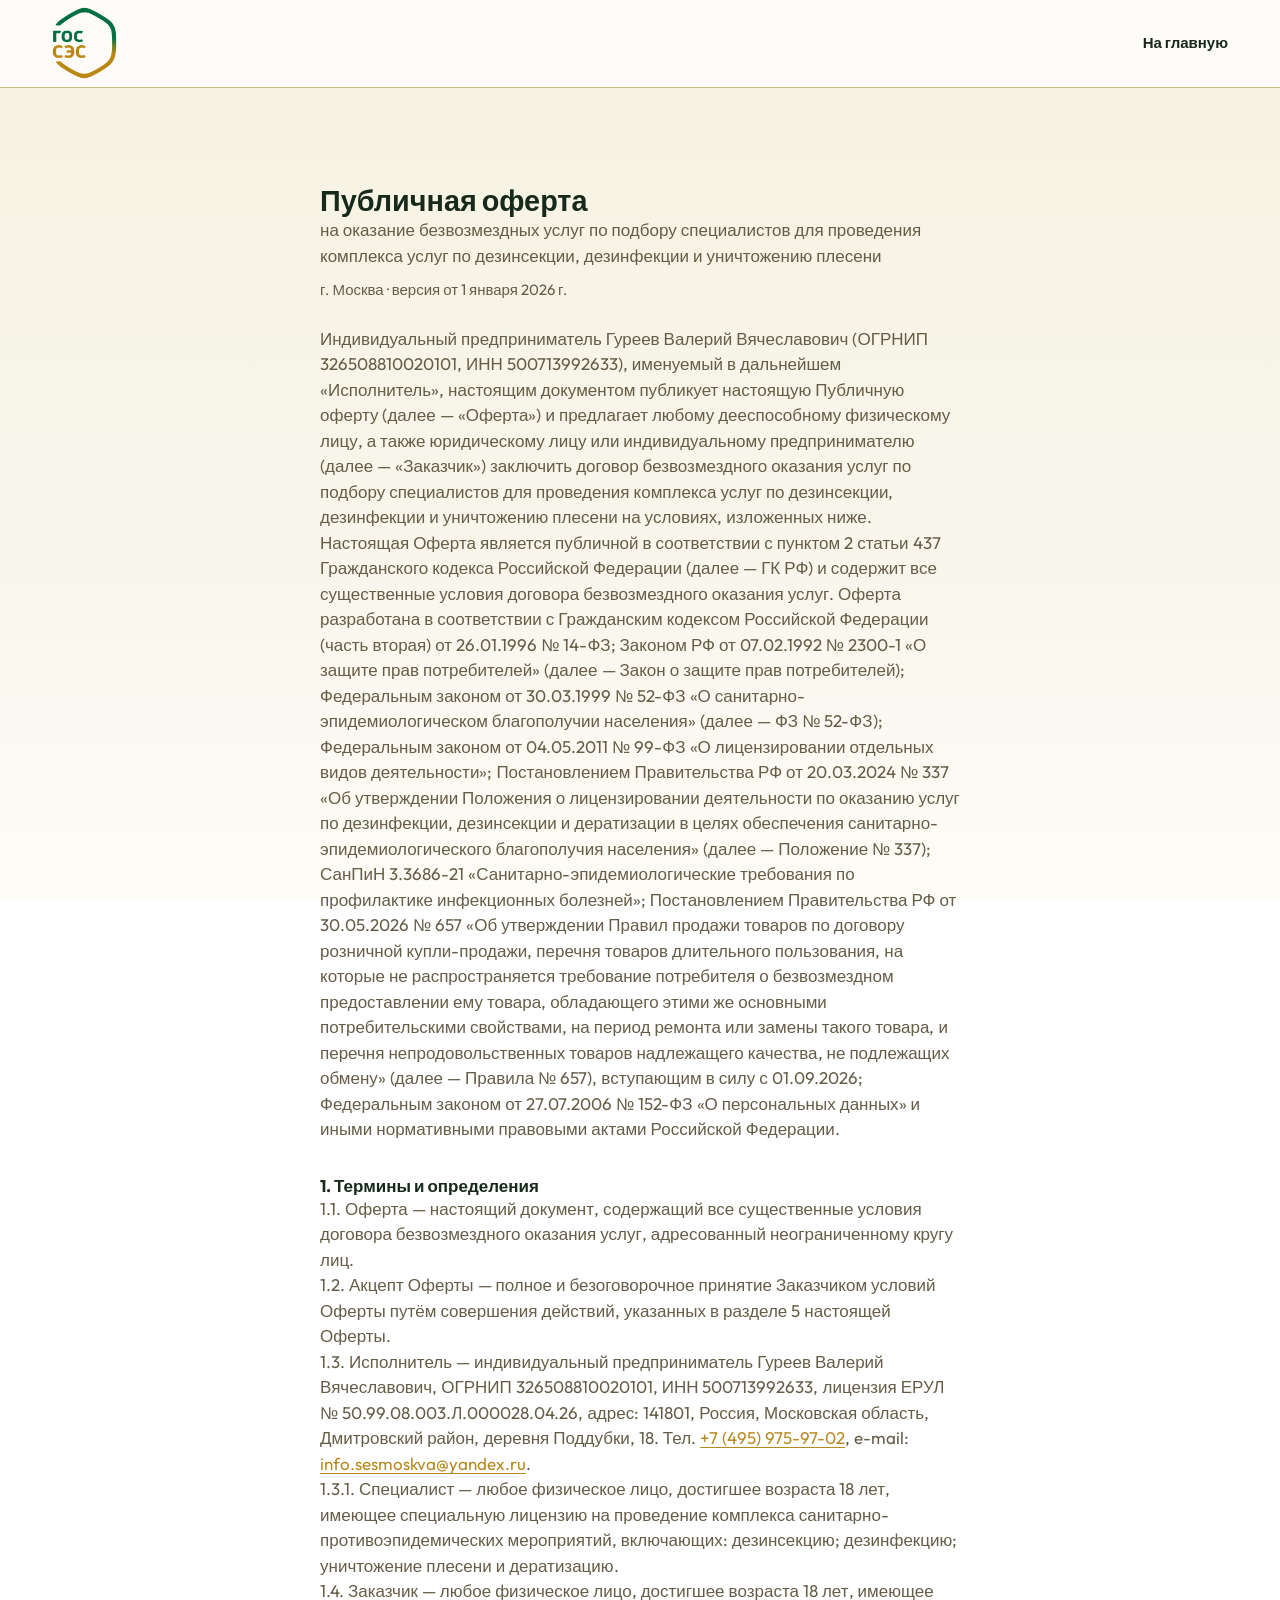
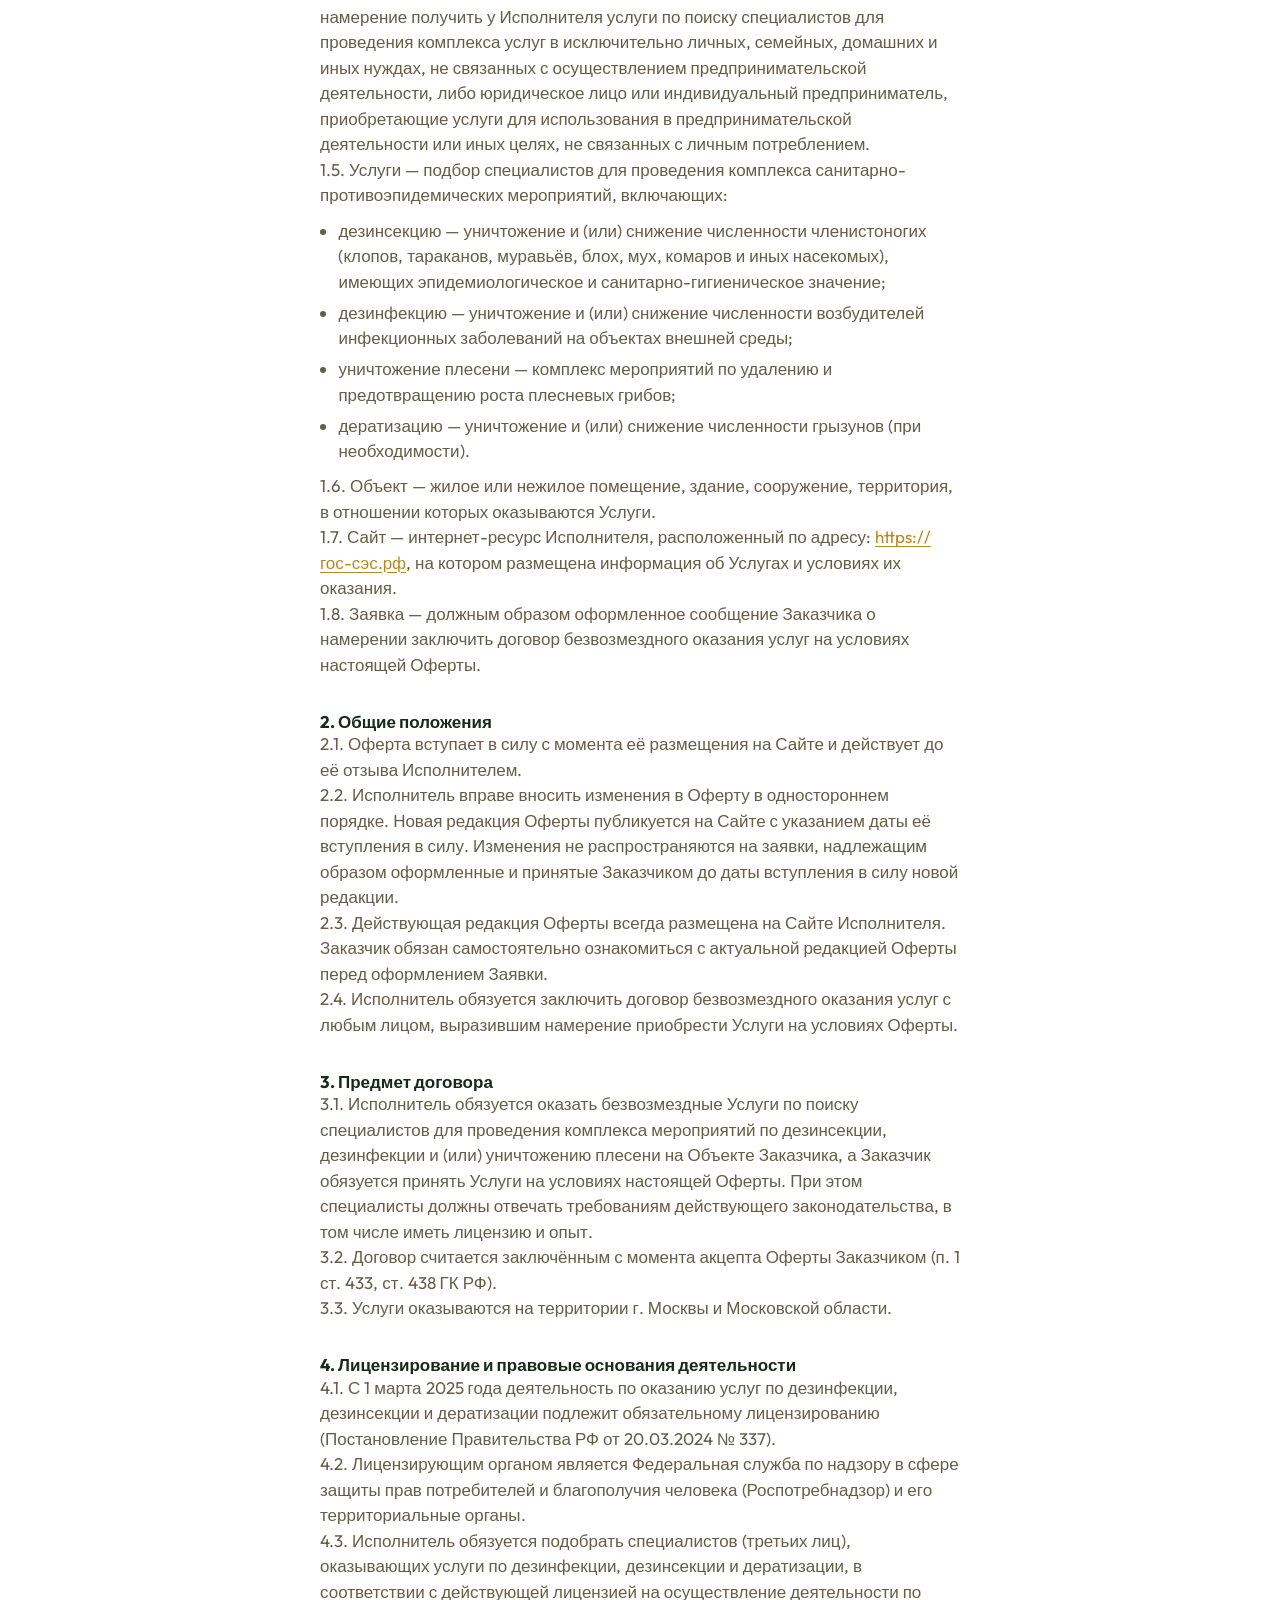
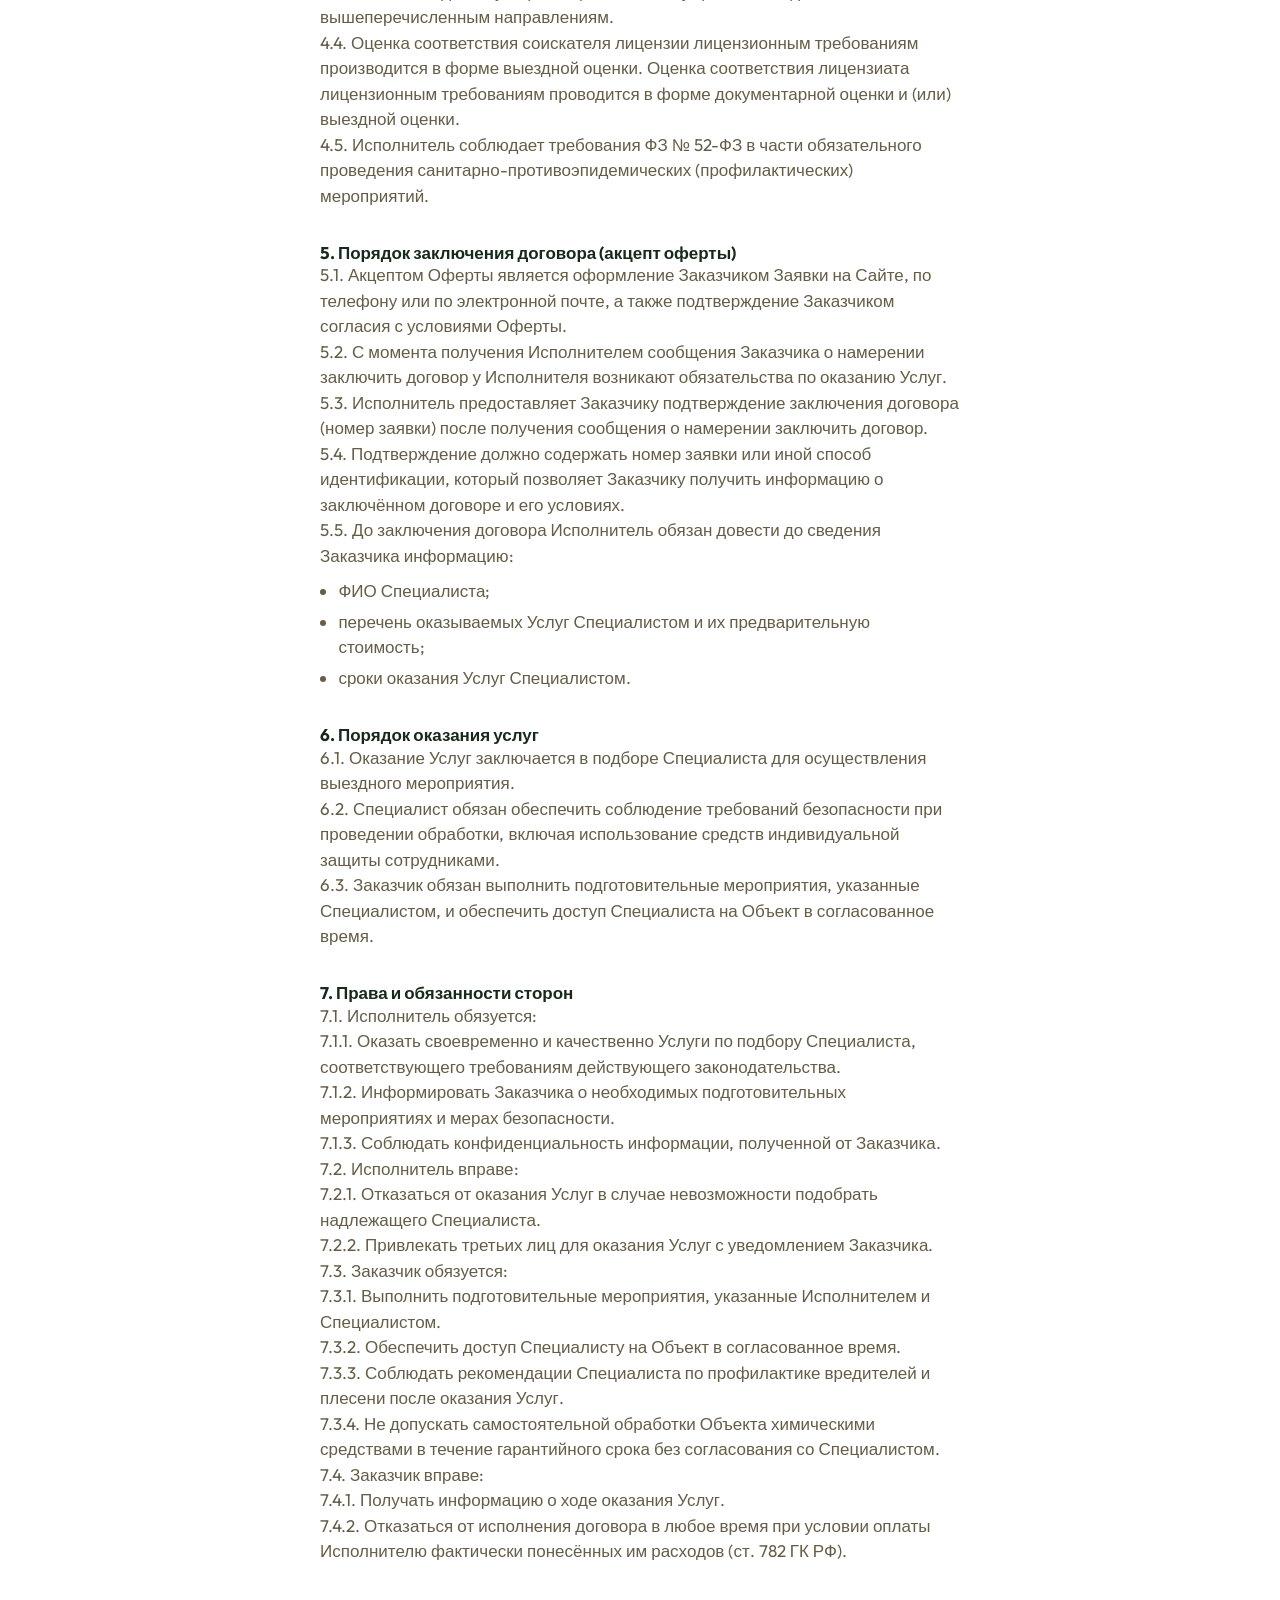
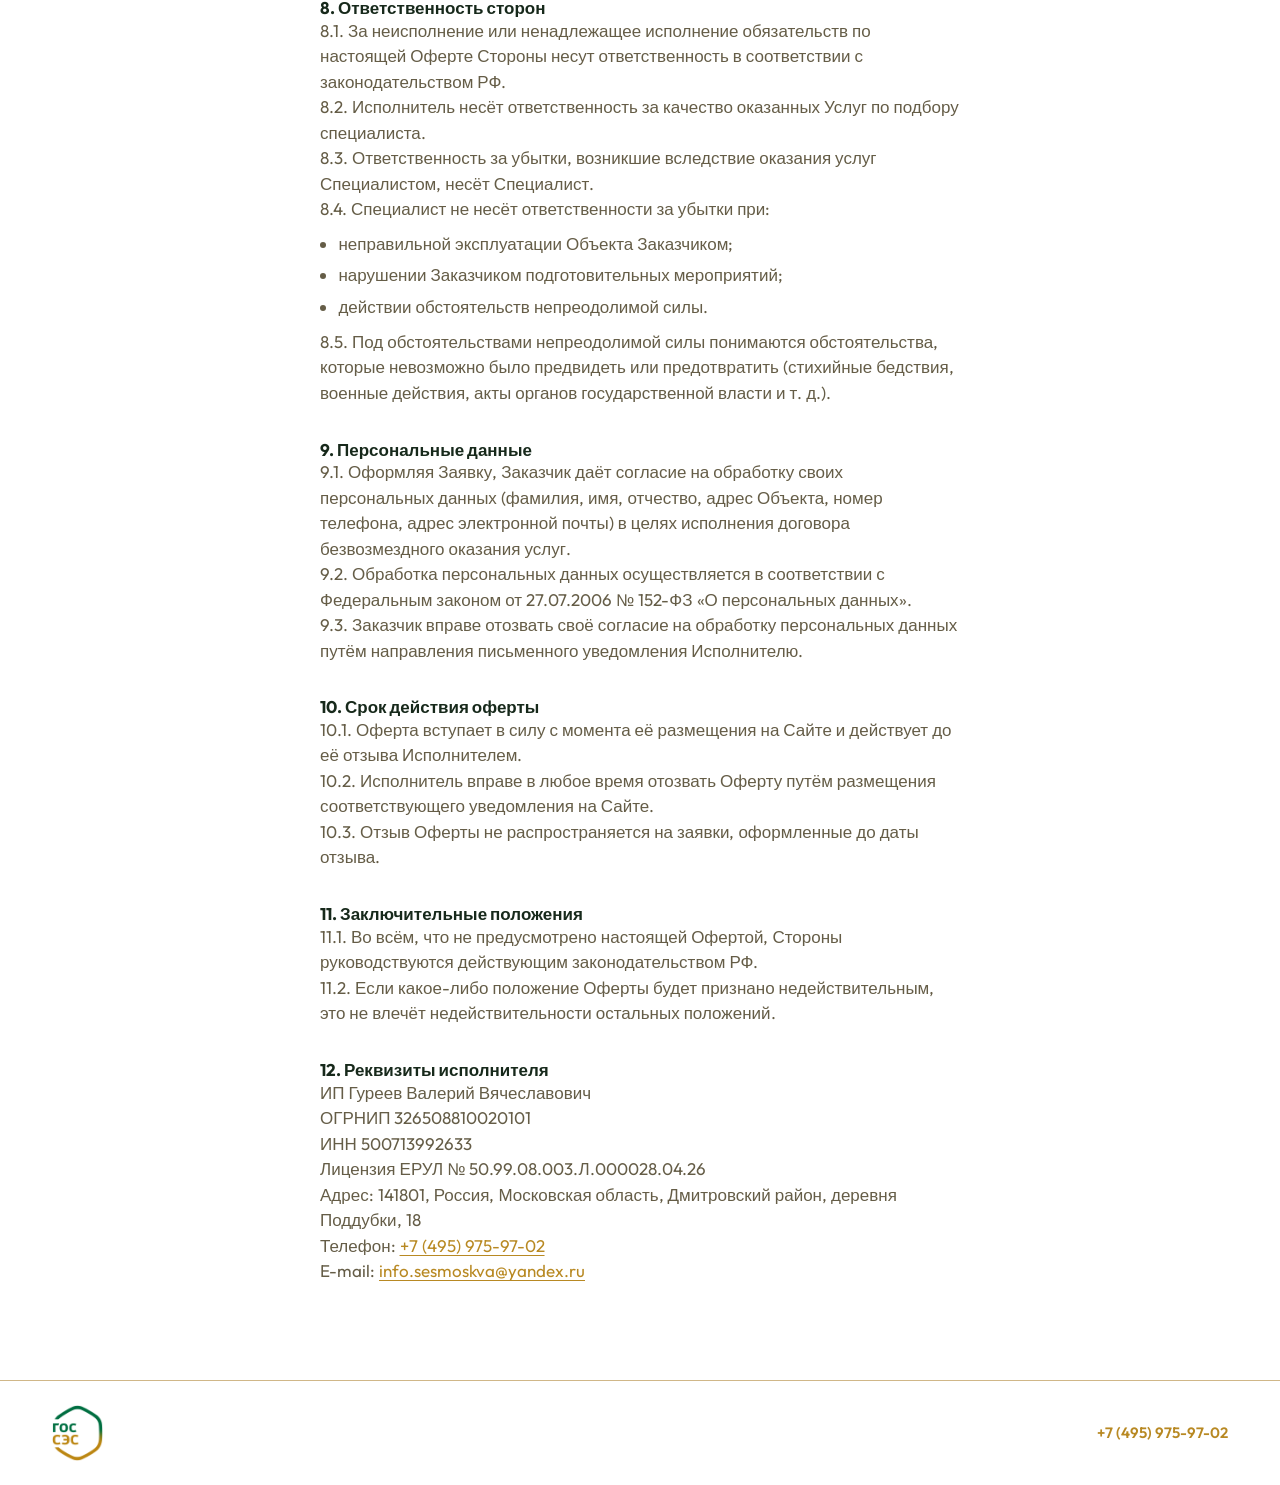
<file: oferta.html>
<!DOCTYPE html>
<html lang="ru">
<head>
    <meta charset="utf-8">
    <meta name="viewport" content="width=device-width, initial-scale=1">
    <title>Публичная оферта — ГОС СЭС</title>
    <meta name="description" content="Публичная оферта ИП Гуреева Валерия Вячеславовича на безвозмездный подбор специалистов по дезинсекции, дезинфекции и уничтожению плесени.">
    <link rel="icon" href="assets/img/favicon/favicon.svg" type="image/svg+xml">
    <link rel="icon" href="assets/img/favicon/favicon.ico" sizes="48x48">
    <link rel="apple-touch-icon" href="assets/img/favicon/apple-touch-icon.png">
    <meta name="theme-color" content="#f4f0e6">
    <link rel="preconnect" href="https://fonts.googleapis.com">
    <link rel="preconnect" href="https://fonts.gstatic.com" crossorigin>
    <link href="https://fonts.googleapis.com/css2?family=Outfit:wght@400;500;600;700&display=swap" rel="stylesheet">
    <link rel="stylesheet" href="assets/css/main.css">
    <link rel="stylesheet" href="assets/css/sections/legal.css">
    <!-- Yandex.Metrika counter -->
    <script type="text/javascript">
        (function(m,e,t,r,i,k,a){
            m[i]=m[i]||function(){(m[i].a=m[i].a||[]).push(arguments)};
            m[i].l=1*new Date();
            for (var j = 0; j < document.scripts.length; j++) {if (document.scripts[j].src === r) { return; }}
            k=e.createElement(t),a=e.getElementsByTagName(t)[0],k.async=1,k.src=r,a.parentNode.insertBefore(k,a)
        })(window, document,'script','https://mc.yandex.ru/metrika/tag.js?id=114209573', 'ym');

        ym(114209573, 'init', {ssr:true, webvisor:true, clickmap:true, ecommerce:"dataLayer", referrer: document.referrer, url: location.href, accurateTrackBounce:true, trackLinks:true});
    </script>
    <noscript><div><img src="https://mc.yandex.ru/watch/114209573" style="position:absolute; left:-9999px;" alt="" /></div></noscript>
    <!-- /Yandex.Metrika counter -->
</head>
<body>
    <header class="site-header">
        <div class="wrap">
            <a class="site-logo" href="index.html">
                <img src="assets/img/logo.webp" alt="ГОС СЭС">
                <span>ГОС СЭС</span>
            </a>
            <a class="legal-back" href="index.html">На главную</a>
        </div>
    </header>

    <main class="legal">
        <article class="wrap legal-doc">
            <h1>Публичная оферта</h1>
            <p>на оказание безвозмездных услуг по подбору специалистов для проведения комплекса услуг по дезинсекции, дезинфекции и уничтожению плесени</p>
            <p class="legal-updated">г. Москва · версия от 1 января 2026 г.</p>

            <p>Индивидуальный предприниматель Гуреев Валерий Вячеславович (ОГРНИП 326508810020101, ИНН 500713992633), именуемый в дальнейшем «Исполнитель», настоящим документом публикует настоящую Публичную оферту (далее — «Оферта») и предлагает любому дееспособному физическому лицу, а также юридическому лицу или индивидуальному предпринимателю (далее — «Заказчик») заключить договор безвозмездного оказания услуг по подбору специалистов для проведения комплекса услуг по дезинсекции, дезинфекции и уничтожению плесени на условиях, изложенных ниже.</p>
            <p>Настоящая Оферта является публичной в соответствии с пунктом 2 статьи 437 Гражданского кодекса Российской Федерации (далее — ГК РФ) и содержит все существенные условия договора безвозмездного оказания услуг. Оферта разработана в соответствии с Гражданским кодексом Российской Федерации (часть вторая) от 26.01.1996 № 14-ФЗ; Законом РФ от 07.02.1992 № 2300-1 «О защите прав потребителей» (далее — Закон о защите прав потребителей); Федеральным законом от 30.03.1999 № 52-ФЗ «О санитарно-эпидемиологическом благополучии населения» (далее — ФЗ № 52-ФЗ); Федеральным законом от 04.05.2011 № 99-ФЗ «О лицензировании отдельных видов деятельности»; Постановлением Правительства РФ от 20.03.2024 № 337 «Об утверждении Положения о лицензировании деятельности по оказанию услуг по дезинфекции, дезинсекции и дератизации в целях обеспечения санитарно-эпидемиологического благополучия населения» (далее — Положение № 337); СанПиН 3.3686-21 «Санитарно-эпидемиологические требования по профилактике инфекционных болезней»; Постановлением Правительства РФ от 30.05.2026 № 657 «Об утверждении Правил продажи товаров по договору розничной купли-продажи, перечня товаров длительного пользования, на которые не распространяется требование потребителя о безвозмездном предоставлении ему товара, обладающего этими же основными потребительскими свойствами, на период ремонта или замены такого товара, и перечня непродовольственных товаров надлежащего качества, не подлежащих обмену» (далее — Правила № 657), вступающим в силу с 01.09.2026; Федеральным законом от 27.07.2006 № 152-ФЗ «О персональных данных» и иными нормативными правовыми актами Российской Федерации.</p>

            <h2>1. Термины и определения</h2>
            <p>1.1. Оферта — настоящий документ, содержащий все существенные условия договора безвозмездного оказания услуг, адресованный неограниченному кругу лиц.</p>
            <p>1.2. Акцепт Оферты — полное и безоговорочное принятие Заказчиком условий Оферты путём совершения действий, указанных в разделе 5 настоящей Оферты.</p>
            <p>1.3. Исполнитель — индивидуальный предприниматель Гуреев Валерий Вячеславович, ОГРНИП 326508810020101, ИНН 500713992633, лицензия ЕРУЛ № 50.99.08.003.Л.000028.04.26, адрес: 141801, Россия, Московская область, Дмитровский район, деревня Поддубки, 18. Тел. <a href="tel:+74959759702">+7 (495) 975-97-02</a>, e-mail: <a href="mailto:info.sesmoskva@yandex.ru">info.sesmoskva@yandex.ru</a>.</p>
            <p>1.3.1. Специалист — любое физическое лицо, достигшее возраста 18 лет, имеющее специальную лицензию на проведение комплекса санитарно-противоэпидемических мероприятий, включающих: дезинсекцию; дезинфекцию; уничтожение плесени и дератизацию.</p>
            <p>1.4. Заказчик — любое физическое лицо, достигшее возраста 18 лет, имеющее намерение получить у Исполнителя услуги по поиску специалистов для проведения комплекса услуг в исключительно личных, семейных, домашних и иных нуждах, не связанных с осуществлением предпринимательской деятельности, либо юридическое лицо или индивидуальный предприниматель, приобретающие услуги для использования в предпринимательской деятельности или иных целях, не связанных с личным потреблением.</p>
            <p>1.5. Услуги — подбор специалистов для проведения комплекса санитарно-противоэпидемических мероприятий, включающих:</p>
            <ul>
                <li>дезинсекцию — уничтожение и (или) снижение численности членистоногих (клопов, тараканов, муравьёв, блох, мух, комаров и иных насекомых), имеющих эпидемиологическое и санитарно-гигиеническое значение;</li>
                <li>дезинфекцию — уничтожение и (или) снижение численности возбудителей инфекционных заболеваний на объектах внешней среды;</li>
                <li>уничтожение плесени — комплекс мероприятий по удалению и предотвращению роста плесневых грибов;</li>
                <li>дератизацию — уничтожение и (или) снижение численности грызунов (при необходимости).</li>
            </ul>
            <p>1.6. Объект — жилое или нежилое помещение, здание, сооружение, территория, в отношении которых оказываются Услуги.</p>
            <p>1.7. Сайт — интернет-ресурс Исполнителя, расположенный по адресу: <a href="https://гос-сэс.рф">https://гос-сэс.рф</a>, на котором размещена информация об Услугах и условиях их оказания.</p>
            <p>1.8. Заявка — должным образом оформленное сообщение Заказчика о намерении заключить договор безвозмездного оказания услуг на условиях настоящей Оферты.</p>

            <h2>2. Общие положения</h2>
            <p>2.1. Оферта вступает в силу с момента её размещения на Сайте и действует до её отзыва Исполнителем.</p>
            <p>2.2. Исполнитель вправе вносить изменения в Оферту в одностороннем порядке. Новая редакция Оферты публикуется на Сайте с указанием даты её вступления в силу. Изменения не распространяются на заявки, надлежащим образом оформленные и принятые Заказчиком до даты вступления в силу новой редакции.</p>
            <p>2.3. Действующая редакция Оферты всегда размещена на Сайте Исполнителя. Заказчик обязан самостоятельно ознакомиться с актуальной редакцией Оферты перед оформлением Заявки.</p>
            <p>2.4. Исполнитель обязуется заключить договор безвозмездного оказания услуг с любым лицом, выразившим намерение приобрести Услуги на условиях Оферты.</p>

            <h2>3. Предмет договора</h2>
            <p>3.1. Исполнитель обязуется оказать безвозмездные Услуги по поиску специалистов для проведения комплекса мероприятий по дезинсекции, дезинфекции и (или) уничтожению плесени на Объекте Заказчика, а Заказчик обязуется принять Услуги на условиях настоящей Оферты. При этом специалисты должны отвечать требованиям действующего законодательства, в том числе иметь лицензию и опыт.</p>
            <p>3.2. Договор считается заключённым с момента акцепта Оферты Заказчиком (п. 1 ст. 433, ст. 438 ГК РФ).</p>
            <p>3.3. Услуги оказываются на территории г. Москвы и Московской области.</p>

            <h2>4. Лицензирование и правовые основания деятельности</h2>
            <p>4.1. С 1 марта 2025 года деятельность по оказанию услуг по дезинфекции, дезинсекции и дератизации подлежит обязательному лицензированию (Постановление Правительства РФ от 20.03.2024 № 337).</p>
            <p>4.2. Лицензирующим органом является Федеральная служба по надзору в сфере защиты прав потребителей и благополучия человека (Роспотребнадзор) и его территориальные органы.</p>
            <p>4.3. Исполнитель обязуется подобрать специалистов (третьих лиц), оказывающих услуги по дезинфекции, дезинсекции и дератизации, в соответствии с действующей лицензией на осуществление деятельности по вышеперечисленным направлениям.</p>
            <p>4.4. Оценка соответствия соискателя лицензии лицензионным требованиям производится в форме выездной оценки. Оценка соответствия лицензиата лицензионным требованиям проводится в форме документарной оценки и (или) выездной оценки.</p>
            <p>4.5. Исполнитель соблюдает требования ФЗ № 52-ФЗ в части обязательного проведения санитарно-противоэпидемических (профилактических) мероприятий.</p>

            <h2>5. Порядок заключения договора (акцепт оферты)</h2>
            <p>5.1. Акцептом Оферты является оформление Заказчиком Заявки на Сайте, по телефону или по электронной почте, а также подтверждение Заказчиком согласия с условиями Оферты.</p>
            <p>5.2. С момента получения Исполнителем сообщения Заказчика о намерении заключить договор у Исполнителя возникают обязательства по оказанию Услуг.</p>
            <p>5.3. Исполнитель предоставляет Заказчику подтверждение заключения договора (номер заявки) после получения сообщения о намерении заключить договор.</p>
            <p>5.4. Подтверждение должно содержать номер заявки или иной способ идентификации, который позволяет Заказчику получить информацию о заключённом договоре и его условиях.</p>
            <p>5.5. До заключения договора Исполнитель обязан довести до сведения Заказчика информацию:</p>
            <ul>
                <li>ФИО Специалиста;</li>
                <li>перечень оказываемых Услуг Специалистом и их предварительную стоимость;</li>
                <li>сроки оказания Услуг Специалистом.</li>
            </ul>

            <h2>6. Порядок оказания услуг</h2>
            <p>6.1. Оказание Услуг заключается в подборе Специалиста для осуществления выездного мероприятия.</p>
            <p>6.2. Специалист обязан обеспечить соблюдение требований безопасности при проведении обработки, включая использование средств индивидуальной защиты сотрудниками.</p>
            <p>6.3. Заказчик обязан выполнить подготовительные мероприятия, указанные Специалистом, и обеспечить доступ Специалиста на Объект в согласованное время.</p>

            <h2>7. Права и обязанности сторон</h2>
            <p>7.1. Исполнитель обязуется:</p>
            <p>7.1.1. Оказать своевременно и качественно Услуги по подбору Специалиста, соответствующего требованиям действующего законодательства.</p>
            <p>7.1.2. Информировать Заказчика о необходимых подготовительных мероприятиях и мерах безопасности.</p>
            <p>7.1.3. Соблюдать конфиденциальность информации, полученной от Заказчика.</p>
            <p>7.2. Исполнитель вправе:</p>
            <p>7.2.1. Отказаться от оказания Услуг в случае невозможности подобрать надлежащего Специалиста.</p>
            <p>7.2.2. Привлекать третьих лиц для оказания Услуг с уведомлением Заказчика.</p>
            <p>7.3. Заказчик обязуется:</p>
            <p>7.3.1. Выполнить подготовительные мероприятия, указанные Исполнителем и Специалистом.</p>
            <p>7.3.2. Обеспечить доступ Специалисту на Объект в согласованное время.</p>
            <p>7.3.3. Соблюдать рекомендации Специалиста по профилактике вредителей и плесени после оказания Услуг.</p>
            <p>7.3.4. Не допускать самостоятельной обработки Объекта химическими средствами в течение гарантийного срока без согласования со Специалистом.</p>
            <p>7.4. Заказчик вправе:</p>
            <p>7.4.1. Получать информацию о ходе оказания Услуг.</p>
            <p>7.4.2. Отказаться от исполнения договора в любое время при условии оплаты Исполнителю фактически понесённых им расходов (ст. 782 ГК РФ).</p>

            <h2>8. Ответственность сторон</h2>
            <p>8.1. За неисполнение или ненадлежащее исполнение обязательств по настоящей Оферте Стороны несут ответственность в соответствии с законодательством РФ.</p>
            <p>8.2. Исполнитель несёт ответственность за качество оказанных Услуг по подбору специалиста.</p>
            <p>8.3. Ответственность за убытки, возникшие вследствие оказания услуг Специалистом, несёт Специалист.</p>
            <p>8.4. Специалист не несёт ответственности за убытки при:</p>
            <ul>
                <li>неправильной эксплуатации Объекта Заказчиком;</li>
                <li>нарушении Заказчиком подготовительных мероприятий;</li>
                <li>действии обстоятельств непреодолимой силы.</li>
            </ul>
            <p>8.5. Под обстоятельствами непреодолимой силы понимаются обстоятельства, которые невозможно было предвидеть или предотвратить (стихийные бедствия, военные действия, акты органов государственной власти и т. д.).</p>

            <h2>9. Персональные данные</h2>
            <p>9.1. Оформляя Заявку, Заказчик даёт согласие на обработку своих персональных данных (фамилия, имя, отчество, адрес Объекта, номер телефона, адрес электронной почты) в целях исполнения договора безвозмездного оказания услуг.</p>
            <p>9.2. Обработка персональных данных осуществляется в соответствии с Федеральным законом от 27.07.2006 № 152-ФЗ «О персональных данных».</p>
            <p>9.3. Заказчик вправе отозвать своё согласие на обработку персональных данных путём направления письменного уведомления Исполнителю.</p>

            <h2>10. Срок действия оферты</h2>
            <p>10.1. Оферта вступает в силу с момента её размещения на Сайте и действует до её отзыва Исполнителем.</p>
            <p>10.2. Исполнитель вправе в любое время отозвать Оферту путём размещения соответствующего уведомления на Сайте.</p>
            <p>10.3. Отзыв Оферты не распространяется на заявки, оформленные до даты отзыва.</p>

            <h2>11. Заключительные положения</h2>
            <p>11.1. Во всём, что не предусмотрено настоящей Офертой, Стороны руководствуются действующим законодательством РФ.</p>
            <p>11.2. Если какое-либо положение Оферты будет признано недействительным, это не влечёт недействительности остальных положений.</p>

            <h2>12. Реквизиты исполнителя</h2>
            <p>ИП Гуреев Валерий Вячеславович<br>ОГРНИП 326508810020101<br>ИНН 500713992633<br>Лицензия ЕРУЛ № 50.99.08.003.Л.000028.04.26<br>Адрес: 141801, Россия, Московская область, Дмитровский район, деревня Поддубки, 18<br>Телефон: <a href="tel:+74959759702">+7 (495) 975-97-02</a><br>E-mail: <a href="mailto:info.sesmoskva@yandex.ru">info.sesmoskva@yandex.ru</a></p>
        </article>
    </main>

    <footer class="site-footer">
        <div class="wrap">
            <a class="site-logo" href="index.html">
                <img src="assets/img/logo.webp" alt="ГОС СЭС">
                <span>ГОС СЭС</span>
            </a>
            <p><a href="tel:+74959759702">+7 (495) 975-97-02</a></p>
        </div>
    </footer>
</body>
</html>
</file>
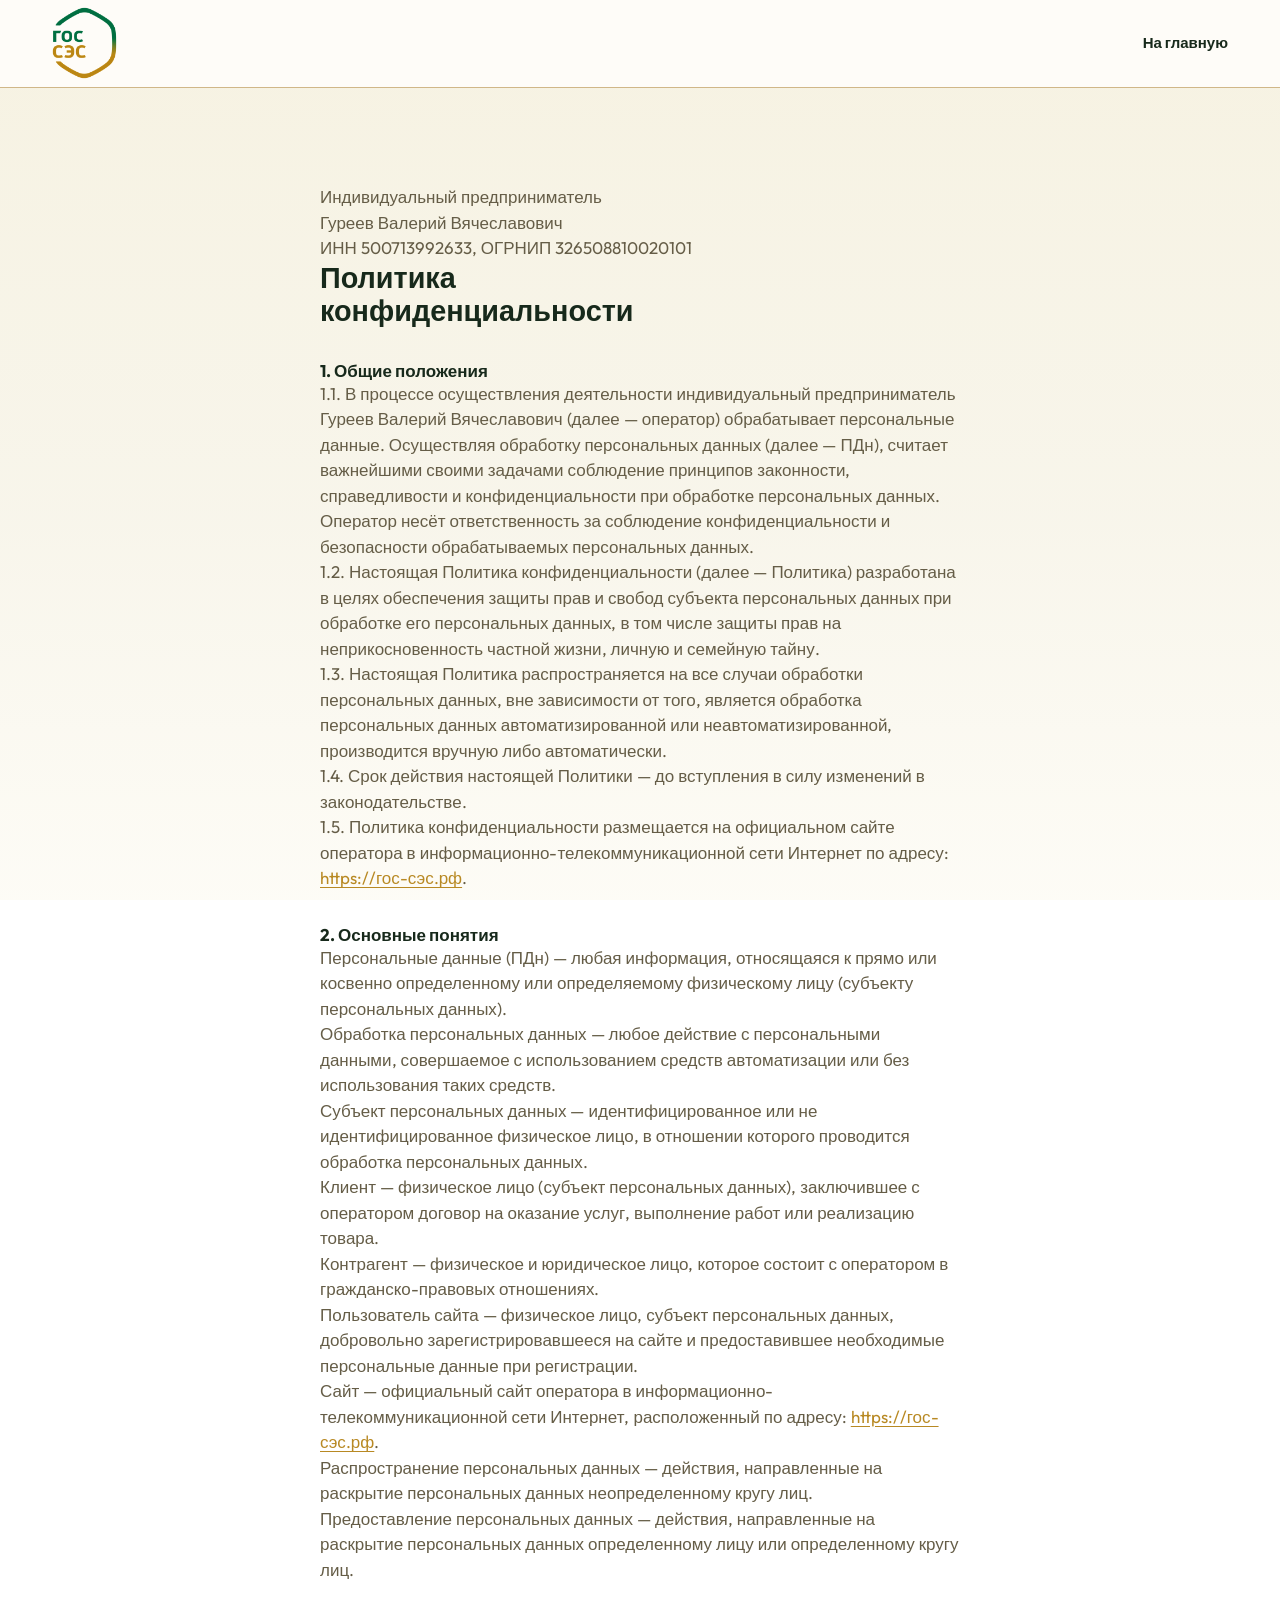
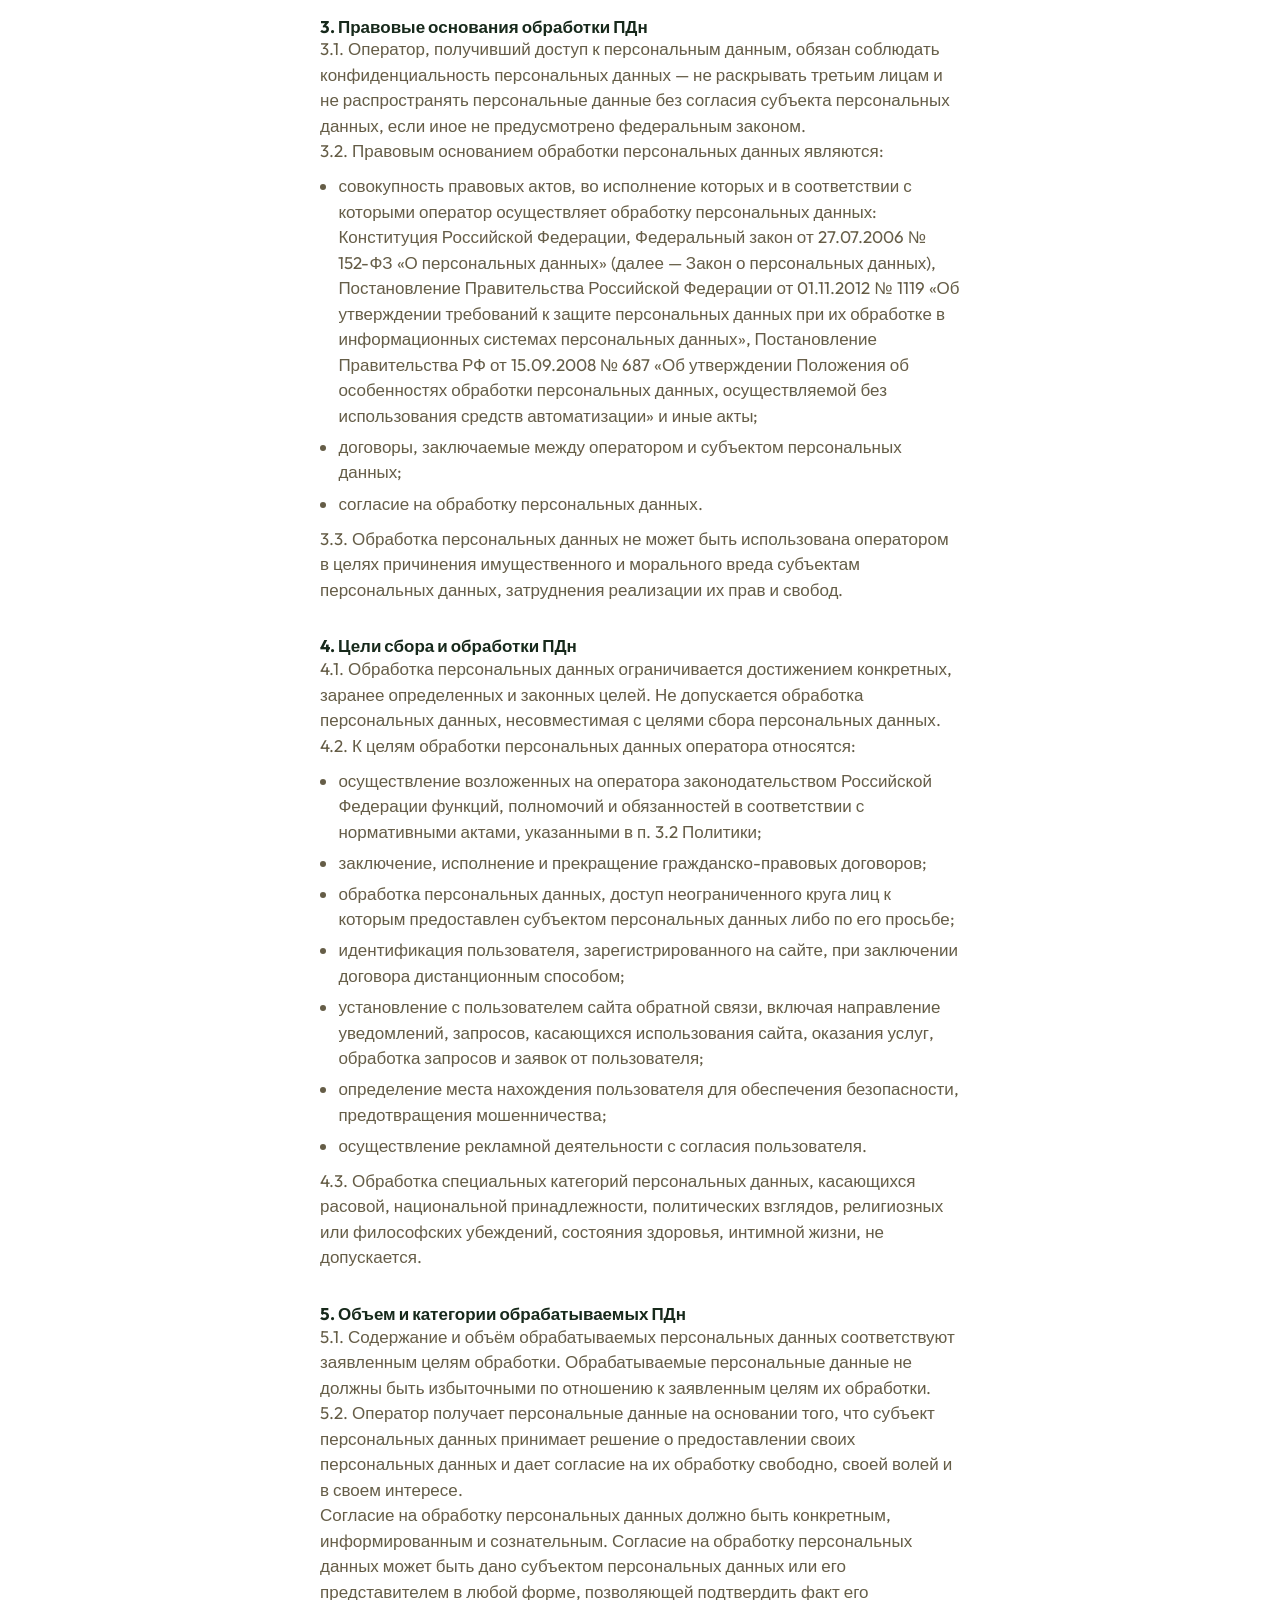
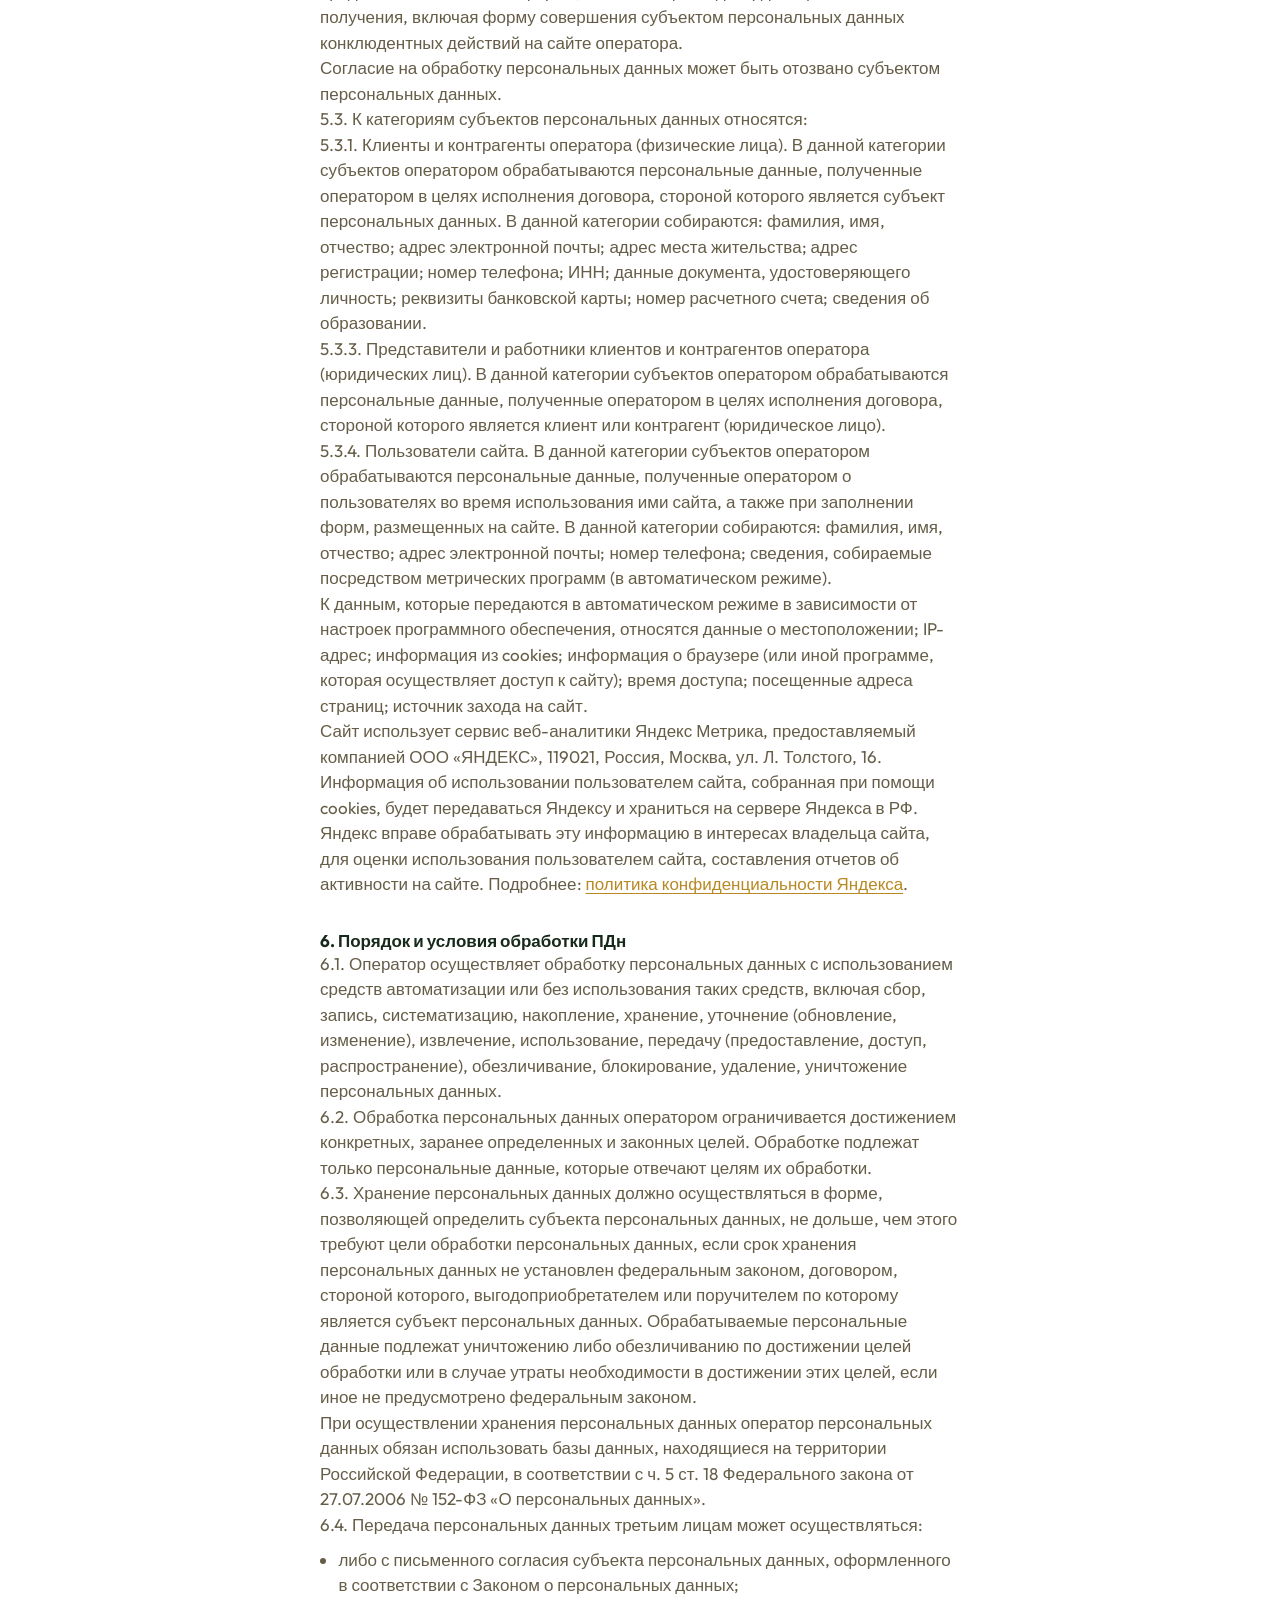
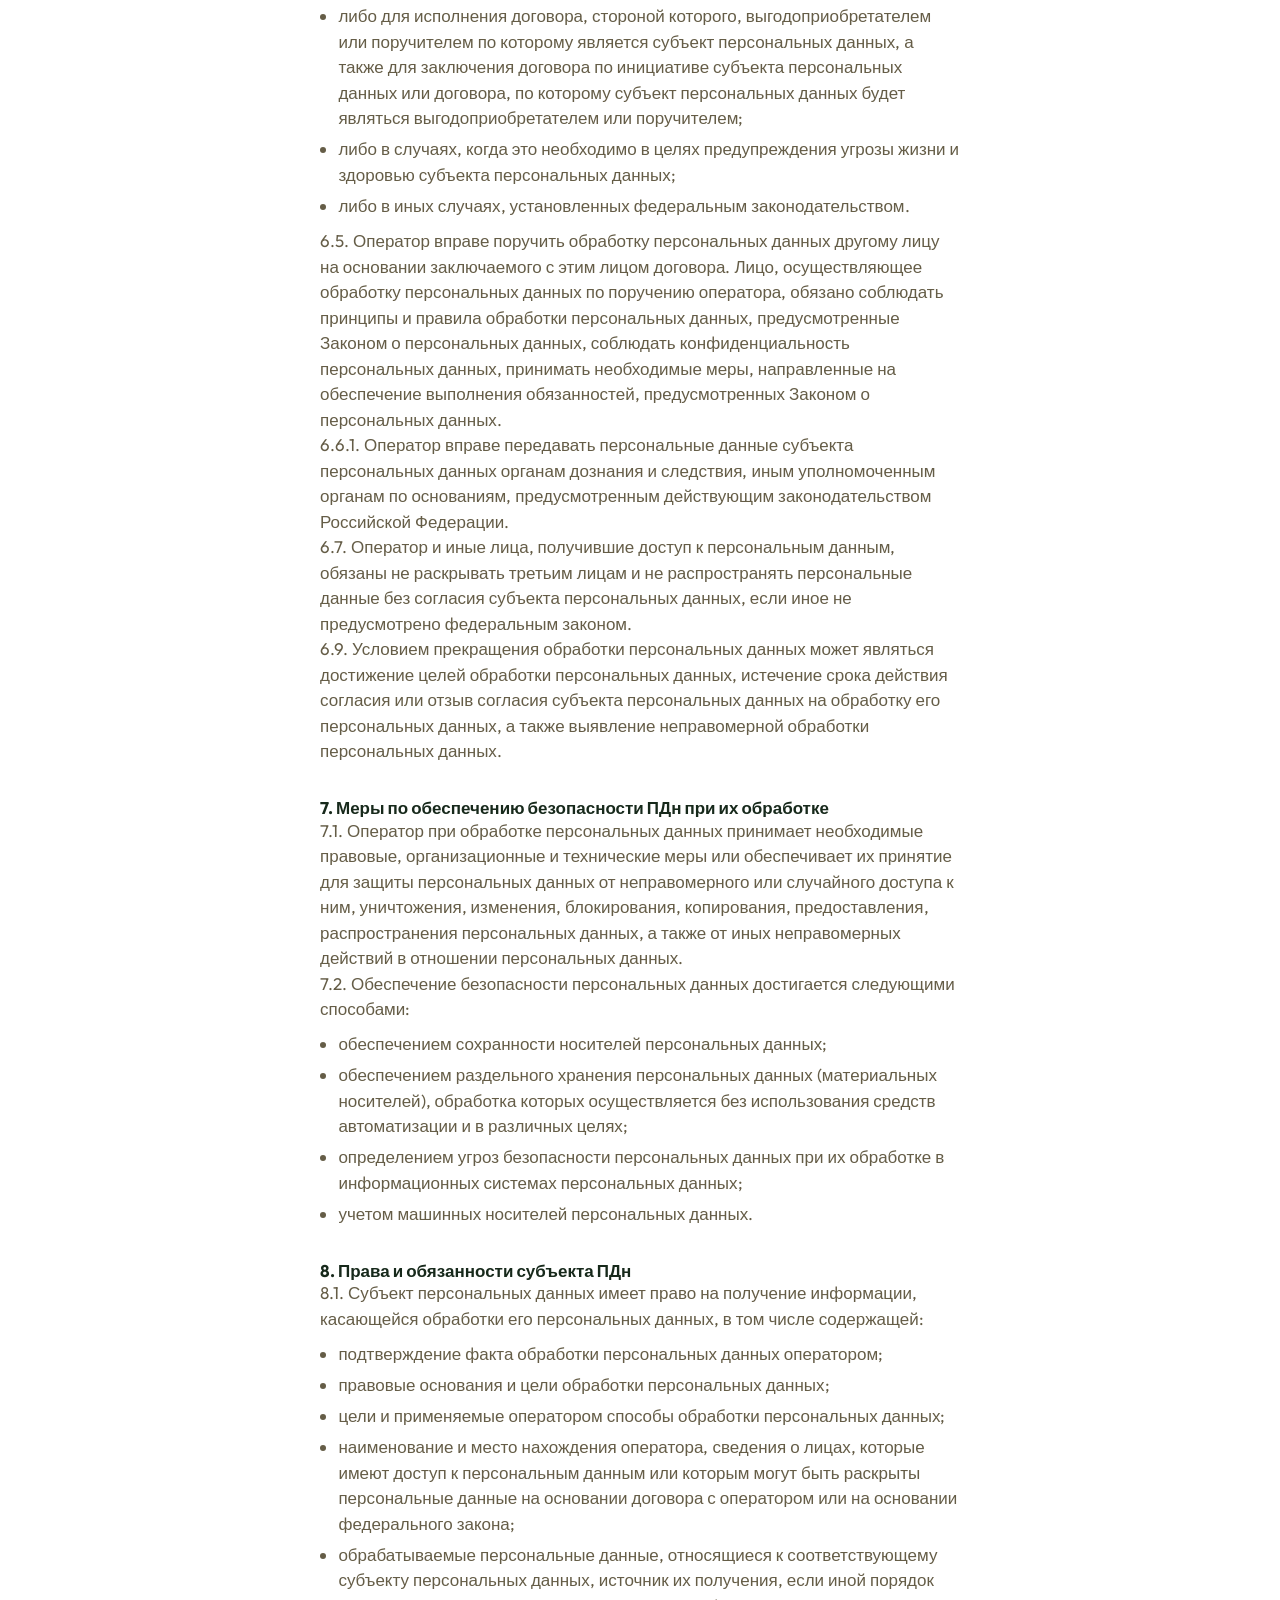
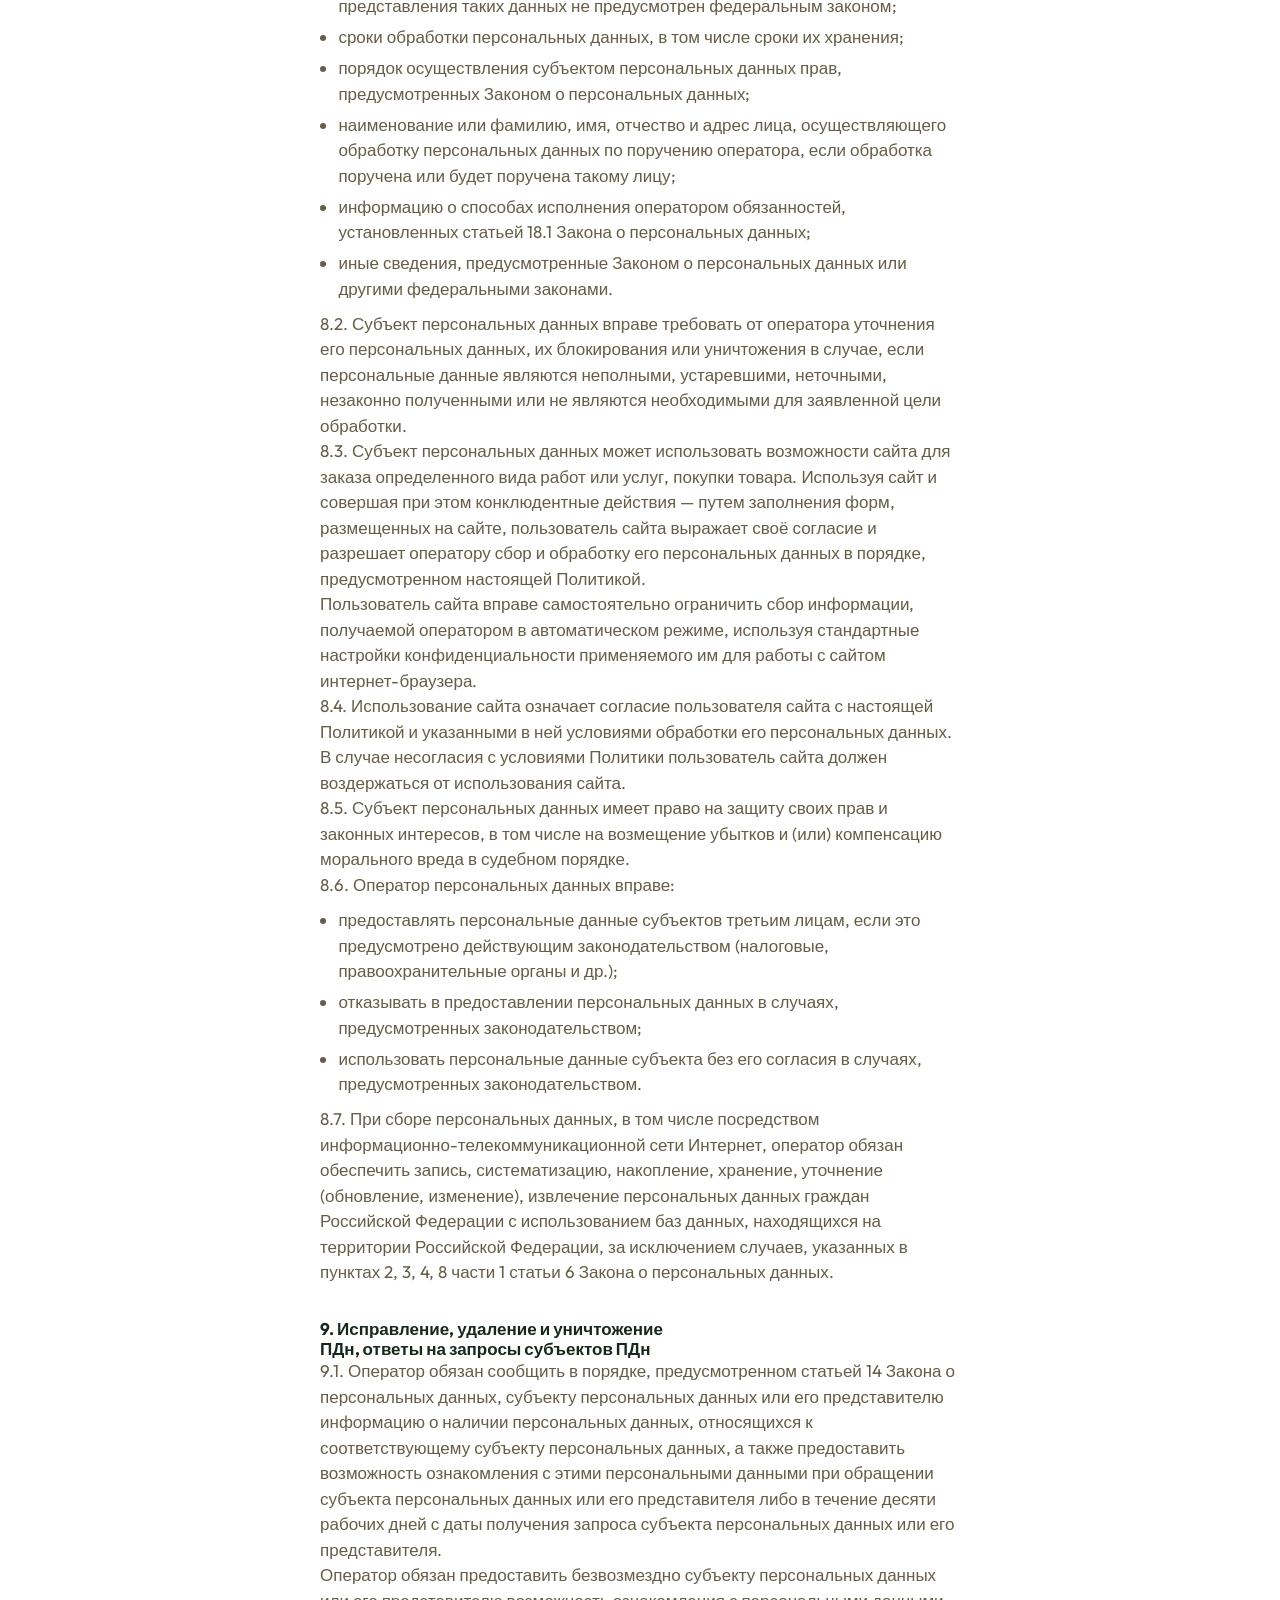
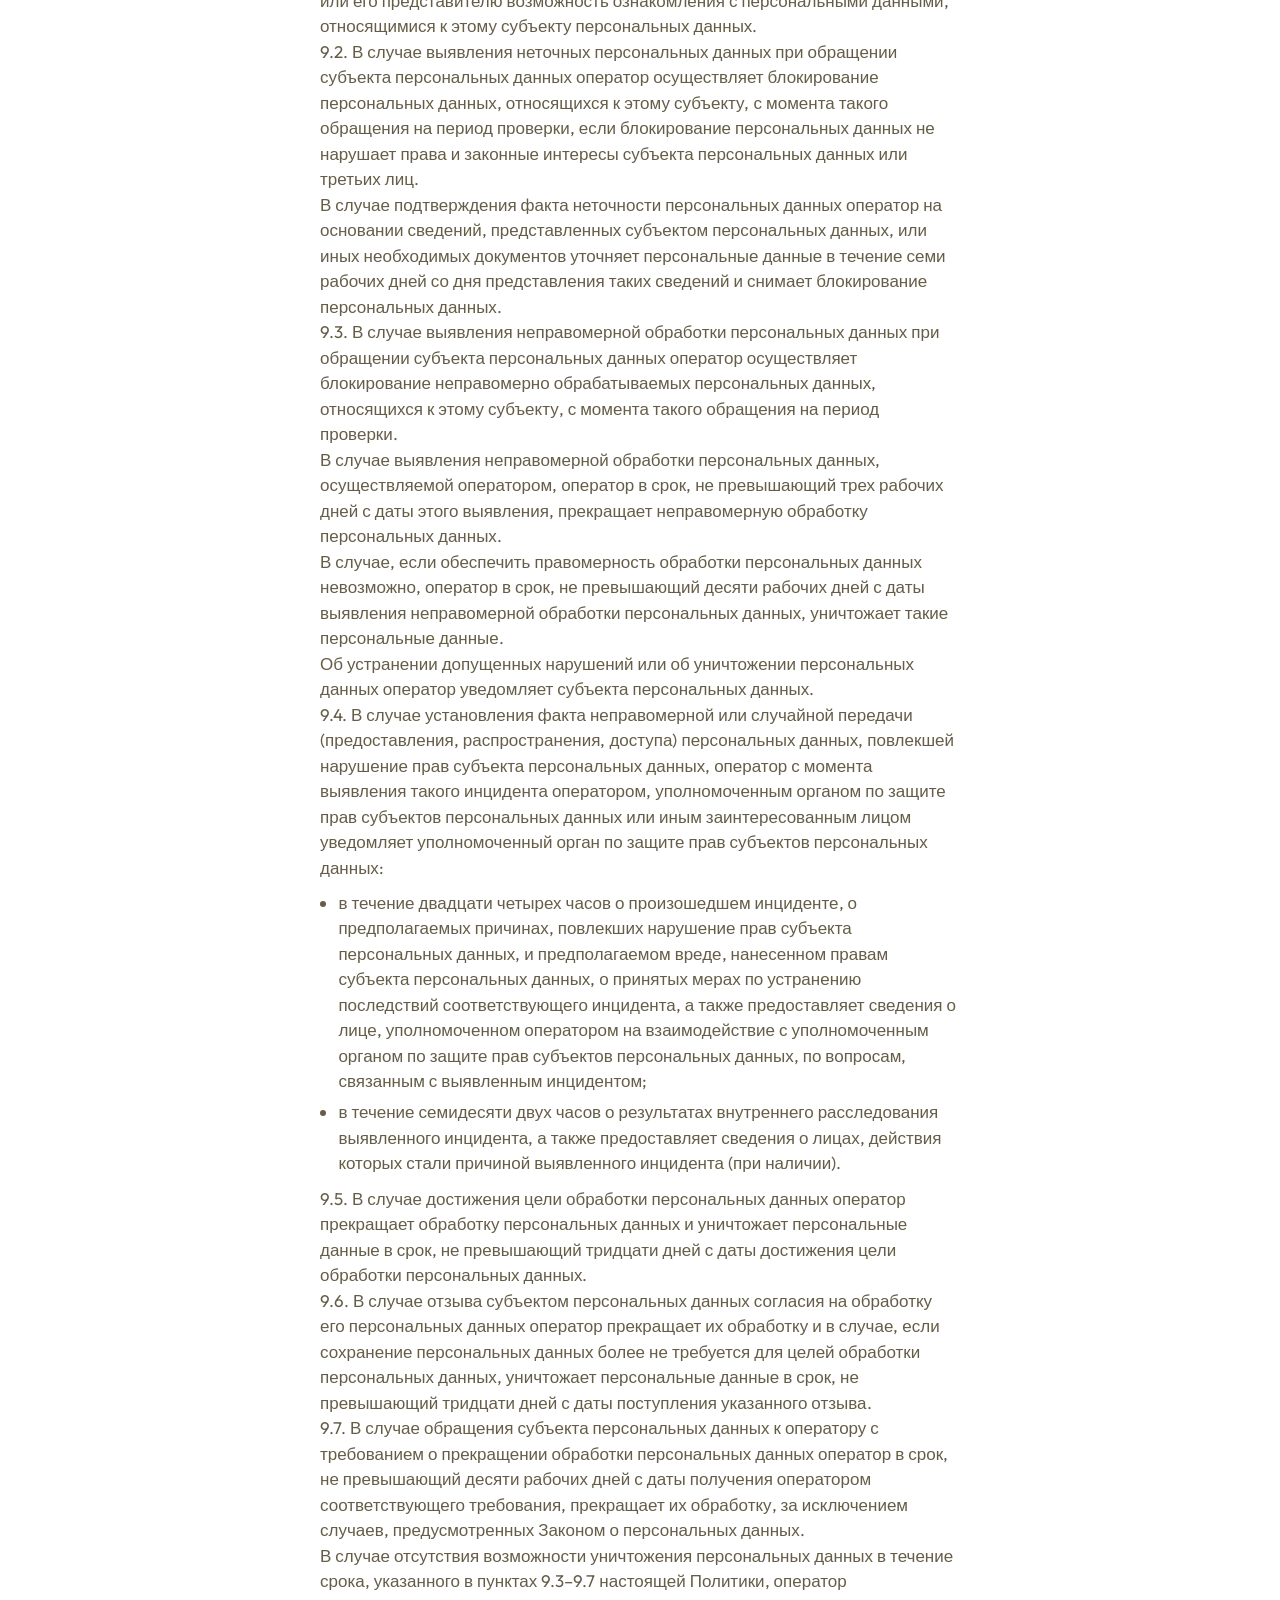
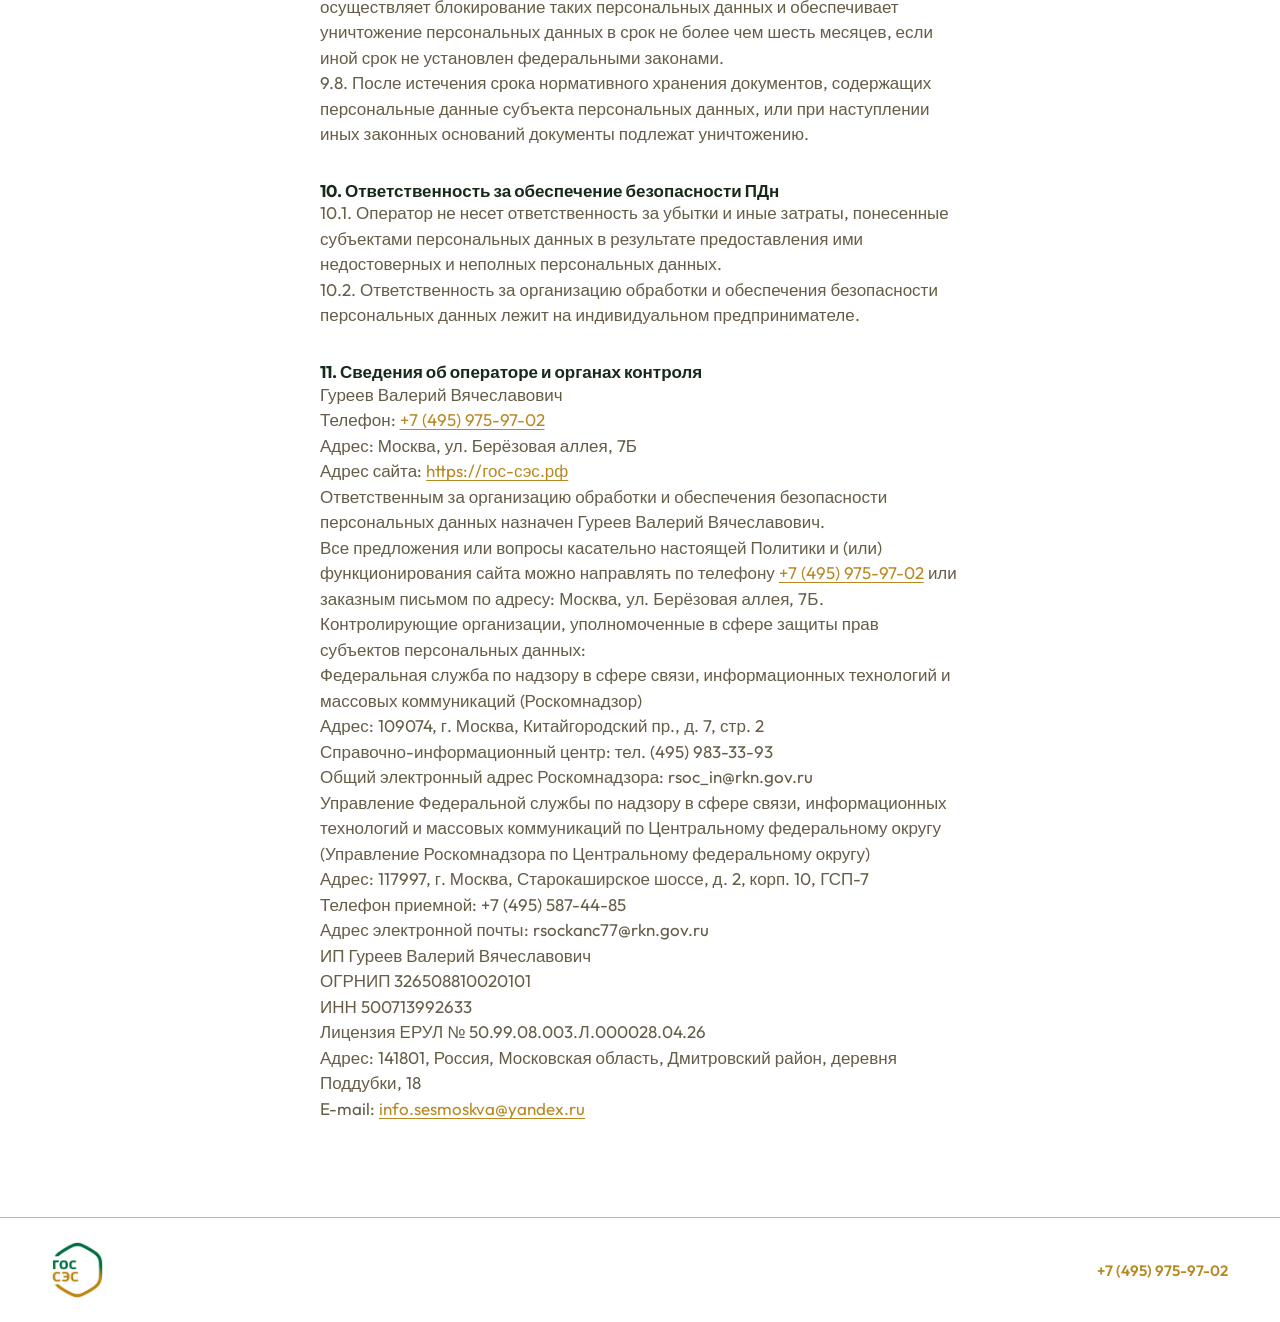
<file: privacy.html>
<!DOCTYPE html>
<html lang="ru">
<head>
    <meta charset="utf-8">
    <meta name="viewport" content="width=device-width, initial-scale=1">
    <title>Политика конфиденциальности — ГОС СЭС</title>
    <meta name="description" content="Политика конфиденциальности ИП Гуреева Валерия Вячеславовича, сайт гос-сэс.рф.">
    <link rel="icon" href="assets/img/favicon/favicon.svg" type="image/svg+xml">
    <link rel="icon" href="assets/img/favicon/favicon.ico" sizes="48x48">
    <link rel="apple-touch-icon" href="assets/img/favicon/apple-touch-icon.png">
    <meta name="theme-color" content="#f4f0e6">
    <link rel="preconnect" href="https://fonts.googleapis.com">
    <link rel="preconnect" href="https://fonts.gstatic.com" crossorigin>
    <link href="https://fonts.googleapis.com/css2?family=Outfit:wght@400;500;600;700&display=swap" rel="stylesheet">
    <link rel="stylesheet" href="assets/css/main.css">
    <link rel="stylesheet" href="assets/css/sections/legal.css">
    <!-- Yandex.Metrika counter -->
    <script type="text/javascript">
        (function(m,e,t,r,i,k,a){
            m[i]=m[i]||function(){(m[i].a=m[i].a||[]).push(arguments)};
            m[i].l=1*new Date();
            for (var j = 0; j < document.scripts.length; j++) {if (document.scripts[j].src === r) { return; }}
            k=e.createElement(t),a=e.getElementsByTagName(t)[0],k.async=1,k.src=r,a.parentNode.insertBefore(k,a)
        })(window, document,'script','https://mc.yandex.ru/metrika/tag.js?id=114209573', 'ym');

        ym(114209573, 'init', {ssr:true, webvisor:true, clickmap:true, ecommerce:"dataLayer", referrer: document.referrer, url: location.href, accurateTrackBounce:true, trackLinks:true});
    </script>
    <noscript><div><img src="https://mc.yandex.ru/watch/114209573" style="position:absolute; left:-9999px;" alt="" /></div></noscript>
    <!-- /Yandex.Metrika counter -->
</head>
<body>
    <header class="site-header">
        <div class="wrap">
            <a class="site-logo" href="index.html">
                <img src="assets/img/logo.webp" alt="ГОС СЭС">
                <span>ГОС СЭС</span>
            </a>
            <a class="legal-back" href="index.html">На главную</a>
        </div>
    </header>

    <main class="legal">
        <article class="wrap legal-doc">
            <p>Индивидуальный предприниматель<br>Гуреев Валерий Вячеславович<br>ИНН 500713992633, ОГРНИП 326508810020101</p>
            <h1>Политика конфиденциальности</h1>

            <h2>1. Общие положения</h2>
            <p>1.1. В процессе осуществления деятельности индивидуальный предприниматель Гуреев Валерий Вячеславович (далее — оператор) обрабатывает персональные данные. Осуществляя обработку персональных данных (далее — ПДн), считает важнейшими своими задачами соблюдение принципов законности, справедливости и конфиденциальности при обработке персональных данных. Оператор несёт ответственность за соблюдение конфиденциальности и безопасности обрабатываемых персональных данных.</p>
            <p>1.2. Настоящая Политика конфиденциальности (далее — Политика) разработана в целях обеспечения защиты прав и свобод субъекта персональных данных при обработке его персональных данных, в том числе защиты прав на неприкосновенность частной жизни, личную и семейную тайну.</p>
            <p>1.3. Настоящая Политика распространяется на все случаи обработки персональных данных, вне зависимости от того, является обработка персональных данных автоматизированной или неавтоматизированной, производится вручную либо автоматически.</p>
            <p>1.4. Срок действия настоящей Политики — до вступления в силу изменений в законодательстве.</p>
            <p>1.5. Политика конфиденциальности размещается на официальном сайте оператора в информационно-телекоммуникационной сети Интернет по адресу: <a href="https://гос-сэс.рф">https://гос-сэс.рф</a>.</p>

            <h2>2. Основные понятия</h2>
            <p>Персональные данные (ПДн) — любая информация, относящаяся к прямо или косвенно определенному или определяемому физическому лицу (субъекту персональных данных).</p>
            <p>Обработка персональных данных — любое действие с персональными данными, совершаемое с использованием средств автоматизации или без использования таких средств.</p>
            <p>Субъект персональных данных — идентифицированное или не идентифицированное физическое лицо, в отношении которого проводится обработка персональных данных.</p>
            <p>Клиент — физическое лицо (субъект персональных данных), заключившее с оператором договор на оказание услуг, выполнение работ или реализацию товара.</p>
            <p>Контрагент — физическое и юридическое лицо, которое состоит с оператором в гражданско-правовых отношениях.</p>
            <p>Пользователь сайта — физическое лицо, субъект персональных данных, добровольно зарегистрировавшееся на сайте и предоставившее необходимые персональные данные при регистрации.</p>
            <p>Сайт — официальный сайт оператора в информационно-телекоммуникационной сети Интернет, расположенный по адресу: <a href="https://гос-сэс.рф">https://гос-сэс.рф</a>.</p>
            <p>Распространение персональных данных — действия, направленные на раскрытие персональных данных неопределенному кругу лиц.</p>
            <p>Предоставление персональных данных — действия, направленные на раскрытие персональных данных определенному лицу или определенному кругу лиц.</p>

            <h2>3. Правовые основания обработки ПДн</h2>
            <p>3.1. Оператор, получивший доступ к персональным данным, обязан соблюдать конфиденциальность персональных данных — не раскрывать третьим лицам и не распространять персональные данные без согласия субъекта персональных данных, если иное не предусмотрено федеральным законом.</p>
            <p>3.2. Правовым основанием обработки персональных данных являются:</p>
            <ul>
                <li>совокупность правовых актов, во исполнение которых и в соответствии с которыми оператор осуществляет обработку персональных данных: Конституция Российской Федерации, Федеральный закон от 27.07.2006 № 152-ФЗ «О персональных данных» (далее — Закон о персональных данных), Постановление Правительства Российской Федерации от 01.11.2012 № 1119 «Об утверждении требований к защите персональных данных при их обработке в информационных системах персональных данных», Постановление Правительства РФ от 15.09.2008 № 687 «Об утверждении Положения об особенностях обработки персональных данных, осуществляемой без использования средств автоматизации» и иные акты;</li>
                <li>договоры, заключаемые между оператором и субъектом персональных данных;</li>
                <li>согласие на обработку персональных данных.</li>
            </ul>
            <p>3.3. Обработка персональных данных не может быть использована оператором в целях причинения имущественного и морального вреда субъектам персональных данных, затруднения реализации их прав и свобод.</p>

            <h2>4. Цели сбора и обработки ПДн</h2>
            <p>4.1. Обработка персональных данных ограничивается достижением конкретных, заранее определенных и законных целей. Не допускается обработка персональных данных, несовместимая с целями сбора персональных данных.</p>
            <p>4.2. К целям обработки персональных данных оператора относятся:</p>
            <ul>
                <li>осуществление возложенных на оператора законодательством Российской Федерации функций, полномочий и обязанностей в соответствии с нормативными актами, указанными в п. 3.2 Политики;</li>
                <li>заключение, исполнение и прекращение гражданско-правовых договоров;</li>
                <li>обработка персональных данных, доступ неограниченного круга лиц к которым предоставлен субъектом персональных данных либо по его просьбе;</li>
                <li>идентификация пользователя, зарегистрированного на сайте, при заключении договора дистанционным способом;</li>
                <li>установление с пользователем сайта обратной связи, включая направление уведомлений, запросов, касающихся использования сайта, оказания услуг, обработка запросов и заявок от пользователя;</li>
                <li>определение места нахождения пользователя для обеспечения безопасности, предотвращения мошенничества;</li>
                <li>осуществление рекламной деятельности с согласия пользователя.</li>
            </ul>
            <p>4.3. Обработка специальных категорий персональных данных, касающихся расовой, национальной принадлежности, политических взглядов, религиозных или философских убеждений, состояния здоровья, интимной жизни, не допускается.</p>

            <h2>5. Объем и категории обрабатываемых ПДн</h2>
            <p>5.1. Содержание и объём обрабатываемых персональных данных соответствуют заявленным целям обработки. Обрабатываемые персональные данные не должны быть избыточными по отношению к заявленным целям их обработки.</p>
            <p>5.2. Оператор получает персональные данные на основании того, что субъект персональных данных принимает решение о предоставлении своих персональных данных и дает согласие на их обработку свободно, своей волей и в своем интересе.</p>
            <p>Согласие на обработку персональных данных должно быть конкретным, информированным и сознательным. Согласие на обработку персональных данных может быть дано субъектом персональных данных или его представителем в любой форме, позволяющей подтвердить факт его получения, включая форму совершения субъектом персональных данных конклюдентных действий на сайте оператора.</p>
            <p>Согласие на обработку персональных данных может быть отозвано субъектом персональных данных.</p>
            <p>5.3. К категориям субъектов персональных данных относятся:</p>
            <p>5.3.1. Клиенты и контрагенты оператора (физические лица). В данной категории субъектов оператором обрабатываются персональные данные, полученные оператором в целях исполнения договора, стороной которого является субъект персональных данных. В данной категории собираются: фамилия, имя, отчество; адрес электронной почты; адрес места жительства; адрес регистрации; номер телефона; ИНН; данные документа, удостоверяющего личность; реквизиты банковской карты; номер расчетного счета; сведения об образовании.</p>
            <p>5.3.3. Представители и работники клиентов и контрагентов оператора (юридических лиц). В данной категории субъектов оператором обрабатываются персональные данные, полученные оператором в целях исполнения договора, стороной которого является клиент или контрагент (юридическое лицо).</p>
            <p>5.3.4. Пользователи сайта. В данной категории субъектов оператором обрабатываются персональные данные, полученные оператором о пользователях во время использования ими сайта, а также при заполнении форм, размещенных на сайте. В данной категории собираются: фамилия, имя, отчество; адрес электронной почты; номер телефона; сведения, собираемые посредством метрических программ (в автоматическом режиме).</p>
            <p>К данным, которые передаются в автоматическом режиме в зависимости от настроек программного обеспечения, относятся данные о местоположении; IP-адрес; информация из cookies; информация о браузере (или иной программе, которая осуществляет доступ к сайту); время доступа; посещенные адреса страниц; источник захода на сайт.</p>
            <p>Сайт использует сервис веб-аналитики Яндекс Метрика, предоставляемый компанией ООО «ЯНДЕКС», 119021, Россия, Москва, ул. Л. Толстого, 16.</p>
            <p>Информация об использовании пользователем сайта, собранная при помощи cookies, будет передаваться Яндексу и храниться на сервере Яндекса в РФ. Яндекс вправе обрабатывать эту информацию в интересах владельца сайта, для оценки использования пользователем сайта, составления отчетов об активности на сайте. Подробнее: <a href="https://yandex.ru/legal/confidential/">политика конфиденциальности Яндекса</a>.</p>

            <h2>6. Порядок и условия обработки ПДн</h2>
            <p>6.1. Оператор осуществляет обработку персональных данных с использованием средств автоматизации или без использования таких средств, включая сбор, запись, систематизацию, накопление, хранение, уточнение (обновление, изменение), извлечение, использование, передачу (предоставление, доступ, распространение), обезличивание, блокирование, удаление, уничтожение персональных данных.</p>
            <p>6.2. Обработка персональных данных оператором ограничивается достижением конкретных, заранее определенных и законных целей. Обработке подлежат только персональные данные, которые отвечают целям их обработки.</p>
            <p>6.3. Хранение персональных данных должно осуществляться в форме, позволяющей определить субъекта персональных данных, не дольше, чем этого требуют цели обработки персональных данных, если срок хранения персональных данных не установлен федеральным законом, договором, стороной которого, выгодоприобретателем или поручителем по которому является субъект персональных данных. Обрабатываемые персональные данные подлежат уничтожению либо обезличиванию по достижении целей обработки или в случае утраты необходимости в достижении этих целей, если иное не предусмотрено федеральным законом.</p>
            <p>При осуществлении хранения персональных данных оператор персональных данных обязан использовать базы данных, находящиеся на территории Российской Федерации, в соответствии с ч. 5 ст. 18 Федерального закона от 27.07.2006 № 152-ФЗ «О персональных данных».</p>
            <p>6.4. Передача персональных данных третьим лицам может осуществляться:</p>
            <ul>
                <li>либо с письменного согласия субъекта персональных данных, оформленного в соответствии с Законом о персональных данных;</li>
                <li>либо для исполнения договора, стороной которого, выгодоприобретателем или поручителем по которому является субъект персональных данных, а также для заключения договора по инициативе субъекта персональных данных или договора, по которому субъект персональных данных будет являться выгодоприобретателем или поручителем;</li>
                <li>либо в случаях, когда это необходимо в целях предупреждения угрозы жизни и здоровью субъекта персональных данных;</li>
                <li>либо в иных случаях, установленных федеральным законодательством.</li>
            </ul>
            <p>6.5. Оператор вправе поручить обработку персональных данных другому лицу на основании заключаемого с этим лицом договора. Лицо, осуществляющее обработку персональных данных по поручению оператора, обязано соблюдать принципы и правила обработки персональных данных, предусмотренные Законом о персональных данных, соблюдать конфиденциальность персональных данных, принимать необходимые меры, направленные на обеспечение выполнения обязанностей, предусмотренных Законом о персональных данных.</p>
            <p>6.6.1. Оператор вправе передавать персональные данные субъекта персональных данных органам дознания и следствия, иным уполномоченным органам по основаниям, предусмотренным действующим законодательством Российской Федерации.</p>
            <p>6.7. Оператор и иные лица, получившие доступ к персональным данным, обязаны не раскрывать третьим лицам и не распространять персональные данные без согласия субъекта персональных данных, если иное не предусмотрено федеральным законом.</p>
            <p>6.9. Условием прекращения обработки персональных данных может являться достижение целей обработки персональных данных, истечение срока действия согласия или отзыв согласия субъекта персональных данных на обработку его персональных данных, а также выявление неправомерной обработки персональных данных.</p>

            <h2>7. Меры по обеспечению безопасности ПДн при их обработке</h2>
            <p>7.1. Оператор при обработке персональных данных принимает необходимые правовые, организационные и технические меры или обеспечивает их принятие для защиты персональных данных от неправомерного или случайного доступа к ним, уничтожения, изменения, блокирования, копирования, предоставления, распространения персональных данных, а также от иных неправомерных действий в отношении персональных данных.</p>
            <p>7.2. Обеспечение безопасности персональных данных достигается следующими способами:</p>
            <ul>
                <li>обеспечением сохранности носителей персональных данных;</li>
                <li>обеспечением раздельного хранения персональных данных (материальных носителей), обработка которых осуществляется без использования средств автоматизации и в различных целях;</li>
                <li>определением угроз безопасности персональных данных при их обработке в информационных системах персональных данных;</li>
                <li>учетом машинных носителей персональных данных.</li>
            </ul>

            <h2>8. Права и обязанности субъекта ПДн</h2>
            <p>8.1. Субъект персональных данных имеет право на получение информации, касающейся обработки его персональных данных, в том числе содержащей:</p>
            <ul>
                <li>подтверждение факта обработки персональных данных оператором;</li>
                <li>правовые основания и цели обработки персональных данных;</li>
                <li>цели и применяемые оператором способы обработки персональных данных;</li>
                <li>наименование и место нахождения оператора, сведения о лицах, которые имеют доступ к персональным данным или которым могут быть раскрыты персональные данные на основании договора с оператором или на основании федерального закона;</li>
                <li>обрабатываемые персональные данные, относящиеся к соответствующему субъекту персональных данных, источник их получения, если иной порядок представления таких данных не предусмотрен федеральным законом;</li>
                <li>сроки обработки персональных данных, в том числе сроки их хранения;</li>
                <li>порядок осуществления субъектом персональных данных прав, предусмотренных Законом о персональных данных;</li>
                <li>наименование или фамилию, имя, отчество и адрес лица, осуществляющего обработку персональных данных по поручению оператора, если обработка поручена или будет поручена такому лицу;</li>
                <li>информацию о способах исполнения оператором обязанностей, установленных статьей 18.1 Закона о персональных данных;</li>
                <li>иные сведения, предусмотренные Законом о персональных данных или другими федеральными законами.</li>
            </ul>
            <p>8.2. Субъект персональных данных вправе требовать от оператора уточнения его персональных данных, их блокирования или уничтожения в случае, если персональные данные являются неполными, устаревшими, неточными, незаконно полученными или не являются необходимыми для заявленной цели обработки.</p>
            <p>8.3. Субъект персональных данных может использовать возможности сайта для заказа определенного вида работ или услуг, покупки товара. Используя сайт и совершая при этом конклюдентные действия — путем заполнения форм, размещенных на сайте, пользователь сайта выражает своё согласие и разрешает оператору сбор и обработку его персональных данных в порядке, предусмотренном настоящей Политикой.</p>
            <p>Пользователь сайта вправе самостоятельно ограничить сбор информации, получаемой оператором в автоматическом режиме, используя стандартные настройки конфиденциальности применяемого им для работы с сайтом интернет-браузера.</p>
            <p>8.4. Использование сайта означает согласие пользователя сайта с настоящей Политикой и указанными в ней условиями обработки его персональных данных. В случае несогласия с условиями Политики пользователь сайта должен воздержаться от использования сайта.</p>
            <p>8.5. Субъект персональных данных имеет право на защиту своих прав и законных интересов, в том числе на возмещение убытков и (или) компенсацию морального вреда в судебном порядке.</p>
            <p>8.6. Оператор персональных данных вправе:</p>
            <ul>
                <li>предоставлять персональные данные субъектов третьим лицам, если это предусмотрено действующим законодательством (налоговые, правоохранительные органы и др.);</li>
                <li>отказывать в предоставлении персональных данных в случаях, предусмотренных законодательством;</li>
                <li>использовать персональные данные субъекта без его согласия в случаях, предусмотренных законодательством.</li>
            </ul>
            <p>8.7. При сборе персональных данных, в том числе посредством информационно-телекоммуникационной сети Интернет, оператор обязан обеспечить запись, систематизацию, накопление, хранение, уточнение (обновление, изменение), извлечение персональных данных граждан Российской Федерации с использованием баз данных, находящихся на территории Российской Федерации, за исключением случаев, указанных в пунктах 2, 3, 4, 8 части 1 статьи 6 Закона о персональных данных.</p>

            <h2>9. Исправление, удаление и уничтожение ПДн, ответы на запросы субъектов ПДн</h2>
            <p>9.1. Оператор обязан сообщить в порядке, предусмотренном статьей 14 Закона о персональных данных, субъекту персональных данных или его представителю информацию о наличии персональных данных, относящихся к соответствующему субъекту персональных данных, а также предоставить возможность ознакомления с этими персональными данными при обращении субъекта персональных данных или его представителя либо в течение десяти рабочих дней с даты получения запроса субъекта персональных данных или его представителя.</p>
            <p>Оператор обязан предоставить безвозмездно субъекту персональных данных или его представителю возможность ознакомления с персональными данными, относящимися к этому субъекту персональных данных.</p>
            <p>9.2. В случае выявления неточных персональных данных при обращении субъекта персональных данных оператор осуществляет блокирование персональных данных, относящихся к этому субъекту, с момента такого обращения на период проверки, если блокирование персональных данных не нарушает права и законные интересы субъекта персональных данных или третьих лиц.</p>
            <p>В случае подтверждения факта неточности персональных данных оператор на основании сведений, представленных субъектом персональных данных, или иных необходимых документов уточняет персональные данные в течение семи рабочих дней со дня представления таких сведений и снимает блокирование персональных данных.</p>
            <p>9.3. В случае выявления неправомерной обработки персональных данных при обращении субъекта персональных данных оператор осуществляет блокирование неправомерно обрабатываемых персональных данных, относящихся к этому субъекту, с момента такого обращения на период проверки.</p>
            <p>В случае выявления неправомерной обработки персональных данных, осуществляемой оператором, оператор в срок, не превышающий трех рабочих дней с даты этого выявления, прекращает неправомерную обработку персональных данных.</p>
            <p>В случае, если обеспечить правомерность обработки персональных данных невозможно, оператор в срок, не превышающий десяти рабочих дней с даты выявления неправомерной обработки персональных данных, уничтожает такие персональные данные.</p>
            <p>Об устранении допущенных нарушений или об уничтожении персональных данных оператор уведомляет субъекта персональных данных.</p>
            <p>9.4. В случае установления факта неправомерной или случайной передачи (предоставления, распространения, доступа) персональных данных, повлекшей нарушение прав субъекта персональных данных, оператор с момента выявления такого инцидента оператором, уполномоченным органом по защите прав субъектов персональных данных или иным заинтересованным лицом уведомляет уполномоченный орган по защите прав субъектов персональных данных:</p>
            <ul>
                <li>в течение двадцати четырех часов о произошедшем инциденте, о предполагаемых причинах, повлекших нарушение прав субъекта персональных данных, и предполагаемом вреде, нанесенном правам субъекта персональных данных, о принятых мерах по устранению последствий соответствующего инцидента, а также предоставляет сведения о лице, уполномоченном оператором на взаимодействие с уполномоченным органом по защите прав субъектов персональных данных, по вопросам, связанным с выявленным инцидентом;</li>
                <li>в течение семидесяти двух часов о результатах внутреннего расследования выявленного инцидента, а также предоставляет сведения о лицах, действия которых стали причиной выявленного инцидента (при наличии).</li>
            </ul>
            <p>9.5. В случае достижения цели обработки персональных данных оператор прекращает обработку персональных данных и уничтожает персональные данные в срок, не превышающий тридцати дней с даты достижения цели обработки персональных данных.</p>
            <p>9.6. В случае отзыва субъектом персональных данных согласия на обработку его персональных данных оператор прекращает их обработку и в случае, если сохранение персональных данных более не требуется для целей обработки персональных данных, уничтожает персональные данные в срок, не превышающий тридцати дней с даты поступления указанного отзыва.</p>
            <p>9.7. В случае обращения субъекта персональных данных к оператору с требованием о прекращении обработки персональных данных оператор в срок, не превышающий десяти рабочих дней с даты получения оператором соответствующего требования, прекращает их обработку, за исключением случаев, предусмотренных Законом о персональных данных.</p>
            <p>В случае отсутствия возможности уничтожения персональных данных в течение срока, указанного в пунктах 9.3–9.7 настоящей Политики, оператор осуществляет блокирование таких персональных данных и обеспечивает уничтожение персональных данных в срок не более чем шесть месяцев, если иной срок не установлен федеральными законами.</p>
            <p>9.8. После истечения срока нормативного хранения документов, содержащих персональные данные субъекта персональных данных, или при наступлении иных законных оснований документы подлежат уничтожению.</p>

            <h2>10. Ответственность за обеспечение безопасности ПДн</h2>
            <p>10.1. Оператор не несет ответственность за убытки и иные затраты, понесенные субъектами персональных данных в результате предоставления ими недостоверных и неполных персональных данных.</p>
            <p>10.2. Ответственность за организацию обработки и обеспечения безопасности персональных данных лежит на индивидуальном предпринимателе.</p>

            <h2>11. Сведения об операторе и органах контроля</h2>
            <p>Гуреев Валерий Вячеславович<br>Телефон: <a href="tel:+74959759702">+7 (495) 975-97-02</a><br>Адрес: Москва, ул. Берёзовая аллея, 7Б<br>Адрес сайта: <a href="https://гос-сэс.рф">https://гос-сэс.рф</a></p>
            <p>Ответственным за организацию обработки и обеспечения безопасности персональных данных назначен Гуреев Валерий Вячеславович.</p>
            <p>Все предложения или вопросы касательно настоящей Политики и (или) функционирования сайта можно направлять по телефону <a href="tel:+74959759702">+7 (495) 975-97-02</a> или заказным письмом по адресу: Москва, ул. Берёзовая аллея, 7Б.</p>
            <p>Контролирующие организации, уполномоченные в сфере защиты прав субъектов персональных данных:</p>
            <p>Федеральная служба по надзору в сфере связи, информационных технологий и массовых коммуникаций (Роскомнадзор)<br>Адрес: 109074, г. Москва, Китайгородский пр., д. 7, стр. 2<br>Справочно-информационный центр: тел. (495) 983-33-93<br>Общий электронный адрес Роскомнадзора: rsoc_in@rkn.gov.ru</p>
            <p>Управление Федеральной службы по надзору в сфере связи, информационных технологий и массовых коммуникаций по Центральному федеральному округу (Управление Роскомнадзора по Центральному федеральному округу)<br>Адрес: 117997, г. Москва, Старокаширское шоссе, д. 2, корп. 10, ГСП-7<br>Телефон приемной: +7 (495) 587-44-85<br>Адрес электронной почты: rsockanc77@rkn.gov.ru</p>

            <p>ИП Гуреев Валерий Вячеславович<br>ОГРНИП 326508810020101<br>ИНН 500713992633<br>Лицензия ЕРУЛ № 50.99.08.003.Л.000028.04.26<br>Адрес: 141801, Россия, Московская область, Дмитровский район, деревня Поддубки, 18<br>E-mail: <a href="mailto:info.sesmoskva@yandex.ru">info.sesmoskva@yandex.ru</a></p>
        </article>
    </main>

    <footer class="site-footer">
        <div class="wrap">
            <a class="site-logo" href="index.html">
                <img src="assets/img/logo.webp" alt="ГОС СЭС">
                <span>ГОС СЭС</span>
            </a>
            <p><a href="tel:+74959759702">+7 (495) 975-97-02</a></p>
        </div>
    </footer>
</body>
</html>
</file>
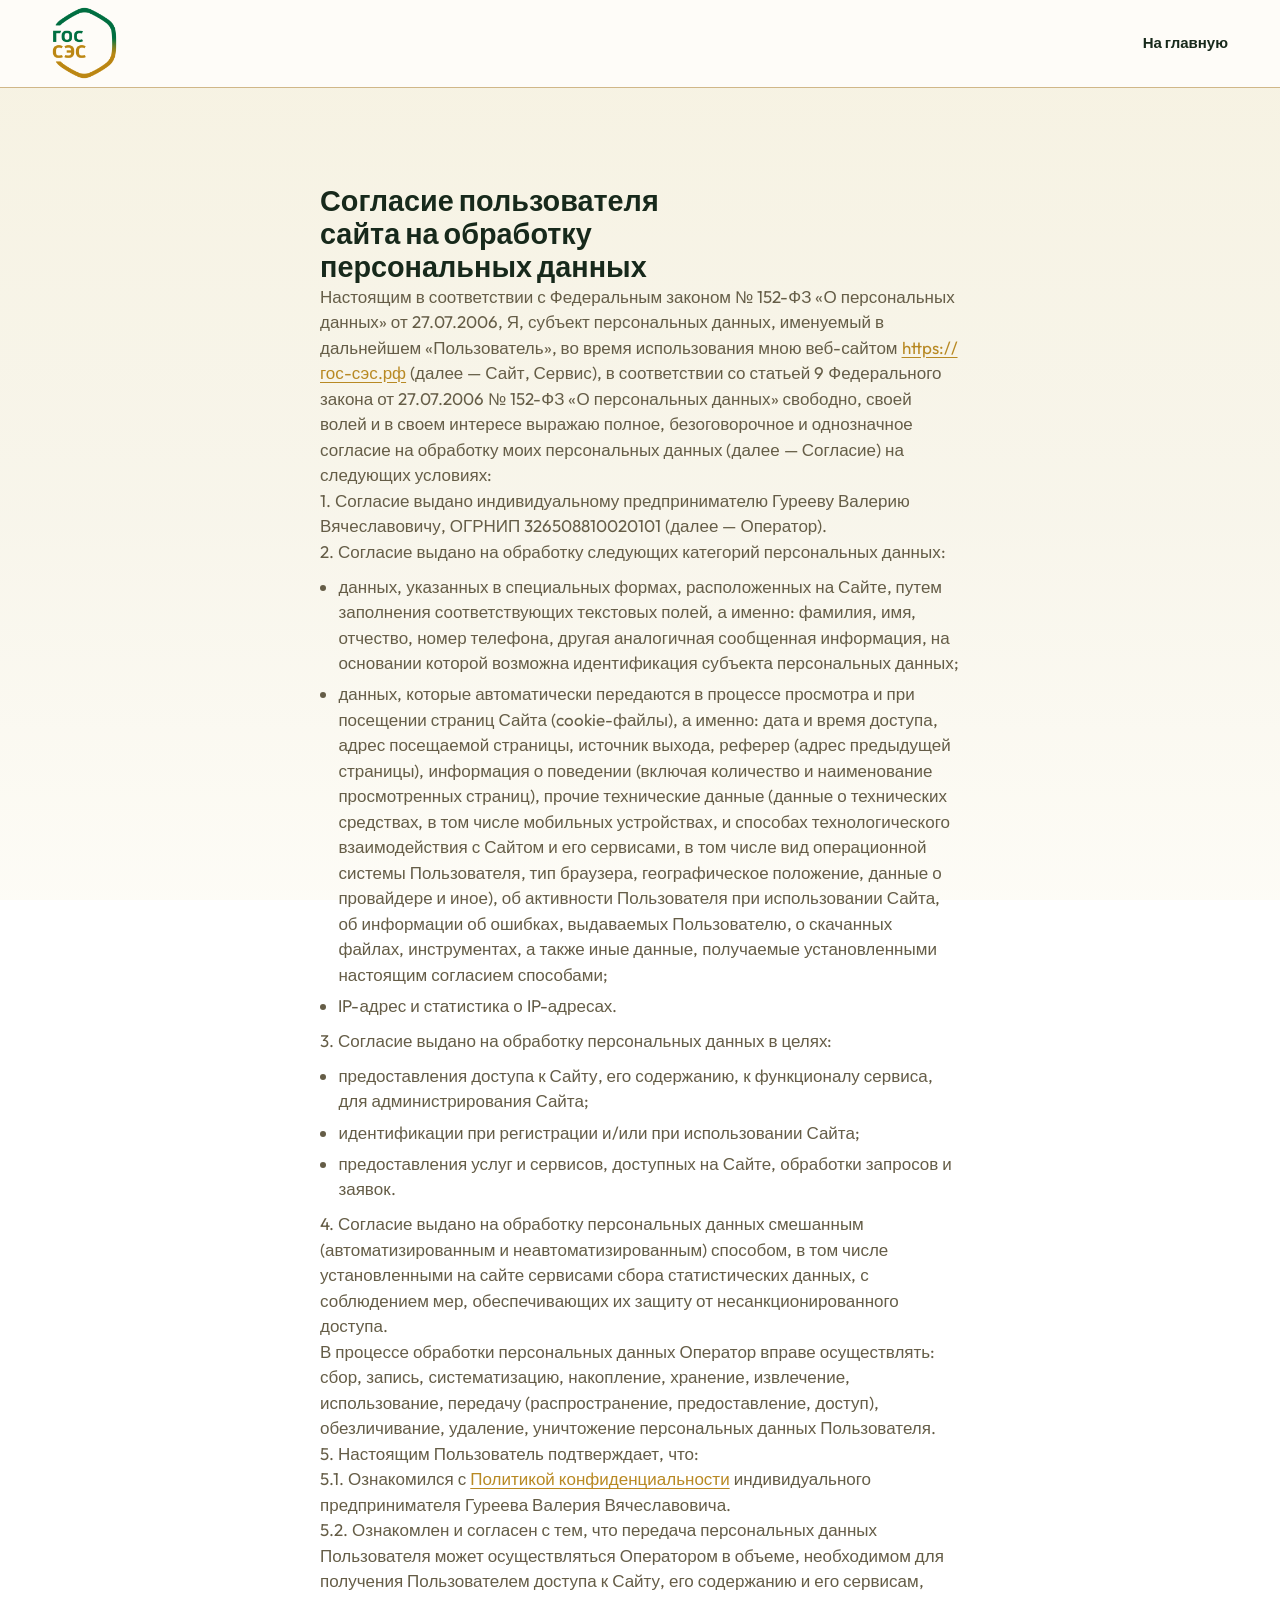
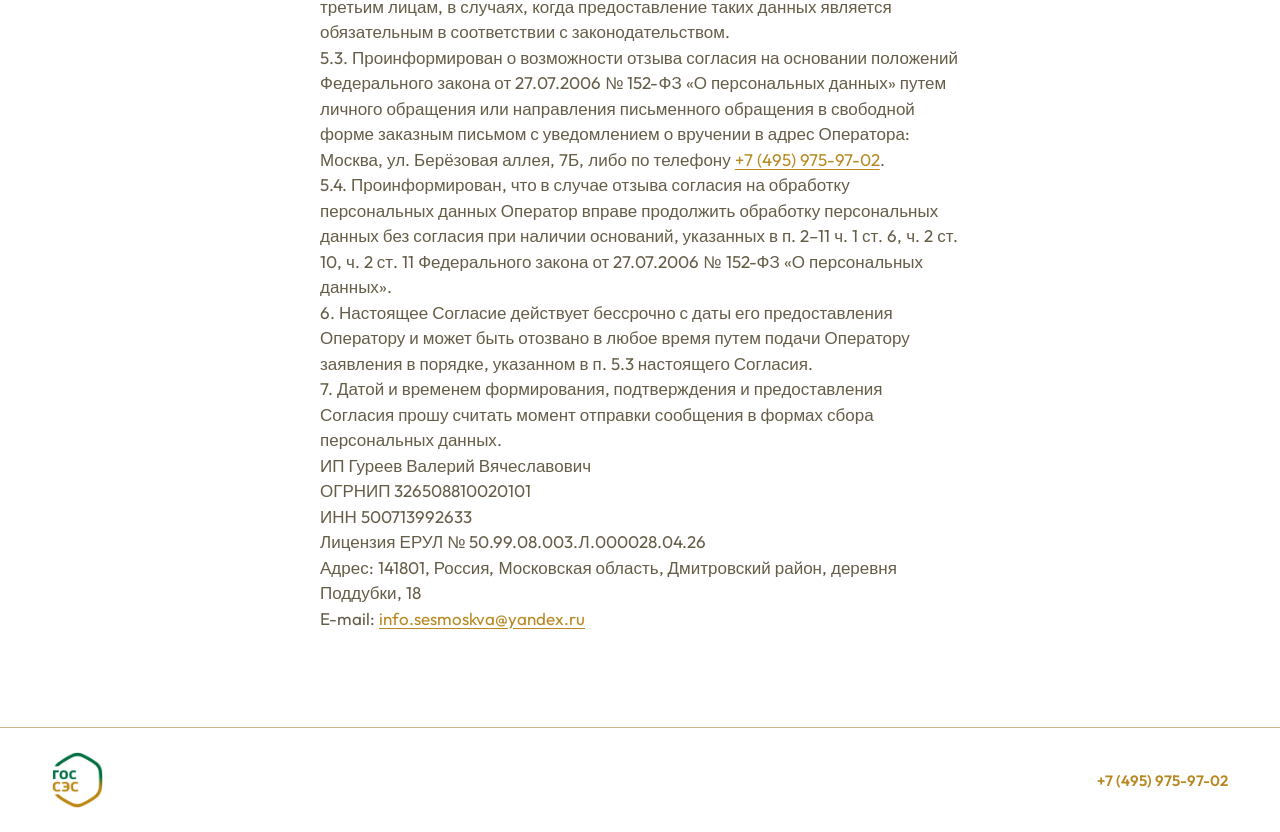
<file: soglasie.html>
<!DOCTYPE html>
<html lang="ru">
<head>
    <meta charset="utf-8">
    <meta name="viewport" content="width=device-width, initial-scale=1">
    <title>Согласие на обработку персональных данных — ГОС СЭС</title>
    <meta name="description" content="Согласие пользователя сайта гос-сэс.рф на обработку персональных данных.">
    <link rel="icon" href="assets/img/favicon/favicon.svg" type="image/svg+xml">
    <link rel="icon" href="assets/img/favicon/favicon.ico" sizes="48x48">
    <link rel="apple-touch-icon" href="assets/img/favicon/apple-touch-icon.png">
    <meta name="theme-color" content="#f4f0e6">
    <link rel="preconnect" href="https://fonts.googleapis.com">
    <link rel="preconnect" href="https://fonts.gstatic.com" crossorigin>
    <link href="https://fonts.googleapis.com/css2?family=Outfit:wght@400;500;600;700&display=swap" rel="stylesheet">
    <link rel="stylesheet" href="assets/css/main.css">
    <link rel="stylesheet" href="assets/css/sections/legal.css">
    <!-- Yandex.Metrika counter -->
    <script type="text/javascript">
        (function(m,e,t,r,i,k,a){
            m[i]=m[i]||function(){(m[i].a=m[i].a||[]).push(arguments)};
            m[i].l=1*new Date();
            for (var j = 0; j < document.scripts.length; j++) {if (document.scripts[j].src === r) { return; }}
            k=e.createElement(t),a=e.getElementsByTagName(t)[0],k.async=1,k.src=r,a.parentNode.insertBefore(k,a)
        })(window, document,'script','https://mc.yandex.ru/metrika/tag.js?id=114209573', 'ym');

        ym(114209573, 'init', {ssr:true, webvisor:true, clickmap:true, ecommerce:"dataLayer", referrer: document.referrer, url: location.href, accurateTrackBounce:true, trackLinks:true});
    </script>
    <noscript><div><img src="https://mc.yandex.ru/watch/114209573" style="position:absolute; left:-9999px;" alt="" /></div></noscript>
    <!-- /Yandex.Metrika counter -->
</head>
<body>
    <header class="site-header">
        <div class="wrap">
            <a class="site-logo" href="index.html">
                <img src="assets/img/logo.webp" alt="ГОС СЭС">
                <span>ГОС СЭС</span>
            </a>
            <a class="legal-back" href="index.html">На главную</a>
        </div>
    </header>

    <main class="legal">
        <article class="wrap legal-doc">
            <h1>Согласие пользователя сайта на обработку персональных данных</h1>
            <p>Настоящим в соответствии с Федеральным законом № 152-ФЗ «О персональных данных» от 27.07.2006, Я, субъект персональных данных, именуемый в дальнейшем «Пользователь», во время использования мною веб-сайтом <a href="https://гос-сэс.рф">https://гос-сэс.рф</a> (далее — Сайт, Сервис), в соответствии со статьей 9 Федерального закона от 27.07.2006 № 152-ФЗ «О персональных данных» свободно, своей волей и в своем интересе выражаю полное, безоговорочное и однозначное согласие на обработку моих персональных данных (далее — Согласие) на следующих условиях:</p>

            <p>1. Согласие выдано индивидуальному предпринимателю Гурееву Валерию Вячеславовичу, ОГРНИП 326508810020101 (далее — Оператор).</p>

            <p>2. Согласие выдано на обработку следующих категорий персональных данных:</p>
            <ul>
                <li>данных, указанных в специальных формах, расположенных на Сайте, путем заполнения соответствующих текстовых полей, а именно: фамилия, имя, отчество, номер телефона, другая аналогичная сообщенная информация, на основании которой возможна идентификация субъекта персональных данных;</li>
                <li>данных, которые автоматически передаются в процессе просмотра и при посещении страниц Сайта (cookie-файлы), а именно: дата и время доступа, адрес посещаемой страницы, источник выхода, реферер (адрес предыдущей страницы), информация о поведении (включая количество и наименование просмотренных страниц), прочие технические данные (данные о технических средствах, в том числе мобильных устройствах, и способах технологического взаимодействия с Сайтом и его сервисами, в том числе вид операционной системы Пользователя, тип браузера, географическое положение, данные о провайдере и иное), об активности Пользователя при использовании Сайта, об информации об ошибках, выдаваемых Пользователю, о скачанных файлах, инструментах, а также иные данные, получаемые установленными настоящим согласием способами;</li>
                <li>IP-адрес и статистика о IP-адресах.</li>
            </ul>

            <p>3. Согласие выдано на обработку персональных данных в целях:</p>
            <ul>
                <li>предоставления доступа к Сайту, его содержанию, к функционалу сервиса, для администрирования Сайта;</li>
                <li>идентификации при регистрации и/или при использовании Сайта;</li>
                <li>предоставления услуг и сервисов, доступных на Сайте, обработки запросов и заявок.</li>
            </ul>

            <p>4. Согласие выдано на обработку персональных данных смешанным (автоматизированным и неавтоматизированным) способом, в том числе установленными на сайте сервисами сбора статистических данных, с соблюдением мер, обеспечивающих их защиту от несанкционированного доступа.</p>
            <p>В процессе обработки персональных данных Оператор вправе осуществлять: сбор, запись, систематизацию, накопление, хранение, извлечение, использование, передачу (распространение, предоставление, доступ), обезличивание, удаление, уничтожение персональных данных Пользователя.</p>

            <p>5. Настоящим Пользователь подтверждает, что:</p>
            <p>5.1. Ознакомился с <a href="privacy.html">Политикой конфиденциальности</a> индивидуального предпринимателя Гуреева Валерия Вячеславовича.</p>
            <p>5.2. Ознакомлен и согласен с тем, что передача персональных данных Пользователя может осуществляться Оператором в объеме, необходимом для получения Пользователем доступа к Сайту, его содержанию и его сервисам, третьим лицам, в случаях, когда предоставление таких данных является обязательным в соответствии с законодательством.</p>
            <p>5.3. Проинформирован о возможности отзыва согласия на основании положений Федерального закона от 27.07.2006 № 152-ФЗ «О персональных данных» путем личного обращения или направления письменного обращения в свободной форме заказным письмом с уведомлением о вручении в адрес Оператора: Москва, ул. Берёзовая аллея, 7Б, либо по телефону <a href="tel:+74959759702">+7 (495) 975-97-02</a>.</p>
            <p>5.4. Проинформирован, что в случае отзыва согласия на обработку персональных данных Оператор вправе продолжить обработку персональных данных без согласия при наличии оснований, указанных в п. 2–11 ч. 1 ст. 6, ч. 2 ст. 10, ч. 2 ст. 11 Федерального закона от 27.07.2006 № 152-ФЗ «О персональных данных».</p>

            <p>6. Настоящее Согласие действует бессрочно с даты его предоставления Оператору и может быть отозвано в любое время путем подачи Оператору заявления в порядке, указанном в п. 5.3 настоящего Согласия.</p>
            <p>7. Датой и временем формирования, подтверждения и предоставления Согласия прошу считать момент отправки сообщения в формах сбора персональных данных.</p>

            <p>ИП Гуреев Валерий Вячеславович<br>ОГРНИП 326508810020101<br>ИНН 500713992633<br>Лицензия ЕРУЛ № 50.99.08.003.Л.000028.04.26<br>Адрес: 141801, Россия, Московская область, Дмитровский район, деревня Поддубки, 18<br>E-mail: <a href="mailto:info.sesmoskva@yandex.ru">info.sesmoskva@yandex.ru</a></p>
        </article>
    </main>

    <footer class="site-footer">
        <div class="wrap">
            <a class="site-logo" href="index.html">
                <img src="assets/img/logo.webp" alt="ГОС СЭС">
                <span>ГОС СЭС</span>
            </a>
            <p><a href="tel:+74959759702">+7 (495) 975-97-02</a></p>
        </div>
    </footer>
</body>
</html>
</file>
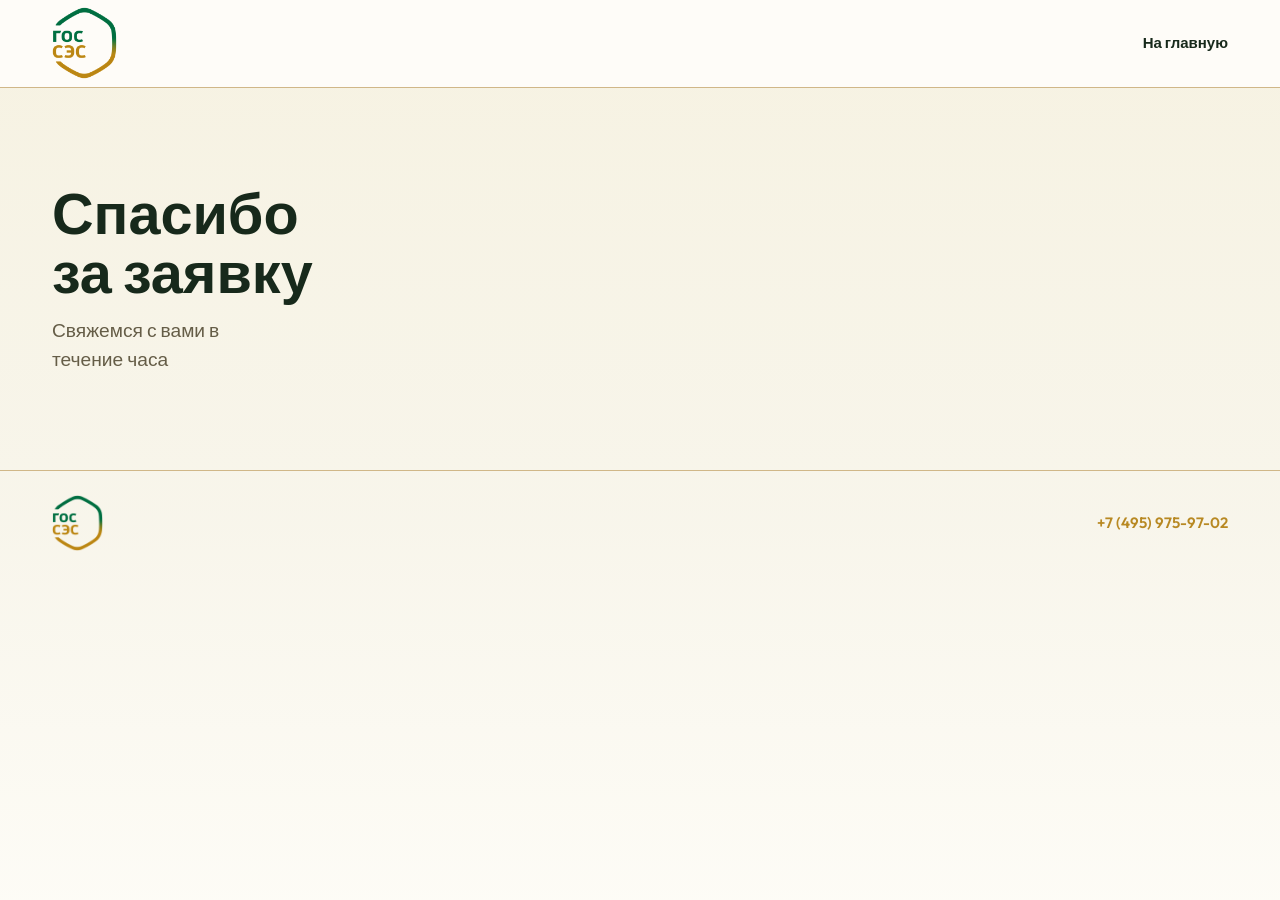
<file: spasibo.html>
<!DOCTYPE html>
<html lang="ru">
<head>
    <meta charset="utf-8">
    <meta name="viewport" content="width=device-width, initial-scale=1">
    <title>Спасибо за заявку — ГОС СЭС</title>
    <meta name="robots" content="noindex">
    <link rel="icon" href="assets/img/favicon/favicon.svg" type="image/svg+xml">
    <link rel="icon" href="assets/img/favicon/favicon.ico" sizes="48x48">
    <link rel="apple-touch-icon" href="assets/img/favicon/apple-touch-icon.png">
    <meta name="theme-color" content="#f4f0e6">
    <link rel="preconnect" href="https://fonts.googleapis.com">
    <link rel="preconnect" href="https://fonts.gstatic.com" crossorigin>
    <link href="https://fonts.googleapis.com/css2?family=Outfit:wght@400;500;600;700&display=swap" rel="stylesheet">
    <link rel="stylesheet" href="assets/css/main.css">
    <link rel="stylesheet" href="assets/css/sections/thanks.css">
    <!-- Yandex.Metrika counter -->
    <script type="text/javascript">
        (function(m,e,t,r,i,k,a){
            m[i]=m[i]||function(){(m[i].a=m[i].a||[]).push(arguments)};
            m[i].l=1*new Date();
            for (var j = 0; j < document.scripts.length; j++) {if (document.scripts[j].src === r) { return; }}
            k=e.createElement(t),a=e.getElementsByTagName(t)[0],k.async=1,k.src=r,a.parentNode.insertBefore(k,a)
        })(window, document,'script','https://mc.yandex.ru/metrika/tag.js?id=114209573', 'ym');

        ym(114209573, 'init', {ssr:true, webvisor:true, clickmap:true, ecommerce:"dataLayer", referrer: document.referrer, url: location.href, accurateTrackBounce:true, trackLinks:true});
    </script>
    <noscript><div><img src="https://mc.yandex.ru/watch/114209573" style="position:absolute; left:-9999px;" alt="" /></div></noscript>
    <!-- /Yandex.Metrika counter -->
</head>
<body>
    <header class="site-header">
        <div class="wrap">
            <a class="site-logo" href="index.html">
                <img src="assets/img/logo.webp" alt="ГОС СЭС">
                <span>ГОС СЭС</span>
            </a>
            <a class="legal-back" href="index.html">На главную</a>
        </div>
    </header>

    <main class="thanks">
        <div class="wrap">
            <h1>Спасибо за заявку</h1>
            <p>Свяжемся с вами в течение часа</p>
        </div>
    </main>

    <footer class="site-footer">
        <div class="wrap">
            <a class="site-logo" href="index.html">
                <img src="assets/img/logo.webp" alt="ГОС СЭС">
                <span>ГОС СЭС</span>
            </a>
            <p><a href="tel:+74959759702">+7 (495) 975-97-02</a></p>
        </div>
    </footer>

</body>
</html>
</file>
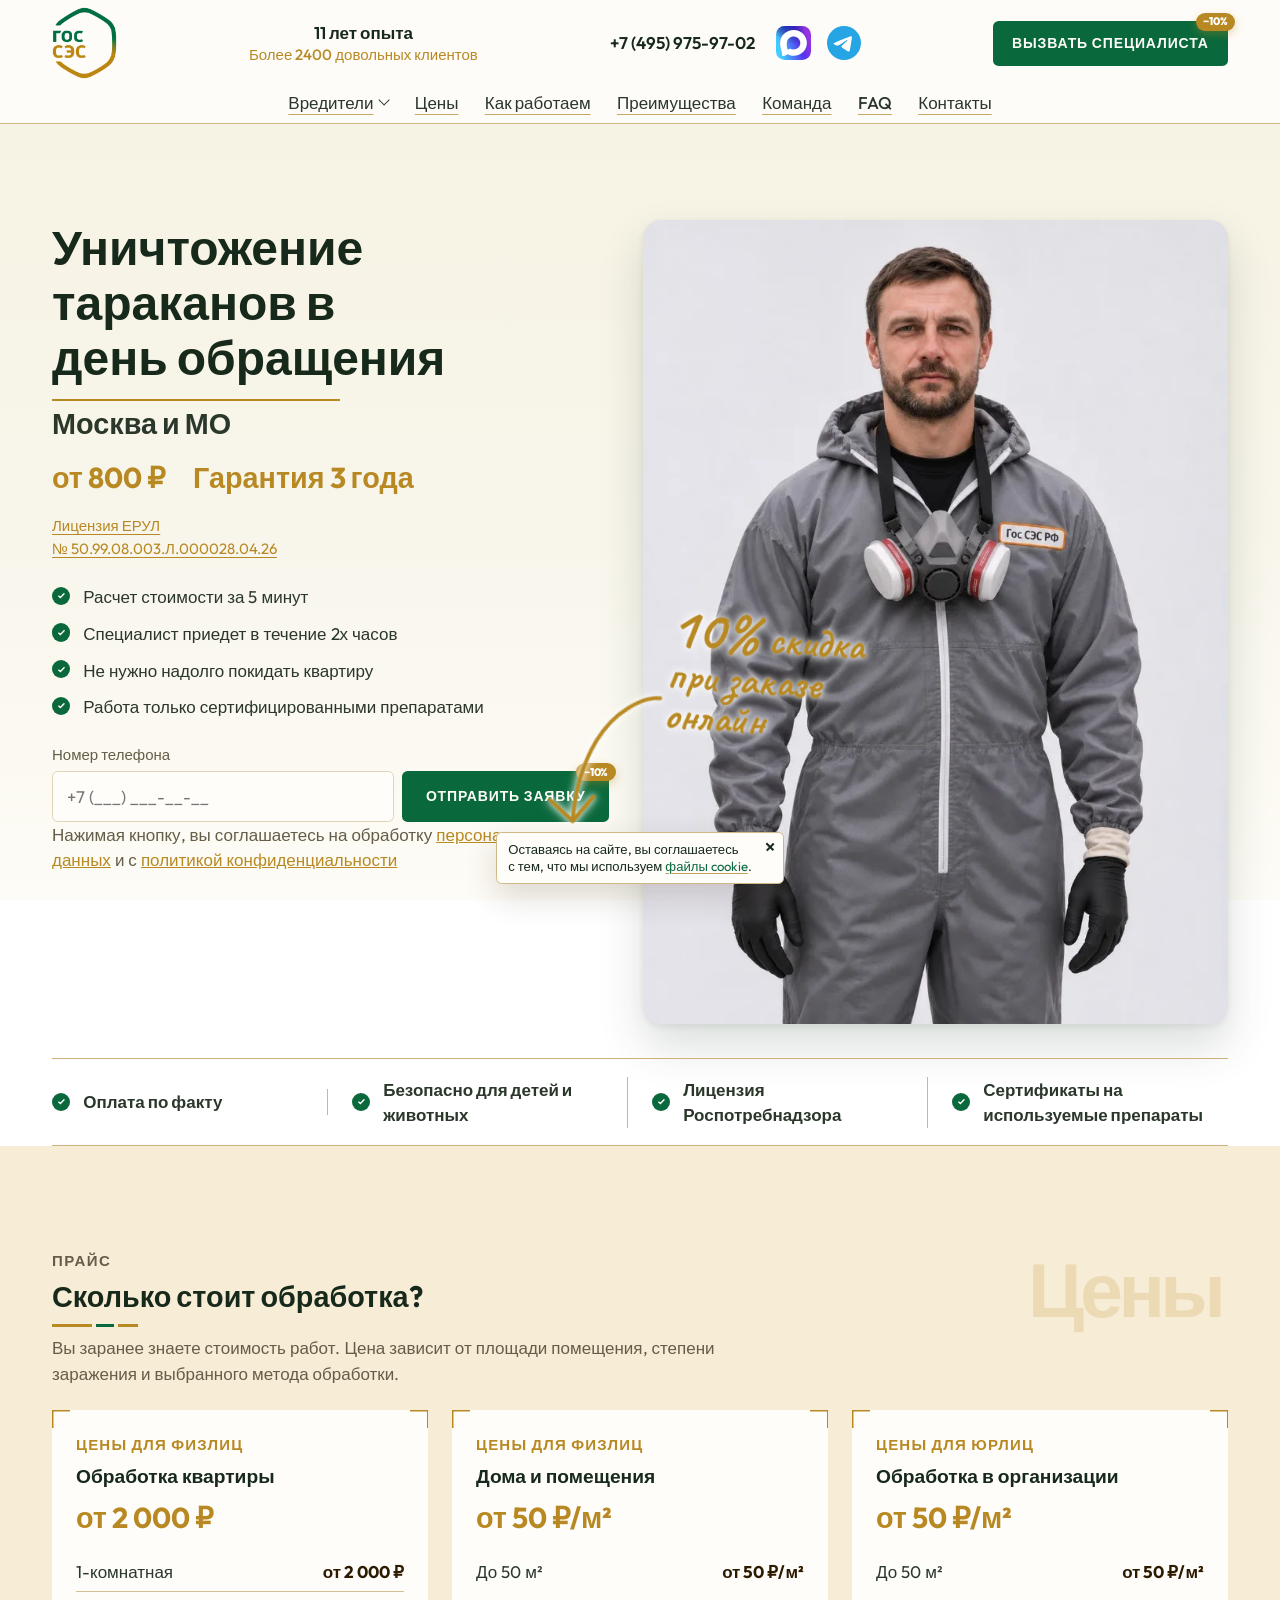
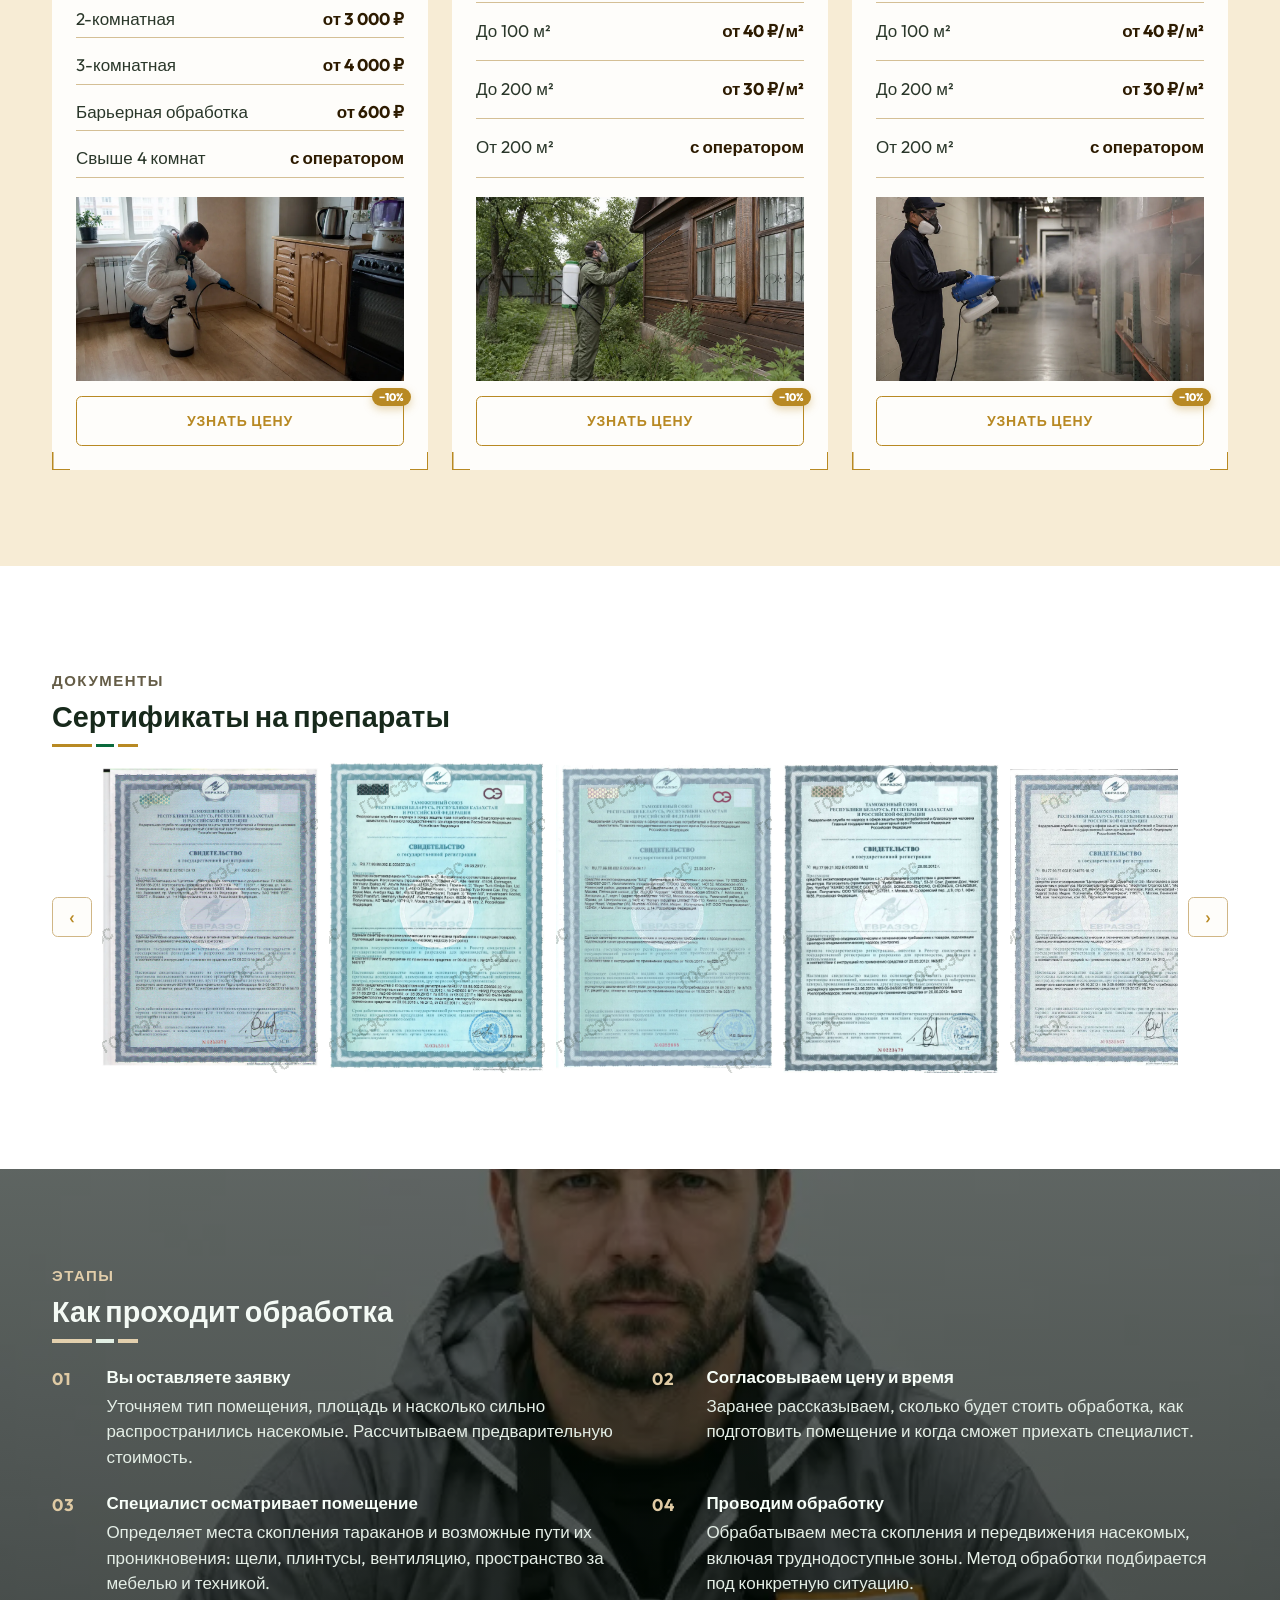
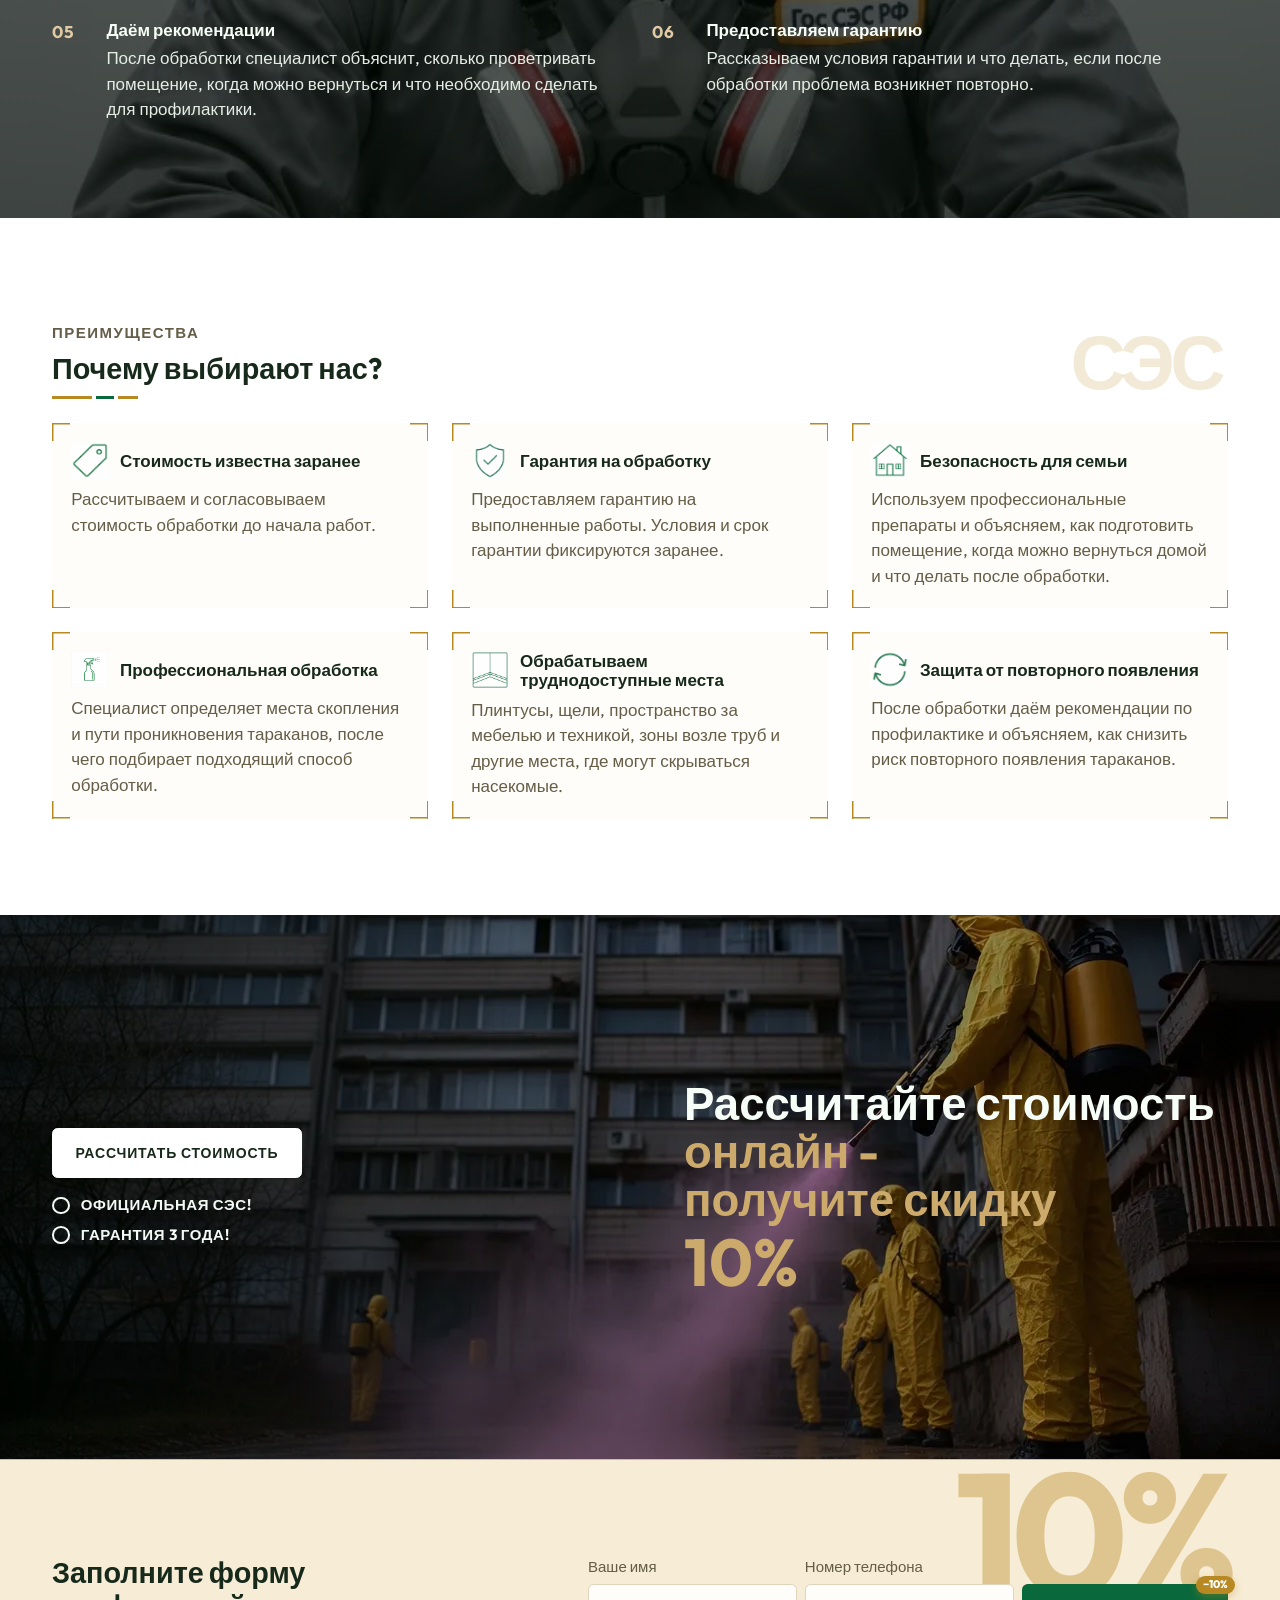
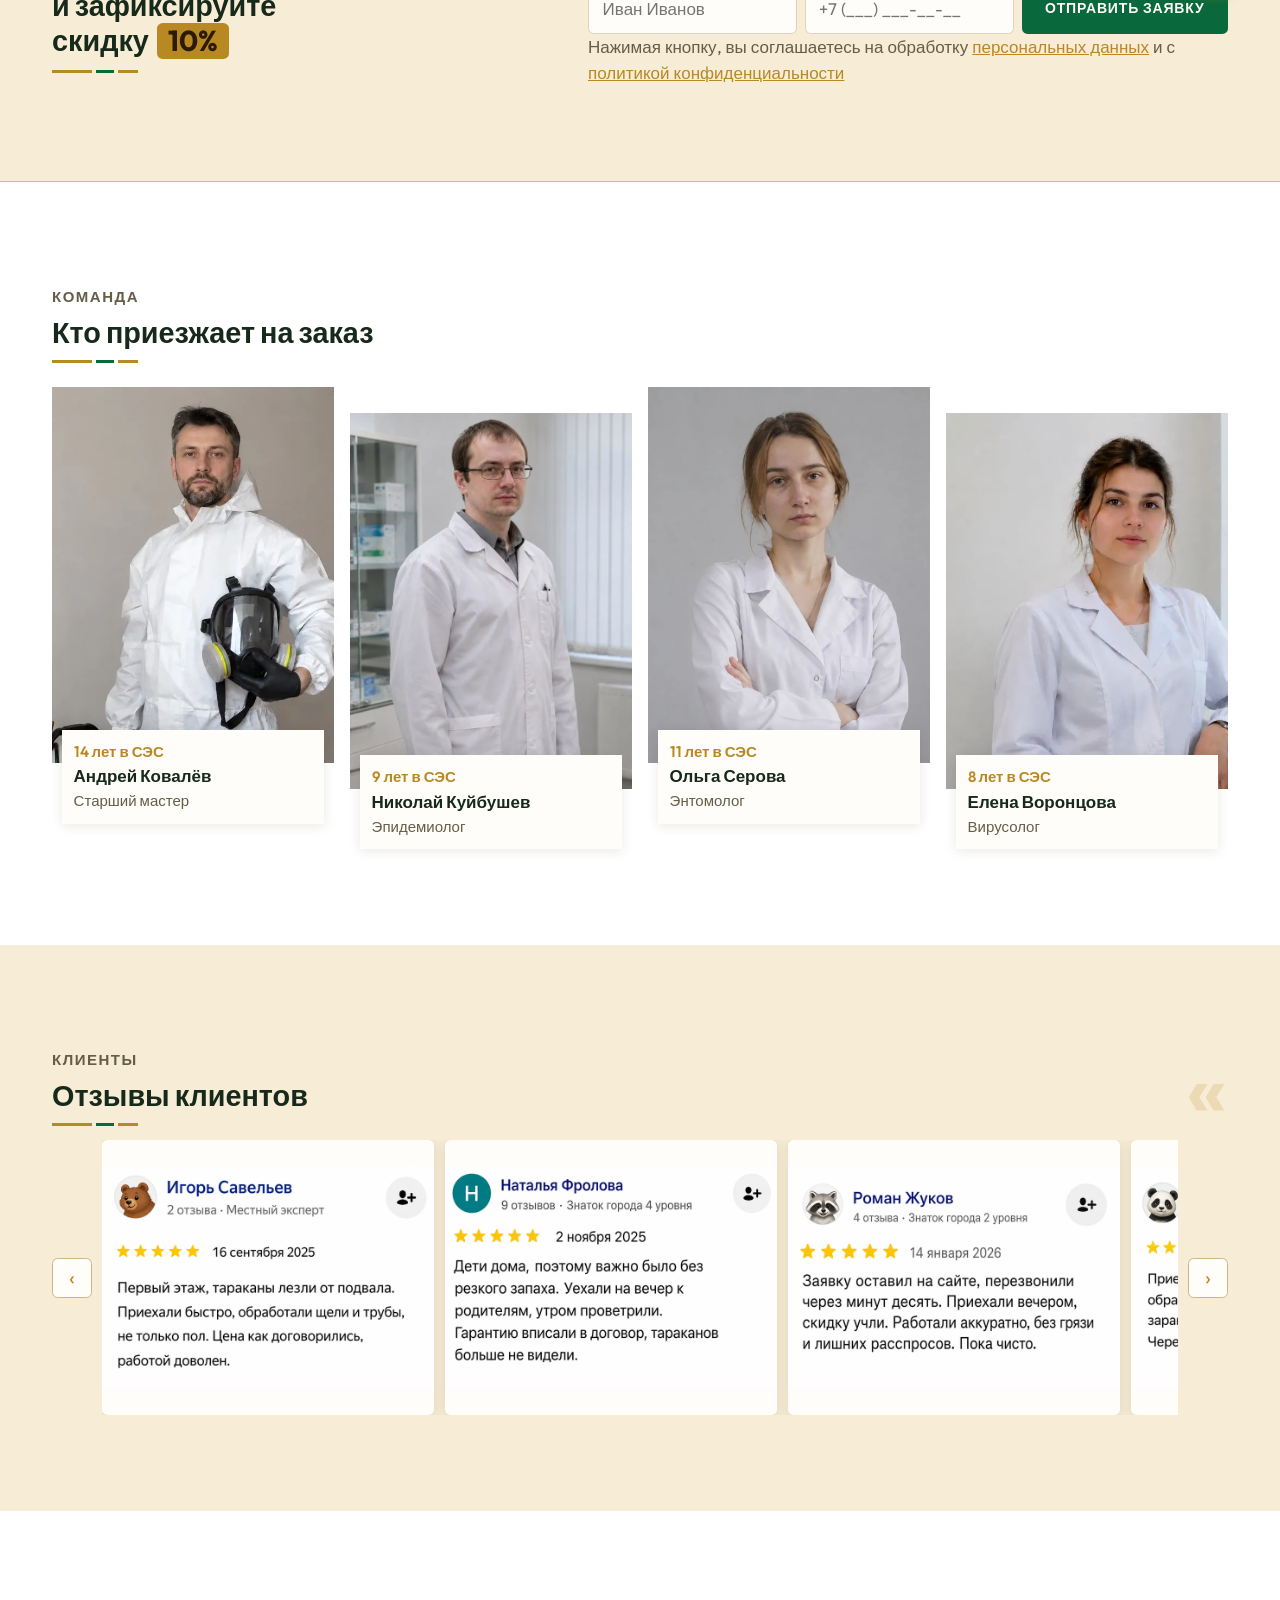
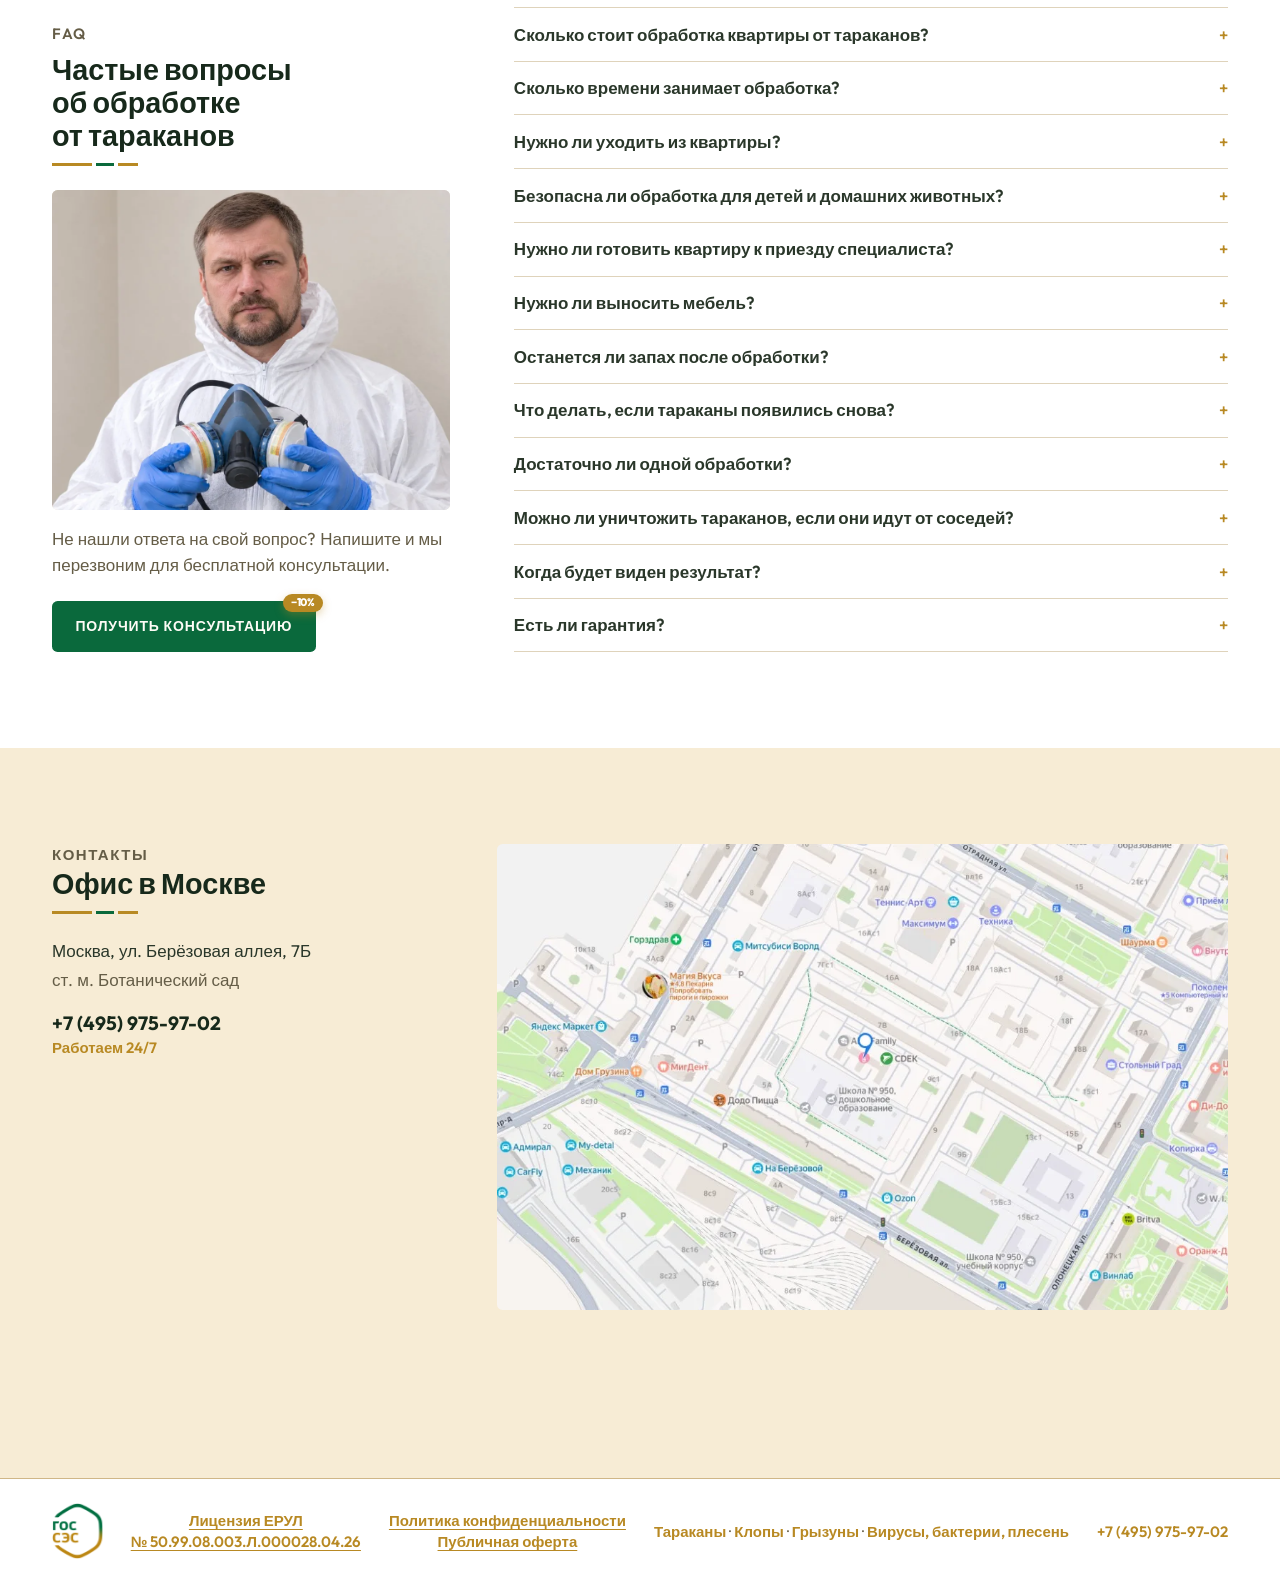
<file: tarakany.html>
<!DOCTYPE html>
<html lang="ru">
<head>
    <meta charset="utf-8">
    <meta name="viewport" content="width=device-width, initial-scale=1">
    <title>Уничтожение тараканов в день обращения</title>
    <meta name="description" content="Дезинсекция от тараканов с гарантией в договоре. Цена известна заранее. Выезд от 30–60 минут.">
    <link rel="icon" href="assets/img/favicon/favicon.svg" type="image/svg+xml">
    <link rel="icon" href="assets/img/favicon/favicon.ico" sizes="48x48">
    <link rel="apple-touch-icon" href="assets/img/favicon/apple-touch-icon.png">
    <meta name="theme-color" content="#f4f0e6">
    <link rel="preconnect" href="https://fonts.googleapis.com">
    <link rel="preconnect" href="https://fonts.gstatic.com" crossorigin>
    <link href="https://fonts.googleapis.com/css2?family=Caveat:wght@700&family=Outfit:wght@400;500;600;700&display=swap" rel="stylesheet">
    <link rel="stylesheet" href="assets/css/main.css">
    <!-- Yandex.Metrika counter -->
    <script type="text/javascript">
        (function(m,e,t,r,i,k,a){
            m[i]=m[i]||function(){(m[i].a=m[i].a||[]).push(arguments)};
            m[i].l=1*new Date();
            for (var j = 0; j < document.scripts.length; j++) {if (document.scripts[j].src === r) { return; }}
            k=e.createElement(t),a=e.getElementsByTagName(t)[0],k.async=1,k.src=r,a.parentNode.insertBefore(k,a)
        })(window, document,'script','https://mc.yandex.ru/metrika/tag.js?id=114209573', 'ym');

        ym(114209573, 'init', {ssr:true, webvisor:true, clickmap:true, ecommerce:"dataLayer", referrer: document.referrer, url: location.href, accurateTrackBounce:true, trackLinks:true});
    </script>
    <noscript><div><img src="https://mc.yandex.ru/watch/114209573" style="position:absolute; left:-9999px;" alt="" /></div></noscript>
    <!-- /Yandex.Metrika counter -->
</head>
<body>
    <header class="site-header">
        <div class="wrap">
            <a class="site-logo" href="index.html">
                <img src="assets/img/logo.webp" alt="ГОС СЭС">
                <span>ГОС СЭС</span>
            </a>
            <input class="nav-check visually-hidden" id="nav-on" type="checkbox">
            <div class="header-end">
                <div class="header-meta is-stats">
                    <p class="header-city">11 лет опыта</p>
                    <p class="header-hours">Более 2400 довольных клиентов</p>
                </div>
                <div class="header-mid">
                    <a class="header-phone" href="tel:+74959759702">+7 (495) 975-97-02</a>
                    <div class="header-social">
                        <a href="https://max.ru/u/f9LHodD0cOJitkMRdVPSU_ykallpCi2oolahQbnlsm-IitpahW5vZCmAij8" target="_blank" rel="noopener noreferrer"><img src="assets/img/social-max.svg" alt="Макс" width="24" height="24"></a>
                        <a href="https://t.me/dezcentrses" target="_blank" rel="noopener noreferrer"><img src="assets/img/social-tg.svg" alt="Telegram" width="24" height="24"></a>
                    </div>
                </div>
                <a class="btn btn-primary" href="#call" data-open-modal>Вызвать специалиста<span class="btn-off" aria-hidden="true">−10%</span></a>
            </div>
            <label class="nav-burger" for="nav-on">
                <span class="visually-hidden">Меню</span>
                <span class="nav-burger-icon" aria-hidden="true"></span>
            </label>
            <div class="nav-modal">
                <label class="nav-modal-dismiss" for="nav-on">
                    <span class="visually-hidden">Закрыть меню</span>
                </label>
                <div class="nav-modal-card">
                    <nav class="site-nav" aria-label="Разделы">
                        <details class="nav-drop">
                            <summary>Вредители</summary>
                            <div class="nav-drop-list">
                                <a href="tarakany.html">Тараканы</a>
                                <a href="klopy.html">Клопы</a>
                                <a href="gryzuny.html">Грызуны</a>
                                <a href="dezinfekciya.html">Вирусы, бактерии, плесень</a>
                            </div>
                        </details>
                        <a href="#services">Цены</a>
                        <a href="#process">Как работаем</a>
                        <a href="#why">Преимущества</a>
                        <a href="#team">Команда</a>
                        <a href="#faq">FAQ</a>
                        <a href="#contacts">Контакты</a>
                    </nav>
                    <div class="nav-modal-end">
                        <div class="header-meta is-stats">
                            <p class="header-city">11 лет опыта</p>
                            <p class="header-hours">Более 2400 довольных клиентов</p>
                        </div>
                        <div class="header-social">
                            <a href="https://max.ru/u/f9LHodD0cOJitkMRdVPSU_ykallpCi2oolahQbnlsm-IitpahW5vZCmAij8" target="_blank" rel="noopener noreferrer"><img src="assets/img/social-max.svg" alt="Макс" width="24" height="24"></a>
                            <a href="https://t.me/dezcentrses" target="_blank" rel="noopener noreferrer"><img src="assets/img/social-tg.svg" alt="Telegram" width="24" height="24"></a>
                        </div>
                        <a class="header-phone" href="tel:+74959759702">+7 (495) 975-97-02</a>
                        <a class="btn btn-primary" href="#call" data-open-modal>Вызвать специалиста<span class="btn-off" aria-hidden="true">−10%</span></a>
                    </div>
                </div>
            </div>
        </div>
    </header>

    <main id="content">
        <section class="hero">
            <div class="wrap hero-grid">
                <div class="hero-copy">
                    <div class="hero-lead">
                        <h1>Уничтожение тараканов в день обращения</h1>
                        <p class="hero-place">Москва и МО</p>
                    </div>
                    <p class="hero-price"><span class="hero-price-sum">от 800 ₽</span><span class="hero-guarantee">Гарантия 3 года</span></p>
                    <p class="hero-license"><a href="assets/img/license-erul.webp" data-open-doc>Лицензия ЕРУЛ<br>№ 50.99.08.003.Л.000028.04.26</a></p>
                    <ul class="checks" role="list">
                        <li>Расчет стоимости за 5 минут</li>
                        <li>Специалист приедет в течение 2х часов</li>
                        <li>Не нужно надолго покидать квартиру</li>
                        <li>Работа только сертифицированными препаратами</li>
                    </ul>
                    <div class="hero-form">
                    <p class="hero-offer">
                        <span class="hero-offer-text"><b>10%</b> скидка при заказе онлайн</span>
                        <svg class="hero-offer-arrow" viewBox="0 0 160 136" fill="none" aria-hidden="true">
                            <path d="M148 16c-18-6-52 2-78 28-18 18-34 42-46 78"/>
                            <path d="M6 94 24 122 52 102"/>
                        </svg>
                    </p>
                    <div class="form-box">
                        <form action="#" method="post" novalidate>
                            <div class="form-row is-phone">
                                <div class="field">
                                    <label for="hero-phone">Номер телефона</label>
                                    <input id="hero-phone" name="phone" type="tel" inputmode="tel" autocomplete="tel" placeholder="+7 (___) ___-__-__" required>
                                </div>
                                <button class="btn btn-primary" type="submit">Отправить заявку<span class="btn-off" aria-hidden="true">−10%</span></button>
                            </div>
                            <p class="form-error" hidden></p>
                            <p class="form-note">Нажимая кнопку, вы соглашаетесь на обработку <a href="soglasie.html">персональных данных</a> и с <a href="privacy.html">политикой конфиденциальности</a></p>
                        </form>
                        <p class="form-done" hidden>Заявка принята. Перезвоним согласовать время.</p>
                    </div>
                    </div>
                </div>
                <figure class="hero-visual">
                    <img src="assets/img/hero.webp" alt="Специалист Гос СЭС в защитном костюме" width="745" height="1024" fetchpriority="high">
                </figure>
            </div>
        </section>

        <section class="trust" aria-label="Коротко">
            <ul class="trust-list checks wrap" role="list">
                <li>Оплата по факту</li>
                <li>Безопасно для детей и животных</li>
                <li>Лицензия Роспотребнадзора</li>
                <li>Сертификаты на используемые препараты</li>
            </ul>
        </section>

        <section class="section" id="services" data-mark="Цены">
            <div class="wrap">
                <div class="section-head">
                    <p class="section-kicker">Прайс</p>
                    <h2>Сколько стоит обработка?</h2>
                    <p>Вы заранее знаете стоимость работ. Цена зависит от площади помещения, степени заражения и выбранного метода обработки.</p>
                </div>
                <div class="price-board" id="price">
                    <article class="price-row mark-frame">
                        <p class="price-kind">Цены для физлиц</p>
                        <h3>Обработка квартиры</h3>
                        <p class="amount">от 2 000 ₽</p>
                        <ul class="price-list" role="list">
                            <li><span>1-комнатная</span><b>от 2 000 ₽</b></li>
                            <li><span>2-комнатная</span><b>от 3 000 ₽</b></li>
                            <li><span>3-комнатная</span><b>от 4 000 ₽</b></li>
                            <li><span>Барьерная обработка</span><b>от 600 ₽</b></li>
                            <li><span>Свыше 4 комнат</span><b>с оператором</b></li>
                        </ul>
                        <figure class="price-shot">
                            <img src="assets/img/price-apartment.webp" alt="Обработка квартиры" width="1200" height="800" loading="lazy">
                        </figure>
                        <a class="btn btn-ghost" href="#call" data-open-modal data-plan="Обработка квартиры">Узнать цену<span class="btn-off" aria-hidden="true">−10%</span></a>
                    </article>
                    <article class="price-row mark-frame">
                        <p class="price-kind">Цены для физлиц</p>
                        <h3>Дома и помещения</h3>
                        <p class="amount">от 50 ₽/м²</p>
                        <ul class="price-list" role="list">
                            <li><span>До 50 м²</span><b>от 50 ₽/м²</b></li>
                            <li><span>До 100 м²</span><b>от 40 ₽/м²</b></li>
                            <li><span>До 200 м²</span><b>от 30 ₽/м²</b></li>
                            <li><span>От 200 м²</span><b>с оператором</b></li>
                        </ul>
                        <figure class="price-shot">
                            <img src="assets/img/price-house.webp" alt="Обработка частного дома" width="1200" height="800" loading="lazy">
                        </figure>
                        <a class="btn btn-ghost" href="#call" data-open-modal data-plan="Дома и помещения">Узнать цену<span class="btn-off" aria-hidden="true">−10%</span></a>
                    </article>
                    <article class="price-row mark-frame">
                        <p class="price-kind">Цены для юрлиц</p>
                        <h3>Обработка в организации</h3>
                        <p class="amount">от 50 ₽/м²</p>
                        <ul class="price-list" role="list">
                            <li><span>До 50 м²</span><b>от 50 ₽/м²</b></li>
                            <li><span>До 100 м²</span><b>от 40 ₽/м²</b></li>
                            <li><span>До 200 м²</span><b>от 30 ₽/м²</b></li>
                            <li><span>От 200 м²</span><b>с оператором</b></li>
                        </ul>
                        <figure class="price-shot">
                            <img src="assets/img/price-org.webp" alt="Обработка организации" width="1200" height="800" loading="lazy">
                        </figure>
                        <a class="btn btn-ghost" href="#call" data-open-modal data-plan="Обработка в организации">Узнать цену<span class="btn-off" aria-hidden="true">−10%</span></a>
                    </article>
                </div>
            </div>
        </section>

        <section class="section" id="certs">
            <div class="wrap">
                <div class="section-head">
                    <p class="section-kicker">Документы</p>
                    <h2>Сертификаты на препараты</h2>
                </div>
                <div class="certs-carousel" data-shot-carousel="#cert-view">
                    <button class="certs-arrow is-prev" type="button" aria-label="Назад">‹</button>
                    <div class="certs-track">
                        <button class="certs-item" type="button" data-cert-src="assets/img/certs/01-cigatrin.webp">
                            <img src="assets/img/certs/01-cigatrin.webp" alt="Свидетельство: Цигатрин" width="1221" height="1680" loading="lazy">
                        </button>
                        <button class="certs-item" type="button" data-cert-src="assets/img/certs/02-solfac-ew50.webp">
                            <img src="assets/img/certs/02-solfac-ew50.webp" alt="Свидетельство: Сольфак EW 50" width="1187" height="1680" loading="lazy">
                        </button>
                        <button class="certs-item" type="button" data-cert-src="assets/img/certs/03-bac-2017.webp">
                            <img src="assets/img/certs/03-bac-2017.webp" alt="Свидетельство о государственной регистрации, 2017" width="1180" height="1680" loading="lazy">
                        </button>
                        <button class="certs-item" type="button" data-cert-src="assets/img/certs/04-sv-2012.webp">
                            <img src="assets/img/certs/04-sv-2012.webp" alt="Свидетельство о государственной регистрации, 2012" width="1197" height="1680" loading="lazy">
                        </button>
                        <button class="certs-item" type="button" data-cert-src="assets/img/certs/05-scan.webp">
                            <img src="assets/img/certs/05-scan.webp" alt="Свидетельство: Циперметрин 25" width="744" height="1024" loading="lazy">
                        </button>
                        <button class="certs-item" type="button" data-cert-src="assets/img/certs/06-agran.webp">
                            <img src="assets/img/certs/06-agran.webp" alt="Свидетельство: Агран" width="1187" height="1680" loading="lazy">
                        </button>
                        <button class="certs-item" type="button" data-cert-src="assets/img/certs/07-acetin-super.webp">
                            <img src="assets/img/certs/07-acetin-super.webp" alt="Свидетельство: Ацетин Супер КЭ" width="1188" height="1680" loading="lazy">
                        </button>
                        <button class="certs-item" type="button" data-cert-src="assets/img/certs/08-titan.webp">
                            <img src="assets/img/certs/08-titan.webp" alt="Свидетельство: Титан" width="1226" height="1680" loading="lazy">
                        </button>
                        <button class="certs-item" type="button" data-cert-src="assets/img/certs/09-imidin-forte.webp">
                            <img src="assets/img/certs/09-imidin-forte.webp" alt="Свидетельство: Имидин Фортэ" width="1177" height="1680" loading="lazy">
                        </button>
                        <button class="certs-item" type="button" data-cert-src="assets/img/certs/10-solfac-duo.webp">
                            <img src="assets/img/certs/10-solfac-duo.webp" alt="Свидетельство: Сольфак Дуо СК 7,5%" width="1187" height="1679" loading="lazy">
                        </button>
                        <button class="certs-item" type="button" data-cert-src="assets/img/certs/11-k-othrine.webp">
                            <img src="assets/img/certs/11-k-othrine.webp" alt="Свидетельство: К-Отрин СК 50" width="1186" height="1680" loading="lazy">
                        </button>
                        <button class="certs-item" type="button" data-cert-src="assets/img/certs/12-effectiv.webp">
                            <img src="assets/img/certs/12-effectiv.webp" alt="Свидетельство: Эффектив" width="1186" height="1680" loading="lazy">
                        </button>
                        <button class="certs-item" type="button" data-cert-src="assets/img/certs/13-bombei.webp">
                            <img src="assets/img/certs/13-bombei.webp" alt="Свидетельство: Бомбей" width="1188" height="1680" loading="lazy">
                        </button>
                    </div>
                    <button class="certs-arrow is-next" type="button" aria-label="Вперёд">›</button>
                </div>
            </div>
        </section>

        <section class="process" id="process">
            <div class="process-bg" aria-hidden="true">
                <img src="assets/img/process.webp" alt="" width="683" height="1024" loading="lazy">
            </div>
            <div class="wrap process-copy">
                <p class="section-kicker">Этапы</p>
                <h2>Как проходит обработка</h2>
                <ol class="process-list">
                    <li>
                        <span class="process-num" aria-hidden="true">01</span>
                        <div>
                            <h3>Вы оставляете заявку</h3>
                            <p>Уточняем тип помещения, площадь и насколько сильно распространились насекомые. Рассчитываем предварительную стоимость.</p>
                        </div>
                    </li>
                    <li>
                        <span class="process-num" aria-hidden="true">02</span>
                        <div>
                            <h3>Согласовываем цену и время</h3>
                            <p>Заранее рассказываем, сколько будет стоить обработка, как подготовить помещение и когда сможет приехать специалист.</p>
                        </div>
                    </li>
                    <li>
                        <span class="process-num" aria-hidden="true">03</span>
                        <div>
                            <h3>Специалист осматривает помещение</h3>
                            <p>Определяет места скопления тараканов и возможные пути их проникновения: щели, плинтусы, вентиляцию, пространство за мебелью и техникой.</p>
                        </div>
                    </li>
                    <li>
                        <span class="process-num" aria-hidden="true">04</span>
                        <div>
                            <h3>Проводим обработку</h3>
                            <p>Обрабатываем места скопления и передвижения насекомых, включая труднодоступные зоны. Метод обработки подбирается под конкретную ситуацию.</p>
                        </div>
                    </li>
                    <li>
                        <span class="process-num" aria-hidden="true">05</span>
                        <div>
                            <h3>Даём рекомендации</h3>
                            <p>После обработки специалист объяснит, сколько проветривать помещение, когда можно вернуться и что необходимо сделать для профилактики.</p>
                        </div>
                    </li>
                    <li>
                        <span class="process-num" aria-hidden="true">06</span>
                        <div>
                            <h3>Предоставляем гарантию</h3>
                            <p>Рассказываем условия гарантии и что делать, если после обработки проблема возникнет повторно.</p>
                        </div>
                    </li>
                </ol>
            </div>
        </section>

        <section class="section" id="why" data-mark="СЭС">
            <div class="wrap">
                <div class="section-head">
                    <p class="section-kicker">Преимущества</p>
                    <h2>Почему выбирают нас?</h2>
                </div>
                <ul class="reasons-list" role="list">
                    <li>
                        <div class="reasons-head">
                            <img src="assets/img/icons/icon-price.webp" alt="" width="48" height="48">
                            <h3>Стоимость известна заранее</h3>
                        </div>
                        <p>Рассчитываем и согласовываем стоимость обработки до начала работ.</p>
                    </li>
                    <li>
                        <div class="reasons-head">
                            <img src="assets/img/icons/icon-guarantee.webp" alt="" width="48" height="48">
                            <h3>Гарантия на обработку</h3>
                        </div>
                        <p>Предоставляем гарантию на выполненные работы. Условия и срок гарантии фиксируются заранее.</p>
                    </li>
                    <li>
                        <div class="reasons-head">
                            <img src="assets/img/icons/icon-family.webp" alt="" width="48" height="48">
                            <h3>Безопасность для семьи</h3>
                        </div>
                        <p>Используем профессиональные препараты и объясняем, как подготовить помещение, когда можно вернуться домой и что делать после обработки.</p>
                    </li>
                    <li>
                        <div class="reasons-head">
                            <img src="assets/img/icons/icon-treatment.webp" alt="" width="48" height="48">
                            <h3>Профессиональная обработка</h3>
                        </div>
                        <p>Специалист определяет места скопления и пути проникновения тараканов, после чего подбирает подходящий способ обработки.</p>
                    </li>
                    <li>
                        <div class="reasons-head">
                            <img src="assets/img/icons/icon-corners.webp" alt="" width="48" height="48">
                            <h3>Обрабатываем труднодоступные места</h3>
                        </div>
                        <p>Плинтусы, щели, пространство за мебелью и техникой, зоны возле труб и другие места, где могут скрываться насекомые.</p>
                    </li>
                    <li>
                        <div class="reasons-head">
                            <img src="assets/img/icons/icon-prevention.webp" alt="" width="48" height="48">
                            <h3>Защита от повторного появления</h3>
                        </div>
                        <p>После обработки даём рекомендации по профилактике и объясняем, как снизить риск повторного появления тараканов.</p>
                    </li>
                </ul>
            </div>
        </section>

        <section class="quiz">
            <div class="quiz-bg" aria-hidden="true">
                <img src="assets/img/quiz-treatment.webp" alt="" width="1280" height="720" loading="lazy">
            </div>
            <div class="wrap quiz-grid">
                <div class="quiz-side">
                    <button class="btn quiz-start" type="button">Рассчитать стоимость</button>
                    <ul class="quiz-points" role="list">
                        <li>Официальная СЭС!</li>
                        <li>Гарантия 3 года!</li>
                    </ul>
                </div>
                <div class="quiz-copy">
                    <h2>Рассчитайте стоимость<span class="quiz-offer">онлайн - получите скидку</span><span class="quiz-off">10%</span></h2>
                </div>
            </div>
            <div class="wrap quiz-panel is-off">
                <button class="quiz-back" type="button"><img src="assets/img/quiz/back.svg" alt="" width="24" height="24">Назад</button>
                <div class="quiz-step">
                    <h3 tabindex="-1">Какая у вас проблема?</h3>
                    <div class="quiz-options">
                        <button class="quiz-option" type="button" data-quiz-value="Насекомые">
                            <img src="assets/img/quiz/bug.svg" alt="" width="48" height="48">
                            <span>Насекомые</span>
                        </button>
                        <button class="quiz-option" type="button" data-quiz-value="Грызуны">
                            <img src="assets/img/quiz/rodent.svg" alt="" width="48" height="48">
                            <span>Грызуны</span>
                        </button>
                        <button class="quiz-option" type="button" data-quiz-value="Запах">
                            <img src="assets/img/quiz/smell.svg" alt="" width="48" height="48">
                            <span>Запах</span>
                        </button>
                        <button class="quiz-option" type="button" data-quiz-value="Плесень">
                            <img src="assets/img/quiz/mold.svg" alt="" width="48" height="48">
                            <span>Плесень</span>
                        </button>
                        <button class="quiz-option" type="button" data-quiz-value="Другое">
                            <img src="assets/img/quiz/other.svg" alt="" width="48" height="48">
                            <span>Другое</span>
                        </button>
                    </div>
                </div>
                <div class="quiz-step is-off">
                    <h3 tabindex="-1">Где необходимо произвести обработку?</h3>
                    <div class="quiz-options">
                        <button class="quiz-option" type="button" data-quiz-value="Квартира">
                            <img src="assets/img/quiz/flat.svg" alt="" width="48" height="48">
                            <span>Квартира</span>
                        </button>
                        <button class="quiz-option" type="button" data-quiz-value="Дом">
                            <img src="assets/img/quiz/house.svg" alt="" width="48" height="48">
                            <span>Дом</span>
                        </button>
                        <button class="quiz-option" type="button" data-quiz-value="Участок">
                            <img src="assets/img/quiz/plot.svg" alt="" width="48" height="48">
                            <span>Участок</span>
                        </button>
                        <button class="quiz-option" type="button" data-quiz-value="Коммерческое помещение">
                            <img src="assets/img/quiz/shop.svg" alt="" width="48" height="48">
                            <span>Коммерческое помещение</span>
                        </button>
                        <button class="quiz-option" type="button" data-quiz-value="Другое">
                            <img src="assets/img/quiz/other.svg" alt="" width="48" height="48">
                            <span>Другое</span>
                        </button>
                    </div>
                </div>
                <div class="quiz-step is-off">
                    <h3 tabindex="-1">Как быстро требуется обработка?</h3>
                    <div class="quiz-options">
                        <button class="quiz-option" type="button" data-quiz-value="Срочно — сегодня">
                            <img src="assets/img/quiz/clock.svg" alt="" width="48" height="48">
                            <span>Срочно — сегодня</span>
                        </button>
                        <button class="quiz-option" type="button" data-quiz-value="В ближайшие 2–3 дня">
                            <img src="assets/img/quiz/calendar.svg" alt="" width="48" height="48">
                            <span>В ближайшие 2–3 дня</span>
                        </button>
                        <button class="quiz-option" type="button" data-quiz-value="В течение недели">
                            <img src="assets/img/quiz/week.svg" alt="" width="48" height="48">
                            <span>В течение недели</span>
                        </button>
                        <button class="quiz-option" type="button" data-quiz-value="Другое">
                            <img src="assets/img/quiz/other.svg" alt="" width="48" height="48">
                            <span>Другое</span>
                        </button>
                    </div>
                </div>
                <div class="quiz-step is-off">
                    <h3 tabindex="-1">Уже пробовали бороться с проблемой?</h3>
                    <div class="quiz-options">
                        <button class="quiz-option" type="button" data-quiz-value="Да, самостоятельно, но без результата">
                            <img src="assets/img/quiz/self.svg" alt="" width="48" height="48">
                            <span>Да, самостоятельно, но без результата</span>
                        </button>
                        <button class="quiz-option" type="button" data-quiz-value="Да, вызывали других специалистов — не помогло">
                            <img src="assets/img/quiz/specialists.svg" alt="" width="48" height="48">
                            <span>Да, вызывали других специалистов — не помогло</span>
                        </button>
                        <button class="quiz-option" type="button" data-quiz-value="Нет, сразу к профессионалам">
                            <img src="assets/img/quiz/shield.svg" alt="" width="48" height="48">
                            <span>Нет, сразу к профессионалам</span>
                        </button>
                    </div>
                </div>
                <form class="quiz-form quiz-step is-off" action="#" method="post" novalidate>
                    <h3 tabindex="-1">Куда отправить расчёт?</h3>
                    <input type="hidden" name="note" value="">
                    <div class="quiz-body">
                    <div class="quiz-fields">
                        <div class="field">
                            <label for="quiz-phone">Номер телефона</label>
                            <input id="quiz-phone" name="phone" type="tel" inputmode="tel" autocomplete="tel" maxlength="18" placeholder="+7 (___) ___-__-__" required>
                        </div>
                        <div class="field">
                            <label for="quiz-name">Ваше имя</label>
                            <input id="quiz-name" name="name" type="text" autocomplete="name" required>
                        </div>
                    </div>
                    <label class="quiz-consent">
                        <input type="checkbox" name="consent">
                        <span>Я согласен(-на) на обработку <a href="soglasie.html">персональных данных</a> и с <a href="privacy.html">политикой конфиденциальности</a></span>
                    </label>
                    <p class="form-error" hidden></p>
                    <button class="btn btn-primary" type="submit">Отправить</button>
                    </div>
                </form>
            </div>
        </section>

        <section class="lead" id="lead">
            <div class="wrap lead-grid">
                <h2>Заполните форму и зафиксируйте скидку <span class="lead-off">10%</span></h2>
                <div class="form-box">
                    <form action="#" method="post" novalidate>
                        <div class="form-row is-lead">
                            <div class="field">
                                <label for="lead-name">Ваше имя</label>
                                <input id="lead-name" name="name" type="text" autocomplete="name" placeholder="Иван Иванов" required>
                            </div>
                            <div class="field">
                                <label for="lead-phone">Номер телефона</label>
                                <input id="lead-phone" name="phone" type="tel" inputmode="tel" autocomplete="tel" placeholder="+7 (___) ___-__-__" required>
                            </div>
                            <button class="btn btn-primary" type="submit">Отправить заявку<span class="btn-off" aria-hidden="true">−10%</span></button>
                        </div>
                        <p class="form-error" hidden></p>
                        <p class="form-note">Нажимая кнопку, вы соглашаетесь на обработку <a href="soglasie.html">персональных данных</a> и с <a href="privacy.html">политикой конфиденциальности</a></p>
                    </form>
                    <p class="form-done" hidden>Заявка принята. Перезвоним и зафиксируем скидку.</p>
                </div>
            </div>
        </section>

        <section class="section team" id="team">
            <div class="wrap">
                <div class="section-head">
                    <p class="section-kicker">Команда</p>
                    <h2>Кто приезжает на заказ</h2>
                </div>
                <ul class="team-list" role="list">
                    <li>
                        <figure class="team-card">
                            <img src="assets/img/team-master.webp" alt="Андрей Ковалёв, старший мастер" width="1024" height="682" loading="lazy">
                            <figcaption>
                                <p class="team-years">14 лет в СЭС</p>
                                <h3>Андрей Ковалёв</h3>
                                <p>Старший мастер</p>
                            </figcaption>
                        </figure>
                    </li>
                    <li>
                        <figure class="team-card">
                            <img class="is-down" src="assets/img/team-epidemiolog.webp" alt="Николай Куйбушев, эпидемиолог" width="682" height="1024" loading="lazy">
                            <figcaption>
                                <p class="team-years">9 лет в СЭС</p>
                                <h3>Николай Куйбушев</h3>
                                <p>Эпидемиолог</p>
                            </figcaption>
                        </figure>
                    </li>
                    <li>
                        <figure class="team-card">
                            <img src="assets/img/team-entomolog.webp" alt="Ольга Серова, энтомолог" width="1024" height="1004" loading="lazy">
                            <figcaption>
                                <p class="team-years">11 лет в СЭС</p>
                                <h3>Ольга Серова</h3>
                                <p>Энтомолог</p>
                            </figcaption>
                        </figure>
                    </li>
                    <li>
                        <figure class="team-card">
                            <img class="is-side" src="assets/img/team-virolog.webp" alt="Елена Воронцова, вирусолог" width="1024" height="682" loading="lazy">
                            <figcaption>
                                <p class="team-years">8 лет в СЭС</p>
                                <h3>Елена Воронцова</h3>
                                <p>Вирусолог</p>
                            </figcaption>
                        </figure>
                    </li>
                </ul>
            </div>
        </section>

        <section class="reviews" id="reviews" data-mark="«">
            <div class="wrap">
                <div class="section-head">
                    <p class="section-kicker">Клиенты</p>
                    <h2>Отзывы клиентов</h2>
                </div>
                <div class="certs-carousel reviews-carousel" data-shot-carousel="#review-view">
                    <button class="certs-arrow is-prev" type="button" aria-label="Назад">‹</button>
                    <div class="certs-track">
                        <button class="certs-item" type="button" data-cert-src="assets/img/reviews/review-maps-igor.webp">
                            <img src="assets/img/reviews/review-maps-igor.webp" alt="Отзыв Игоря Савельева на Яндекс Картах" width="1536" height="1024" loading="lazy">
                        </button>
                        <button class="certs-item" type="button" data-cert-src="assets/img/reviews/review-maps-natalya.webp">
                            <img src="assets/img/reviews/review-maps-natalya.webp" alt="Отзыв Натальи Фроловой на Яндекс Картах" width="1536" height="1024" loading="lazy">
                        </button>
                        <button class="certs-item" type="button" data-cert-src="assets/img/reviews/review-maps-roman.webp">
                            <img src="assets/img/reviews/review-maps-roman.webp" alt="Отзыв Романа Жукова на Яндекс Картах" width="1536" height="1024" loading="lazy">
                        </button>
                        <button class="certs-item" type="button" data-cert-src="assets/img/reviews/review-maps-maria.webp">
                            <img src="assets/img/reviews/review-maps-maria.webp" alt="Отзыв Марии Соколовой на Яндекс Картах" width="1536" height="1024" loading="lazy">
                        </button>
                        <button class="certs-item" type="button" data-cert-src="assets/img/reviews/review-maps-anna.webp">
                            <img src="assets/img/reviews/review-maps-anna.webp" alt="Отзыв Анны Кузнецовой на Яндекс Картах" width="959" height="609" loading="lazy">
                        </button>
                        <button class="certs-item" type="button" data-cert-src="assets/img/reviews/review-maps-andrey.webp">
                            <img src="assets/img/reviews/review-maps-andrey.webp" alt="Отзыв Андрея Белова на Яндекс Картах" width="1536" height="1024" loading="lazy">
                        </button>
                        <button class="certs-item" type="button" data-cert-src="assets/img/reviews/review-maps-dmitry.webp">
                            <img src="assets/img/reviews/review-maps-dmitry.webp" alt="Отзыв Дмитрия Орлова на Яндекс Картах" width="960" height="617" loading="lazy">
                        </button>
                        <button class="certs-item" type="button" data-cert-src="assets/img/reviews/review-maps-elena.webp">
                            <img src="assets/img/reviews/review-maps-elena.webp" alt="Отзыв Елены Смирновой на Яндекс Картах" width="956" height="792" loading="lazy">
                        </button>
                        <button class="certs-item" type="button" data-cert-src="assets/img/reviews/review-maps-olga.webp">
                            <img src="assets/img/reviews/review-maps-olga.webp" alt="Отзыв Ольги Васильевой на Яндекс Картах" width="1536" height="1024" loading="lazy">
                        </button>
                        <button class="certs-item" type="button" data-cert-src="assets/img/reviews/review-maps-ivan.webp">
                            <img src="assets/img/reviews/review-maps-ivan.webp" alt="Отзыв Ивана Петрова на Яндекс Картах" width="952" height="750" loading="lazy">
                        </button>
                    </div>
                    <button class="certs-arrow is-next" type="button" aria-label="Вперёд">›</button>
                </div>
            </div>
        </section>

        <section class="section faq" id="faq">
            <div class="wrap faq-grid">
                <div class="faq-intro">
                    <p class="section-kicker">FAQ</p>
                    <h2>Частые вопросы об обработке от тараканов</h2>
                    <figure class="faq-shot">
                        <img src="assets/img/faq.webp" alt="Специалист со средством защиты" width="1024" height="768" loading="lazy">
                    </figure>
                    <p>Не нашли ответа на свой вопрос? Напишите и мы перезвоним для бесплатной консультации.</p>
                    <a class="btn btn-primary" href="#call" data-open-modal>Получить консультацию<span class="btn-off" aria-hidden="true">−10%</span></a>
                </div>
                <div class="faq-list">
                    <details>
                        <summary>Сколько стоит обработка квартиры от тараканов?</summary>
                        <p>Стоимость зависит от площади помещения, степени заражения и выбранного метода обработки. Предварительную цену специалист рассчитает до выезда после нескольких уточняющих вопросов.</p>
                    </details>
                    <details>
                        <summary>Сколько времени занимает обработка?</summary>
                        <p>Продолжительность зависит от площади и степени заражения. В большинстве случаев обработка обычной квартиры занимает около 30–60 минут.</p>
                    </details>
                    <details>
                        <summary>Нужно ли уходить из квартиры?</summary>
                        <p>Во время обработки в помещении не должны находиться посторонние люди и домашние животные. Специалист заранее расскажет, когда можно будет вернуться и сколько времени необходимо проветривать квартиру.</p>
                    </details>
                    <details>
                        <summary>Безопасна ли обработка для детей и домашних животных?</summary>
                        <p>Используем профессиональные средства для дезинсекции и соблюдаем требования к их применению. Перед обработкой расскажем, как подготовить помещение, продукты, детские вещи и домашних животных.</p>
                    </details>
                    <details>
                        <summary>Нужно ли готовить квартиру к приезду специалиста?</summary>
                        <p>Да, но сложной подготовки обычно не требуется. Необходимо убрать открытые продукты и посуду, обеспечить доступ к плинтусам и местам возможного скопления тараканов. Подробную инструкцию дадим заранее.</p>
                    </details>
                    <details>
                        <summary>Нужно ли выносить мебель?</summary>
                        <p>Обычно нет. Важно обеспечить специалисту доступ к плинтусам, трубам, пространству под раковиной и другим местам, где могут находиться тараканы.</p>
                    </details>
                    <details>
                        <summary>Останется ли запах после обработки?</summary>
                        <p>Это зависит от применяемого препарата и способа обработки. После завершения работ специалист расскажет, сколько необходимо проветривать помещение и какие поверхности следует протереть.</p>
                    </details>
                    <details>
                        <summary>Что делать, если тараканы появились снова?</summary>
                        <p>Повторное появление возможно, например, если насекомые проникают из соседних квартир или общедомовых помещений. Специалист поможет определить возможные пути проникновения и даст рекомендации по профилактике. Если случай подпадает под условия гарантии, действуем согласно гарантийным обязательствам.</p>
                    </details>
                    <details>
                        <summary>Достаточно ли одной обработки?</summary>
                        <p>Во многих случаях одной профессиональной обработки достаточно, однако результат зависит от степени заражения, состояния помещения и источника появления насекомых. При сложных случаях специалист заранее объяснит, может ли потребоваться повторная обработка.</p>
                    </details>
                    <details>
                        <summary>Можно ли уничтожить тараканов, если они идут от соседей?</summary>
                        <p>Обработка позволяет уничтожить насекомых в квартире и значительно снизить риск их повторного появления. Дополнительно специалист может рекомендовать обработку путей проникновения — вентиляции, щелей, зон возле труб и коммуникаций.</p>
                    </details>
                    <details>
                        <summary>Когда будет виден результат?</summary>
                        <p>Часть насекомых погибает во время и вскоре после обработки, однако действие препаратов продолжается некоторое время. Поэтому отдельные тараканы могут встречаться и после проведения дезинсекции.</p>
                    </details>
                    <details>
                        <summary>Есть ли гарантия?</summary>
                        <p>Да, на обработку предоставляется гарантия в соответствии с условиями оказания услуги. Срок и условия гарантии сообщаем до начала работ.</p>
                    </details>
                </div>
            </div>
        </section>

        <section class="section contacts" id="contacts">
            <div class="wrap contacts-grid">
                <div class="contacts-copy">
                    <div class="section-head">
                        <p class="section-kicker">Контакты</p>
                        <h2>Офис в Москве</h2>
                    </div>
                    <address class="contacts-address">
                        <p>Москва, ул. Берёзовая аллея, 7Б</p>
                        <p class="contacts-metro">ст. м. Ботанический сад</p>
                    </address>
                    <p><a class="contacts-phone" href="tel:+74959759702">+7 (495) 975-97-02</a></p>
                    <p class="contacts-hours">Работаем 24/7</p>
                </div>
                <div class="contacts-map">
                    <img src="assets/img/office-map.webp" alt="Офис на карте: Москва, ул. Берёзовая аллея, 7Б" width="1024" height="653" loading="lazy">
                </div>
            </div>
        </section>
    </main>

    <footer class="site-footer">
        <div class="wrap">
            <a class="site-logo" href="index.html">
                <img src="assets/img/logo.webp" alt="ГОС СЭС">
                <span>ГОС СЭС</span>
            </a>
            <p><a class="is-doc" href="assets/img/license-erul.webp" data-open-doc>Лицензия ЕРУЛ<br>№ 50.99.08.003.Л.000028.04.26</a></p>
            <p><a class="is-doc" href="privacy.html">Политика конфиденциальности</a><br><a class="is-doc" href="oferta.html">Публичная оферта</a></p>
            <p><a href="tarakany.html">Тараканы</a> · <a href="klopy.html">Клопы</a> · <a href="gryzuny.html">Грызуны</a> · <a href="dezinfekciya.html">Вирусы, бактерии, плесень</a></p>
            <p><a href="tel:+74959759702">+7 (495) 975-97-02</a></p>
        </div>
    </footer>

    <dialog class="modal" id="call" aria-labelledby="call-title">
        <button class="modal-close" type="button" data-close-modal aria-label="Закрыть"></button>
        <h2 id="call-title">Оставьте номер</h2>
        <div class="modal-deal">
            <span class="modal-deal-badge">−10%</span>
            <p class="modal-deal-text">Зафиксируем скидку 10% для заказа с сайта</p>
        </div>
        <p class="modal-lead">Перезвоним и согласуем время выезда.</p>
        <div class="form-box">
            <form action="#" method="post" novalidate>
                <input type="hidden" id="lead-plan" name="plan" value="">
                <div class="field">
                    <label for="modal-name">Ваше имя</label>
                    <input id="modal-name" name="name" type="text" autocomplete="name" placeholder="Иван Иванов" required>
                </div>
                <div class="field">
                    <label for="modal-phone">Номер телефона</label>
                    <input id="modal-phone" name="phone" type="tel" inputmode="tel" autocomplete="tel" placeholder="+7 (___) ___-__-__" required>
                </div>
                <button class="btn btn-primary" type="submit">Отправить заявку<span class="btn-off" aria-hidden="true">−10%</span></button>
                <p class="form-error" hidden></p>
                <p class="form-note">Нажимая кнопку, вы соглашаетесь на обработку <a href="soglasie.html">персональных данных</a> и с <a href="privacy.html">политикой конфиденциальности</a></p>
            </form>
            <p class="form-done" hidden>Заявка принята. Перезвоним согласовать время.</p>
        </div>
    </dialog>

    <dialog class="cert-lightbox" id="cert-view" aria-label="Просмотр сертификата">
        <button class="cert-lightbox-close" type="button" data-cert-close aria-label="Закрыть"></button>
        <div class="cert-lightbox-stage">
            <button class="certs-arrow is-prev" type="button" data-cert-prev aria-label="Предыдущий">‹</button>
            <img alt="">
            <button class="certs-arrow is-next" type="button" data-cert-next aria-label="Следующий">›</button>
        </div>
    </dialog>

    <dialog class="cert-lightbox" id="review-view" aria-label="Просмотр отзыва">
        <button class="cert-lightbox-close" type="button" data-cert-close aria-label="Закрыть"></button>
        <div class="cert-lightbox-stage">
            <button class="certs-arrow is-prev" type="button" data-cert-prev aria-label="Предыдущий">‹</button>
            <img alt="">
            <button class="certs-arrow is-next" type="button" data-cert-next aria-label="Следующий">›</button>
        </div>
    </dialog>

    <dialog class="cert-lightbox" id="license-view" aria-label="Просмотр лицензии">
        <button class="cert-lightbox-close" type="button" data-cert-close aria-label="Закрыть"></button>
        <div class="cert-lightbox-stage">
            <img src="assets/img/license-erul.webp" alt="Лицензия ЕРУЛ № 50.99.08.003.Л.000028.04.26" width="1309" height="1853">
        </div>
    </dialog>

    <script src="assets/js/media.js"></script>
    <script src="assets/js/nav.js" defer></script>
    <script src="assets/js/forms.js" defer></script>
    <script src="assets/js/quiz.js" defer></script>
    <script src="assets/js/certs.js" defer></script>
    <div class="cookie" id="cookie" hidden>
        <p>Оставаясь на сайте, вы соглашаетесь<br>с тем, что мы используем <a href="cookies.html">файлы cookie</a>.</p>
        <button class="cookie-x" type="button" aria-label="Закрыть"></button>
    </div>
    <script src="assets/js/cookie.js"></script>

    <link rel="stylesheet" href="https://cdn.envybox.io/widget/cbk.css">
    <script type="text/javascript" src="https://cdn.envybox.io/widget/cbk.js?wcb_code=e65398c9c5c36e1660ae6822b784f4d7" charset="UTF-8" async></script>
</body>
</html>
</file>
<file: assets/css/main.css>
@layer reset, tokens, base, layout, components, utilities, motion;

@import url("./reset.css") layer(reset);
@import url("./tokens.css") layer(tokens);
@import url("./base.css") layer(base);
@import url("./layout.css") layer(layout);
@import url("./components/button.css") layer(components);
@import url("./components/form.css") layer(components);
@import url("./components/header.css") layer(components);
@import url("./components/nav.css") layer(components);
@import url("./components/footer.css") layer(components);
@import url("./components/modal.css") layer(components);
@import url("./components/cookie.css") layer(components);
@import url("./sections/hero.css") layer(components);
@import url("./sections/trust.css") layer(components);
@import url("./sections/pricing.css") layer(components);
@import url("./sections/process.css") layer(components);
@import url("./sections/quiz.css") layer(components);
@import url("./sections/certs.css") layer(components);
@import url("./sections/reasons.css") layer(components);
@import url("./sections/lead.css") layer(components);
@import url("./sections/team.css") layer(components);
@import url("./sections/reviews.css") layer(components);
@import url("./sections/faq.css") layer(components);
@import url("./sections/contacts.css") layer(components);
@import url("./utilities.css") layer(utilities);
@import url("./motion.css") layer(motion);
</file>
<file: assets/css/sections/legal.css>
@layer components {
  .legal-back {
    font-weight: 600;
    font-size: var(--step--1);
    color: var(--color-ink);
  }

  .legal-back:hover {
    color: var(--color-gold);
  }

  .legal {
    padding-block: var(--section-space);
  }

  .legal-doc {
    max-width: 40rem;
  }

  .legal-doc h1 {
    font-size: var(--step-2);
    max-width: 22ch;
  }

  .legal-updated {
    margin: 0.7rem 0 var(--space-4);
    color: var(--color-muted);
    font-size: var(--step--1);
  }

  .legal-doc h2 {
    margin-top: var(--space-5);
    font-size: var(--step-0);
  }

  .legal-doc p,
  .legal-doc li {
    color: var(--color-muted);
  }

  .legal-doc ul {
    margin: 0.6rem 0;
    padding-inline-start: 1.15rem;
    display: grid;
    gap: 0.35rem;
  }

  .legal-doc a {
    color: var(--color-gold);
    text-decoration: underline;
    text-underline-offset: 0.18em;
  }
}
</file>
<file: assets/css/sections/desk.css>
@layer components {
  .desk {
    padding-block: var(--space-6);
  }

  .desk-head {
    margin-bottom: var(--space-5);
  }

  .desk-head h1 {
    font-size: var(--step-2);
  }

  .desk-head p {
    margin: 0.45rem 0 0;
    color: var(--color-muted);
    max-width: 42rem;
  }

  .desk-form {
    display: grid;
    gap: var(--space-5);
  }

  .desk-grid {
    display: grid;
    gap: var(--space-3);
  }

  .desk-form h2 {
    margin-bottom: 0.7rem;
    font-size: var(--step-0);
  }

  .desk-form .field span {
    font-size: var(--step--1);
    color: var(--color-muted);
  }

  .desk-form textarea,
  .desk-form select {
    width: 100%;
    min-height: 3.15rem;
    padding: 0.55rem 0.85rem;
    border: 1px solid var(--color-border);
    border-radius: var(--radius-s);
    background: var(--color-surface);
    font: inherit;
  }

  .desk-form textarea {
    min-height: 8rem;
    resize: vertical;
  }

  .desk-form textarea:focus,
  .desk-form select:focus {
    border-color: var(--color-gold);
    outline: none;
  }

  .desk-lines {
    display: grid;
    gap: 0.65rem;
  }

  .desk-line {
    display: grid;
    gap: 0.45rem;
    padding: 0.75rem 0 0;
    border-top: 1px solid var(--color-border);
  }

  .desk-line-sum {
    margin: 0;
    font-weight: 600;
  }

  .desk-line-remove {
    justify-self: start;
    min-height: 2.4rem;
    padding-inline: 0.8rem;
    font-size: 0.8rem;
  }

  .desk-total {
    margin: 0.85rem 0 0;
    font-size: var(--step-1);
    font-weight: 700;
  }

  .desk-actions {
    display: flex;
    flex-wrap: wrap;
    gap: 0.65rem;
    align-items: center;
  }

  .desk-actions .form-error {
    flex: 1 1 100%;
  }

  .desk-actions.is-add {
    padding-top: 2.5rem;
  }

  @media (min-width: 48rem) {
    .desk-grid.is-2 {
      grid-template-columns: 1fr 1fr;
    }

    .desk-grid.is-3 {
      grid-template-columns: 1fr 1fr 8rem;
    }

    .desk-line {
      grid-template-columns: 1.5fr 1.1fr 0.7fr 0.8fr 7rem auto;
      align-items: end;
      border-top: 0;
      padding: 0;
    }

    .desk-line-sum {
      min-width: 7rem;
    }
  }
}
</file>
<file: assets/css/sections/mark.css>
@layer components {
  .mark {
    padding-block: var(--space-6);
  }

  .mark-head {
    margin-bottom: var(--space-4);
  }

  .mark-head h1 {
    font-size: var(--step-2);
  }

  .mark-bar {
    display: flex;
    flex-wrap: wrap;
    gap: 0.65rem;
    align-items: center;
    margin-bottom: var(--space-4);
  }

  .mark-bar .btn {
    cursor: pointer;
  }

  .mark-bar .form-error,
  .mark-name {
    flex: 1 1 100%;
    margin: 0;
  }

  .mark-name {
    color: var(--color-muted);
    font-size: var(--step--1);
  }

  .mark-stage {
    display: grid;
    gap: 1rem;
    width: min(100%, 48rem);
  }

  .mark-page {
    position: relative;
    background: var(--color-surface);
    box-shadow: 0 0.4rem 1.4rem color-mix(in oklab, var(--color-ink) 10%, transparent);
  }

  .mark-page canvas {
    display: block;
    width: 100%;
    height: auto;
  }

  .mark-item {
    position: absolute;
    left: 0;
    top: 0;
    width: 8rem;
    cursor: grab;
    touch-action: none;
    user-select: none;
    outline: 1px dashed var(--color-gold);
  }

  .mark-item:active {
    cursor: grabbing;
  }

  .mark-item.is-stamp {
    width: 22%;
  }

  .mark-item.is-sign {
    width: 16%;
  }

  .mark-item img {
    display: block;
    width: 100%;
    pointer-events: none;
  }

  .mark-resize {
    position: absolute;
    right: 0;
    bottom: 0;
    width: 0.75rem;
    height: 0.75rem;
    background: var(--color-gold);
    cursor: nwse-resize;
    touch-action: none;
  }

  .mark-item:focus-visible {
    outline: 2px solid var(--color-gold);
    outline-offset: 2px;
  }
}
</file>
<file: assets/css/sections/thanks.css>
@layer components {
  .legal-back {
    font-weight: 600;
    font-size: var(--step--1);
    color: var(--color-ink);
  }

  .legal-back:hover {
    color: var(--color-gold);
  }

  .thanks {
    padding-block: var(--section-space);
  }

  .thanks h1 {
    max-width: 10ch;
    font-size: clamp(2.4rem, 1.5rem + 3.5vw, 3.6rem);
    line-height: 1.02;
  }

  .thanks p {
    margin-top: 0.9rem;
    max-width: 18ch;
    font-size: var(--step-1);
    color: var(--color-muted);
  }
}
</file>
